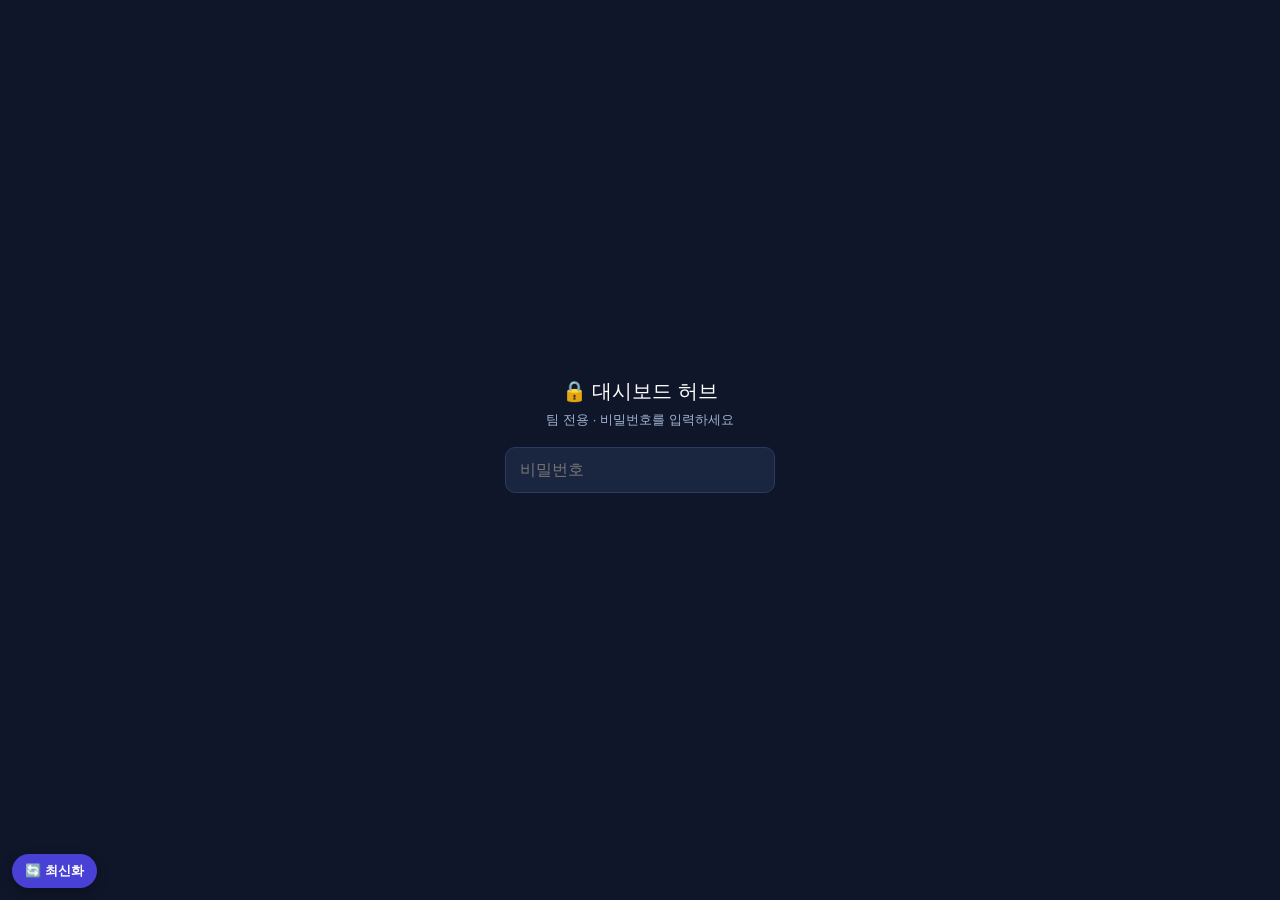
<file: index.html>
<!DOCTYPE html><html lang="ko"><head><meta charset="utf-8"><meta name="viewport" content="width=device-width,initial-scale=1"><title>대시보드 허브</title><!--PWA--><link rel="manifest" href="/dash/pwa/hub/manifest.json"><meta name="theme-color" content="#4f46e5"><meta name="mobile-web-app-capable" content="yes"><meta name="apple-mobile-web-app-capable" content="yes"><meta name="apple-mobile-web-app-status-bar-style" content="black-translucent"><meta name="apple-mobile-web-app-title" content="허브"><link rel="apple-touch-icon" href="/dash/pwa/hub/icon180.png"></head><body style="margin:0;font-family:'Malgun Gothic',sans-serif;background:#0f1629;min-height:100vh">
<div id="pwgate" style="position:fixed;inset:0;background:#0f1629;display:flex;align-items:center;justify-content:center;z-index:99999;flex-direction:column;font-family:'Malgun Gothic',sans-serif">
  <div style="color:#fff;font-size:20px;margin-bottom:6px">🔒 대시보드 허브</div>
  <div style="color:#9fb3d1;font-size:13px;margin-bottom:18px">팀 전용 · 비밀번호를 입력하세요</div>
  <input id="pwin" type="password" autocomplete="off" style="padding:13px 14px;font-size:16px;border-radius:10px;border:1px solid #2a3b5e;width:240px;background:#1a2540;color:#fff;outline:none" placeholder="비밀번호">
  <div id="pwerr" style="color:#f87171;margin-top:12px;height:18px;font-size:13px"></div>
</div>
<script>
(function(){
  var PW="5생활관!";
  var g=document.getElementById('pwgate');
  if(sessionStorage.getItem('cdash_ok')==='1'){g.style.display='none';return;}
  document.body.style.overflow='hidden';
  function ok(){sessionStorage.setItem('cdash_ok','1');g.style.display='none';document.body.style.overflow='';}
  function check(){var v=document.getElementById('pwin').value;if(v===PW){ok();}else{document.getElementById('pwerr').textContent='비밀번호가 틀렸습니다';}}
  var i=document.getElementById('pwin');
  i.addEventListener('keydown',function(e){if(e.key==='Enter')check();});
  setTimeout(function(){i.focus();},100);
})();
</script>

<div style="max-width:560px;margin:0 auto;padding:48px 20px;color:#fff">
  <div style="font-size:24px;font-weight:700;margin-bottom:6px">🗂️ 대시보드</div>
  <div style="color:#9fb3d1;font-size:14px;margin-bottom:28px">팀 전용 · 아래에서 선택하세요</div>
  <a href="consult.html" style="display:block;background:#1a2540;border:1px solid #2a3b5e;border-radius:14px;padding:20px;margin-bottom:14px;text-decoration:none;color:#fff"><div style="font-size:18px;font-weight:600">💼 컨설팅 대시보드</div><div style="color:#9fb3d1;font-size:13px;margin-top:4px">정책자금·보험·세무 CRM</div></a>
  <a href="status.html" style="display:block;background:#1a2540;border:1px solid #2a3b5e;border-radius:14px;padding:20px;margin-bottom:14px;text-decoration:none;color:#fff"><div style="font-size:18px;font-weight:600">📊 T봇 현황판</div><div style="color:#9fb3d1;font-size:13px;margin-top:4px">직원 가동·실측 현황</div></a>
  <a href="dash.html" style="display:block;background:#1a2540;border:1px solid #2a3b5e;border-radius:14px;padding:20px;text-decoration:none;color:#fff"><div style="font-size:18px;font-weight:600">📦 위탁 대시보드 (통합)</div><div style="color:#9fb3d1;font-size:13px;margin-top:4px">키 하나로 사장님/대행자 화면 자동 구분</div></a>
</div><!-- DASH_AUTOFRESH v1 -->
<button id="dashRefreshBtn" title="최신화" onclick="dashForceRefresh()" style="position:fixed;left:12px;bottom:12px;z-index:99999;border:none;background:rgba(79,70,229,.92);color:#fff;border-radius:20px;padding:8px 13px;font-size:13px;font-weight:800;box-shadow:0 4px 12px rgba(0,0,0,.28);cursor:pointer;font-family:'Malgun Gothic',sans-serif">🔄 최신화</button>
<script>window.__DASHVER__="2026-07-15 17:02";</script><div id="dashVerBadge" title="배포 버전 — 이 시각 이후가 최신" style="position:fixed;left:12px;bottom:54px;z-index:99998;background:rgba(17,24,39,.80);color:#c7d2fe;border-radius:13px;padding:4px 10px;font-size:11px;font-weight:700;letter-spacing:.2px;box-shadow:0 3px 9px rgba(0,0,0,.22);font-family:'Malgun Gothic',sans-serif;pointer-events:none">v2026-07-15 17:02</div><script>try{if(window.__SYNC__)document.getElementById("dashVerBadge").textContent="v"+window.__SYNC__;}catch(e){}</script>
<script>
function dashForceRefresh(){
  try{
    if('serviceWorker' in navigator){ navigator.serviceWorker.getRegistrations().then(function(rs){rs.forEach(function(r){r.unregister();});}); }
    if(window.caches && caches.keys){ caches.keys().then(function(ks){ks.forEach(function(k){caches.delete(k);});}); }
  }catch(e){}
  setTimeout(function(){ location.replace(location.pathname+'?_r='+Date.now()); }, 250);
}
(function(){
  try{
    fetch(location.pathname,{method:'HEAD',cache:'no-store'}).then(function(r){
      var tag=r.headers.get('ETag')||r.headers.get('Last-Modified'); if(!tag) return;
      var key='dashver:'+location.pathname, prev=localStorage.getItem(key);
      localStorage.setItem(key,tag);
      if(prev && prev!==tag && location.search.indexOf('_r=')===-1){
        location.replace(location.pathname+'?_r='+Date.now());
      }
    }).catch(function(){});
  }catch(e){}
})();
</script>
</body></html>
</file>
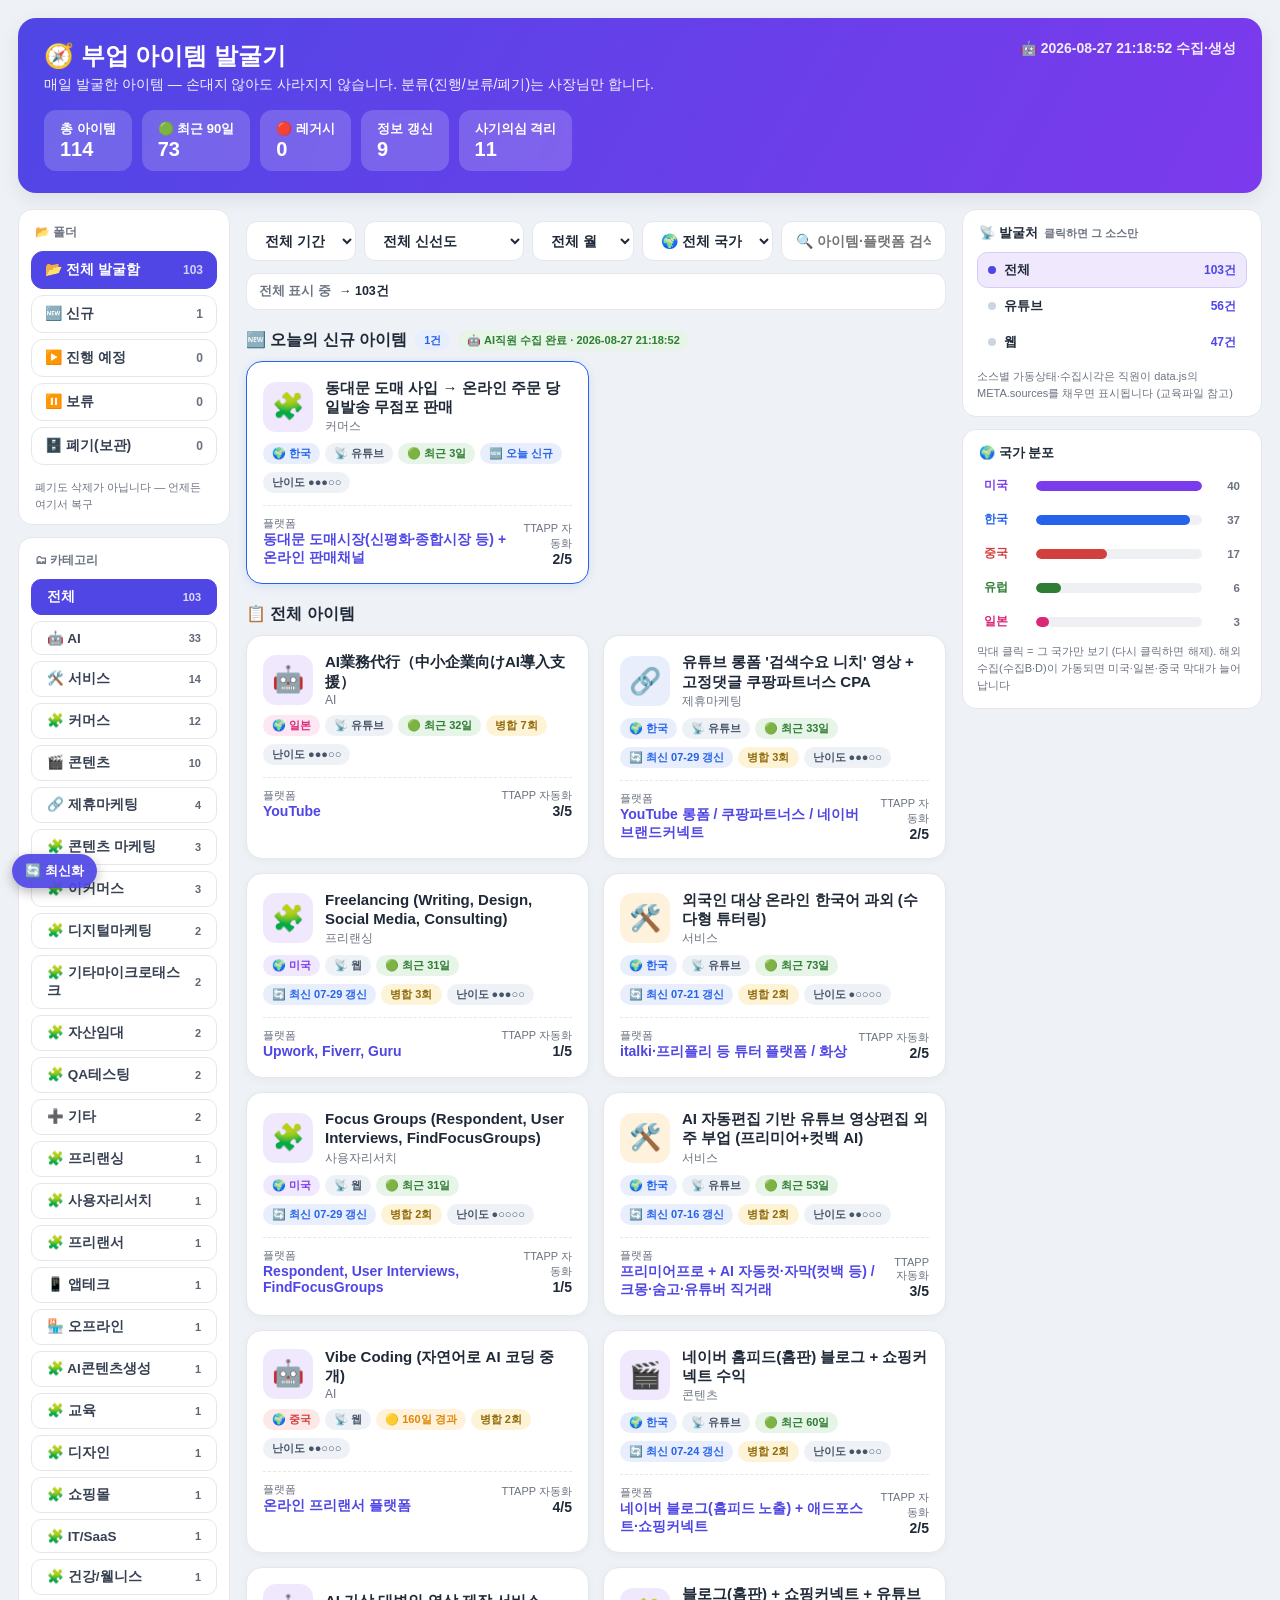
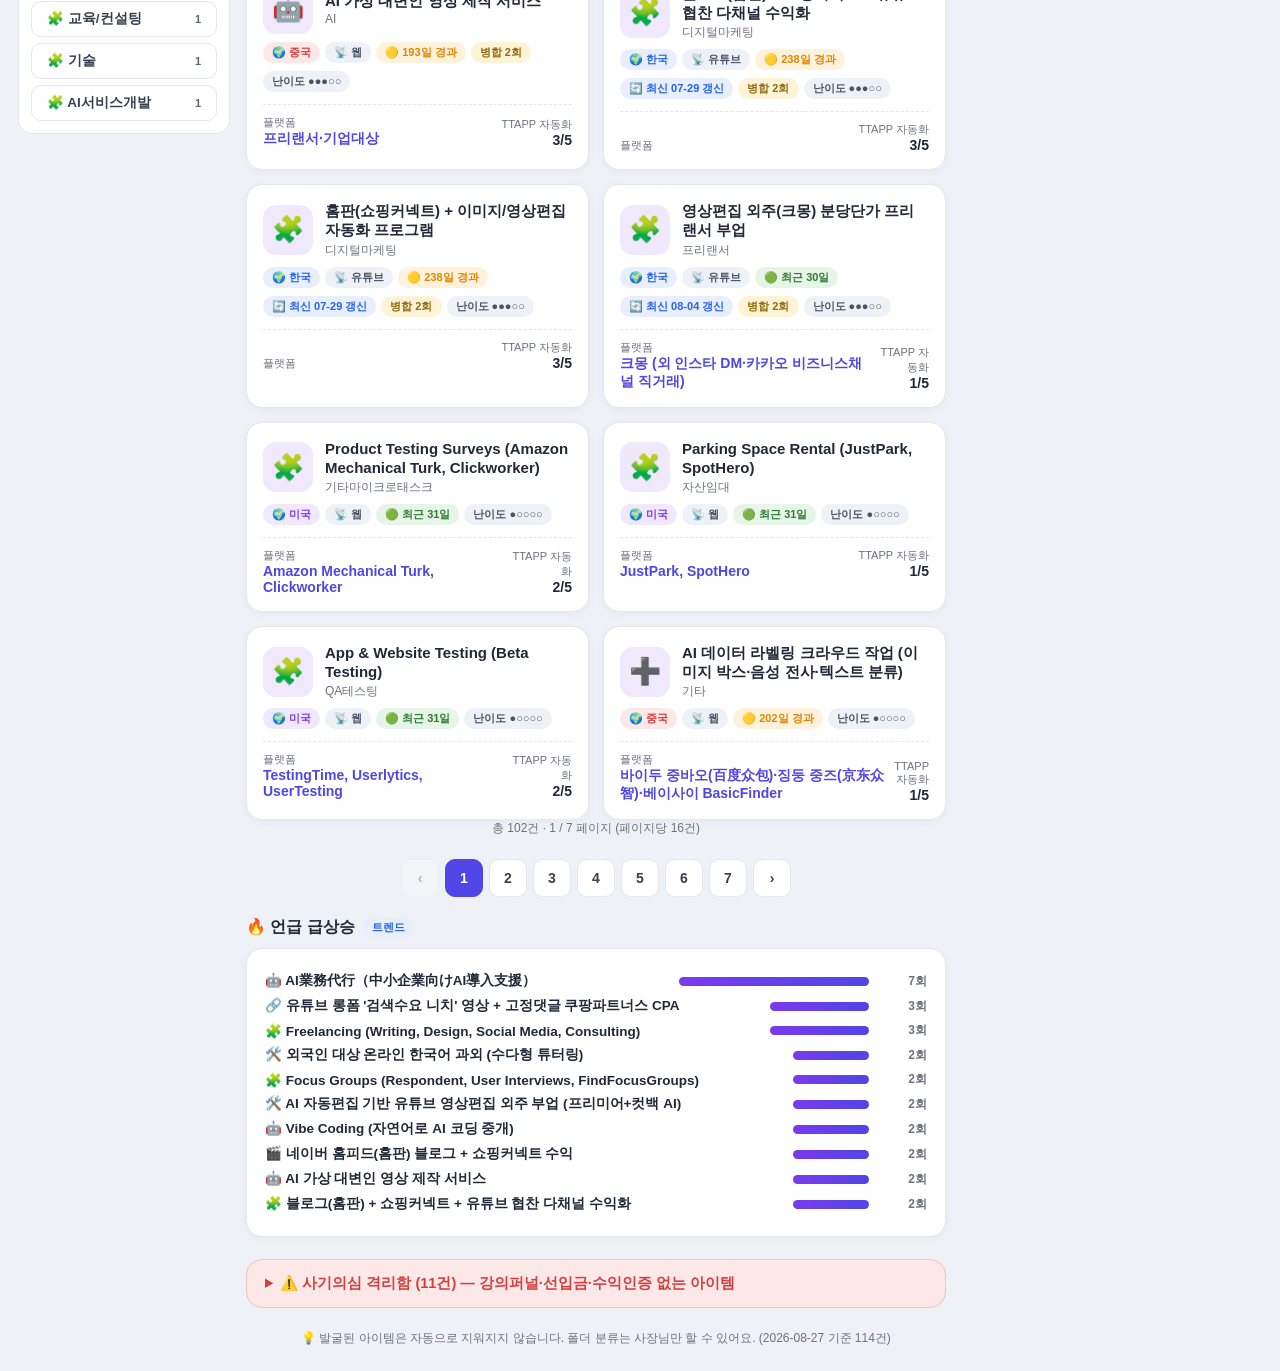
<file: hustle.html>
<!DOCTYPE html>
<html lang="ko">
<head>
<meta charset="UTF-8">
<meta name="viewport" content="width=device-width, initial-scale=1.0">
<title>부업 아이템 발굴기</title><!--PWA--><link rel="manifest" href="/dash/pwa/hustle/manifest.json"><meta name="theme-color" content="#6d5ef0"><meta name="mobile-web-app-capable" content="yes"><meta name="apple-mobile-web-app-capable" content="yes"><meta name="apple-mobile-web-app-status-bar-style" content="black-translucent"><meta name="apple-mobile-web-app-title" content="부업"><link rel="apple-touch-icon" href="/dash/pwa/hustle/icon180.png">
<meta http-equiv="Cache-Control" content="no-cache, no-store, must-revalidate"><meta http-equiv="Pragma" content="no-cache"><meta name="app-build" content="20260827211855">
<script>(function(){var B=(document.querySelector('meta[name=app-build]')||{}).content;function c(){fetch(location.pathname+'?_c='+Date.now(),{cache:'no-store'}).then(function(r){return r.text()}).then(function(t){var m=t.match(/name="app-build" content="([^"]+)"/);if(m&&m[1]&&m[1]!=B){location.replace(location.pathname+'?v='+encodeURIComponent(m[1]))}}).catch(function(){})}setTimeout(c,700);document.addEventListener('visibilitychange',function(){if(!document.hidden)c()})})();</script>
<style>
  :root{
    --bg:#eef1f6; --card:#fff; --ink:#1f2937; --sub:#6b7280; --line:#e5e7eb;
    --green:#2e7d32; --green-bg:#e7f4e8; --orange:#e08600; --orange-bg:#fff2dd;
    --blue:#2563eb; --blue-bg:#e8eefc; --red:#d23f3f; --red-bg:#fde8e8;
    --purple:#7c3aed; --purple-bg:#f0e9fe; --accent:#4f46e5;
  }
  *{box-sizing:border-box;margin:0;padding:0}
  html{overflow-x:hidden}
  body{font-family:'Pretendard','Malgun Gothic',-apple-system,sans-serif;background:var(--bg);color:var(--ink);padding:18px;max-width:1720px;margin:0 auto;overflow-x:hidden}
  /* ── 3단 레이아웃: 좌 필터레일 / 중앙 / 우 발굴처 ── */
  .layout{display:grid;grid-template-columns:212px minmax(0,1fr) 300px;gap:16px;align-items:start;margin-top:16px}
  .rail{position:sticky;top:12px}
  .railsec{background:#fff;border:1px solid var(--line);border-radius:14px;padding:12px;margin-bottom:12px}
  .railsec h4{font-size:12px;color:var(--sub);font-weight:800;margin:2px 4px 10px}
  .vlist{display:flex;flex-direction:column;gap:6px}
  .rail .fold{width:100%;display:flex;justify-content:space-between;align-items:center;padding:9px 13px;margin:0}
  .rail .catchip{width:100%;text-align:left;border-radius:10px;display:flex;justify-content:space-between;align-items:center}
  .rail .foldnote{display:block;margin:8px 4px 0;font-size:11px;line-height:1.5}
  /* 우측 발굴처 패널 */
  .spanel{position:sticky;top:12px}
  .ssec{background:#fff;border:1px solid var(--line);border-radius:14px;padding:14px;margin-bottom:12px}
  .ssec h4{font-size:13px;font-weight:800;margin:0 2px 10px;display:flex;align-items:center;gap:6px}
  .srow{display:flex;align-items:center;gap:8px;padding:8px 10px;border-radius:10px;cursor:pointer;border:1px solid transparent}
  .srow:hover{background:#f7f8fa}
  .srow.on{background:var(--purple-bg);border-color:#d6ccfb}
  .srow .sdot{width:8px;height:8px;border-radius:50%;flex:none}
  .srow .sn{flex:1;font-size:13px;font-weight:700}
  .srow .sc{font-size:12px;font-weight:800;color:var(--accent)}
  .srow .st{font-size:10px;color:var(--sub);width:100%;margin-left:16px;margin-top:-2px}
  .cbarrow{display:flex;align-items:center;gap:8px;margin:7px 0}
  .cbarrow .cl{width:44px;font-size:12px;font-weight:800}
  .cbarrow .ctrack{flex:1;height:10px;background:#eef0f4;border-radius:6px;overflow:hidden}
  .cbarrow .cfill{height:100%;border-radius:6px}
  .cbarrow .cv{width:30px;text-align:right;font-size:11.5px;font-weight:800;color:var(--sub)}
  .snote{font-size:11px;color:var(--sub);line-height:1.55;margin-top:8px}
  /* 잘림방지: 값·안내문 줄바꿈 + flex 넘침 제거 */
  .plat,.vmeta .v,.snote,#foot,.foldnote,.st,.sn,.si{overflow-wrap:anywhere;word-break:break-word;white-space:normal;min-width:0}
  .spanel,#spanel,.ssec,.railsec,.srow,.vcard,.vmeta,.controls{min-width:0;max-width:100%;box-sizing:border-box}
  .vmeta .v.plat{text-align:left}
  .cbarrow{cursor:pointer;border-radius:8px;padding:4px 6px;border:1px solid transparent}
  .cbarrow:hover{background:#f7f8fa}
  .cbarrow.on{background:var(--purple-bg);border-color:#d6ccfb}
  /* 현재 필터 요약줄 */
  .fbar{display:flex;align-items:center;gap:8px;flex-wrap:wrap;background:#fff;border:1px solid var(--line);border-radius:12px;padding:9px 12px;margin-bottom:12px;font-size:12.5px;color:var(--sub);font-weight:700}
  .fbar .fchip{background:var(--purple-bg);color:var(--accent);border-radius:20px;padding:4px 11px;font-weight:800;font-size:12px}
  .fbar .fcnt{color:var(--ink);font-weight:800}
  .fbar .rst{margin-left:auto;border:none;background:#eef0f3;color:var(--sub);border-radius:9px;padding:6px 12px;font-weight:800;cursor:pointer;font-family:inherit;font-size:12px}
  .fbar .rst:hover{background:var(--red-bg);color:var(--red)}
  /* 국가 칩 */
  .cc{display:inline-block;font-size:11px;font-weight:800;padding:3px 9px;border-radius:20px;margin:8px 5px 0 0}
  .hero{background:linear-gradient(120deg,#4f46e5,#7c3aed);color:#fff;border-radius:18px;padding:22px 26px;box-shadow:0 6px 20px rgba(0,0,0,.08)}
  .hero h1{font-size:24px;font-weight:800}
  .hero .date{float:right;font-size:14px;opacity:.9;font-weight:600}
  .hero p{margin-top:4px;font-size:14px;opacity:.92}
  .chips{margin-top:16px;display:flex;gap:10px;flex-wrap:wrap}
  .chip{background:rgba(255,255,255,.18);backdrop-filter:blur(4px);border-radius:12px;padding:10px 16px;font-size:13px;font-weight:600}
  .chip b{font-size:20px;display:block;font-weight:800}
  /* 폴더 탭 */
  .foldbar{display:flex;gap:8px;margin:18px 0 4px;flex-wrap:wrap;align-items:center}
  .fold{border:1.5px solid var(--line);background:#fff;border-radius:12px;padding:10px 16px;font-size:14px;font-weight:800;color:#374151;cursor:pointer;transition:.15s}
  .fold:hover{border-color:var(--accent);color:var(--accent)}
  .fold.on{background:var(--accent);border-color:var(--accent);color:#fff}
  .fold .cnt{margin-left:6px;font-size:12px;opacity:.75}
  .fold.f-go.on{background:var(--green);border-color:var(--green)}
  .fold.f-hold.on{background:var(--orange);border-color:var(--orange)}
  .fold.f-drop.on{background:#6b7280;border-color:#6b7280}
  .foldnote{font-size:12px;color:var(--sub);margin-left:4px}
  .controls{display:flex;gap:8px;margin:12px 0;flex-wrap:wrap}
  .controls select,.search{border:1.5px solid var(--line);border-radius:11px;padding:10px 14px;font-size:14px;outline:none;background:#fff;font-weight:600;color:var(--ink)}
  .search{flex:1;min-width:160px}
  .catbar{display:flex;flex-wrap:wrap;gap:8px;margin-bottom:16px}
  .catchip{border:1.5px solid var(--line);background:#fff;border-radius:999px;padding:8px 15px;font-size:13.5px;font-weight:700;color:#374151;cursor:pointer;transition:.15s}
  .catchip:hover{border-color:var(--accent);color:var(--accent)}
  .catchip.on{background:var(--accent);border-color:var(--accent);color:#fff}
  .catchip .cnt{display:inline-block;margin-left:5px;font-size:11px;font-weight:700;opacity:.8}
  .sect{margin:20px 0 10px;font-size:16px;font-weight:800;display:flex;align-items:center;gap:8px}
  .sect .tag{font-size:11px;font-weight:700;background:var(--blue-bg);color:var(--blue);padding:3px 9px;border-radius:20px}
  .grid{display:grid;grid-template-columns:repeat(auto-fill,minmax(240px,1fr));gap:14px}
  .vcard{background:var(--card);border-radius:16px;padding:16px;cursor:pointer;border:1px solid var(--line);transition:.15s;box-shadow:0 2px 8px rgba(0,0,0,.04);position:relative}
  .vcard:hover{transform:translateY(-3px);box-shadow:0 10px 22px rgba(0,0,0,.10);border-color:var(--accent)}
  .vcard.new{border-color:var(--blue);box-shadow:0 2px 10px rgba(37,99,235,.12)}
  .vcard.dim{opacity:.55}
  .vtop{display:flex;align-items:center;gap:12px}
  .avatar{width:50px;height:50px;border-radius:13px;display:flex;align-items:center;justify-content:center;font-size:26px;background:var(--purple-bg);flex:none}
  .vname{font-weight:800;font-size:15px;line-height:1.28}
  .vcat{font-size:12px;color:var(--sub);margin-top:2px}
  .badge{display:inline-block;font-size:11px;font-weight:700;padding:3px 9px;border-radius:20px;margin:8px 5px 0 0}
  .b-ok{background:var(--green-bg);color:var(--green)} .b-check{background:var(--orange-bg);color:var(--orange)}
  .b-new{background:var(--blue-bg);color:var(--blue)} .b-no{background:var(--red-bg);color:var(--red)}
  .b-diff{background:#eef2f7;color:#475569}
  .b-upd{background:var(--blue-bg);color:var(--blue)}
  .b-merge{background:#fdf3d7;color:#926b0a}
  .b-go{background:var(--green-bg);color:var(--green)} .b-hold{background:var(--orange-bg);color:var(--orange)} .b-drop{background:#eef0f3;color:#6b7280}
  .vmeta{margin-top:12px;display:flex;justify-content:space-between;align-items:flex-end;border-top:1px dashed var(--line);padding-top:10px}
  .vmeta .k{font-size:11px;color:var(--sub)} .vmeta .v{font-weight:800;font-size:14px}
  .plat{color:var(--accent)}
  /* 페이지네이션 */
  .pager{display:flex;gap:6px;justify-content:center;margin:22px 0 8px;flex-wrap:wrap}
  .pg{min-width:38px;height:38px;border:1.5px solid var(--line);background:#fff;border-radius:10px;font-size:14px;font-weight:800;color:#374151;cursor:pointer;padding:0 10px}
  .pg:hover{border-color:var(--accent);color:var(--accent)}
  .pg.on{background:var(--accent);border-color:var(--accent);color:#fff}
  .pg:disabled{opacity:.35;cursor:default}
  .pginfo{font-size:12px;color:var(--sub);text-align:center;margin-bottom:8px}
  /* trend */
  .trend{background:#fff;border:1px solid var(--line);border-radius:16px;padding:16px 18px;box-shadow:0 2px 8px rgba(0,0,0,.04)}
  .trow{display:flex;align-items:center;gap:10px;margin:7px 0}
  .trow .tn{flex:1;font-size:13.5px;font-weight:700}
  .tbar{height:9px;border-radius:6px;background:linear-gradient(90deg,#7c3aed,#4f46e5)}
  .trow .tc{font-size:12px;color:var(--sub);font-weight:700;width:48px;text-align:right}
  /* scam */
  .scam{margin-top:22px;border:1.5px solid #f3c2c2;background:var(--red-bg);border-radius:16px;padding:14px 18px}
  .scam summary{font-weight:800;color:var(--red);cursor:pointer;font-size:14.5px}
  .scam .si{background:#fff;border-radius:10px;padding:10px 13px;margin-top:10px;font-size:13px}
  .scam .si b{color:var(--red)}
  /* modal */
  .overlay{position:fixed;inset:0;background:rgba(17,24,39,.55);display:none;align-items:flex-start;justify-content:center;padding:30px 14px;overflow:auto;z-index:50}
  .overlay.on{display:flex}
  .modal{background:#fff;border-radius:20px;width:100%;max-width:760px;padding:24px;box-shadow:0 20px 60px rgba(0,0,0,.3)}
  .mhead{display:flex;align-items:center;gap:14px;border-bottom:2px solid var(--line);padding-bottom:16px}
  .mhead .avatar{width:60px;height:60px;font-size:32px}
  .mhead h2{font-size:20px;font-weight:800;line-height:1.3}
  .close{margin-left:auto;background:#f3f4f6;border:none;border-radius:10px;width:38px;height:38px;font-size:18px;cursor:pointer;flex:none}
  .msub{font-size:12px;font-weight:800;color:var(--accent);margin:16px 0 8px}
  .drow{display:flex;flex-wrap:wrap;gap:10px;margin:6px 0 4px}
  .di{background:#f7f8fa;border-radius:10px;padding:9px 13px;font-size:13px;font-weight:700}
  .di span{color:var(--sub);font-weight:500;margin-right:6px}
  /* 지표 바 */
  .mbars{margin:6px 0 2px}
  .mbar{display:flex;align-items:center;gap:10px;margin:8px 0}
  .mbar .bl{width:120px;font-size:12.5px;color:var(--sub);font-weight:700}
  .mbar .btrack{flex:1;height:12px;background:#eef0f4;border-radius:7px;overflow:hidden}
  .mbar .bfill{height:100%;border-radius:7px}
  .mbar .bv{width:110px;font-size:12px;font-weight:800;text-align:right}
  /* 출처 */
  .srcs a{display:flex;align-items:center;gap:10px;background:#f7f8fa;border-radius:10px;padding:10px 13px;margin:6px 0;font-size:13px;color:var(--ink);text-decoration:none;font-weight:600}
  .srcs a:hover{background:var(--blue-bg)}
  .srcs .pill{font-size:10.5px;font-weight:800;background:var(--purple-bg);color:var(--purple);border-radius:20px;padding:3px 9px;flex:none}
  .srcs .u{color:var(--blue);font-size:11.5px;word-break:break-all}
  .hist{background:#f7f8fa;border-radius:10px;padding:10px 13px;font-size:12.5px;color:var(--sub);margin-top:4px}
  /* 폴더 버튼 */
  .fbtns{display:flex;gap:10px;margin-top:16px;flex-wrap:wrap;align-items:center}
  .fbtn{border:none;border-radius:11px;padding:12px 20px;font-size:14px;font-weight:800;cursor:pointer;font-family:inherit}
  .fb-go{background:var(--green-bg);color:var(--green)} .fb-hold{background:var(--orange-bg);color:var(--orange)} .fb-drop{background:#eef0f3;color:#6b7280}
  .fbtn.sel{outline:3px solid currentColor}
  .fb-clear{background:none;color:var(--sub);text-decoration:underline;font-size:12px}
  .fnote{font-size:11.5px;color:var(--sub);margin-top:8px}
  .foot{text-align:center;color:var(--sub);font-size:12px;margin:22px 0 6px}
  /* ── 반응형: 태블릿 이하 1단 (레일→가로 칩, 발굴처→하단) ── */
  @media(max-width:1150px){
    .layout{grid-template-columns:minmax(0,1fr);gap:10px}.rail,.spanel{min-width:0;max-width:100%}
    .rail,.spanel{position:static}
    .railsec{margin-bottom:8px;padding:10px}
    .vlist{flex-direction:row;flex-wrap:nowrap;overflow-x:auto;gap:8px;padding-bottom:4px;-webkit-overflow-scrolling:touch}
    .rail .fold,.rail .catchip{width:auto;white-space:nowrap;flex:none}
    .rail .foldnote{display:none}
    .spanel{order:3}
    .ssec{margin-bottom:8px}
  }
  /* ── 폰 세로 (≤760px): 필터 컨트롤 세로 스택 + 넘침 제거 ── */
  @media(max-width:760px){
    body{padding:12px}
    .controls{gap:8px}
    .controls select,.search{width:100%;min-width:0;flex:1 1 100%}
    .fbar{font-size:12px}
    .grid{grid-template-columns:1fr 1fr;gap:10px}
    .trend,.card,.railsec,.ssec{max-width:100%}
    .trow .tn{font-size:12.5px}
    .tbar{max-width:40vw}
  }
  @media(max-width:520px){
    body{padding:10px}
    .hero{padding:16px 18px;border-radius:14px}
    .hero h1{font-size:20px}.hero .date{float:none;display:block;margin-bottom:6px;font-size:12px}
    .chips{gap:6px}.chip{padding:8px 12px;font-size:12px}.chip b{font-size:16px}
    .controls select,.search{padding:10px 11px;font-size:13px}
    .grid{grid-template-columns:1fr;gap:10px}
    .grid>*,.card{min-width:0;max-width:100%}
    .vcard{padding:12px}.vname{font-size:13.5px}.avatar{width:40px;height:40px;font-size:20px;border-radius:10px}
    .badge,.cc{font-size:10px;padding:2px 7px}
    .vmeta .v{font-size:12.5px}
    .pg{min-width:34px;height:34px;font-size:13px}
    .modal{padding:16px;border-radius:16px}
    .mbar .bl{width:86px}.mbar .bv{width:80px}
    .fbtns .fbtn{padding:11px 14px;font-size:13px;flex:1}
    .cc{margin-top:6px}
  }
  @media(max-width:400px){.grid{grid-template-columns:1fr}}
</style>
</head>
<body>
  <div class="hero">
    <span class="date" id="date"></span>
    <h1>🧭 부업 아이템 발굴기</h1>
    <p>매일 발굴한 아이템 — 손대지 않아도 사라지지 않습니다. 분류(진행/보류/폐기)는 사장님만 합니다.</p>
    <div class="chips" id="chips"></div>
  </div>

  <div class="layout">

  <aside class="rail">
    <div class="railsec"><h4>📂 폴더</h4><div class="vlist" id="foldbar"></div></div>
    <div class="railsec"><h4>🗂 카테고리</h4><div class="vlist" id="catbar"></div></div>
  </aside>

  <main style="min-width:0">
  <div class="controls">
    <select id="period" onchange="resetPg()">
      <option value="all">전체 기간</option>
      <option value="today">오늘 신규</option>
      <option value="week">이번 주</option>
      <option value="month">이번 달</option>
    </select>
    <select id="fresh" onchange="resetPg()">
      <option value="all">전체 신선도</option>
      <option value="fresh">🟢 최근 90일</option>
      <option value="stale">🟡 오래됨(90일+)</option>
      <option value="legacy">🔴 레거시(2025)</option>
      <option value="unknown">⚪ 게시일 미확인</option>
    </select>
    <select id="mon" onchange="resetPg()"></select>
    <select id="ccsel" onchange="curCC=this.value;resetPg()"></select>
    <input class="search" id="search" placeholder="🔍 아이템·플랫폼 검색" oninput="resetPg()">
  </div>

  <div class="fbar" id="fbar"></div>
  <div id="newsect"></div>
  <div id="view"></div>
  <div class="pginfo" id="pginfo"></div>
  <div class="pager" id="pager"></div>

  <div class="sect" id="trendhd" style="display:none">🔥 언급 급상승 <span class="tag">트렌드</span></div>
  <div class="trend" id="trend" style="display:none"></div>

  <div id="scamwrap"></div>

  <div class="foot" id="foot"></div>
  </main>

  <aside class="spanel" id="spanel"></aside>

  </div>

  <div class="overlay" id="overlay" onclick="if(event.target===this)closeModal()">
    <div class="modal" id="modal"></div>
  </div>

<script>
// 부업 아이템 발굴기 — 대시보드 데이터 (build_dashboard.py 자동생성, 직접편집 금지)
window.META = {"updated": "2026-08-27", "total": 112, "rejected": 2, "totalRows": 114, "newToday": 2, "byCat": {"서비스": 14, "AI": 31, "앱테크": 1, "커머스": 12, "콘텐츠": 10, "제휴마케팅": 4, "오프라인": 1, "기술": 1, "이커머스": 3, "기타마이크로태스크": 2, "사용자리서치": 1, "자산임대": 2, "QA테스팅": 2, "프리랜싱": 1, "AI콘텐츠생성": 1, "AI서비스개발": 1, "디지털마케팅": 2, "교육": 1, "디자인": 1, "기타": 2, "쇼핑몰": 1, "프리랜서": 1, "IT/SaaS": 1, "건강/웰니스": 1, "콘텐츠 마케팅": 3, "교육/컨설팅": 1}, "builtAt": "2026-08-27 21:18:52"};
window.ITEMS = [
  {"id": "IT0075", "name": "AI業務代行（中小企業向けAI導入支援）", "cat": "AI", "country": "JP", "platform": "YouTube", "model": "プロジェクト単価 / 月額サポート", "cost": "小額（AI基本プラン）", "diff": 3, "ttapp": 3, "mentions": 7, "firstSeen": "20260730", "lastSeen": "20260730", "urls": ["https://www.youtube.com/watch?v=jsFZuWYjqAU"], "scam": false, "score": "", "status": "후보", "desc": "中小企業がAI導入時に困る初期設定や運用をサポート。ChatGPT/Claudeの活用指導が主。既存オンライン秘書より専門性が低いが、AI活用スキルは差別化要因。需要増加中。", "foundAt": "2026-07-30 05:08", "pubDate": "20260726", "ver": 7},
  {"id": "IT0053", "name": "유튜브 롱폼 '검색수요 니치' 영상 + 고정댓글 쿠팡파트너스 CPA", "cat": "제휴마케팅", "country": "KR", "platform": "YouTube 롱폼 / 쿠팡파트너스 / 네이버 브랜드커넥트", "model": "제휴 수수료(CPA/CPS) — 채널 주장: 2024년 4월 라벨프린터 소개영상 1건으로 쿠팡파트너스 약 20만원, 별건 약 2만원. 조회수 수익이 아니라 고정댓글 링크 수익이라 수익창출 조건 미달 채널도 가능하다고 설명. 수치는 채널 정산화면 인증분이며 제3자 검증 없음", "cost": "0원(스마트폰 촬영·OBS 무료) + 영상편집기 필모라 구독(선택)", "diff": 3, "ttapp": 2, "mentions": 3, "firstSeen": "20260726", "lastSeen": "20260729", "urls": ["https://www.youtube.com/watch?v=q2a99o9adhY"], "scam": false, "score": "", "status": "후보", "desc": "①핵심 논리는 '알고리즘 추천'이 아니라 '검색 수요'를 노린다는 것 — 화자는 자기 영상 유입의 70%가 유튜브 검색탭에서 왔다는 애널리틱스 화면을 근거로, 수요는 있는데 제대로 된 콘텐츠가 없는 니치(예: 쿠팡 납품용 바코드/라벨 프린터)를 고르면 영상 퀄리티가 낮아도 검색으로 유입된다고 설명한다. ②수익은 조회수가 아니라 고정댓글 제휴링크에서 나오며, 쿠팡은 클릭 후 구매자가 다른 상품(장롱·서랍장 등)을 사도 수수료가 잡히는 구조라 실제 정산내역이 소개상품과 무관한 품목으로 채워졌다고 화면으로 보여준다. '유료광고 포함'·수수료 지급 문구를 정석대로 붙이라고 명시. ③실행 스텝은 아이템 선정(네이버 브랜드커넥트에서 할인코드 검색 → 타 쇼핑몰 최저가와 비교해 가격우위 확인) → 실사촬영/OBS 화면녹화 → 편집 → GPT로 SEO 설명·썸네일 생성 → 주 1회 발행. 채널이 밝힌 금액은 월 수십만원대 소액·축적형이며 '단기 고수익' 근거는 영상에 없음. 우리 자산 기준으로는 핫딜연합·이브차콜의 니치 소모품을 검색수요형 롱폼으로 푸는 판매 유입경로로 참고 가치가 있음.", "foundAt": "2026-07-26 16:48", "pubDate": "20260725", "ver": 3},
  {"id": "IT0058", "name": "Freelancing (Writing, Design, Social Media, Consulting)", "cat": "프리랜싱", "country": "USA", "platform": "Upwork, Fiverr, Guru", "model": "Project/hourly", "cost": "0", "diff": 3, "ttapp": 1, "mentions": 3, "firstSeen": "20260727", "lastSeen": "20260729", "urls": ["https://www.acorns.com/learn/earning/side-hustles/"], "scam": false, "score": "", "status": "후보", "desc": "저술·디자인·SNS·마케팅·개발·컨설팅 프리랜싱. 2026년 Forbes 최우선 선정, 숙련자는 월 1,000-10,000달러 이상 가능.", "foundAt": "2026-07-27 21:04", "pubDate": "20260727", "ver": 3},
  {"id": "IT0026", "name": "외국인 대상 온라인 한국어 과외 (수다형 튜터링)", "cat": "서비스", "country": "KR", "platform": "italki·프리플리 등 튜터 플랫폼 / 화상", "model": "외국인 학생 한국어 회화 과외 시급", "cost": "0(집에서 화상)", "diff": 1, "ttapp": 2, "mentions": 2, "firstSeen": "20260711", "lastSeen": "20260721", "urls": ["https://www.youtube.com/watch?v=srf2opzNg5E"], "scam": false, "score": "", "status": "후보", "desc": "①외국인에게 한국어를 '가르친다'기보다 한국어로 수다를 떨어주는 회화 과외로, 50분 세션에 $40(약 6만원) 시급을 받는다(70세 튜터도 인기, 누적 1억+ 수익 사례) ②집에서 화상으로 앉아 대화만 하면 되고 재고·이동이 없는 순수 서비스업 ③한류로 한국어 학습 수요가 큰 해외 학생이 타깃—우리 인플루언서·라방 자산으로 튜터 모객·매칭을 붙일 여지가 있다", "foundAt": "2026-07-11 16:00", "pubDate": "20260615", "ver": 2},
  {"id": "IT0055", "name": "Focus Groups (Respondent, User Interviews, FindFocusGroups)", "cat": "사용자리서치", "country": "USA", "platform": "Respondent, User Interviews, FindFocusGroups", "model": "Per-session payment", "cost": "0", "diff": 1, "ttapp": 1, "mentions": 2, "firstSeen": "20260727", "lastSeen": "20260729", "urls": ["https://www.nerdwallet.com/finance/learn/how-to-make-money"], "scam": false, "score": "", "status": "후보", "desc": "제품 테스트 포커스 그룹 1-2시간 참여로 75-200달러 획득. 평균 시급 37-100달러 수준.", "foundAt": "2026-07-27 21:04", "pubDate": "20260727", "ver": 2},
  {"id": "IT0034", "name": "AI 자동편집 기반 유튜브 영상편집 외주 부업 (프리미어+컷백 AI)", "cat": "서비스", "country": "KR", "platform": "프리미어프로 + AI 자동컷·자막(컷백 등) / 크몽·숨고·유튜버 직거래", "model": "편당 외주비 — 채널 제시 사례 월 417만원·3개월 600만원(개인차 큼)", "cost": "월 소액(프리미어 구독 ~2.4만원 + AI툴)", "diff": 2, "ttapp": 3, "mentions": 2, "firstSeen": "20260715", "lastSeen": "20260716", "urls": ["https://www.youtube.com/watch?v=bnVvbVGwIKM"], "scam": false, "score": "", "status": "후보", "desc": "①유튜브 채널 수가 계속 늘어 편집 외주 수요는 폭발하는데 '편집=어렵다'는 인식 때문에 공급이 적은 틈을 노린 대행 부업. AI 자동컷·자막(컷백)이 노가다 구간(무음 컷·자막 타이핑)을 대신해 40~70대도 진입한다는 게 핵심 주장 ②실행: 프리미어 기본기+무료 템플릿(수천 개) 재활용→AI로 1차 컷·자막→마감만 사람이 손봄→크몽·숨고·유튜버 직거래로 편당 수주 ③우리 라방·쇼츠 제작 라인과 직결되고, T봇으로 수주·납품·피드백 루프를 표준화하면 다건 병행 가능. ⚠️[검증필요] 출처가 유튜브 교육업체 대표 인터뷰라 수강생 사례 위주 — 제시 수익(417만·600만)은 채널 주장이며 실측 아님. 출처 유튜브 2026-07-05 [실측 게시일]", "foundAt": "2026-07-15 21:18", "pubDate": "20260705", "ver": 2},
  {"id": "IT0041", "name": "Vibe Coding (자연어로 AI 코딩 중개)", "cat": "AI", "country": "CN", "platform": "온라인 프리랜서 플랫폼", "model": "코드 생성 요청 수수료", "cost": "0(무료 AI모델 활용)", "diff": 2, "ttapp": 4, "mentions": 2, "firstSeen": "20260718", "lastSeen": "20260718", "urls": ["https://www.36kr.com/p/3678966053334919"], "scam": false, "score": "", "status": "후보", "desc": "비프로그래머가 자연어로 요구사항을 설명하면 AI(ChatGPT/Claude)가 코드 작성. 중개자가 완성 코드를 클라이언트에게 판매. 무한 복제 가능·초기 제작 1회만 투자.", "foundAt": "2026-07-18 12:02", "pubDate": "20260320", "ver": 2},
  {"id": "IT0035", "name": "네이버 홈피드(홈판) 블로그 + 쇼핑커넥트 수익", "cat": "콘텐츠", "country": "KR", "platform": "네이버 블로그(홈피드 노출) + 애드포스트·쇼핑커넥트", "model": "홈피드 상위노출로 조회수 확보 → 애드포스트 광고 + 쇼핑커넥트 제휴수수료. 채널 주장: 전국1등 찍은 날 조회 40만·일 80만원, 평상시 일 2~5만원, 하루 1시간 3개월 누적 월 200만원", "cost": "0원 (네이버 블로그 무료, 유료강의·자동툴 불필요)", "diff": 3, "ttapp": 2, "mentions": 2, "firstSeen": "20260716", "lastSeen": "20260724", "urls": ["https://www.youtube.com/watch?v=4b4SYnPwAjU"], "scam": false, "score": "", "status": "후보", "desc": "운영자가 신규 계정을 직접 파서 직장인 관점(퇴근 후 1시간)으로 3개월 테스트한 실측 기록. 홈피드 유입 전국 1등 시 하루 80만원이지만 '패턴 미적용 시 일 2~5만원이 현실'이라고 불리한 수치를 스스로 공개함. 강의를 팔지 않고(멤버십 2천원) 오히려 '홈판 강의 수백만원 듣지 말라'·'자동포스팅 툴 쓰면 저품질 걸린다'고 경고 — 강의팔이 5기준 중 0개 해당.", "foundAt": "2026-07-16 16:08", "pubDate": "20260628", "ver": 2},
  {"id": "IT0040", "name": "AI 가상 대변인 영상 제작 서비스", "cat": "AI", "country": "CN", "platform": "프리랜서·기업대상", "model": "영상 제작비 청구", "cost": "소액(AI 음성/이미지 도구)", "diff": 3, "ttapp": 3, "mentions": 2, "firstSeen": "20260718", "lastSeen": "20260718", "urls": ["https://cloud.tencent.com/developer/article/2662764"], "scam": false, "score": "", "status": "후보", "desc": "중국 중소기업의 마케팅·홍보 영상에 AI 생성 가상인물 출연. 일당 약 800위안(120달러). 각 브랜드마다 반복 수주 가능.", "foundAt": "2026-07-18 12:02", "pubDate": "20260215", "ver": 2},
  {"id": "IT0062", "name": "블로그(홈판) + 쇼핑커넥트 + 유튜브 협찬 다채널 수익화", "cat": "디지털마케팅", "country": "KR", "platform": "", "model": "①홈판 쇼핑커넥트 월 260만원 ②유튜브 광고 월 200만원 ③협찬 월 200만원 = 월 660만원대. 단, 변동성 높음. 초보자는 불가능 수준. 강의팔이 구조 비판. (추정)", "cost": "거의 없음 (블로그/유튜브 무료)", "diff": 3, "ttapp": 3, "mentions": 2, "firstSeen": "20260728", "lastSeen": "20260729", "urls": ["https://www.youtube.com/watch?v=4hwvaAG-1Hs"], "scam": false, "score": "", "status": "후보", "desc": "3년 시드기간으로 구축한 멀티채널 수익 구조. 쇼핑커넥트 글 하나당 400만원, 유튜브 협찬 월 800~1,400달러, 블로그 월 260만원. 채널주인공은 회사 다니며 평일 1~2시간, 주말 3~4시간만 투자. 채널: '3년 걸렸다. 강의판매 대부분 사기' 경고.", "foundAt": "2026-07-28 04:34", "pubDate": "20260101", "ver": 2},
  {"id": "IT0063", "name": "홈판(쇼핑커넥트) + 이미지/영상편집 자동화 프로그램", "cat": "디지털마케팅", "country": "KR", "platform": "", "model": "홈판 콘텐츠 작성으로 쇼핑커넥트 제휴 수익. 제작자 개발 프로그램으로 이미지편집·파일명SEO·MP4→GIF 자동화. 블로그 운영 효율성 극대화.", "cost": "매우낮음 (프로그램 월 2~3천원 또는 댓글무료신청)", "diff": 3, "ttapp": 3, "mentions": 2, "firstSeen": "20260728", "lastSeen": "20260729", "urls": ["https://www.youtube.com/watch?v=qM-IhvBvV7I"], "scam": false, "score": "", "status": "후보", "desc": "블로그 이미지 처리를 자동화. 캡처→리사이징→워터마크→파일명변경→GIF변환을 원클릭으로 처리해 30장을 분 단위로 완료. 메타정보 제거로 중복 회피, SEO 파일명 자동 생성. 채널: 기존 시장 프로그램은 몇백만원 수준.", "foundAt": "2026-07-28 04:34", "pubDate": "20260101", "ver": 2},
  {"id": "IT0084", "name": "영상편집 외주(크몽) 분당단가 프리랜서 부업", "cat": "프리랜서", "country": "KR", "platform": "크몽 (외 인스타 DM·카카오 비즈니스채널 직거래)", "model": "기본 편집비 분당 9,000원 + 추가금(인트로 제작·포인트 자막·모자이크). 플랫폼 수수료는 영상에서 언급 없음 (추정)", "cost": "편집 장비(채널 운영자는 아이맥 M4·맥북프로 M2 사용) 외 별도 비용 언급 없음. 사업자등록 불필요", "diff": 3, "ttapp": 1, "mentions": 2, "firstSeen": "20260803", "lastSeen": "20260804", "urls": ["https://www.youtube.com/watch?v=dKAwvBsRS6k"], "scam": false, "score": "", "status": "후보", "desc": "①근거: 4년차 영상편집자가 크몽 누적 거래 90건·만족도 100%를 유지 중이라며[채널 주장] 문의접수부터 납품까지 실제 진행절차를 공개. 강의·전자책 판매 유도가 전혀 없고 단가·수정정책·세금처리까지 구체 수치로 공개. ②수주 프로세스: 문의가 오면 곧바로 수락하지 않고 자체 주문양식(원본 분량·작업범위·일정)을 먼저 받아 견적 산출. 레퍼런스 영상 링크를 요청하고, 끝까지 '알아서 해주세요'라며 레퍼런스를 안 주는 의뢰는 거절한다(완성 후 전면 수정 요구로 이어지는 유형). ③리스크 관리: 분당 단가 방식이므로 컷편집 후 확정 분량이 나온 뒤 결제창을 올리고, 자막 폰트·디자인은 본격 작업 전 컨펌을 받아 재작업을 차단. 무료 수정은 2회로 제한하고 초과 시 추가금 발생을 사전 고지·서비스 설명란에 명시. ④부업 성립조건: 사업자등록 없이 개인 프리랜서로 가능하며 5월 종합소득세 신고만 하면 된다(세금계산서 요구 기업고객은 포기). 납품 후 리뷰를 요청하면 구매확정이 앞당겨져 정산이 빨라진다. ⑤한계: 시간당 노동집약 구조로 TTAPP 자동화 여지가 사실상 없고, 월수익·가동률 수치는 영상에 없어 수익 규모 판단 불가.", "foundAt": "2026-08-03 21:18", "pubDate": "20260728", "ver": 2},
  {"id": "IT0054", "name": "Product Testing Surveys (Amazon Mechanical Turk, Clickworker)", "cat": "기타마이크로태스크", "country": "USA", "platform": "Amazon Mechanical Turk, Clickworker", "model": "Per-task payment", "cost": "0", "diff": 1, "ttapp": 2, "mentions": 1, "firstSeen": "20260727", "lastSeen": "20260727", "urls": ["https://medium.com/@lurddavis2000/10-side-hustles-that-are-actually-paying-in-2026-one-made-me-600-in-one-month-beba7a563a82"], "scam": false, "score": "", "status": "후보", "desc": "태깅, 음성 전사, 질답 등 마이크로태스크로 월 150-250달러 소득. 2026년 Forbes/Medium 검증.", "foundAt": "2026-07-27 21:04", "pubDate": "20260727", "ver": 1},
  {"id": "IT0056", "name": "Parking Space Rental (JustPark, SpotHero)", "cat": "자산임대", "country": "USA", "platform": "JustPark, SpotHero", "model": "Hourly/daily rental", "cost": "0", "diff": 1, "ttapp": 1, "mentions": 1, "firstSeen": "20260727", "lastSeen": "20260727", "urls": ["https://www.forbes.com/sites/bryanrobinson/2026/03/12/top-15-profitable-and-popular-side-hustles-gaining-momentum-in-2026/"], "scam": false, "score": "", "status": "후보", "desc": "미사용 주차장을 시간/일 단위로 임차인에게 제공. 도시 지역 월 200-500달러 상한.", "foundAt": "2026-07-27 21:04", "pubDate": "20260727", "ver": 1},
  {"id": "IT0057", "name": "App & Website Testing (Beta Testing)", "cat": "QA테스팅", "country": "USA", "platform": "TestingTime, Userlytics, UserTesting", "model": "Per-test payment", "cost": "0", "diff": 1, "ttapp": 2, "mentions": 1, "firstSeen": "20260727", "lastSeen": "20260727", "urls": ["https://theeverygirl.com/best-side-hustles/"], "scam": false, "score": "", "status": "후보", "desc": "소프트웨어 버그 발견·UI 테스트 참여로 테스트당 10-50달러. 월 200-400달러 예상.", "foundAt": "2026-07-27 21:04", "pubDate": "20260727", "ver": 1},
  {"id": "IT0080", "name": "AI 데이터 라벨링 크라우드 작업 (이미지 박스·음성 전사·텍스트 분류)", "cat": "기타", "country": "CN", "platform": "바이두 중바오(百度众包)·징둥 중즈(京东众智)·베이사이 BasicFinder", "model": "시급제 (초보 15~30위안 / 숙련 25~50위안) (추정)", "cost": "0", "diff": 1, "ttapp": 1, "mentions": 1, "firstSeen": "20260731", "lastSeen": "20260731", "urls": ["https://www.sohu.com/a/984359430_100050143"], "scam": false, "score": "", "status": "후보", "desc": "①돈 버는 구조: AI 학습용 데이터를 사람이 다듬는 일감을 받아 시간당으로 번다. 작업은 이미지 속 사물에 박스 치기, 음성을 텍스트로 옮기기, 문장 분류 세 가지가 대표적이고 원문 단가는 초보 시급 15~30위안, 숙련되면 25~50위안이다. ②시작법: 바이두 중바오·징둥 중즈·베이사이(BasicFinder) 같은 정식 크라우드소싱 플랫폼에서 과제를 받는다. 원문이 '진입 난이도 최저(제로 베이스 가능)'로 분류한 항목이다. ③현실·주의: 이 목록에서 단가가 가장 낮고 수익 상한이 시간에 묶인다. 자산이 쌓이지 않는 순수 노동형이라 다른 항목의 연습·용돈벌이 성격으로 봐야 한다. 정식 플랫폼 밖에서 '선입금 후 일감' 요구는 전형적 사기 패턴이므로 원문이 지목한 플랫폼 외 경로는 피해야 한다. ④TTAPP 적용: 사람이 정답을 매기는 일이라 자동화하면 일감의 존재 이유가 사라진다. 적합도 최하.", "foundAt": "2026-07-31 05:08", "pubDate": "20260206", "ver": 1},
  {"id": "IT0100", "name": "마이크로태스크 (Amazon Mechanical Turk, Clickworker)", "cat": "기타마이크로태스크", "country": "US", "platform": "Amazon Mechanical Turk/Clickworker", "model": "태스크당 소액", "cost": "0", "diff": 1, "ttapp": 1, "mentions": 1, "firstSeen": "20260809", "lastSeen": "20260809", "urls": ["https://medium.com/@lurddavis2000/10-side-hustles-that-are-actually-paying-in-2026-one-made-me-600-in-one-month-beba7a563a82"], "scam": false, "score": "", "status": "후보", "desc": "Amazon Mechanical Turk나 Clickworker에서 데이터 라벨링·분류·검수 태스크 수행. 태스크당 저가이지만 꾸준히 하면 누적됨. 자동화 거의 불가(사람 판단 필요).", "foundAt": "2026-08-09 05:03", "pubDate": "20260801", "ver": 2},
  {"id": "IT0101", "name": "웹사이트/앱 테스팅 (UserTesting)", "cat": "QA테스팅", "country": "US", "platform": "UserTesting/Userlytics", "model": "테스트당 고정", "cost": "0", "diff": 1, "ttapp": 1, "mentions": 1, "firstSeen": "20260809", "lastSeen": "20260809", "urls": ["https://medium.com/@lurddavis2000/10-side-hustles-that-are-actually-paying-in-2026-one-made-me-600-in-one-month-beba7a563a82"], "scam": false, "score": "", "status": "후보", "desc": "UserTesting 플랫폼에서 웹사이트/앱 사용성 테스트해 피드백 기록. 테스트당 $10~$60. 사람이 직접 해야 하므로 자동화 불가.", "foundAt": "2026-08-09 05:03", "pubDate": "20260801", "ver": 2},
  {"id": "IT0103", "name": "주차 공간 임대 (JustPark, SpotHero)", "cat": "자산임대", "country": "US", "platform": "JustPark/SpotHero", "model": "시간당 또는 일당", "cost": "0", "diff": 1, "ttapp": 1, "mentions": 1, "firstSeen": "20260809", "lastSeen": "20260809", "urls": ["https://medium.com/@lurddavis2000/10-side-hustles-that-are-actually-paying-in-2026-one-made-me-600-in-one-month-beba7a563a82"], "scam": false, "score": "", "status": "후보", "desc": "여분의 주차 공간을 JustPark나 SpotHero에 등록해 임대. 시간당 또는 일당으로 수익. 자동화 거의 불가(실제 공간 필요).", "foundAt": "2026-08-09 05:03", "pubDate": "20260801", "ver": 2},
  {"id": "IT0118", "name": "AI 모델 피드백 기여", "cat": "서비스", "country": "US", "platform": "Scale AI, Outlier 등", "model": "시간당 급여 ($15~$50+) (추정)", "cost": "0", "diff": 1, "ttapp": 2, "mentions": 1, "firstSeen": "20260817", "lastSeen": "20260817", "urls": ["https://www.youtube.com/watch?v=-W0GuHUaMLE"], "scam": false, "score": "", "status": "후보", "desc": "AI 모델 테스트 및 응답 평가. 콜드콜 불필요, 신청 후 업무 수행. 법률/의료/금융 배경 시 더 높은 급여. 단점: 회사 프로젝트 감소 시 수익 급락.", "foundAt": "2026-08-17 21:11", "pubDate": "20260805", "ver": 1},
  {"id": "IT0008", "name": "템플릿 로고 제작 판매", "cat": "서비스", "country": "KR", "platform": "크몽+네이버블로그(Logopony)", "model": "로고 제작 의뢰 판매", "cost": "구독료(로고폴리)", "diff": 2, "ttapp": 3, "mentions": 1, "firstSeen": "20260703", "lastSeen": "20260703", "urls": ["https://www.youtube.com/watch?v=aA5NLt2S3yo"], "scam": false, "score": "", "status": "후보", "desc": "", "foundAt": "2026-07-03 00:00", "pubDate": "20260318", "ver": 1},
  {"id": "IT0012", "name": "에어드랍 부업 (플랫폼 이벤트 보상 수집)", "cat": "앱테크", "country": "KR", "platform": "코인·앱 에어드랍/이벤트 플랫폼", "model": "기업·앱 이벤트 참여 → 포인트·상품권·현금 보상 수령", "cost": "0 (무료 참여)", "diff": 2, "ttapp": 3, "mentions": 1, "firstSeen": "20260704", "lastSeen": "20260704", "urls": ["https://www.youtube.com/watch?v=rGT7xG8zlr0"], "scam": false, "score": "", "status": "후보", "desc": "①기업·앱이 신규 고객을 끌려고 뿌리는 이벤트 보상(포인트·상품권·현금)을 매일 챙겨 모으는 방식. ②무료로 여러 앱·플랫폼 이벤트에 출석하듯 참여, 하루 30분~1시간, 돈 안 들임. ③새 이벤트·마감일 정보 수집과 알림은 T봇이 자동으로 모아줄 수 있음(참여·본인인증은 직접). 영상은 월 130~160만원 주장하나 개인차 크고 과장 가능성 있음.", "foundAt": "2026-07-04 13:27", "pubDate": "20260601", "ver": 1},
  {"id": "IT0015", "name": "구글 애드센스 블로그(블로그스팟) 수익화", "cat": "콘텐츠", "country": "KR", "platform": "구글 블로그스팟 + 애드센스", "model": "광고 클릭·노출 수익", "cost": "0 (무료)", "diff": 2, "ttapp": 4, "mentions": 1, "firstSeen": "20260706", "lastSeen": "20260706", "urls": ["https://www.youtube.com/watch?v=Evi_codUi0s"], "scam": false, "score": "", "status": "후보", "desc": "1) 구글 무료 블로그에 글을 올리고 애드센스 광고를 붙여 조회수만큼 광고비를 번다. 2) 무료 블로그를 개설해 애드센스 승인을 받고 검색이 잘 되는 주제로 글을 꾸준히 쌓으면 된다. 3) T봇이 키워드 조사·글 초안·발행을 자동화할 수 있으나, 애드센스 정책상 저품질 양산은 승인 취소 위험이 있어 사람 검수가 필요하다.", "foundAt": "2026-07-06 14:12", "pubDate": "20260630", "ver": 1},
  {"id": "IT0017", "name": "AI 상세페이지 제작 GPT 프롬프트 판매·대행", "cat": "AI", "country": "KR", "platform": "GPT/이미지AI + 크몽·스마트스토어", "model": "제작 대행·프롬프트 판매", "cost": "AI 구독료 수준", "diff": 2, "ttapp": 5, "mentions": 1, "firstSeen": "20260706", "lastSeen": "20260706", "urls": ["https://www.youtube.com/watch?v=hzxuj2UCCxs"], "scam": false, "score": "", "status": "후보", "desc": "1) 쇼핑몰 상세페이지·대표이미지를 AI로 빠르게 만들어 셀러에게 대행하거나 프롬프트를 팔아 돈을 번다. 2) 잘 나오는 프롬프트 세트를 만들어 견본을 보여주고 크몽 등에서 건당 수주하면 된다. 3) T봇이 상품정보 입력→상세페이지 문구·이미지 초안 생성을 거의 자동화할 수 있어 자동화 적합도가 매우 높다.", "foundAt": "2026-07-06 14:12", "pubDate": "20260629", "ver": 1},
  {"id": "IT0019", "name": "쇼핑쇼츠 (상품 사진 쇼츠 커머스)", "cat": "콘텐츠", "country": "KR", "platform": "유튜브 쇼핑쇼츠·스마트스토어 연동", "model": "쇼츠 커머스 수수료·판매 마진", "cost": "0~소액", "diff": 2, "ttapp": 3, "mentions": 1, "firstSeen": "20260706", "lastSeen": "20260706", "urls": ["https://www.youtube.com/watch?v=7u8iiVrI-08"], "scam": false, "score": "", "status": "후보", "desc": "1) 상품 사진 몇 장으로 짧은 쇼츠를 만들어 쇼핑쇼츠에 연동, 판매가 일어나면 수수료·마진을 번다. 2) 판매할 상품을 골라 사진·짧은 영상을 만들고 스토어와 연결해 쇼츠로 올리면 된다. 3) T봇이 상품 사진→쇼츠 영상 자동 생성·업로드를 도울 수 있고, 상품 선정·재고는 사람이 정한다. (3년 운영 후기 기반이라 과장은 적은 편)", "foundAt": "2026-07-06 14:12", "pubDate": "20260601", "ver": 1},
  {"id": "IT0022", "name": "Claude 통합 엑셀로 장부·데이터 정리 자동화 서비스", "cat": "AI", "country": "KR", "platform": "Claude / Excel", "model": "사무자동화 대행·템플릿·콘텐츠", "cost": "0~소액(클로드 무료도 일부 가능)", "diff": 2, "ttapp": 4, "mentions": 1, "firstSeen": "20260708", "lastSeen": "20260708", "urls": ["https://www.youtube.com/watch?v=7CQOZ6fNbSs"], "scam": false, "score": "", "status": "후보", "desc": "①엑셀 함수를 전혀 몰라도 클로드가 자료조사부터 엑셀파일 제작까지 한번에 해줘서, 3~4시간 걸리던 가계부·사업장부·데이터정리를 10분에 끝낸다 ②주제만 말하면 표·예산·정보까지 정리된 엑셀을 2분만에 생성(무료 사용자도 다운 가능) ③소상공인 장부·재고표 정리를 T봇이 대행하거나 템플릿으로 반복 판매 가능", "foundAt": "2026-07-08 21:43", "pubDate": "20260623", "ver": 1},
  {"id": "IT0025", "name": "AI 로고·브랜드 디자인 대행 (챗GPT 브랜드기획→시안)", "cat": "AI", "country": "KR", "platform": "ChatGPT / 이미지생성 AI / 크몽·라우드소싱", "model": "소상공인 로고·브랜드 시안 제작 외주", "cost": "0~소액(AI 구독)", "diff": 2, "ttapp": 4, "mentions": 1, "firstSeen": "20260711", "lastSeen": "20260711", "urls": ["https://www.youtube.com/watch?v=MAgrH8oMDzg"], "scam": false, "score": "", "status": "후보", "desc": "①디자이너가 아니어도 챗GPT로 '브랜드 기획'을 먼저 시킨 뒤 그 방향성으로 로고 시안을 AI로 뽑아 소상공인·창업자에게 판매하는 디자인 대행이다 ②클라이언트에게 브랜드 정보만 받아 기획→시안→수정까지 AI로 반복, 어디에 어떻게 파는지(크몽 등)까지 실제 워크플로우 공개 ③T봇으로 브랜드기획 프롬프트·시안 생성을 표준화하면 로고 제작을 반복 서비스로 돌릴 수 있다", "foundAt": "2026-07-11 16:00", "pubDate": "20260511", "ver": 1},
  {"id": "IT0033", "name": "토스 쉐어링크 제휴 부업 (쇼핑쇼츠 트래픽 → 고수수료 제휴링크)", "cat": "제휴마케팅", "country": "KR", "platform": "토스 쉐어링크 + 인스타 릴스·쇼핑쇼츠 (쿠팡파트너스 병행)", "model": "제휴 판매 수수료 — 채널 주장 '타사 대비 3배 수수료·하루 1시간 월 50만원선'", "cost": "0원(무자본, 스마트폰만)", "diff": 2, "ttapp": 4, "mentions": 1, "firstSeen": "20260715", "lastSeen": "20260715", "urls": ["https://www.youtube.com/watch?v=ll6QAVJenyk"], "scam": false, "score": "", "status": "후보", "desc": "①토스가 2026년 밀고 있는 '쉐어링크'(상품 링크 공유 시 수수료 지급) 제휴 프로그램으로, 쿠팡파트너스 대비 수수료가 높다는 점을 노려 생활꿀팁 쇼츠→댓글 자동DM→제휴링크로 트래픽을 태우는 무자본 부업이다 ②실행: 꿀팁형 쇼핑쇼츠 제작→'나도' 댓글 유도→인스타 자동DM으로 링크 발송→토스/쿠팡 링크 이중 수익화. 기존 IT0019(쇼핑쇼츠)와 트래픽 방식은 같으나 정산 플랫폼(토스)이 신규 ③T봇으로 꿀팁 스크립트·쇼츠 대량생성+DM 자동응답을 붙이면 다계정 반복 가능. ⚠️[검증필요] 출처 채널(마브사끼)이 '부업 교육 플랫폼' 운영자라 강의 유입 목적 가능성 있음 — 수수료율·수익 수치는 채널 주장이며 실측 아님. 출처 유튜브 2026-05-15 [실측 게시일]", "foundAt": "2026-07-15 21:18", "pubDate": "20260515", "ver": 1},
  {"id": "IT0037", "name": "펫시팅(강아지 돌봄) 방문·숙박 알바", "cat": "오프라인", "country": "KR", "platform": "펫시팅 중개앱(도그메이트·펫트너 등) 또는 지인·동네 의뢰", "model": "타인의 반려견을 방문 또는 1박 숙박으로 돌봐주고 건당 수령. 채널 주장: 이탈리안 그레이하운드 1박2일 케어로 총 15만원(본인 마라탕·애견카페 자발적 지출 제외 시 실수령 약 8만원)", "cost": "0원 (반려동물 케어 경험만 있으면 시작 가능, 별도 장비·재고 없음)", "diff": 2, "ttapp": 1, "mentions": 1, "firstSeen": "20260717", "lastSeen": "20260717", "urls": ["https://www.youtube.com/watch?v=X7cjxENYmkA"], "scam": false, "score": "", "status": "후보", "desc": "운영자가 남의 강아지를 직접 1박2일 맡아 돌보는 과정을 전 구간 촬영한 체험형 브이로그. 강의·유료클래스·수강생 인증이 전혀 없고(강의팔이 마커 0개) 오히려 '꽤 힘들다'·'실수령은 15만원이 아니라 지출 빼면 8만원'이라고 불리한 수치를 스스로 밝힘. 다만 모집 플랫폼·요율표·정기성은 영상에 나오지 않아 반복 수익 구조는 확인 불가 — 진입 전 중개앱 요율 확인 필요. 수익수치는 1회 체험 기준 채널 주장.", "foundAt": "2026-07-17 19:46", "pubDate": "20260329", "ver": 1},
  {"id": "IT0038", "name": "AI 자동 자막 영상 생성·수익화", "cat": "AI", "country": "CN", "platform": "빌리빌리/샤오홍슈/더우인", "model": "영상 광고수익+스폰서십", "cost": "0~소액(AI도구API)", "diff": 2, "ttapp": 4, "mentions": 1, "firstSeen": "20260718", "lastSeen": "20260718", "urls": ["https://www.youtube.com/watch?v=eNZHITQrE8M"], "scam": false, "score": "", "status": "후보", "desc": "AI로 원본 영상을 다국어 자동 자막+더빙으로 변환해 동영상 플랫폼 배포. 중국 빌리빌리는 조회수 기반 광고 분배. 매월 1500~6000위안 수익 가능.", "foundAt": "2026-07-18 12:02", "pubDate": "20260401", "ver": 1},
  {"id": "IT0039", "name": "AI 지시어 공학(Prompt Engineering) 실무 강사", "cat": "AI", "country": "CN", "platform": "온라인 강좌(커스텀)/프리랜서", "model": "강의 수수료+문의 상담료", "cost": "0(자체지식)", "diff": 2, "ttapp": 2, "mentions": 1, "firstSeen": "20260718", "lastSeen": "20260718", "urls": ["https://zhuanlan.zhihu.com/p/2023325477222270347"], "scam": false, "score": "", "status": "후보", "desc": "ChatGPT/Claude 프롬프트 최적화 교육. 중국 기업들의 AI 도입 수요 증가로 상담료 시간당 100~500위안. 디지털 강좌 수익은 월 3000~20000위안.", "foundAt": "2026-07-18 12:02", "pubDate": "20260301", "ver": 1},
  {"id": "IT0043", "name": "AI 외국어 튜터·발음 교정 자동화", "cat": "AI", "country": "CN", "platform": "온라인 교육앱/프리랜서", "model": "시간당 수강료", "cost": "0~소액", "diff": 2, "ttapp": 3, "mentions": 1, "firstSeen": "20260718", "lastSeen": "20260718", "urls": ["https://www.cnblogs.com/itech/p/19902709"], "scam": false, "score": "", "status": "후보", "desc": "AI 음성인식으로 한국어·영어 발음 교정·피드백 자동화. 중국 사용자 고객층에서 외국어 수요 높음. 월 5000~15000위안.", "foundAt": "2026-07-18 12:02", "pubDate": "20260305", "ver": 1},
  {"id": "IT0044", "name": "AI 콘텐츠 외주 (번역·편집·자막 제작)", "cat": "AI", "country": "CN", "platform": "Fiverr·업워크 유사 현지 플랫폼", "model": "프로젝트 수수료", "cost": "0", "diff": 2, "ttapp": 4, "mentions": 1, "firstSeen": "20260718", "lastSeen": "20260718", "urls": ["https://gitcode.csdn.net/69b90f1f0a2f6a37c598164d.html"], "scam": false, "score": "", "status": "후보", "desc": "AI 도구(ChatGPT·Canva 등)로 외국 기업의 중국 시장 진출 콘텐츠(번역·로컬라이제이션·자막) 대행. 월 5000~30000위안.", "foundAt": "2026-07-18 12:02", "pubDate": "20260122", "ver": 1},
  {"id": "IT0047", "name": "AI 칠하기 책(Coloring Book) 디지털 판매", "cat": "AI", "country": "CN", "platform": "Etsy", "model": "디지털 상품 다운로드 판매 (인쇄본 옵션)", "cost": "0~소액(AI 도구)", "diff": 2, "ttapp": 3, "mentions": 1, "firstSeen": "20260721", "lastSeen": "20260721", "urls": ["https://www.bilibili.com/video/BV1Q8EQ6EEdg/"], "scam": false, "score": "", "status": "후보", "desc": "①AI 그림 생성 도구로 칠하기 책 디자인→Etsy에 업로드·판매 ②초보자도 가능, 영어 불필요 ③최적화된 프롬프트 자동화, 대량 이미지 생성 자동화 가능", "foundAt": "2026-07-21 12:03", "pubDate": "20260610", "ver": 1},
  {"id": "IT0050", "name": "네이버 브랜드커넥트 크리에이터 제휴 (블로그 리뷰글 + AI 원고생성)", "cat": "제휴마케팅", "country": "KR", "platform": "네이버 브랜드커넥트(크리에이터 가입) + 네이버 블로그", "model": "브랜드 캠페인 상품을 고유링크로 홍보 → 판매 발생 시 수수료. 자막 실측 수치: 최소 5%~최대 40%대(쿠팡파트너스 3% 대비 높음), 329만원 상품 8% = 26만원. 채널 주장 6개월 순수익 8천만원·최근 하루 30분에 월 1,400만원", "cost": "0원(네이버 아이디·블로그 무료 / 단, 출연자가 쓰는 AI 원고생성 툴은 유료 여부 미공개 = 근거 없음)", "diff": 2, "ttapp": 4, "mentions": 1, "firstSeen": "20260722", "lastSeen": "20260722", "urls": ["https://www.youtube.com/watch?v=hXAxDc-RZOM"], "scam": false, "score": "", "status": "후보", "desc": "①구조(자막 근거): 네이버가 운영하는 '브랜드커넥트'에 크리에이터로 가입하면 쇼핑몰 사장님(캠페인사)들이 올려둔 상품 목록에서 고유 홍보링크를 발급받아 블로그 리뷰글에 삽입, 구매 발생분의 수수료를 받는 구조. 쿠팡파트너스와 같은 제휴이나 요율이 5~40%로 높다는 점이 차별점 ②실행(자막 실측): 링크 발급→네이버 블로그 글쓰기→AI 원고생성 툴에 상품링크·키워드 입력해 리뷰 초안 자동 생성→상세페이지 이미지 그대로 사용→글 말미에 링크. 상품이 필요하면 톡톡으로 협찬 요청(출연자 주장 '열에 일곱여덟은 수락'). 네이버 아이디 1개당 블로그 1개, 명의당 3개까지 카테고리를 나눠 운영 ③주의: 마지막에 '전자책 무료 배포 + 카카오톡 오픈채팅방 참여' CTA가 있어 후속 유료판매 퍼널 가능성 있음. 수익 인증은 화면 제시뿐이고 광고비·툴 비용은 비공개 — 8천만원·1,400만원은 [채널 주장]이며 실측 아님. 기존 IT0035(홈피드 블로그+쇼핑커넥트)와 매체는 같으나 수익원(브랜드 캠페인 수수료)이 다름", "foundAt": "2026-07-22 11:30", "pubDate": "20260706", "ver": 1},
  {"id": "IT0059", "name": "AI-Generated Content (Blogs, YouTube Scripts, Stock Images)", "cat": "AI콘텐츠생성", "country": "USA", "platform": "Substack, Medium, Adobe Stock, Etsy", "model": "Adsense, affiliate, stock sales", "cost": "0-500", "diff": 2, "ttapp": 4, "mentions": 1, "firstSeen": "20260727", "lastSeen": "20260727", "urls": ["https://www.shopify.com/blog/how-to-make-money-using-ai"], "scam": false, "score": "", "status": "후보", "desc": "AI 도구로 블로그·유튜브·스톡이미지 제작·판매. 6-12개월 성숙 후 월 500-50,000달러 이상, SEO·마케팅 필수.", "foundAt": "2026-07-27 21:04", "pubDate": "20260727", "ver": 1},
  {"id": "IT0065", "name": "캔바(Canva) 유튜브 슬라이드·썸네일 제작 외주 수주", "cat": "서비스", "country": "JP", "platform": "크라우드웍스/랜서즈 등 크라우드소싱", "model": "건당 외주비. 썸네일 1장 1,000~3,000엔, 인스타 피드 1장 수백~1,000엔, 유튜브용 슬라이드(해설영상 자료) 세트는 단가 협상 가능·계속 거래화 (추정)", "cost": "0~소액 (캔바 무료/프로)", "diff": 2, "ttapp": 3, "mentions": 1, "firstSeen": "20260728", "lastSeen": "20260728", "urls": ["https://www.youtube.com/watch?v=st4u9dTq_PA"], "scam": false, "score": "", "status": "후보", "desc": "①돈 버는 법: 캔바로 유튜브 썸네일·SNS 이미지·해설영상용 슬라이드 자료를 만들어 크라우드소싱 사이트에서 건당 외주로 받는다. ②시작: 크라우드웍스·랜서즈 검색창에 '캔바'를 넣어 납품파일이 이미지/캔바 링크인 안건만 골라 응모. 초보는 썸네일 1,000엔부터, 실적 쌓이면 3,000엔대. ③핵심 포인트(영상 주장): 광고수익으로 먹고사는 유튜버보다 '자기 상품·서비스를 파는 사업자'가 발주하면 예산이 커서 단가 협상과 계속 거래가 쉽다고 설명. 슬라이드 자료는 화려한 디자인을 요구하지 않아 초보 진입이 쉬운 편. ④수익 인증 수치는 단가 상장뿐, 개인 월수익 실적 제시는 없음(근거 약함).", "foundAt": "2026-07-28 05:25", "pubDate": "20260329", "ver": 1},
  {"id": "IT0067", "name": "동네 커뮤니티 공동구매 단장(社区团购 团长)", "cat": "커머스", "country": "CN", "platform": "위챗 지역 단톡방 + 공동구매 플랫폼", "model": "상품 판매 수수료 — 원문 제시 월 3,000~8,000위안 [출처 주장, 실측 아님]", "cost": "0원 (재고 매입 없음)", "diff": 2, "ttapp": 2, "mentions": 1, "firstSeen": "20260729", "lastSeen": "20260729", "urls": ["https://www.sohu.com/a/1049383363_121933324"], "scam": false, "score": "", "status": "후보", "desc": "①무엇으로 버나: 아파트·동네 단위 단톡방을 운영하면서 공동구매 상품을 올리고, 팔린 만큼 수수료를 받는다. 재고를 사두지 않으므로 돈이 안 묶인다. ②시작법: 이미 있는 동네 단톡방(또는 직접 개설)에 매주 고정 품목(과일·생필품)을 정해 올리고, 픽업 장소 한 곳을 정해 배포. ③현실: 단가가 낮아 방 인원과 재구매율이 전부다. 원문의 월 3,000~8,000위안은 출처 주장치이며 실측 확인 안 됨. ④TTAPP 적용: 주문 취합·정산표·픽업 안내 메시지는 자동화 가능, 이웃 신뢰 확보는 사람 몫. 한국판은 당근·아파트 카페 기반 공동구매와 같은 구조.", "foundAt": "2026-07-29 05:10", "pubDate": "20260712", "ver": 1},
  {"id": "IT0068", "name": "AI 프롬프트 판매 (ChatGPT/Claude용)", "cat": "AI", "country": "US", "platform": "Gumroad / Fiverr / 자체웹사이트", "model": "디지털상품판매", "cost": "0", "diff": 2, "ttapp": 3, "mentions": 1, "firstSeen": "20260729", "lastSeen": "20260729", "urls": ["https://www.forbes.com/sites/chelseatobin/2025/12/09/6-niche-side-hustles-to-make-money-online-in-2026/"], "scam": false, "score": "", "status": "후보", "desc": "ChatGPT·Claude 용 고품질 프롬프트를 패키지화해 판매. Gumroad에서 디지털상품 반복판매. 월 $200-1000.", "foundAt": "2026-07-29 21:04", "pubDate": "20260101", "ver": 1},
  {"id": "IT0069", "name": "Claude 계약·문서 검토 서비스", "cat": "AI", "country": "US", "platform": "Upwork / 직접영업", "model": "서비스판매", "cost": "0", "diff": 2, "ttapp": 4, "mentions": 1, "firstSeen": "20260729", "lastSeen": "20260729", "urls": ["https://aibusiness.vc/solo/make-money-with-claude-ai"], "scam": false, "score": "", "status": "후보", "desc": "Claude로 200페이지 계약서를 초단위 분석·요약. 변호사·기업 대상 건당 £200-800.", "foundAt": "2026-07-29 21:04", "pubDate": "20260101", "ver": 1},
  {"id": "IT0071", "name": "오디오북 나레이션", "cat": "콘텐츠", "country": "US", "platform": "Audible / ACX / Google Play", "model": "로열티", "cost": "0", "diff": 2, "ttapp": 3, "mentions": 1, "firstSeen": "20260729", "lastSeen": "20260729", "urls": ["https://www.printful.com/blog/online-side-hustles"], "scam": false, "score": "", "status": "후보", "desc": "글로벌 오디오북 시장 2032년까지 $39.1B 성장. 나레이션 Audible에 배포, 판매분 로열티. 타이틀당 $500-5,000.", "foundAt": "2026-07-29 21:04", "pubDate": "20260101", "ver": 1},
  {"id": "IT0072", "name": "디지털 상품 판매 (온라인 코스·템플릿·이북)", "cat": "교육", "country": "US", "platform": "Gumroad / Etsy / 자체웹", "model": "디지털상품판매", "cost": "0", "diff": 2, "ttapp": 4, "mentions": 1, "firstSeen": "20260729", "lastSeen": "20260729", "urls": ["https://www.forbes.com/sites/bryanrobinson/2026/06/13/5-flexible-online-side-careers-to-earn-extra-income-in-2026/"], "scam": false, "score": "", "status": "후보", "desc": "온라인 코스·이북·템플릿 디지털판매. 초기작성 후 수동수익. 월 $1,000-10,000.", "foundAt": "2026-07-29 21:04", "pubDate": "20260101", "ver": 1},
  {"id": "IT0073", "name": "그래픽 디자인 프리랜싱", "cat": "디자인", "country": "US", "platform": "Fiverr / Upwork", "model": "서비스판매", "cost": "0", "diff": 2, "ttapp": 3, "mentions": 1, "firstSeen": "20260729", "lastSeen": "20260729", "urls": ["https://www.eneba.com/hub/play-to-earn/best-online-side-hustles/"], "scam": false, "score": "", "status": "후보", "desc": "로고·SNS템플릿·브랜딩 디자인. Fiverr·Upwork 수주. AI로 시간당 수익 47% 향상. 프로젝트당 $30-500.", "foundAt": "2026-07-29 21:04", "pubDate": "20260101", "ver": 1},
  {"id": "IT0077", "name": "AI 옛사진 복원·컬러화 대행 (老照片修复上色)", "cat": "서비스", "country": "CN", "platform": "더우인·샤오홍슈 노출 → 개인 의뢰 (동네 방문 수거·배송 병행)", "model": "사진 1장당 30~150위안 (훼손 정도에 따라 차등, 대량 의뢰는 할인) (추정)", "cost": "0~소액(AI 복원툴 구독료만)", "diff": 2, "ttapp": 3, "mentions": 1, "firstSeen": "20260731", "lastSeen": "20260731", "urls": ["https://www.sohu.com/a/984359430_100050143"], "scam": false, "score": "", "status": "후보", "desc": "①돈 버는 구조: 흐릿하거나 찢어진 옛날 사진을 AI로 복원·채색해 장당 받는다. 원문 단가는 장당 30~150위안(한화 약 6천~3만원)이고 훼손 정도로 가격을 매기며 여러 장 맡기면 할인해 준다. ②시작법: AI가 기본 복원을 끝내면 사람이 파라미터를 손보고 디테일만 다듬는 구조라 진입 난이도가 낮다고 원문은 적고 있다. 고객은 더우인·샤오홍슈에 '복원 전/후 비교 이미지'를 올려 모으고, 게시물에 '같은 지역이면 방문 수거·배송 가능'을 적어두는 방식이다. ③현실·주의: 원문에 월수익이나 실제 거래 건수는 나오지 않는다(근거 없음). 단가만 제시된 상태이며 수요가 지역 노출량에 좌우된다. 오래된 인물 사진을 다루므로 원본 훼손·개인정보 취급에 주의가 필요하다. ④TTAPP 적용: 전/후 비교 이미지 자동 생성과 SNS 정기 업로드, 문의 접수·견적 안내 응대는 자동화 여지가 있다. 복원 품질 판정과 최종 보정은 사람이 봐야 한다.", "foundAt": "2026-07-31 05:06", "pubDate": "20260206", "ver": 1},
  {"id": "IT0079", "name": "AI 전자상거래 운영 대행 (소상점 상세이미지·문안 외주)", "cat": "서비스", "country": "CN", "platform": "셴위(闲鱼)·타오바오 소상점 / 알리마마 AI·징둥 스마트스토어 AI·Canva", "model": "점포당 월 300~1,000위안 구독형 + 건별(문안 20~50위안 / 메인이미지 50~200위안) (추정)", "cost": "0~소액(AI 이미지·문안 도구 구독)", "diff": 2, "ttapp": 4, "mentions": 1, "firstSeen": "20260731", "lastSeen": "20260731", "urls": ["https://www.sohu.com/a/984359430_100050143"], "scam": false, "score": "", "status": "후보", "desc": "①돈 버는 구조: 혼자 운영하는 온라인 소상점을 대신해 상품 문안·메인이미지·상세페이지를 AI로 만들어 준다. 원문 단가는 문안 1건 20~50위안, 메인이미지 50~200위안이고, 점포와 월 300~1,000위안짜리 고정 계약을 맺는 방식이 함께 제시된다. 점포 3~5곳을 잡으면 월 2,000~5,000위안 수준이고 고객이 늘면 그만큼 늘어난다는 게 원문 서술이다(제3자 검증 없음). ②시작법: 셴위·타오바오의 영세 판매자와 동네 소상공인이 고객군이고, 도구는 알리마마 AI·징둥 스마트스토어 AI 기능·Canva를 든다. ③현실·주의: 핵심 경쟁력은 그림 실력이 아니라 '플랫폼 규칙 이해'다. 검색 키워드에 맞춰 제목·문안을 최적화해 판매자 유입을 늘려줘야 재계약이 된다고 원문은 강조한다. 단건 단가가 낮아 건수를 쌓지 못하면 시간당 수익이 나쁘다. ④TTAPP 적용: 상품정보 입력 → 문안 초안 다건 생성 → 이미지 시안 배치 생성까지 반복 파이프라인으로 묶기 좋다. 월정액 점포는 정기 납품 스케줄링도 자동화 대상이다.", "foundAt": "2026-07-31 05:08", "pubDate": "20260206", "ver": 1},
  {"id": "IT0081", "name": "전기자전거 배달 부업 (배민커넥트 자전거 라이더)", "cat": "기타", "country": "KR", "platform": "배민커넥트 앱 (전기자전거 수단 등록)", "model": "배달 건당 배달료 + 시간대 미션(프로모션) 수당, 영업일 기준 3일 후 정산", "cost": "전기자전거·배달가방·헬멧·핸드폰 거치대 필요(금액은 영상에 없음). 배민스토어 가방·헬멧 저가 구매 가능, 시간제 퍼스널모빌리티 보험료는 배달 수수료에서 차감", "diff": 2, "ttapp": 1, "mentions": 1, "firstSeen": "20260801", "lastSeen": "20260801", "urls": ["https://www.youtube.com/watch?v=Fdz8YEZnljU"], "scam": false, "score": "", "status": "후보", "desc": "①수익: 채널 운영자(2년차 라이더)가 야간 2시간 40분 동안 10건을 배달해 배달수익 29,250원 + 미션 30,000원 = 총 59,250원을 앱 화면으로 공개[영상 내 실측]. 시급 환산 약 2.2만원이나 미션이 없는 날은 절반 수준. ②시작법: 배민커넥트 앱 가입(추천인 ID 입력 시 첫 배달 미션금 추가) → 안전교육 2시간 이수 → 보험 가입 → 내정보에 배달수단 '전기자전거' 등록 → 운행시작. 배차는 초보자면 AI배차 선택. ③현실·주의: 완전 오프라인 노동형이라 시간을 팔아 버는 구조이고, 콜이 없으면 상가 밀집지(앱 좌상단 깃발 → 빨간 육각형)로 이동해야 한다. 주문번호를 입고·적재·출고 3회 확인하지 않으면 오배달 사고가 난다. 초보는 멀티배달(동시 3~4건) 대신 1건씩 처리 권장. ④TTAPP 적용: 자동화 여지가 사실상 없다(현장 이동·수령·전달이 본체). 활용한다면 미션 공지·시간대별 단가 알림 모니터링 정도이며, 우리 인프라와의 결합도는 낮다.", "foundAt": "2026-08-01 16:49", "pubDate": "20260701", "ver": 1},
  {"id": "IT0088", "name": "Etsy 디지털 클립아트 팩 판매 (AI로 20~60장 묶음 대량 생성)", "cat": "커머스", "country": "US", "platform": "Etsy", "model": "디지털 파일 다운로드 판매 (재고 없음 · 팩 단위)", "cost": "소액 (이미지생성 툴 최저플랜 + Etsy 리스팅비)", "diff": 2, "ttapp": 5, "mentions": 1, "firstSeen": "20260805", "lastSeen": "20260805", "urls": ["https://www.youtube.com/watch?v=CLDFUJEzAMk"], "scam": false, "score": "", "status": "후보", "desc": "①손그림풍 클립아트 이미지 20~60장을 한 팩으로 묶어 Etsy에서 다운로드 상품으로 파는 방식. 채널이 근거로 든 사례는 개설 10개월 된 신규 스토어가 누적 14,900건을 판 것으로, 성공 요인을 '한 가지 테마만 파는 게 아니라 여러 니치로 팩을 대량으로 깔아 Etsy 검색 유입을 넓게 먹은 것'이라고 짚는다. ②제작은 먼저 참조 이미지 1장을 고르고, Claude에 그 니치의 클립아트 아이디어 25개를 짜게 한 뒤, Claude Code에 참조 이미지를 물려 '같은 화풍으로 전부 만들라'고 시킨다. Claude가 테스트 이미지 1장을 만들어 참조와 화풍이 맞는지 스스로 비교한 다음 전량 생성한다. ③T봇 결합: 니치 목록·팩 구성·이미지 일괄 생성·리스팅 문안까지 무인화 가능하고, 한 번 만든 팩은 계속 팔리는 자산형이라 우리 구조와 맞는다. ※같은 영상의 '이것 아니면 저것' 이미지 영상으로 유튜브·틱톡 수익 내는 방식은 우리 기각 규칙(페이스리스 콘텐츠 자동화)에 걸려 아이템에서 제외했다.", "foundAt": "2026-08-05 05:13", "pubDate": "20260722", "ver": 1},
  {"id": "IT0089", "name": "AI 클리핑 캠페인 — 남의 롱폼을 잘라 올리고 조회수당 정산받기", "cat": "콘텐츠", "country": "GB", "platform": "클리핑 캠페인 마켓플레이스(Content Rewards) + 틱톡·릴스·쇼츠", "model": "조회수 단가 정산 (예시 캠페인 1,000뷰당 $1 · 애드센스 아님) (추정)", "cost": "월 2만원 내외 (AI 클리핑 툴 · 무료툴로도 가능)", "diff": 2, "ttapp": 4, "mentions": 1, "firstSeen": "20260805", "lastSeen": "20260805", "urls": ["https://www.youtube.com/watch?v=ytAW1_g2IfI"], "scam": false, "score": "", "status": "후보", "desc": "①대형 크리에이터가 자기 팟캐스트·라이브 원본을 잘라 올려달라고 돈을 내는 구조. 내 채널을 키우는 게 아니라 남의 원본으로 조회수를 만들어 캠페인 단가로 정산받는다(영상 예시: 메시 축구 영상 클립, 1,000뷰당 $1, 여러 계정에 하루 여러 번 업로드 가능). ②시작은 클리핑 캠페인 마켓플레이스에서 관심 있는 캠페인을 고르고 → 원본을 내려받아 Opus Clip 같은 AI 툴에 넣으면 하이라이트 구간 선정·컷·자막까지 자동 → 매일 업로드하고 링크를 제출해 정산받는 순서. 채널은 학습기간 3일, AI가 작업의 90%를 처리, 필요한 툴은 2개라고 정리한다. ③T봇 결합: 캠페인 모니터링·클립 일괄 생성·다계정 업로드 스케줄이 그대로 우리 24시간 반복 인프라에 맞는다. ※같은 영상에서 채널 스스로 '진입장벽이 낮아 경쟁이 매우 높다(7가지 중 경쟁 1위)'고 밝힌다. 대부분 1~2주 안에 그만두므로 꾸준함이 유일한 차별점이라는 게 채널 주장이다.", "foundAt": "2026-08-05 05:13", "pubDate": "20260725", "ver": 1},
  {"id": "IT0091", "name": "AI 데이터 라벨링 및 품질평가 (유럽 플랫폼)", "cat": "AI", "country": "DE", "platform": "온라인 플랫폼", "model": "시간당 업무비(5~15€/시간)", "cost": "0", "diff": 2, "ttapp": 1, "mentions": 1, "firstSeen": "20260807", "lastSeen": "20260807", "urls": ["https://www.shopify.com/de/blog/nebenjob-wochenende"], "scam": false, "score": "", "status": "후보", "desc": "독일 기반 AI 트레이닝 플랫폼에서 이미지/텍스트 라벨링, 음성 평가 등을 수행. 자동화 불가(수동 판단 필수).", "foundAt": "2026-08-07 05:01", "pubDate": "20260807", "ver": 1},
  {"id": "IT0093", "name": "음성 나레이션 + AI 더빙 (영어→유럽언어)", "cat": "AI", "country": "DE", "platform": "Fiverr, Upwork", "model": "프로젝트당 100~500€", "cost": "소액(마이크)", "diff": 2, "ttapp": 3, "mentions": 1, "firstSeen": "20260807", "lastSeen": "20260807", "urls": ["https://www.getresponse.com/de/blog/nebeneinkommen-ideen"], "scam": false, "score": "", "status": "후보", "desc": "유튜브 영어 콘텐츠를 독일어/프랑스어로 더빙. Murf.ai 등으로 음성생성 후 자막 조정. 각 언어별 10분 영상 = 150€.", "foundAt": "2026-08-07 05:01", "pubDate": "20260807", "ver": 1},
  {"id": "IT0097", "name": "프롬프트 엔지니어링 (프롬프트 판매)", "cat": "AI", "country": "US", "platform": "Gumroad/PromptBase", "model": "패시브 인컴", "cost": "0", "diff": 2, "ttapp": 3, "mentions": 1, "firstSeen": "20260809", "lastSeen": "20260809", "urls": ["https://murf.ai/blog/how-to-build-ai-side-hustles"], "scam": false, "score": "", "status": "기각", "desc": "[기각 2026-08-09] 절대기각 4종 / ChatGPT용 고급 프롬프트를 작성해 Gumroad나 PromptBase에서 판매. 한번 등록하면 패시브 인컴. T봇이 트렌드 프롬프트 분석 → 자동 생성은 불가하지만 프롬프트 템플릿 배포·판매 추적은 자동화 가능.", "foundAt": "2026-08-09 05:03", "pubDate": "20260801", "ver": 2},
  {"id": "IT0102", "name": "디지털 제품 판매 (Notion 템플릿, Gumroad)", "cat": "커머스", "country": "US", "platform": "Gumroad/Etsy", "model": "패시브 인컴", "cost": "0", "diff": 2, "ttapp": 2, "mentions": 1, "firstSeen": "20260809", "lastSeen": "20260809", "urls": ["https://medium.com/@lurddavis2000/10-side-hustles-that-are-actually-paying-in-2026-one-made-me-600-in-one-month-beba7a563a82"], "scam": false, "score": "", "status": "후보", "desc": "Notion 템플릿 제작 후 Gumroad에서 판매. 한번 만들면 패시브 인컴. T봇이 템플릿 생성·업로드는 자동화 가능하지만 마케팅은 필요.", "foundAt": "2026-08-09 05:03", "pubDate": "20260801", "ver": 2},
  {"id": "IT0104", "name": "UGC (사용자 생성 콘텐츠)", "cat": "콘텐츠", "country": "US", "platform": "TikTok Shop/브랜드 직접 협업", "model": "영상당 브랜드 협업비", "cost": "0", "diff": 2, "ttapp": 1, "mentions": 1, "firstSeen": "20260809", "lastSeen": "20260809", "urls": ["https://medium.com/@lurddavis2000/10-side-hustles-that-are-actually-paying-in-2026-one-made-me-600-in-one-month-beba7a563a82"], "scam": false, "score": "", "status": "후보", "desc": "브랜드를 위해 짧은 UGC 영상 제작해 제출. 승인 시 협업비 수령. 팔로워 불필요하지만 승인률·수익화 기간이 길어 초기 어려움. 자동화 거의 불가.", "foundAt": "2026-08-09 05:03", "pubDate": "20260801", "ver": 2},
  {"id": "IT0122", "name": "쇼핑쇼츠 제작 및 판매 유도(이마트 상품)", "cat": "콘텐츠 마케팅", "country": "KR", "platform": "YouTube 쇼츠 / 쿠팡 파트너스", "model": "유튜브 쇼츠로 이마트 상품 촬영 → 쿠팡 어피에이트(제휴마케팅) 링크 → 클릭 후 구매 시 커미션. 채널 주장: '매출이 전부 순익'(재고리스크 0) — 하지만 쿠팡의 브랜드 등록/제휴 절차 미언급.", "cost": "0원(스마트폰 촬영) + 영상편집(무료/유료)", "diff": 2, "ttapp": 2, "mentions": 1, "firstSeen": "20260820", "lastSeen": "20260820", "urls": ["https://www.youtube.com/watch?v=m3uxY1xxltg"], "scam": false, "score": "", "status": "후보", "desc": "너굴의 쇼츠상점에서 공개한 사례. 이마트 상품을 간단하게 촬영(상품 흔들기, 풀기 등)해 쇼츠로 제작(약 30분 투자). 유튜브 쇼츠 설명글에 쿠팡 어피에이트 링크 삽입. 채널 주장: 청년 사례로 '월 3천만원' 버는 모습 소개. 재고/배송/반품 리스크 없다고 설명. 그러나 ①쿠팡과의 제휴 심사 절차 ②쇼츠 알고리즘 불확실성 ③링크 수익화 조건(구독자/재생수 하한) 미언급. 너굴은 비즈니스 채널로 신뢰도 상대적으로 높음.", "foundAt": "2026-08-20 04:35", "pubDate": "20260817", "ver": 1},
  {"id": "IT0123", "name": "쇼핑쇼츠 제작 및 판매 유도(쿠팡/브랜드 상품)", "cat": "콘텐츠 마케팅", "country": "KR", "platform": "YouTube 쇼츠 / 쿠팡 / 브랜드 마켓플레이스", "model": "유튜브 쇼츠로 올영·쿠팡 등 상품 촬영 → 제휴링크 클릭 → 구매 시 수수료(60~90% 폭 표시되나 출처 불명). 채널 주장: 20대 사장님 사례로 '월 2천만원' — 그러나 수수료율이 불명확해 역산 검증 불가.", "cost": "0원(스마트폰 촬영) + 영상편집", "diff": 2, "ttapp": 2, "mentions": 1, "firstSeen": "20260820", "lastSeen": "20260820", "urls": ["https://www.youtube.com/watch?v=-lqcNjFYLvE"], "scam": false, "score": "", "status": "후보", "desc": "너굴의 쇼츠상점 또 다른 사례. 올영이나 쿠팡에서 상품을 촬영(입출 동작, 줌 등)해 쇼츠로 제작. 자막에서 '쿠팡 말고도 1840개 브랜드와 128만개 상품' 연결 가능하다고 언급(쿠팡/당근의 제휴 네트워크로 추정). 수수료가 '60~90%' 폭으로 표시되나, 실제 정산방식 미언급. 제휴처별로 요구하는 구독자/조회수 하한 미언급. 너굴의 채널 신뢰도 바탕으로 아이템명은 인정하나, 구체 수익 검증 불가.", "foundAt": "2026-08-20 04:35", "pubDate": "20260811", "ver": 1},
  {"id": "IT0013", "name": "중국 무재고 위탁판매 (리셀·소싱)", "cat": "커머스", "country": "KR", "platform": "스마트스토어/쿠팡 + 1688·알리바바 소싱", "model": "저가 소싱-국내 마진 판매", "cost": "10만원 안팎 (사업자·샘플)", "diff": 3, "ttapp": 4, "mentions": 1, "firstSeen": "20260706", "lastSeen": "20260706", "urls": ["https://www.youtube.com/watch?v=ovpIhBM1OzI"], "scam": false, "score": "", "status": "후보", "desc": "1) 중국 도매(1688 등)에서 싸게 떼와 스마트스토어에 마진 붙여 파는 무재고 방식으로 돈을 번다. 2) 사업자등록 후 잘 팔리는 상품을 찾아 소싱처와 연결하고 상세페이지만 올리면 시작된다(재고 없이 주문 오면 발주). 3) T봇이 상품 리서치·키워드·상세페이지 초안·번역을 자동화할 수 있고, 실제 소싱 협상·CS는 사람이 한다.", "foundAt": "2026-07-06 14:12", "pubDate": "20260628", "ver": 1},
  {"id": "IT0014", "name": "쿠팡 로켓그로스 무재고 판매", "cat": "커머스", "country": "KR", "platform": "쿠팡 로켓그로스(윙)", "model": "위탁·소싱 상품 마진", "cost": "상품 매입비 (소량 시작 가능)", "diff": 3, "ttapp": 4, "mentions": 1, "firstSeen": "20260706", "lastSeen": "20260706", "urls": ["https://www.youtube.com/watch?v=t49dK1FCzqY"], "scam": false, "score": "", "status": "후보", "desc": "1) 쿠팡 물류(로켓그로스)에 상품을 맡겨 로켓배송으로 팔아 마진을 남긴다. 2) 팔릴 상품을 소싱해 쿠팡 윙에 등록하고 쿠팡 창고로 입고하면 배송·CS는 쿠팡이 대행한다. 3) T봇이 상품 발굴·등록 문구·경쟁가 모니터링을 자동화하고, 실제 입고·정산 관리는 사람이 한다.", "foundAt": "2026-07-06 14:12", "pubDate": "20260615", "ver": 1},
  {"id": "IT0018", "name": "클로드 + 메타 광고 자동화 (MCP 연결)", "cat": "AI", "country": "KR", "platform": "Claude + Meta(페이스북·인스타) 광고 MCP", "model": "광고 운영대행·자체 광고 최적화", "cost": "AI 구독 + 광고비", "diff": 3, "ttapp": 5, "mentions": 1, "firstSeen": "20260706", "lastSeen": "20260706", "urls": ["https://www.youtube.com/watch?v=RuEL4yZkPBE"], "scam": false, "score": "", "status": "후보", "desc": "1) 클로드에 메타 광고 MCP를 붙여 5년차 퍼포먼스 마케터처럼 광고 세팅·분석을 대신 시켜 광고 대행이나 자체 판매 광고를 최적화해 돈을 번다. 2) 클로드에 메타 광고 계정 MCP를 연결하고 목표·예산을 주면 캠페인 제안·성과 리포트를 받는다. 3) 이 자체가 T봇 자동화 사례로, 광고 분석·리포트는 자동화하되 광고비 집행 승인은 사람이 한다.", "foundAt": "2026-07-06 14:12", "pubDate": "20260705", "ver": 1},
  {"id": "IT0021", "name": "Claude Code + Higgsfield로 고품격 웹사이트 제작·판매", "cat": "AI", "country": "KR", "platform": "Claude Code / Higgsfield MCP", "model": "웹사이트 제작 외주·랜딩페이지 대행", "cost": "소액(클로드+Higgsfield 구독)", "diff": 3, "ttapp": 5, "mentions": 1, "firstSeen": "20260708", "lastSeen": "20260708", "urls": ["https://www.youtube.com/watch?v=aR6v5Od3kTk"], "scam": false, "score": "", "status": "후보", "desc": "①클로드코드+Higgsfield MCP로 단 한두번 프롬프트만에 3D 스크롤 반응형 고품격 웹사이트(브랜드 랜딩페이지)를 만들어 제작대행으로 돈 번다 ②클로드코드 앱 하나에서 Higgsfield로 이미지·영상 생성→웹페이지 적용, 코딩 몰라도 가능 ③T봇에 이미 Higgsfield MCP가 붙어있어 소상공인 랜딩페이지 제작을 자동 견적·생성으로 반복 가능", "foundAt": "2026-07-08 21:43", "pubDate": "20260707", "ver": 1},
  {"id": "IT0023", "name": "쿠팡·스마트스토어 죽은상품 진단·노출점수 최적화", "cat": "커머스", "country": "KR", "platform": "쿠팡/스마트스토어", "model": "셀러 상품 정리 컨설팅·대행", "cost": "0(기존 스토어 운영자)", "diff": 3, "ttapp": 3, "mentions": 1, "firstSeen": "20260708", "lastSeen": "20260708", "urls": ["https://www.youtube.com/watch?v=ZL7q26ZszYM"], "scam": false, "score": "", "status": "후보", "desc": "①3개월 클릭0인 죽은 상품을 방치하면 스마트스토어·쿠팡 AI가 스토어 전체를 후순위로 밀어 옆 멀쩡한 상품까지 죽인다 ②쿠팡 노출점수 80점 미만 상품은 광고 써도 1페이지 불가→살릴상품·버릴상품을 3기준으로 진단해 스토어 건강을 회복 ③상품 상태 진단·정리 규칙을 셀러 대상 컨설팅/대행으로 수익화, T봇으로 상품데이터 점검 반복 가능", "foundAt": "2026-07-08 21:43", "pubDate": "20260707", "ver": 1},
  {"id": "IT0024", "name": "지역 사업자 웹사이트 AEO·SEO 상위노출 대행", "cat": "서비스", "country": "KR", "platform": "구글/네이버 서치·AI검색", "model": "SEO·AEO 최적화 외주", "cost": "소액", "diff": 3, "ttapp": 4, "mentions": 1, "firstSeen": "20260708", "lastSeen": "20260708", "urls": ["https://www.youtube.com/watch?v=osh7RSgOqek"], "scam": false, "score": "", "status": "후보", "desc": "①지역업체 웹사이트를 구글 검색 1위+AI추천(AEO) 1순위로 올려주는 외주로 돈 번다(예: '대전 DJ학원' 검색 1위 실사례) ②서치콘솔·서치어드바이저 등록, 사이트맵·메타태그, 모바일속도, 온/오프사이트 SEO를 다듬는 최적화 작업 ③2026년 AI검색 시대의 신개념 AEO 대행—T봇으로 키워드·메타 점검을 자동화해 소상공인에게 반복 서비스 가능", "foundAt": "2026-07-08 21:43", "pubDate": "20260628", "ver": 1},
  {"id": "IT0027", "name": "AI로 워드프레스 홈페이지 제작 대행 (코딩 불필요)", "cat": "AI", "country": "KR", "platform": "WordPress / AI(코딩 보조)", "model": "중소사업자 홈페이지 제작 건당 외주", "cost": "소액(호스팅·도메인)", "diff": 3, "ttapp": 3, "mentions": 1, "firstSeen": "20260711", "lastSeen": "20260711", "urls": ["https://www.youtube.com/watch?v=WlvqORTS8fU"], "scam": false, "score": "", "status": "후보", "desc": "①코딩을 전혀 몰라도 AI에게 물어보고 나온 답을 적용하는 방식으로 워드프레스 홈페이지를 제작해 건당 최소 50만원+에 판다(22년부터 지속, 재고 불필요) ②AI 도입 후 제작 속도 2~3배·퀄리티 상승, 초보가 첫 고객 의뢰 받는 법까지 공개 ③T봇으로 섹션·카피·이미지 생성을 표준화하면 소상공인 홈페이지를 반복 수주·제작 가능", "foundAt": "2026-07-11 16:00", "pubDate": "20260413", "ver": 1},
  {"id": "IT0028", "name": "지역 소상공인 AI 자동응답 시스템 구축 대행 (인스타·웹·구글 문의 즉시응답)", "cat": "AI", "country": "US", "platform": "ChatGPT + 자동화툴(Zapier·GoHighLevel) / 지역 소상공인 대상", "model": "셋업비 + 월 구독(리테이너) — 문의 자동응답 대행", "cost": "0~소액(AI·자동화 구독)", "diff": 3, "ttapp": 5, "mentions": 1, "firstSeen": "20260712", "lastSeen": "20260712", "urls": ["https://www.youtube.com/watch?v=2fTGbe6amlc"], "scam": false, "score": "", "status": "후보", "desc": "①식당·미용실·병원 같은 지역 소상공인은 인스타·웹사이트·구글 문의에 응답이 느려 고객을 놓치는데, ChatGPT+자동화로 '즉시 자동응답 시스템'을 만들어 셋업비+월 구독으로 대신 구축해주는 서비스다(우리가 파는 서비스를 필요로 하는 고객=서비스 수요처 방향) ②사업자에게 문의채널만 받아 응답 시나리오를 세팅→테스트→인계, 주 몇 시간 유지보수로 리테이너 확보 ③T봇으로 업종별 응답 시나리오·프롬프트·배포를 표준화하면 여러 소상공인을 반복 수주·운영 가능", "foundAt": "2026-07-12 18:14", "pubDate": "20260508", "ver": 1},
  {"id": "IT0029", "name": "AI 콘텐츠 번들 구독 대행 (소상공인·중소기업 월 콘텐츠 패키지)", "cat": "서비스", "country": "US", "platform": "ChatGPT/Claude + 소셜·이메일·블로그 / 중소사업자 대상", "model": "월 구독 리테이너($1,000~2,000) — 소셜글·뉴스레터·블로그 묶음 대행", "cost": "0~소액(AI 구독)", "diff": 3, "ttapp": 5, "mentions": 1, "firstSeen": "20260713", "lastSeen": "20260713", "urls": ["https://buildwithdew.com/blog/productized-ai-services-7-offers-buyers-want-2026#content-bundles"], "scam": false, "score": "", "status": "후보", "desc": "①소상공인·중소기업이 SNS·이메일·블로그를 꾸준히 못 올려 고민인데, AI로 월 콘텐츠 묶음(소셜글·뉴스레터·블로그)을 만들어 매달 구독료로 대신 채워주는 대행 서비스다(월 $1,000~2,000선, 우리가 파는 서비스를 필요로 하는 고객=서비스 수요처 방향) ②업체에서 브랜드·업종 정보만 받아 AI로 초안 대량 생성→사람이 다듬어 발행, 주 2~3시간이면 유지 ③T봇으로 업종별 콘텐츠 템플릿·발행을 표준화하면 여러 업체를 반복 수주·운영 가능. 출처=서구 프로덕타이즈드 AI 서비스 정리글(2026-06-25)", "foundAt": "2026-07-13 20:26", "pubDate": "20260625", "ver": 1},
  {"id": "IT0031", "name": "DFY 숏폼 UGC 광고영상 패키지 제작 서비스 (브랜드 대상 광고클립 납품)", "cat": "콘텐츠", "country": "US", "platform": "AI 영상·보이스(Higgsfield 등) / 브랜드·이커머스 대상", "model": "건당 납품($2,000~6,000) — 광고용 숏폼 UGC 클립 배치 제작", "cost": "소액(영상 AI 구독)", "diff": 3, "ttapp": 4, "mentions": 1, "firstSeen": "20260713", "lastSeen": "20260713", "urls": ["https://buildwithdew.com/blog/productized-ai-services-7-offers-buyers-want-2026#ugc-video"], "scam": false, "score": "", "status": "후보", "desc": "①브랜드가 광고에 쓸 짧은 영상(UGC 스타일)을 필요로 하는데, AI로 광고용 숏폼 클립을 묶음으로 만들어 건당 납품하는 제작 서비스다(건당 $2,000~6,000선) ②브랜드 제품·컨셉을 받아 AI 영상·보이스로 여러 버전 클립을 뽑아 배치 납품—자기 채널이 아니라 고객 광고소재를 파는 구조(페이스리스 채널과 다름) ③T봇에 붙은 Higgsfield로 영상·보이스 생성을 표준화하면 여러 브랜드를 반복 수주 가능. 출처=서구 프로덕타이즈드 AI 서비스 정리글(2026-06-25)", "foundAt": "2026-07-13 20:26", "pubDate": "20260625", "ver": 1},
  {"id": "IT0036", "name": "인스타 제품리뷰 계정(릴스+카드뉴스) 브랜드 협찬 수익", "cat": "콘텐츠", "country": "KR", "platform": "인스타그램 릴스 + 카드뉴스", "model": "직접 구매·사용한 제품 리뷰 릴스/카드뉴스 발행 → 팔로워 형성 후 브랜드 협찬·광고·커머스 제휴. 채널 주장: 광고수익만 월 1천만원대, 커머스 포함 월 2~3천만원", "cost": "리뷰용 제품 직접 구매비 (금액 비공개 — 확인 불가)", "diff": 3, "ttapp": 2, "mentions": 1, "firstSeen": "20260716", "lastSeen": "20260716", "urls": ["https://www.youtube.com/watch?v=c9Pw-otblMc"], "scam": false, "score": "", "status": "후보", "desc": "18만 팔로워 운영자 인터뷰. 계정·조회수(평균 30만, 최고 800만)를 화면으로 공개하며 릴스 단독이 아니라 카드뉴스를 병행하는 게 핵심이라고 진술. '팔로워 1~2천대 소규모 계정에도 대기업이 직접 협찬 연락을 하므로 지금 진입이 오히려 낫다'는 게 본인 주장이나 이는 검증 불가. 초기비용(제품 구매비)을 밝히지 않아 마진 계산은 불가 — 진입 전 확인 필요.", "foundAt": "2026-07-16 16:08", "pubDate": "20260515", "ver": 1},
  {"id": "IT0042", "name": "구름 동반 서비스(Virtual Companion AI Chatbot)", "cat": "AI", "country": "CN", "platform": "앱/웹기반 구독모델", "model": "월 구독료", "cost": "소액(API호스팅)", "diff": 3, "ttapp": 2, "mentions": 1, "firstSeen": "20260718", "lastSeen": "20260718", "urls": ["https://zhuanlan.zhihu.com/p/1984625039765685071"], "scam": false, "score": "", "status": "후보", "desc": "AI 챗봇으로 외로움·스트레스 해소 대화 상대 역할. 중국 春节(음력 설) 기간 40여 건 수주로 월 2000위안+ 수익. 구독 모델로 확대 가능.", "foundAt": "2026-07-18 12:02", "pubDate": "20260210", "ver": 1},
  {"id": "IT0046", "name": "AI 드랍쉬핑 7일 실측 (Shopify+AutoDS+AI광고영상)", "cat": "이커머스", "country": "GB", "platform": "Shopify / AutoDS / Meta Ads / CreateUGC", "model": "제품 드랍쉬핑 판매마진 — 7일 실측 매출 $402.41·원가$169.85·광고비$150·플랫폼$1 → 순이익 $81.56 (채널 실측치, 규모확대 시 재현성 미검증) (추정)", "cost": "$250 한도(대부분 광고비) + Shopify 체험 $1", "diff": 3, "ttapp": 3, "mentions": 1, "firstSeen": "20260720", "lastSeen": "20260720", "urls": ["https://www.youtube.com/watch?v=rhuYy9LP72M"], "scam": false, "score": "", "status": "후보", "desc": "①영국 채널 Mark Tilbury가 '모든 의사결정을 AI에 맡긴다·예산 $250·대부분 광고비'라는 규칙으로 7일간 AI 드랍쉬핑을 직접 돌린 실험 기록이다(강의 판매 없음, 손익을 원가·광고비까지 공개해 검증표지 충족). ②AI로 니치·브랜드·Shopify 스토어·상품 타이틀 최적화를 만들고 CreateUGC로 AI 아바타 광고영상 여러 버전을 찍어 Meta Ads로 3일 $150 집행 → 강아지 인식표 17개·비누 1개 판매. ③핵심 시사점은 '광고비가 순이익을 거의 다 먹는다'는 것 — 순익 $81.56은 7일 기준이며 인건비 미반영. 우리 자산 중 이브차콜·핫딜연합 재고를 AI 광고소재 자동생성으로 테스트할 때 참고할 소재 제작 파이프라인(AI UGC 영상 다버전 A/B)이 실질 가치이고, 드랍쉬핑 자체는 광고비 의존형이라 권장 아님.", "foundAt": "2026-07-20 12:48", "pubDate": "20260504", "ver": 1},
  {"id": "IT0048", "name": "Midjourney AI 이미지 생성·판매", "cat": "AI", "country": "CN", "platform": "Adobe Stock 등 스톡포토", "model": "AI 생성 이미지 스톡포토 판매", "cost": "소액(Midjourney 구독)", "diff": 3, "ttapp": 4, "mentions": 1, "firstSeen": "20260721", "lastSeen": "20260721", "urls": ["https://www.bilibili.com/video/BV1bm7665EQM/"], "scam": false, "score": "", "status": "후보", "desc": "①Midjourney로 고품질 이미지 생성→Adobe Stock·Shutterstock 등에 판매 ②24개월 검증된 방법, 월 300~1000 달러 수익 ③배치 프롬프트 자동화, 대량 이미지 생성·업로드 자동화 가능", "foundAt": "2026-07-21 12:03", "pubDate": "20260605", "ver": 1},
  {"id": "IT0051", "name": "버티컬 커머스(에이블리·룩핀 등) 의류 셀링 + AI 배경 양산", "cat": "커머스", "country": "KR", "platform": "에이블리·룩핀·4910 등 중소 패션 버티컬 플랫폼(쿠팡·스마트스토어 아님)", "model": "저단가 사입 → 버티컬 플랫폼 다중 입점·무료노출로 판매. 자막 실측 마진: 매입 12,000~13,000원 → 판매가 49,800원, 1벌당 약 2만원 순마진. 채널 주장 하루 출고 400건·일매출 1,000~2,000만원·월매출 3~4억(매출임을 본인이 명시)", "cost": "15만원(출연자 시작 자본, 5~7천원대 저단가 10세트) — 단 재고·사입·출고 인력 필요", "diff": 3, "ttapp": 3, "mentions": 1, "firstSeen": "20260722", "lastSeen": "20260722", "urls": ["https://www.youtube.com/watch?v=28RFIx-L4v4"], "scam": false, "score": "", "status": "후보", "desc": "①핵심(자막 근거): 쿠팡·스마트스토어는 자본력 있는 대형셀러에 밀리므로, 셀러 수가 적고 자체 무료노출 슬롯을 주는 중소 패션 플랫폼(에이블리·룩핀·4910)에 다중 입점해 광고비 0으로 상위노출을 노리는 전략. 출고 지연 제재도 쿠팡보다 느슨해 무재고 그날그날 발주로 시작 가능하다고 설명 ②AI 활용: 야외 자연광에서 한 컷 촬영 후 AI 생성채우기로 배경만 바꿔 상품이미지를 무한 양산 → 노출 슬롯 다수 점유(프롬프트 앞에 'natural background expansion'을 붙이는 것이 핵심이라고 공개) ③신뢰도: 매입가·판매가·개당 마진·출고량을 구체 공개하고 '월 3~4억은 매출'이라고 스스로 구분함(강의팔이 5기준 중 2개만 해당). 다만 수강생을 받고 있다고 언급해 교육 수익이 병존하며, 수치는 [채널 주장]이고 실측 아님. ⚠️사입·재고·출고가 필수라 무재고 선호 기조와는 상충", "foundAt": "2026-07-22 11:30", "pubDate": "20260709", "ver": 1},
  {"id": "IT0052", "name": "주제특화 커뮤니티(네이버 카페+오픈채팅) 운영 → 배너광고 수익", "cat": "콘텐츠", "country": "KR", "platform": "네이버 카페 / 카카오 오픈채팅 / 네이버 블로그", "model": "한 주제(공모주) 정보를 매일 무료 공유해 회원을 모은 뒤 → 광고주가 먼저 제안하는 카페 배너 게재비 + 네이버 카페 자체 광고수익. ★수익 금액은 자막에 미공개 = 금액 근거 없음", "cost": "0원 (카페·오픈채팅 개설 무료, 콘텐츠 시간만 투입)", "diff": 3, "ttapp": 4, "mentions": 1, "firstSeen": "20260725", "lastSeen": "20260725", "urls": ["https://www.youtube.com/watch?v=hgms7U9E1B4"], "scam": false, "score": "", "status": "후보", "desc": "회사·육아 병행 5년간 블로그·유튜브·쿠팡·스마트스토어·쓰레드·커뮤니티 6개를 직접 돌린 뒤 화자가 '온라인 건물주'로 지목한 것이 커뮤니티. 블로그에 공모주 정보를 매일 공유하다 카카오 오픈채팅 약 1,600명, 네이버 카페 2년 만에 약 4,700명이 모였고 이후 광고주 쪽에서 먼저 '배너 한 달에 얼마' 식으로 게재를 제안해 왔으며 네이버가 주는 카페 광고수익도 별도 발생한다고 진술. 다만 배너·광고 수령액은 자막 어디에도 나오지 않아 수익 규모는 근거 없음. 회원이 모이는 데 2년이 걸린 점, 잠을 줄이다 응급실에 반복해 실려갔다는 불리한 사실까지 공개한 후기형 영상(강의·전자책·단톡방 유도 없음).", "foundAt": "2026-07-25 11:28", "pubDate": "20260627", "ver": 1},
  {"id": "IT0060", "name": "Affiliate Marketing (Niche Blogs, Email Newsletters)", "cat": "제휴마케팅", "country": "USA", "platform": "Amazon Associates, Beehiiv, Substack", "model": "Commission per sale", "cost": "100-500", "diff": 3, "ttapp": 2, "mentions": 1, "firstSeen": "20260727", "lastSeen": "20260727", "urls": ["https://rightblogger.com/blog/make-money-ai"], "scam": false, "score": "", "status": "후보", "desc": "니치 블로그·뉴스레터로 아마존/기술제품 제휴마케팅. 4-8주 내 첫 수익, 3-6개월 후 의미있는 수익(월 500-50,000달러+), SEO 필수.", "foundAt": "2026-07-27 21:04", "pubDate": "20260727", "ver": 1},
  {"id": "IT0064", "name": "TikTok Shop 라이브커머스 제휴판매 (남의 브랜드 소개 커미션)", "cat": "커머스", "country": "JP", "platform": "TikTok Shop 라이브", "model": "라이브 방송에서 TikTok Shop에 등록된 타사 상품을 소개하고 팔리면 수 %~수십 % 커미션. 자기 상품이 있으면 그대로 팔 수도 있음. 재고·매입 0", "cost": "0 (스마트폰만)", "diff": 3, "ttapp": 2, "mentions": 1, "firstSeen": "20260728", "lastSeen": "20260728", "urls": ["https://www.youtube.com/watch?v=Pfo7DFpwMis"], "scam": false, "score": "", "status": "후보", "desc": "①돈 버는 법: 틱톡샵에 이미 올라온 남의 브랜드 상품을 라이브로 써보며 소개하고, 팔린 만큼 수수료를 받는다. 내 상품이 없어도 되고 매입·재고가 없다. ②시작: 틱톡 계정으로 라이브 켜고 틱톡샵 제휴상품 골라 실사용 후기 방송. 팔로워 수보다 '실제 써본 솔직한 반응'이 구매로 이어진다고 함. ③근거: 영상에서 진행자가 지인 주부(부업 미경험)에게 시켜본 결과 2개월에 매출 30만엔(≒280만원)이라고 밝힘 — 다만 이익이 아니라 매출 기준이며 누구나 같지 않다고 본인이 명시. ④일본은 틱톡샵이 막 도입된 초기라 경쟁자가 적다는 점이 근거로 제시됨. 한국 적용 시 사장님 라방 인프라와 겹치는 부분이 있음.", "foundAt": "2026-07-28 05:25", "pubDate": "20260531", "ver": 1},
  {"id": "IT0070", "name": "Claude 기반 콘텐츠 작성 에이전시", "cat": "AI", "country": "US", "platform": "Upwork / 직접고객", "model": "서비스판매", "cost": "소액", "diff": 3, "ttapp": 5, "mentions": 1, "firstSeen": "20260729", "lastSeen": "20260729", "urls": ["https://artificialcorner.com/p/money-with-claude"], "scam": false, "score": "", "status": "후보", "desc": "Claude 백엔드로 기업 화이트페이퍼·보고서·블로그 작성 대행. 고객관리+품질보증. 월 $3,000-8,000.", "foundAt": "2026-07-29 21:04", "pubDate": "20260101", "ver": 1},
  {"id": "IT0074", "name": "AI 전략 컨설팅 (기업용 도입)", "cat": "AI", "country": "US", "platform": "직접고객 / Agency", "model": "컨설팅료", "cost": "0", "diff": 3, "ttapp": 5, "mentions": 1, "firstSeen": "20260729", "lastSeen": "20260729", "urls": ["https://www.sabrina.dev/p/12-ways-to-make-money-with-claude"], "scam": false, "score": "", "status": "후보", "desc": "기업 AI 도입전략·자동화컨설팅·팀교육. 1:1코칭·워크숍. 프로젝트당 $5,000-20,000.", "foundAt": "2026-07-29 21:04", "pubDate": "20260101", "ver": 1},
  {"id": "IT0076", "name": "크몽 영상편집 외주 (프리랜서 개인 신분·분당 단가 방식)", "cat": "서비스", "country": "KR", "platform": "크몽 / 숨고 / 인스타DM·카톡채널 직거래", "model": "건별 편집 외주비 (기본 편집비 분당 9,000원 + 인트로·포인트자막·모자이크 추가금) (추정)", "cost": "0~소액(보유 PC·편집프로그램으로 시작)", "diff": 3, "ttapp": 2, "mentions": 1, "firstSeen": "20260731", "lastSeen": "20260731", "urls": ["https://www.youtube.com/watch?v=dKAwvBsRS6k"], "scam": false, "score": "", "status": "후보", "desc": "①돈 버는 구조: 크몽에 편집 서비스를 등록해 의뢰를 받고 건별로 정산한다. 채널 주장 기준 4년간 크몽 거래 90건·만족도 100%, 기본 편집비는 영상 분당 9,000원이고 인트로 제작·포인트자막·모자이크는 추가금으로 따로 받는다(단가·건수는 이 채널 본인 주장이며 제3자 검증 근거 없음). ②시작법: 포트폴리오는 화려한 디자인 대신 '내가 편집한 영상 파일+링크'만 정리해 올려도 되고, 사업자 등록은 필수가 아니다(5월 종합소득세 때 외주수익만 신고하면 개인 신분으로 가능. 대신 세금계산서를 원하는 기업 고객은 못 받는다). ③현실·주의(이 영상의 실제 핵심): 문의가 오면 바로 수락하지 말고 주문 양식(원본 분량·작업 범위·일정)을 먼저 받는다. 참고 레퍼런스를 안 주는 의뢰는 거절 대상 — 다 만든 뒤 '왜 이렇게 나왔냐'로 뒤집히는 유형이다. 자막 폰트·디자인은 본작업 전에 컨펌받고, 무료 수정은 2회로 못 박고 추가금 조건을 서비스 설명란에 미리 적어둔다. 납품 후 리뷰를 요청하면 구매확정이 빨라져 출금도 빨라진다. ④TTAPP 적용: 편집 작업과 클라이언트 소통은 사람이 해야 해서 자동화 여지가 낮다. 붙일 수 있는 건 주문양식·견적안내·수정요청 접수 같은 반복 응대 템플릿화와 납품용 드라이브 폴더 생성·파일 넘버링 안내 정도다.", "foundAt": "2026-07-31 04:40", "pubDate": "20260728", "ver": 1},
  {"id": "IT0082", "name": "네이버 검색의도(C랭크) 전환 대응 블로그 부업 재정비", "cat": "콘텐츠", "country": "KR", "platform": "네이버 블로그 (통합검색·인기글)", "model": "영상 내 수익 언급 없음 — 상위노출 로직 분석 전용(애드포스트·체험단 등 수익 수치 근거 없음)", "cost": "없음(기존 블로그 운영 전제). 별도 비용 언급 없음", "diff": 3, "ttapp": 3, "mentions": 1, "firstSeen": "20260802", "lastSeen": "20260802", "urls": ["https://www.youtube.com/watch?v=wVs9moX4YTo"], "scam": false, "score": "", "status": "후보", "desc": "①근거: 채널 운영자가 카테고리별 키워드 400개를 네이버에 검색해 1페이지 노출글 2,600여 건을 직접 수집·집계했다고 밝힘[채널 주장·자체 크롤링]. 통합검색 상위노출 글의 72%가 '발행 1~4주' 구간에 몰려 있고 발행 며칠 내 신규글은 6%에 불과했다고 제시. ②해석: 글이 개별로 올라오는 게 아니라 비슷한 시점 발행분을 그룹으로 묶어 검증한 뒤 통째로 교체하는 구조라 발행일이 한 구간에 집중된다는 것이 채널의 결론. 즉 통합검색에는 1~4주의 검증 대기기간이 사실상 존재한다. ③변화: 기존 '블로그 지수 높은 순' 줄세우기가 사라지고 키워드 검색의도(싱글 인텐션) 적합도 순으로 재배치되면서, SEO 공식(키워드 반복·글자수·사진 수)에 맞춘 고지수 블로그가 대거 이탈하고 레벨 0 블로그가 인기글에 올라오는 현상이 발생. 네이버가 AI 브리핑 공지에서 C랭크(일관된 주제·깊이)를 다시 언급한 점을 근거로 제시. ④부업 관점: 즉시 수익이 아니라 '블로그 부업의 진입조건 변화' 정보다. 신규 진입자에겐 지수 격차가 무의미해져 유리해졌지만 노출까지 최소 1~4주 대기를 감수해야 하므로 단기 수익 기대는 금물. 수익 수치 근거가 전혀 없으므로 수익성 판단은 불가.", "foundAt": "2026-08-02 21:15", "pubDate": "20260624", "ver": 1},
  {"id": "IT0083", "name": "쿠팡 로켓그로스 비용면제 프로모션 활용 위탁판매", "cat": "쇼핑몰", "country": "KR", "platform": "쿠팡 로켓그로스 (도매매 등 도매처 소싱)", "model": "도매 소싱가와 쿠팡 판매가 차액 마진. 쿠팡 판매수수료 약 12% 및 광고비 20~30% 별도 차감", "cost": "상품 소싱비(예시 상품 개당 3,000원 수준) + 광고비. 프로모션 기간 중 입출고비·보관비·반품비·배송비 면제", "diff": 3, "ttapp": 2, "mentions": 1, "firstSeen": "20260802", "lastSeen": "20260802", "urls": ["https://www.youtube.com/watch?v=a5Uq0agvlSI"], "scam": false, "score": "", "status": "후보", "desc": "①핵심: 쿠팡이 로켓그로스(판매자가 쿠팡 물류센터에 입고하면 쿠팡이 배송·반품을 처리)의 비용 면제 프로모션을 신규 셀러 90일, 기존 셀러의 신규 소싱상품 45일로 적용 중이라고 채널이 소개. 면제 항목은 입출고비·보관비·반품비·배송비·반품회수비·반품재입고비. ②수치: 3,000원에 소싱해 14,000원에 파는 예시로, 통상 입출고배송비 3,000원과 수수료 12%를 빼면 건당 약 5,700원이 남지만 프로모션 적용 시 8,500원으로 늘어난다고 계산[채널 주장]. 월매출 1,000만원 기준 순익 400만원→600만원, 광고비 20%를 빼면 실질 200만원→400만원이라고 제시. ③주의: 프로모션은 원래 2~3월 종료 예정이었다가 월 단위로 연장돼 7월까지 이어진 것으로 종료 시점이 불확실하다는 점을 채널 본인이 인정. 마진 계산에 광고비가 빠져 있어 실제 순익은 절반 수준으로 봐야 한다. ④퍼널: 영상 말미에 본인 유료강의(50만원 미만) 판매 유도가 있음. 다만 '하루 1시간으로 월 100만원'류를 직접 부정하고 최소 3시간 투입·광고비 20~30% 필요를 명시하는 등 불리한 수치도 공개해 강의퍼널 전량 기각 기준에는 미달. ⑤TTAPP 적용: 도매처 신규상품 모니터링과 옵션 조합(미판매 조합 탐색) 자동화 여지가 있으나 소싱·입고는 오프라인 작업이 남는다.", "foundAt": "2026-08-02 21:15", "pubDate": "20260706", "ver": 1},
  {"id": "IT0085", "name": "Upwork 저경쟁 직무명 우회 수주 → AI로 실무대행 리테이너 (다국어 복제로 단가 인상)", "cat": "서비스", "country": "US", "platform": "Upwork", "model": "월 고정 리테이너 (첫 계약 월 $3,000 → 언어 확장 후 월 $5,500 · 출연자 주장)", "cost": "0원 (ChatGPT 구독 월 $20 수준만)", "diff": 3, "ttapp": 4, "mentions": 1, "firstSeen": "20260805", "lastSeen": "20260805", "urls": ["https://www.youtube.com/watch?v=lG5U30gKCaY"], "scam": false, "score": "", "status": "후보", "desc": "①경험 없는 분야(SEO)를 AI로 대신 수행해주고 월 고정비를 받는 방식. 출연자는 9개월 전 무경력·무포트폴리오로 시작해 7번째 지원에서 월 $3,000 계약을 땄다고 말한다(본인 주장). ②핵심 전술 세 가지가 자막에 그대로 나온다 — (a)'AI 자동화'로 검색하면 경쟁이 극심하니 일부러 원래 직무명('SEO')으로만 지원해 경쟁을 피한다 (b)제안서 대신 Loom 화면녹화 영상으로 'ChatGPT에게 짜게 한 n8n 워크플로 그림'을 보여주며 만들기 전에 먼저 제안한다 (c)같은 산출물을 스페인어·한국어로 복제해 '2개국이면 원래 $6,000인데 $5,500에 해준다'고 제안해 단가를 올린다(본인 표현으로는 복붙 수준의 추가작업). ③T봇 결합: 클라이언트별 자료를 넣은 Claude 프로젝트 관리, 제안서·주간 리포트 자동 생성, 다국어 복제 산출물 생성이 그대로 우리 인프라에 얹힌다. ※영상 속 '월 $50,000'에는 본인 정규직 급여·유튜브 애드센스·스폰서·유료 커뮤니티가 섞여 있어 대행수익만의 수치가 아니다.", "foundAt": "2026-08-05 05:13", "pubDate": "20260802", "ver": 1},
  {"id": "IT0087", "name": "아마존 KDP 저경쟁 니치 아동 질문도감 자가출판 (Claude Code로 130문항+삽화 일괄생성)", "cat": "커머스", "country": "US", "platform": "Amazon KDP (주문형 인쇄)", "model": "책 1부당 로열티 (KDP 계산기 기준 부당 $13.33 · 채널 추정)", "cost": "월 5만원 내외 (Claude 구독 + 이미지생성 툴 최저플랜)", "diff": 3, "ttapp": 5, "mentions": 1, "firstSeen": "20260805", "lastSeen": "20260805", "urls": ["https://www.youtube.com/watch?v=GssuJLNThk0"], "scam": false, "score": "", "status": "후보", "desc": "①아이들이 자주 묻는 질문에 답하는 그림 도감을 만들어 아마존 KDP에 올리면, 주문이 들어올 때마다 아마존이 인쇄·배송하고 마진을 로열티로 준다. 재고·배송이 없다. ②채널이 실제로 처음부터 끝까지 만들어 보인다 — (a)Claude에 '6~12세가 요즘 좋아하는 주제'를 조사시켜 니치 후보를 뽑고 (b)아마존에서 '말(horse) 테마 질문도감'처럼 조합해 검색해 경쟁서가 하나도 없는 빈칸을 찾는다(경쟁 0이면 검색 상단을 그냥 먹는다는 논리) (c)Claude에 '말 테마 왜? 질문 130개'를 뽑게 하고 (d)Claude Code + 외부 이미지생성 툴 연동으로 페이지 삽화를 일괄 생성, Canva에서 인쇄용 PDF로 묶는다. ③T봇 결합도가 이번 라운드 최고 — 니치 탐색·질문 생성·이미지 배치·리스팅 문안까지 전 공정이 우리가 이미 쓰는 Claude Code 파이프라인 그대로다. ※'월 $84K~$151K'는 판매순위(BSR)를 판매량으로 환산한 채널의 추정치이지 실제 정산액이 아니다. 영상에는 툴 제휴링크가 걸려 있다.", "foundAt": "2026-08-05 05:13", "pubDate": "20260729", "ver": 1},
  {"id": "IT0090", "name": "AI 만화드라마(AI漫剧) 제작 외주 수주 — 선정·각본·분경·영상·더빙 AI 일괄 제작", "cat": "서비스", "country": "CN", "platform": "빌리빌리·더우인(제작 수주) / 제작툴 즉몽(即梦)·豆包·剪映", "model": "편당 제작 외주비(接单) + 플랫폼 조회수 분성계획", "cost": "AI 영상·더빙툴 구독료 월 3~10만원대", "diff": 3, "ttapp": 4, "mentions": 1, "firstSeen": "20260806", "lastSeen": "20260806", "urls": ["https://www.bilibili.com/video/BV1BoM76iEih/"], "scam": false, "score": "", "status": "후보", "desc": "중국에서 2026년 급성장한 '만화체 단편드라마(漫剧)'를 AI로 제작해 납품하는 외주 부업. 구독 339만 채널 GenJi가 2026-07-09 공개한 90분 전과정 무료 공개강좌(조회 88.2만)에서 선정(选题)→각본→분경(스토리보드)→영상생성→더빙→편집→변현까지 파이프라인이 통째로 공개됐고, 별개 튜토리얼(2026-01-14, 즉몽·豆包·剪映·Sora 조합)은 '7일 학습 후 바로 수주(接单)'를 전제로 제작돼 제작 인력 수요가 실재함을 보여준다. 수익 경로는 ①제작사·MCN 대상 편당 외주 ②플랫폼 조회수 분성 두 갈래. T봇 결합: 각본·분경 텍스트 생성과 컷 프롬프트 양산은 배치 자동화가 잘 맞고, 영상 렌더링만 GPU 직렬 처리(ffmpeg 규칙 준수)하면 1인 다편 병행이 가능하다. ※같은 검색에서 나온 '첫달 +2.9만위안/+2.4만위안' 류 영상은 전형적 강의퍼널이라 수익 주장은 채택하지 않았고, 본 아이템은 툴체인·수주구조만 근거로 삼았다. 조회수 분성만 노리는 무인채널 운영 방식은 페이스리스 기각규칙에 따라 제외.", "foundAt": "2026-08-06 05:09", "pubDate": "20260709", "ver": 1},
  {"id": "IT0092", "name": "프리랜스 번역 + AI 도구 활용", "cat": "AI", "country": "FR", "platform": "Malt, Upwork", "model": "프로젝트당 50~300€", "cost": "0", "diff": 3, "ttapp": 2, "mentions": 1, "firstSeen": "20260807", "lastSeen": "20260807", "urls": ["https://lesmakers.fr/complement-de-revenu-en-ligne/"], "scam": false, "score": "", "status": "후보", "desc": "프랑스권 기업/블로거의 영문 콘텐츠 번역. ChatGPT로 1차 초안 → 수정하여 납품. 월 2000€ 가능.", "foundAt": "2026-08-07 05:01", "pubDate": "20260807", "ver": 1},
  {"id": "IT0096", "name": "AI 음성 더빙 및 영상 현지화 (AI Voice Dubbing & Localization)", "cat": "AI", "country": "US", "platform": "Fiverr/Upwork 프리랜서", "model": "프로젝트당 freelance", "cost": "0", "diff": 3, "ttapp": 2, "mentions": 1, "firstSeen": "20260809", "lastSeen": "20260809", "urls": ["https://murf.ai/blog/how-to-build-ai-side-hustles"], "scam": false, "score": "", "status": "후보", "desc": "음성배우·오디오북 나레이션·영상 더빙으로 프로젝트당 $50~$500 수익. Murf 같은 AI 음성 도구로 시작 가능. T봇이 영상 자동 업로드·수익 추적은 어렵지만 초기 포트폴리오 구축은 자동화 가능.", "foundAt": "2026-08-09 05:03", "pubDate": "20260801", "ver": 1},
  {"id": "IT0098", "name": "AI 기반 SEO 서비스", "cat": "AI", "country": "US", "platform": "자체 웹사이트/Fiverr/Upwork", "model": "월 구독 또는 프로젝트", "cost": "0~소액(도구)", "diff": 3, "ttapp": 3, "mentions": 1, "firstSeen": "20260809", "lastSeen": "20260809", "urls": ["https://coursiv.io/blog/ai-side-hustles-2026"], "scam": false, "score": "", "status": "후보", "desc": "Ahrefs·SEMrush 같은 AI 도구로 고객 웹사이트 SEO 최적화. 월 $500~$3000 수익. T봇이 키워드 리서치·리포트 자동 생성 가능하지만 실제 클라이언트 응대는 필요.", "foundAt": "2026-08-09 05:03", "pubDate": "20260801", "ver": 1},
  {"id": "IT0099", "name": "AI 기반 콜드 아웃리치 캠페인", "cat": "AI", "country": "US", "platform": "Hunter.io/RocketReach 등", "model": "서비스 기반", "cost": "0~소액", "diff": 3, "ttapp": 4, "mentions": 1, "firstSeen": "20260809", "lastSeen": "20260809", "urls": ["https://coursiv.io/blog/ai-side-hustles-2026"], "scam": false, "score": "", "status": "기각", "desc": "[기각 2026-08-09] 마케팅대행 결 — 부업 아이템 부적합 / AI 도구로 이메일 리스트 확보 후 자동화된 아웃리치 캠페인 실행. 월 $1000~$3000. T봇이 리드 생성·자동화 이메일 시퀀싱 거의 전부 담당 가능.", "foundAt": "2026-08-09 05:03", "pubDate": "20260801", "ver": 2},
  {"id": "IT0105", "name": "리테일 반품·매장반품 리퀴데이션 재판매 (Costco/유통사 반품 경매낙찰→라이브옥션 재판매)", "cat": "커머스", "country": "US", "platform": "B-Stock(경매) → Whatnot(라이브옥션)/eBay", "model": "Costco 등 대형유통사 반품·재고를 B-Stock 경매 플랫폼에서 정가의 5~15%대로 낙찰받아, Whatnot 라이브 경매방송이나 eBay에서 소비자가로 재판매. 카테고리별 마진 편차 큼(가전은 파손위험 커 숙련 필요, 식품·완구·잡화는 진입 쉬움)", "cost": "낙찰 입찰금 수백~수천달러(카테고리 선택으로 조절 가능, $200부터 실사례 언급)", "diff": 3, "ttapp": 2, "mentions": 1, "firstSeen": "20260813", "lastSeen": "20260813", "urls": ["https://www.youtube.com/watch?v=kEV86fy-Rvc"], "scam": false, "score": "", "status": "후보", "desc": "The Koerner Office 채널, 실제 리퀴데이션 셀러(Shannon)와 동행 촬영. B-Stock에서 Costco 반품 팔레트를 경매로 낙찰(예: $200에 $3,400 상당 가제보)받아 Whatnot 라이브 방송으로 재판매하는 구조를 실물 화면으로 시연. 사장님 임박덤핑·핫딜연합 재고소싱 경험과 결이 같은 '재고형 리세일' 모델 — 국내는 라이브커머스 플랫폼(그립·네이버쇼핑라이브)으로 대체 가능. 채널 주장 수익(억대)은 인터뷰이 자기 발언이며 검증되지 않음.", "foundAt": "2026-08-13 11:35", "pubDate": "20260812", "ver": 1},
  {"id": "IT0106", "name": "유품정리 대행업(에스테이트 세일) — 부동산 리스팅 커미션 연계형", "cat": "서비스", "country": "US", "platform": "오프라인(현장 판매), 부동산 라이선스 연계", "model": "이사·상속·다운사이징 가정의 유품·가재도구를 통째로 매입/위탁판매(에스테이트 세일)해 판매수수료(25~35%대) 수취. 여기서 확보한 고객 신뢰를 발판으로 그 집을 직접 중개(부동산 리스팅) 커미션 6%까지 얹는 수직계열화 구조. 실적 주장: 건당 $6,000~$15,000/주말", "cost": "거의 0(테이프·가격라벨건·테이블만, 창업 1주 내 가능하다고 주장)", "diff": 3, "ttapp": 1, "mentions": 1, "firstSeen": "20260813", "lastSeen": "20260813", "urls": ["https://www.youtube.com/watch?v=E9baszgY3J8"], "scam": false, "score": "", "status": "후보", "desc": "The Koerner Office 채널, 실제 창업자(Braden, 버지니아비치) 인터뷰. '유품정리업'을 미끼로 시작해 그 집 매도 시 부동산 중개수수료까지 얹는 구조를 자막에서 명시적으로 설명. 단 미국은 부동산 리스팅에 중개 라이선스가 필요해 국내 이식 시 라이선스 규제 검토 필요(국내는 유품정리+중고물품 위탁판매까지만 적용 가능, 부동산 커미션 연계는 공인중개사 자격 필요). 수익 수치는 인터뷰이 자기 발언이며 검증되지 않음.", "foundAt": "2026-08-13 11:35", "pubDate": "20260809", "ver": 1},
  {"id": "IT0107", "name": "위탁제조 화이트라벨 영양제 + 쿠팡셀러 (원료몰 소량발주→제조사 창고위탁→오픈마켓 판매)", "cat": "커머스", "country": "KR", "platform": "원료위탁제조 사이트('백통' 등 OEM 소량발주 플랫폼) + 쿠팡", "model": "대기업 홈쇼핑이 이미 광고해 수요가 검증된 원료(글루타치온 등 영양성분)를 위탁제조 사이트에서 100통 단위로 소량 발주해 자체 브랜드 제품으로 제작. 제조사가 창고보관·포장·택배출고까지 대행해 판매자는 발주만 관여. 홈쇼핑 편성표를 모니터링해 인기 원료를 파악하고 쿠팡 상단노출로 판매. 원가는 통당 3,500~4,000원, 100통 발주 시 부가세 포함 약 36만원(예시 25만2,900원 언급도 있어 수치 일관성 낮음) (추정)", "cost": "100통 최소발주 기준 약 25만~36만원대(부가세 포함)", "diff": 3, "ttapp": 2, "mentions": 1, "firstSeen": "20260815", "lastSeen": "20260815", "urls": ["https://www.youtube.com/watch?v=PbQ6aqzH6co"], "scam": false, "score": "", "status": "후보", "desc": "'부업 뉴스' 채널의 게스트 인터뷰 형식. 화이트라벨 위탁제조(OEM 소량발주)+홈쇼핑 트렌드 모니터링+쿠팡 판매라는 메커니즘 자체는 구체적이고 재현 가능하나, 매출 1억/순수익 4천만원/부동산 매입 등 수치는 게스트 자기 발언이며 [채널 주장, 검증 안 됨]. '이 자료만 보고 실행만 하면 성과 난다'는 문구가 반복돼 강의·컨설팅 퍼널로 이어질 가능성 높음 — 강의팔이 신호(딸깍 강조) 부분 일치. 국내에서 바로 시도 가능한 위탁제조 구조 자체는 참고 가치 있으나 광고비·마진 세부내역 비공개로 순수익 수치 신뢰도 낮음.", "foundAt": "2026-08-15 16:53", "pubDate": "20260814", "ver": 1},
  {"id": "IT0108", "name": "SaaS 리셀링 (소프트웨어 복제 리셀)", "cat": "IT/SaaS", "country": "US", "platform": "온라인", "model": "소프트웨어 리셀링", "cost": "", "diff": 3, "ttapp": 3, "mentions": 1, "firstSeen": "20260816", "lastSeen": "20260816", "urls": ["https://www.youtube.com/watch?v=VOo3M3ZHUoA"], "scam": false, "score": "", "status": "후보", "desc": "공개된 소프트웨어 레더보드에서 같은 코드를 판매하는 수백 개 회사를 발견. 동일한 소프트웨어를 다른 로고, 이름, 웹사이트, 가격으로 리셀링하는 비즈니스 모델로 월 $200K 수익 창출(채널 주장). 진입 장벽이 낮고 시장 수요가 입증됨.", "foundAt": "2026-08-16 21:12", "pubDate": "20260814", "ver": 1},
  {"id": "IT0109", "name": "AI 드롭셔핑 스토어", "cat": "이커머스", "country": "US", "platform": "이커머스", "model": "드롭셔핑 (AI 활용)", "cost": "", "diff": 3, "ttapp": 3, "mentions": 1, "firstSeen": "20260816", "lastSeen": "20260816", "urls": ["https://www.youtube.com/watch?v=hKFv6qqFjTk"], "scam": false, "score": "", "status": "후보", "desc": "AI를 활용한 드롭셔핑 스토어로 1년 미만에 185,000건 판매 달성(채널 주장). 유니크한 가젯(예: 오일 스트레이너)을 판매하는 모델. Claude Code와 같은 AI 도구를 활용해 상품 선정, 마케팅, 운영 자동화 가능.", "foundAt": "2026-08-16 21:12", "pubDate": "20260813", "ver": 1},
  {"id": "IT0110", "name": "펩타이드 제품 관련 비즈니스", "cat": "건강/웰니스", "country": "US", "platform": "온라인", "model": "펩타이드 제품 판매/마케팅", "cost": "", "diff": 3, "ttapp": 3, "mentions": 1, "firstSeen": "20260816", "lastSeen": "20260816", "urls": ["https://www.youtube.com/watch?v=yn1t-dIfF_s"], "scam": false, "score": "", "status": "후보", "desc": "펩타이드 제품을 비즈니스에 도입한 후 온라인 수익이 5배 증가(채널 주장). 현재 피트니스·건강 커뮤니티에서 펩타이드에 대한 관심이 높아지고 있음. 비즈니스 성과 개선과 경쟁력 강화를 위한 제품/서비스로 기능.", "foundAt": "2026-08-16 21:12", "pubDate": "20260812", "ver": 1},
  {"id": "IT0111", "name": "Costco 반품 상품 재판매", "cat": "이커머스", "country": "US", "platform": "온라인 마켓플레이스", "model": "중고/반품 상품 온라인 재판매", "cost": "", "diff": 3, "ttapp": 3, "mentions": 1, "firstSeen": "20260816", "lastSeen": "20260816", "urls": ["https://www.youtube.com/watch?v=kEV86fy-Rvc"], "scam": false, "score": "", "status": "후보", "desc": "Costco 반품/리턴 상품을 저가 구입 후 온라인 판매. 예: $3,400 파빌리온을 $200에 판매. 마진율이 매우 높고 공급처 안정적. 10일간 $10K 수익 달성 가능한 스케일 확인됨(채널 주장).", "foundAt": "2026-08-16 21:12", "pubDate": "20260812", "ver": 1},
  {"id": "IT0112", "name": "AI 음악 페이스리스 유튜브 채널", "cat": "콘텐츠 마케팅", "country": "US", "platform": "유튜브", "model": "유튜브 광고 수익 (페이스리스 채널)", "cost": "", "diff": 3, "ttapp": 3, "mentions": 1, "firstSeen": "20260816", "lastSeen": "20260816", "urls": ["https://www.youtube.com/watch?v=GxcFXsqYnIQ"], "scam": false, "score": "", "status": "후보", "desc": "AI 도구로 테마별 배경 음악 영상을 제작해 유튜브 업로드. 2개월 만에 27,000 구독자 달성한 채널 발견(채널 주장). 얼굴 노출 없어 운영 부담 낮음. AI 음악 생성과 자동화로 대량 콘텐츠 제작 가능.", "foundAt": "2026-08-16 21:12", "pubDate": "20260806", "ver": 1},
  {"id": "IT0113", "name": "50대 이상 타겟 AI 부업 교육/가이드", "cat": "교육/컨설팅", "country": "US", "platform": "온라인 강의", "model": "교육 콘텐츠 판매/강의", "cost": "", "diff": 3, "ttapp": 3, "mentions": 1, "firstSeen": "20260816", "lastSeen": "20260816", "urls": ["https://www.youtube.com/watch?v=-W0GuHUaMLE"], "scam": false, "score": "", "status": "후보", "desc": "50대 이상 고령층 AI 부업 기회 교육. Bankrate 조사: 고령층 부업 참여 22% vs Gen Z 34%. 낮은 이유는 기술 부족 아닌 기회 인식 부족. 고령층 경제활동 확대 추세 활용한 니치 시장.", "foundAt": "2026-08-16 21:12", "pubDate": "20260805", "ver": 1},
  {"id": "IT0125", "name": "동대문 도매 사입 → 온라인 주문 당일발송 무점포 판매", "cat": "커머스", "country": "KR", "platform": "동대문 도매시장(신평화·종합시장 등) + 온라인 판매채널", "model": "주문이 들어온 만큼만 동대문에서 사입해 그날 발송하는 선주문·후사입 구조. 자막 인용 — '퇴근을 하고 동대문에 가요. 그날 동안 들어온 주문들을 사서 집에가 가지고 편의점 택배로 그날 바로 보냈고요', '16만 원 가지고 시작해서'. 매출·마진 수치는 영상에 없음(자산 상위 2% 언급뿐).", "cost": "16만원(출연자 실제 시작금액 발언)", "diff": 3, "ttapp": 2, "mentions": 1, "firstSeen": "20260827", "lastSeen": "20260827", "urls": ["https://www.youtube.com/watch?v=2LQRpnlq8hg"], "scam": false, "score": "", "status": "후보", "desc": "① 무엇으로 버나: 재고를 미리 쌓지 않고 들어온 주문분만 새벽·야간 동대문에서 사입해 편의점 택배로 당일 발송. 의류·모자·양말 등으로 시작. ② 어떻게 시작: 소액(16만원)으로 품목 1~2개 테스트 → 주문 발생 시 사입 → 당일 발송. 출연자는 '그릇은 깨지면 안 되니 포장 비용·시간 대비 단가가 너무 낮아' 철수했다고 밝혀, 품목 선정이 손익을 가른다는 실측 교훈이 있음. ③ 주의: 2017년 본인 경험담 회고 영상이라 현재 시세·경쟁도는 미검증. 영상 중반 세탁 서비스 광고가 붙어 있으나 부업 아이템과 무관. 강의·전자책 판매 퍼널은 없음.", "foundAt": "2026-08-27 21:18", "pubDate": "20260824", "ver": 1},
  {"id": "IT0010", "name": "AI 인플루언서 운영·화장품 협찬", "cat": "AI", "country": "KR", "platform": "인스타그램/틱톡(Higgsfield MCP)", "model": "협찬·광고·UGC 제작", "cost": "구독료(Higgsfield)", "diff": 4, "ttapp": 3, "mentions": 1, "firstSeen": "20260703", "lastSeen": "20260703", "urls": ["https://www.youtube.com/watch?v=oiZJO1_P_bk"], "scam": false, "score": "", "status": "후보", "desc": "", "foundAt": "2026-07-03 00:00", "pubDate": "20260628", "ver": 1},
  {"id": "IT0030", "name": "프랙셔널 AI 재무분석·예측 대시보드 리테이너 (창업자·소상공인 대상)", "cat": "AI", "country": "US", "platform": "Claude/AI + 스프레드시트·대시보드 / 창업자·CFO 대상", "model": "월 리테이너($500~3,000) — 매출·비용 대시보드+간단 예측 리포트", "cost": "0~소액(AI·대시보드툴)", "diff": 4, "ttapp": 4, "mentions": 1, "firstSeen": "20260713", "lastSeen": "20260713", "urls": ["https://buildwithdew.com/blog/productized-ai-services-7-offers-buyers-want-2026#financial-analysis"], "scam": false, "score": "", "status": "후보", "desc": "①창업자·소규모 사업주는 재무 대시보드·매출예측을 봐줄 사람이 없어서, AI로 매출·비용 대시보드와 간단 예측을 만들어 매달 봐주는 '프랙셔널(파트타임) 재무분석' 리테이너로 돈 번다(월 $500~3,000선) ②업체 매출·지출 자료를 받아 AI로 정리·시각화→월간 리포트 제공, 회계사만큼 무겁지 않게 가볍게 붙는다 ③T봇으로 자료 취합·표·차트·리포트 초안을 자동화하면 여러 사업장을 반복 관리 가능. 출처=서구 프로덕타이즈드 AI 서비스 정리글(2026-06-25)", "foundAt": "2026-07-13 20:26", "pubDate": "20260625", "ver": 1},
  {"id": "IT0045", "name": "웹·앱 개발 프리랜서 (AI 보조 개발)", "cat": "기술", "country": "CN", "platform": "프리랜서 플랫폼", "model": "프로젝트 기반 수수료", "cost": "0(기술력)", "diff": 4, "ttapp": 2, "mentions": 1, "firstSeen": "20260718", "lastSeen": "20260718", "urls": ["https://www.wenxuecity.com/news/2026/05/25/126659566.html"], "scam": false, "score": "", "status": "후보", "desc": "ChatGPT/Claude 보조로 웹·앱 개발 작업 간소화. 국제 플랫폼 시간당 15~200달러. 중국 현지 프리랜서는 5000~30000위안/프로젝트.", "foundAt": "2026-07-18 12:02", "pubDate": "20260420", "ver": 1},
  {"id": "IT0049", "name": "AI 단편 드라마 콘텐츠 제작·수익화", "cat": "AI", "country": "CN", "platform": "빌리빌리·더우인·샤오홍슈", "model": "AI 생성 영상 콘텐츠 광고·유료 시청", "cost": "0~소액(AI 도구)", "diff": 4, "ttapp": 3, "mentions": 1, "firstSeen": "20260721", "lastSeen": "20260721", "urls": ["https://www.bilibili.com/video/BV1ToGC6TEjH/"], "scam": false, "score": "", "status": "후보", "desc": "①텍스트→AI 영상 생성(Jade Moon·Double Exposure·JeniMax 등)으로 짧은 드라마 제작 ②빌리빌리·더우인 등에서 광고 및 유료 콘텐츠로 수익 ③스크립트 생성·영상 편집·자막 자동화 가능", "foundAt": "2026-07-21 12:03", "pubDate": "20260527", "ver": 1},
  {"id": "IT0061", "name": "ChatBot & AI Service Development", "cat": "AI서비스개발", "country": "USA", "platform": "Custom ChatGPT API, Zapier, Make", "model": "SaaS subscriptions, custom builds", "cost": "0-1000", "diff": 4, "ttapp": 4, "mentions": 1, "firstSeen": "20260727", "lastSeen": "20260727", "urls": ["https://crypto.news/how-to-use-ai-to-make-money-in-2026-12-proven-methods-beginner-to-expert/"], "scam": false, "score": "", "status": "후보", "desc": "ChatGPT API·GPT-4 기반 자동화 봇·컨설팅 서비스 판매. 개발자는 월 3,000-10,000달러 이상 가능, 2026년 성장 시장.", "foundAt": "2026-07-27 21:04", "pubDate": "20260727", "ver": 1},
  {"id": "IT0066", "name": "위챗 视频号 团购 POI 입점대행 (오프라인 매장 로컬생활 세팅 서비스)", "cat": "서비스", "country": "CN", "platform": "微信 视频号(위챗 채널스) 团购·POI / 위챗 미니프로그램", "model": "식당·숙박·헬스 등 오프라인 매장에서 받는 대행 서비스비 (매장이 직접 하기 어려운 자격심사·플랫폼 대응을 대신함). 원문에 수수료율·단가는 미기재", "cost": "원문 미기재", "diff": 4, "ttapp": 3, "mentions": 1, "firstSeen": "20260729", "lastSeen": "20260729", "urls": ["https://www.sohu.com/a/1045304287_122589016"], "scam": false, "score": "", "status": "후보", "desc": "①무엇으로 버나: 위챗이 2026년 밀고 있는 '视频号 团购(지역 공동구매)'에 동네 매장을 대신 입점시켜 주고 받는 대행비. 지도상 매장위치(POI) 등록 → 시스템 연동 → 공동구매 상품(세트메뉴·이용권) 구성까지 전 과정을 맡아준다. ②시작법: 특정 도시 한 업종(예: 고깃집)만 잡아 매장 5~10곳을 먼저 입점시켜 사례를 만든 뒤 같은 업종으로 확장. ③주의: 플랫폼 정책이 자주 바뀌고 접수건은 48시간 내 처리해야 해서 난이도가 낮지 않다. ④TTAPP 적용: 매장 리스트 수집·연락처 정리·제안서 자동작성까지는 자동화 가능, 입점 심사대응은 사람이 해야 함. 한국판으로 옮기면 '네이버 플레이스+배달앱 세팅 대행'과 같은 구조.", "foundAt": "2026-07-29 05:10", "pubDate": "20260703", "ver": 1},
  {"id": "IT0094", "name": "커스텀 GPT 봇 판매 (OpenAI Marketplace)", "cat": "AI", "country": "DE", "platform": "OpenAI GPT Store", "model": "구독료 쉐어 (월 5~100€/봇) (추정)", "cost": "0", "diff": 4, "ttapp": 4, "mentions": 1, "firstSeen": "20260807", "lastSeen": "20260807", "urls": ["https://ai.plainenglish.io/10-ai-side-hustles-that-are-actually-making-people-money-in-2026-23c78d0a71ac"], "scam": false, "score": "", "status": "후보", "desc": "특정 산업/직무용 커스텀 GPT 설계(독일 중소기업용 회계봇 등). 판매 후 수익 자동화.", "foundAt": "2026-08-07 05:01", "pubDate": "20260807", "ver": 1},
  {"id": "IT0009", "name": "AI 바이브코딩 SaaS 구축(AI 동화책)", "cat": "AI", "country": "KR", "platform": "웹(Next.js/Vercel/Supabase/Polar)", "model": "SaaS 결제·실물책 인쇄판매(북프린트 API)", "cost": "API·인프라 소액", "diff": 5, "ttapp": 3, "mentions": 1, "firstSeen": "20260703", "lastSeen": "20260703", "urls": ["https://www.youtube.com/watch?v=Fh8U67i1yT8"], "scam": false, "score": "", "status": "후보", "desc": "", "foundAt": "2026-07-03 00:00", "pubDate": "20260618", "ver": 1},
  {"id": "IT0004", "name": "에어드랍/예치 4% 이벤트 부업", "cat": "기타", "country": "KR", "platform": "코인거래소·증권/2금융 플랫폼", "model": "예치금 에어드랍·이벤트 보상", "cost": "예치금 필요", "diff": 2, "ttapp": 3, "mentions": 3, "firstSeen": "20260703", "lastSeen": "20260703", "urls": ["https://www.youtube.com/watch?v=h84diPa9dPo", "https://www.youtube.com/watch?v=utzymBW9kZE", "https://www.youtube.com/watch?v=APHOELg7iks"], "scam": true, "score": "", "status": "후보", "desc": "", "foundAt": "2026-07-03 00:00", "pubDate": "20260201", "ver": 1},
  {"id": "IT0016", "name": "AI 음악 플레이리스트 유튜브 채널 (Suno 생성)", "cat": "콘텐츠", "country": "KR", "platform": "유튜브 + Suno(AI 음악)", "model": "유튜브 광고·음원 스트리밍", "cost": "Suno 구독 월 1~3만원대", "diff": 2, "ttapp": 4, "mentions": 1, "firstSeen": "20260706", "lastSeen": "20260706", "urls": ["https://www.youtube.com/watch?v=P9DcfcaGgc4"], "scam": true, "score": "", "status": "후보", "desc": "1) AI로 만든 배경음악을 모아 플레이리스트 영상으로 올려 유튜브 광고·스트리밍 수익을 노린다. 2) Suno 같은 AI로 곡을 만들고 썸네일·롱폼 영상으로 엮어 채널에 업로드하면 시작된다. 3) T봇이 곡 생성·영상 합성·업로드를 자동화할 수 있다. 단 영상에서 '350만원 무료강의' 식 강의 유입 냄새가 강해 수익 주장은 과장 가능성(개인차)이 크다.", "foundAt": "2026-07-06 14:12", "pubDate": "20260701", "ver": 1},
  {"id": "IT0020", "name": "인스타 릴스 달러 정산 콘텐츠 (해외 보너스)", "cat": "콘텐츠", "country": "KR", "platform": "인스타그램 릴스(해외 보너스 프로그램)", "model": "조회수당 달러 정산·보너스", "cost": "0 (무료)", "diff": 2, "ttapp": 3, "mentions": 1, "firstSeen": "20260706", "lastSeen": "20260706", "urls": ["https://www.youtube.com/watch?v=ay7Hnz-nk3Y"], "scam": true, "score": "", "status": "후보", "desc": "1) 인스타 릴스를 올려 조회수 기준으로 달러 보너스를 정산받는 방식으로 돈을 번다. 2) 릴스 계정을 키워 보너스 프로그램에 들어가 짧은 영상을 반복 업로드하면 된다. 3) T봇이 영상 소재 발굴·자막·업로드를 자동화할 수 있다. 다만 '만당 1달러·월 2400만원' 식 수치는 강의 유입성 과장 가능성이 커 참고만 한다.", "foundAt": "2026-07-06 14:12", "pubDate": "20260703", "ver": 1},
  {"id": "IT0032", "name": "라쿠텐룸(楽天ROOM) 소셜커머스 제휴 큐레이션 부업", "cat": "커머스", "country": "JP", "platform": "楽天ROOM(라쿠텐 소셜쇼핑) / 스마트폰", "model": "제휴 수수료 — 큐레이션 상품 링크 판매 발생분", "cost": "0(스마트폰)", "diff": 2, "ttapp": 3, "mentions": 1, "firstSeen": "20260713", "lastSeen": "20260713", "urls": ["https://www.youtube.com/watch?v=aLMO7isibLw"], "scam": true, "score": "", "status": "후보", "desc": "①일본 라쿠텐의 소셜쇼핑 '楽天ROOM'에 마음에 드는 상품을 큐레이션해 올리고, 그 링크로 팔리면 제휴 수수료를 받는 스마트폰 부업이다(재고·배송 없음) ②계정을 키워 상품을 골라 소개글과 함께 반복 게시하면 되고 초기비용이 없다 ③T봇이 상품 리서치·소개문구 초안을 도울 수 있다. ⚠️영상 출처가 '월 38만엔·공식LINE 등록' 식 강의퍼널이라 수익 주장은 과장 가능성 커 아이템 개념만 참고(사기의심 Y). 출처=유튜브 일본 부업채널(2026-07-07)", "foundAt": "2026-07-13 20:26", "pubDate": "20260707", "ver": 1},
  {"id": "IT0086", "name": "아마존 인플루언서 프로그램 — 상품 리뷰영상 상세페이지 노출 커미션", "cat": "콘텐츠", "country": "US", "platform": "Amazon (Influencer Program)", "model": "리뷰영상 시청 후 구매 발생 시 판매 커미션 (재고·광고비 없음)", "cost": "0원 (스마트폰만 · 이미 가진 물건부터 촬영)", "diff": 2, "ttapp": 2, "mentions": 1, "firstSeen": "20260805", "lastSeen": "20260805", "urls": ["https://www.youtube.com/watch?v=nVgFbclwmSA"], "scam": true, "score": "", "status": "후보", "desc": "①내 폰으로 상품 리뷰 영상을 찍어 아마존 상품 상세페이지에 올리고, 그 영상을 본 사람이 구매하면 커미션을 받는 구조. 재고 매입·수수료·광고비가 없다는 점이 자막에서 반복 강조된다. ②시작법은 이미 가지고 있는 물건부터 찍는 것(출연자는 '95%가 자기가 이미 쓰는 제품을 리뷰한다'고 말함). 얼굴을 안 내도 되고 손만 나오는 POV로 찍거나, ChatGPT에 대본을 시키고 CapCut 보이스오버로 대체 가능. 궤도에 오르면 브랜드가 제품을 무상 발송해준다. ③T봇 결합은 제한적 — 촬영은 사람이 해야 하고, 대본 생성·제품 선정 리서치·브랜드 아웃리치 메일만 자동화 여지가 있다. ※주의: 영상에 나오는 월 $25,000~$40,000은 전부 출연자가 전하는 제3자 사례이며, 출연자 본인이 이 시장의 자동화 툴을 파는 사람이다(툴 판매 퍼널). 또 미국 아마존 계정·미국 배송 상품 기준이라 국내에서 그대로 하긴 어렵다.", "foundAt": "2026-08-05 05:13", "pubDate": "20260731", "ver": 1},
  {"id": "IT0119", "name": "당근마켓 중고 물품 판매", "cat": "온라인 판매", "country": "KR", "platform": "당근마켓", "model": "중고 물품 판매 마진. [주의] 돈터치는 출연자 수익인증 인터뷰 채널로 고액 종잣돈/사입 소재 + 전자책 미끼 퍼널 운영. 채널 주장 수익 수치 채택 불가(검증 불가).", "cost": "판매 상품 구입비(변동적)", "diff": 2, "ttapp": 1, "mentions": 1, "firstSeen": "20260820", "lastSeen": "20260820", "urls": ["https://www.youtube.com/watch?v=VHgAesBZjcY"], "scam": true, "score": "", "status": "후보", "desc": "당근마켓 플랫폼에서 중고 물품을 판매. 69세 주부 사례 인터뷰. 구매자가 채팅으로 먼저 연락하고 가격 확인 후 송금. 아이템명은 인정하나, 출연자 수익인증 채널 특성상 수익주장은 신뢰도 낮음. 당근마켓은 구매자가 지역 기반으로 자동 매칭되고 직거래 단계에서 수수료/안전장치 불명확. 무일푼 스타트 가능하나 상품 수급 악순환 위험.", "foundAt": "2026-08-20 04:35", "pubDate": "20260819", "ver": 1},
  {"id": "IT0078", "name": "AI 디지털휴먼 24시간 무인 라이브 (数字人直播 → 기업위챗 유입)", "cat": "AI", "country": "CN", "platform": "더우인·샤오홍슈 라이브 + 기업위챗(企业微信) / 툴: 덩덩AI(登登AI)·구이지즈넝(硅基智能)", "model": "무인 라이브로 유입 → 기업위챗 상담 전환 (판매·상담 성사분에서 수익)", "cost": "월 수백 위안(디지털휴먼 툴 구독) — 원문 표기 그대로, 정확 금액 미공개", "diff": 3, "ttapp": 4, "mentions": 1, "firstSeen": "20260731", "lastSeen": "20260731", "urls": ["https://www.163.com/dy/article/KN0P45DI0521X330.html"], "scam": true, "score": "", "status": "후보", "desc": "①돈 버는 구조: 사람 대신 AI 디지털휴먼이 24시간 라이브를 돌려 노출을 만들고, 시청자를 기업위챗으로 넘겨 상담·판매로 전환한다. 원문 표현은 '한 번 만든 판매 멘트를 무한 재생한다'는 것이다. ②시작법: 로컬 설치형 디지털휴먼 툴(덩덩AI·硅基智能)을 고르고 → 고객 불편(통증점) 중심으로 대본을 쓰고 → AI 숏폼을 만들어 더우인·샤오홍슈에 뿌린 뒤 기업위챗 추가를 유도하는 3단계다. ③현실·주의: ★수익 수치가 원문에 전혀 없다(근거 없음). '자면서 번다'는 표현만 있고 실제 매출·전환율·건수 제시가 없어 사기의심 Y로 분류했다 — 아이템 구조만 참고하고 수익 주장은 채택하지 않는다. 비용도 '월 수백 위안'이라고만 적혀 정확 금액이 없다. 무인 라이브는 플랫폼별 규제·계정 제재 위험이 상시 있다. ④TTAPP 적용: 대본 생성·숏폼 배치 제작·업로드 스케줄·유입 응대 템플릿까지 자동화 여지가 크다. 다만 국내 적용 시 디지털휴먼 라이브에 대한 플랫폼 정책 확인이 선행돼야 한다.", "foundAt": "2026-07-31 05:06", "pubDate": "20260302", "ver": 1},
  {"id": "IT0095", "name": "건강기능식품 소량 OEM 자체브랜드 → 쿠팡 판매", "cat": "커머스", "country": "KR", "platform": "쿠팡 / 건기식 OEM 제조사 온라인 발주몰", "model": "자체브랜드 제조 후 판매마진 (영상 내 예시: 원료+용기 약 36만원/100통 → 통당 22,000원대 판매, 마진율 50%대 주장)", "cost": "약 30~40만원 (글루타치온 원료 252,900원 + 용기 13만원, 자막 실측 화면 근거)", "diff": 3, "ttapp": 2, "mentions": 1, "firstSeen": "20260808", "lastSeen": "20260808", "urls": ["https://www.youtube.com/watch?v=az3wWrIe0Pw"], "scam": true, "score": "", "status": "후보", "desc": "홈쇼핑에서 대기업이 밀고 있는 건기식 품목을 역추적해 같은 원료로 소량(100통) OEM 발주하고 자기 브랜드를 붙여 쿠팡에 파는 방식. 소싱 판단은 쿠팡 상품페이지의 '한 달 구매 수'로 실제 판매량을 확인한 뒤 진입하는 식이라고 설명하며, 재고는 위탁 물류사에 맡겨 발주만 넣는다고 함. 단점: 출연자의 '월 순수익 4천만원'은 채널 주장이며 검증 불가이고, 마진계산기·도매 사이트·전자책을 고정댓글 단톡방 유입 미끼로 배포하는 퍼널 구조 — 수익 수치는 배제하고 제조·소싱 경로만 참고할 것. 건기식은 영업신고·품목 표시 규제가 있어 서류 부담이 실제로 존재.", "foundAt": "2026-08-08 04:36", "pubDate": "20260805", "ver": 1},
  {"id": "IT0120", "name": "당근마켓 중고 도서 대량 판매", "cat": "온라인 판매", "country": "KR", "platform": "당근마켓", "model": "도서 사입 → 당근마켓 판매 마진. [주의] 돈터치 출연자 인터뷰 채널 — 채널 주장 '월 순수익 2200만원' 수치 채택 불가. 자막에 '저만의 비밀 노하우'라 언급하나 구체 공개 없음.", "cost": "도서 사입비(변동적, 고액 가능)", "diff": 3, "ttapp": 1, "mentions": 1, "firstSeen": "20260820", "lastSeen": "20260820", "urls": ["https://www.youtube.com/watch?v=Bg2IvyWfC2M"], "scam": true, "score": "", "status": "후보", "desc": "출연자가 당근마켓에서 중고 도서를 판매. 인터뷰에 따르면 7월 23일 하루에 60권 판매, 동일 날짜에 '하루 200만원 이상 순수익' 주장. 그러나 돈터치의 비즈니스 모델(출연자 수익인증 인터뷰)이 전자책 판매·단톡방 충원 등 부수 수익에 의존하므로 영상 내 수익주장만으로는 검증 불가. 도서 마진율 미공개, 사입처 미공개. 사기의심 등급 상향.", "foundAt": "2026-08-20 04:35", "pubDate": "20260814", "ver": 1},
  {"id": "IT0124", "name": "당근마켓 신품 생활리빙 도매소싱 판매 (중고 아님·전국 택배)", "cat": "커머스", "country": "KR", "platform": "당근마켓 (택배거래) + 도매 소싱처", "model": "프라이팬·냄비·캐리어·선풍기 등 생활리빙 신품을 도매로 떼와 당근마켓에 개인 판매글로 올리고 택배로 발송. 자막 인용 — '여기가 도매가이고 두 번째는 판매가. 저는 3,300만 원 주고 사서 5,500만 원까지 팔았다. 그래서 순수익이 2,232만 원'(1개월), '저는 평균적으로 한 40% 정도'. ※전부 채널 출연자 주장이며 계좌캡처 외 3자 검증 없음.", "cost": "도매 사입금 필요(출연자는 월 3,300만원 규모 사입) — 무재고 주장이나 실제로는 도매 선매입형", "diff": 3, "ttapp": 2, "mentions": 1, "firstSeen": "20260827", "lastSeen": "20260827", "urls": ["https://www.youtube.com/watch?v=zES58JlIg6I"], "scam": true, "score": "", "status": "후보", "desc": "① 무엇으로 버나: 당근을 중고장터가 아니라 신품 판매채널로 쓰는 방식. 도매가와 당근 판매가의 차이(출연자 주장 마진 40%)가 수익. ② 어떻게 시작: 리빙 소모품 도매처 확보 → 당근에 개인 판매글 등록 → 구매자와 택배거래. ③ 주의: 출연자가 '동네 인증'을 집에서 전국으로 우회하는 '비공개 방식'이 있다고 말할 뿐 공개하지 않음 — 이는 당근 정책 위반 소지가 있고, 노하우 비공개는 유료 퍼널로 이어지는 전형적 구조라 사기의심 Y. 기존 IT0119~IT0121(당근 '중고' 판매)과는 신품·도매소싱이라는 점에서 다름. TTAPP 자동화는 상품등록·문의응대 정도만 가능.", "foundAt": "2026-08-27 21:18", "pubDate": "20260823", "ver": 1},
  {"id": "IT0121", "name": "해외 구매자 상대 상품 판매(당근마켓)", "cat": "국제 판매", "country": "KR", "platform": "당근마켓(추정)", "model": "한국 상품 → 해외 구매자(외국인) 판매. [주의] 출연자 수익인증 인터뷰 채널 — 65세 엄마 '월 2000달러' 주장 채택 불가. 같은 인터뷰에서 출연자(M)는 '72억 현금 보유, 하루 3000만원 수익' 주장하나 명백한 부동산/고액거래 결과로 판단되며, 영상 핵심 메시지와 무관.", "cost": "상품 구입비 + 해외 배송비", "diff": 4, "ttapp": 1, "mentions": 1, "firstSeen": "20260820", "lastSeen": "20260820", "urls": ["https://www.youtube.com/watch?v=leEwryYF_UQ"], "scam": true, "score": "", "status": "후보", "desc": "당근마켓을 통해 해외 구매자(외국인)에게 한국 상품 판매. 인터뷰 구성이 불명확하고, 수익주장 간 연관성 부족. 자막 언급 '전세계는 다 하는데 한국인만 안 한다'는 표현도 근거 없음. 배송, 환율, 분쟁해결 등 국제거래 리스크 미언급. 돈터치의 비즈니스 모델 특성상 신뢰도 최저.", "foundAt": "2026-08-20 04:35", "pubDate": "20260811", "ver": 1},
];

</script>
<script>
  var ITEMS = window.ITEMS||[], META = window.META||{updated:"",total:0};
  var CATMETA = {
    "위탁판매":["📦","--green"], "위탁판매/드롭십":["📦","--green"],
    "사입":["🛒","--green"], "사입/도소매":["🛒","--green"],
    "구매대행":["✈️","--blue"], "구매대행/해외직구":["✈️","--blue"],
    "제휴마케팅":["🔗","--blue"], "콘텐츠":["🎬","--purple"], "콘텐츠수익":["🎬","--purple"],
    "디지털상품":["💾","--purple"], "AI":["🤖","--accent"], "AI서비스":["🤖","--accent"],
    "서비스":["🛠️","--orange"], "프리랜스":["🛠️","--orange"],
    "오프라인":["🏪","--orange"], "앱테크":["📱","--blue"], "기타":["➕","--sub"]
  };
  var curCat="전체", curFold="전체", curSrc="전체", curCC="전체", PG=1, PAGE=16;
  /* JS 에러가 나면 조용히 죽지 말고 화면에 표시 */
  window.onerror=function(msg,src,line){ var b=document.createElement('div');
    b.style.cssText='position:fixed;top:0;left:0;right:0;background:#d23f3f;color:#fff;padding:8px 14px;font-size:12px;z-index:99;font-weight:700';
    b.textContent='⚠️ 화면 오류: '+msg+' (줄 '+line+') — 이 메시지를 T봇에게 보여주세요'; document.body.appendChild(b); };
  /* 국가 표시 */
  var CCMAP={KR:["한국","#2563eb","#e8eefc"],US:["미국","#7c3aed","#f0e9fe"],USA:["미국","#7c3aed","#f0e9fe"],
             JP:["일본","#db2777","#fce7f3"],CN:["중국","#d23f3f","#fde8e8"],EU:["유럽","#2e7d32","#e7f4e8"],
             DE:["유럽","#2e7d32","#e7f4e8"],FR:["유럽","#2e7d32","#e7f4e8"],GB:["유럽","#2e7d32","#e7f4e8"]};
  function ccOf(i){ return CCMAP[(i.country||"").toUpperCase()]||["글로벌","#475569","#eef2f7"]; }
  function ccChip(i){ var c=ccOf(i); return '<span class="cc" style="background:'+c[2]+';color:'+c[1]+'">🌍 '+c[0]+'</span>'; }
  function srcOf(i){ return srcPill((i.urls&&i.urls[0])||""); }
  var FOLDS={"진행":["진행 예정","b-go","fb-go","f-go"],"보류":["보류","b-hold","fb-hold","f-hold"],"폐기":["폐기(보관)","b-drop","fb-drop","f-drop"]};

  /* 폴더 저장: localStorage + data.js의 folder 필드 병합 (LS 우선) */
  function loadF(){ try{return JSON.parse(localStorage.getItem('hustle_folders')||'{}')}catch(e){return{}} }
  function saveF(m){ try{localStorage.setItem('hustle_folders',JSON.stringify(m))}catch(e){} }
  function folderOf(i){ var m=loadF(); return m[i.id]||i.folder||""; }
  function setFolder(id,f){ var m=loadF(); if(f)m[id]=f; else delete m[id]; saveF(m); openItem(id); buildFoldbar(); render(); }

  function meta(c){ return CATMETA[c]||["🧩","--sub"]; }
  function ymd(s){ return s? s.slice(0,4)+"-"+s.slice(4,6)+"-"+s.slice(6,8):""; }
  function daysAgo(s){ if(!s)return 9999; var d=new Date(+s.slice(0,4),+s.slice(4,6)-1,+s.slice(6,8)); return Math.floor((new Date(META.updated+"T00:00:00")-d)/864e5); }
  /* 신선도: 콘텐츠 게시일 기준 (오래된 부업정보 = 실행가치 낮음) */
  function freshOf(i){
    var p=i.pubDate||"";
    if(!p) return {k:"unknown",lab:"⚪ 게시일 미확인",c:"#6b7280",bg:"#eef0f3"};
    if(p<"20260101") return {k:"legacy",lab:"🔴 레거시 "+p.slice(0,4),c:"var(--red)",bg:"var(--red-bg)"};
    var d=daysAgo(p);
    if(d<=90) return {k:"fresh",lab:"🟢 최근 "+d+"일",c:"var(--green)",bg:"var(--green-bg)"};
    return {k:"stale",lab:"🟡 "+d+"일 경과",c:"var(--orange)",bg:"var(--orange-bg)"};
  }
  function isUpd(i){ return i.lastSeen && i.firstSeen && i.lastSeen!==i.firstSeen; }
  function diffTxt(d){ return "난이도 "+"●".repeat(d)+"○".repeat(5-d); }
  function shorten(s,n){ return s.length>n? s.slice(0,n)+"…":s; }

  function setHeader(){
    var d=new Date(META.updated+"T00:00:00"), wd=["일","월","화","수","목","금","토"][d.getDay()];
    document.getElementById('date').textContent = META.builtAt? "🤖 "+META.builtAt+" 수집·생성" : META.updated+" ("+wd+") 기준";
    var scam=ITEMS.filter(function(i){return i.scam;}).length;
    var upd=ITEMS.filter(function(i){return !i.scam&&isUpd(i);}).length;
    var live=ITEMS.filter(function(i){return !i.scam;});
    var freshN=live.filter(function(i){return freshOf(i).k==='fresh';}).length;
    var legN=live.filter(function(i){return freshOf(i).k==='legacy';}).length;
    document.getElementById('chips').innerHTML=
      '<div class="chip">총 아이템<b>'+ITEMS.length+'</b></div>'+
      '<div class="chip">🟢 최근 90일<b>'+freshN+'</b></div>'+
      '<div class="chip">🔴 레거시<b>'+legN+'</b></div>'+
      '<div class="chip">정보 갱신<b>'+upd+'</b></div>'+
      '<div class="chip">사기의심 격리<b>'+scam+'</b></div>';
    var months=[]; ITEMS.forEach(function(i){var m=i.firstSeen.slice(0,6); if(months.indexOf(m)<0)months.push(m);});
    months.sort().reverse();
    document.getElementById('mon').innerHTML='<option value="all">전체 월</option>'+
      months.map(function(m){return '<option value="'+m+'">'+m.slice(0,4)+'-'+m.slice(4,6)+'</option>';}).join('');
    var ccs=[]; ITEMS.forEach(function(i){ if(i.scam)return; var c=ccOf(i)[0]; if(ccs.indexOf(c)<0)ccs.push(c); });
    var _cs=document.getElementById('ccsel');
    if(_cs){ _cs.innerHTML='<option value="전체">🌍 전체 국가</option>'+ccs.map(function(c){return '<option value="'+c+'">'+c+'</option>';}).join(''); _cs.value=curCC; }
  }

  function buildFoldbar(){
    var live=ITEMS.filter(function(i){return !i.scam;});
    var today=META.updated.replace(/-/g,"");
    var cnt={"전체":live.length,"신규":live.filter(function(i){return i.firstSeen===today;}).length,"진행":0,"보류":0,"폐기":0};
    live.forEach(function(i){var f=folderOf(i); if(cnt[f]!==undefined)cnt[f]++;});
    var defs=[["전체","📂 전체 발굴함",""],["신규","🆕 신규",""],["진행","▶️ 진행 예정","f-go"],["보류","⏸️ 보류","f-hold"],["폐기","🗄️ 폐기(보관)","f-drop"]];
    document.getElementById('foldbar').innerHTML=defs.map(function(x){
      return '<button class="fold '+x[2]+(curFold===x[0]?' on':'')+'" onclick="pickFold(\''+x[0]+'\')">'+x[1]+'<span class="cnt">'+cnt[x[0]]+'</span></button>';
    }).join('')+'<span class="foldnote">폐기도 삭제가 아닙니다 — 언제든 여기서 복구</span>';
  }
  function pickFold(f){ curFold=f; PG=1; buildFoldbar(); render(); }
  function pickCat(c){ curCat=c; PG=1; buildCatbar(); render(); }
  function resetPg(){ PG=1; render(); }

  function buildCatbar(){
    var live=ITEMS.filter(function(i){return !i.scam;});
    var cnt={}; live.forEach(function(i){cnt[i.cat]=(cnt[i.cat]||0)+1;});
    var cats=Object.keys(cnt).sort(function(a,b){return cnt[b]-cnt[a];});
    var html='<button class="catchip'+(curCat==="전체"?" on":"")+'" onclick="pickCat(\'전체\')">전체 <span class="cnt">'+live.length+'</span></button>';
    html+=cats.map(function(c){
      return '<button class="catchip'+(curCat===c?" on":"")+'" onclick="pickCat(\''+c+'\')">'+meta(c)[0]+' '+c+' <span class="cnt">'+cnt[c]+'</span></button>';
    }).join('');
    document.getElementById('catbar').innerHTML=html;
  }

  function filtered(){
    var q=(document.getElementById('search').value||"").toLowerCase();
    var per=document.getElementById('period').value, mon=document.getElementById('mon').value;
    var frF=document.getElementById('fresh').value;
    var today=META.updated.replace(/-/g,"");
    return ITEMS.filter(function(i){
      if(i.scam) return false;
      if(curSrc!=="전체" && srcOf(i)!==curSrc) return false;
      if(curCC!=="전체" && ccOf(i)[0]!==curCC) return false;
      if(frF!=="all" && freshOf(i).k!==frF) return false;
      var f=folderOf(i);
      if(curFold==="신규"){ if(i.firstSeen!==today) return false; }
      else if(curFold!=="전체"){ if(f!==curFold) return false; }
      if(curCat!=="전체" && i.cat!==curCat) return false;
      if(mon!=="all" && i.firstSeen.slice(0,6)!==mon) return false;
      if(per==="today" && i.firstSeen!==today) return false;
      if(per==="week" && daysAgo(i.lastSeen)>7) return false;
      if(per==="month" && i.lastSeen.slice(0,6)!==today.slice(0,6)) return false;
      if(q && (i.name+i.platform+i.cat+i.model).toLowerCase().indexOf(q)<0) return false;
      return true;
    });
  }

  function cardHtml(i){
    var isNew=i.firstSeen===META.updated.replace(/-/g,"");
    var m=meta(i.cat), f=folderOf(i), fr=freshOf(i);
    var fb=f&&FOLDS[f]? '<span class="badge '+FOLDS[f][1]+'">'+FOLDS[f][0]+'</span>':'';
    return '<div class="vcard'+(isNew?' new':'')+(f==="폐기"?' dim':'')+(fr.k==="legacy"?' dim':'')+'" onclick="openItem(\''+i.id+'\')">'+
      '<div class="vtop"><div class="avatar" style="background:var('+m[1]+'-bg,#f0e9fe)">'+m[0]+'</div>'+
      '<div><div class="vname">'+i.name+'</div><div class="vcat">'+i.cat+'</div></div></div>'+
      ccChip(i)+'<span class="badge b-diff">📡 '+srcOf(i)+'</span>'+
      '<span class="badge" style="background:'+fr.bg+';color:'+fr.c+'">'+fr.lab+'</span>'+
      (isNew?'<span class="badge b-new">🆕 오늘 신규</span>':'')+
      (isUpd(i)?'<span class="badge b-upd">🔄 최신 '+ymd(i.lastSeen).slice(5)+' 갱신</span>':'')+
      (i.mentions>1?'<span class="badge b-merge">병합 '+i.mentions+'회</span>':'')+
      fb+
      '<span class="badge b-diff">'+diffTxt(i.diff)+'</span>'+
      '<div class="vmeta"><div><div class="k">플랫폼</div><div class="v plat">'+i.platform+'</div></div>'+
      '<div style="text-align:right"><div class="k">TTAPP 자동화</div><div class="v">'+i.ttapp+'/5</div></div></div></div>';
  }

  function render(){
    var list=filtered();
    var ns=document.getElementById('newsect');
    var today=META.updated.replace(/-/g,"");
    var news=list.filter(function(i){return i.firstSeen===today;});
    var showNewSect = news.length && curFold==="전체" && document.getElementById('period').value==='all' && PG===1;
    var rest = showNewSect? list.filter(function(i){return i.firstSeen!==today;}) : list;

    /* 페이지네이션 */
    var totalPg=Math.max(1,Math.ceil(rest.length/PAGE));
    if(PG>totalPg)PG=totalPg;
    var pageItems=rest.slice((PG-1)*PAGE, PG*PAGE);

    if(showNewSect){
      var bt = META.builtAt? '<span class="tag" style="background:var(--green-bg);color:var(--green)">🤖 AI직원 수집 완료 · '+META.builtAt+'</span>'
                           : '<span class="tag" style="background:#eef0f3;color:#6b7280">생성시각 미기록 — 다음 수집부터 표시</span>';
      ns.innerHTML='<div class="sect">🆕 오늘의 신규 아이템 <span class="tag">'+news.length+'건</span>'+bt+'</div>'+
        '<div class="grid">'+news.map(cardHtml).join('')+'</div>';
      document.getElementById('view').innerHTML= pageItems.length? '<div class="sect">📋 전체 아이템</div><div class="grid">'+pageItems.map(cardHtml).join('')+'</div>':'';
    } else {
      ns.innerHTML='';
      document.getElementById('view').innerHTML= pageItems.length? '<div class="grid">'+pageItems.map(cardHtml).join('')+'</div>':'<div class="foot">조건에 맞는 아이템이 없습니다.</div>';
    }
    renderFbar(list.length);
    renderPager(totalPg, rest.length);
    renderTrend();
    renderScam();
    document.getElementById('foot').textContent='💡 발굴된 아이템은 자동으로 지워지지 않습니다. 폴더 분류는 사장님만 할 수 있어요. ('+META.updated+' 기준 '+ITEMS.length+'건)';
  }

  function renderPager(total, n){
    var pg=document.getElementById('pager'), info=document.getElementById('pginfo');
    if(total<=1){ pg.innerHTML=''; info.textContent=''; return; }
    info.textContent='총 '+n+'건 · '+PG+' / '+total+' 페이지 (페이지당 '+PAGE+'건)';
    var h='<button class="pg" '+(PG===1?'disabled':'')+' onclick="goPg('+(PG-1)+')">‹</button>';
    var st=Math.max(1,PG-3), en=Math.min(total,st+6); st=Math.max(1,en-6);
    if(st>1)h+='<button class="pg" onclick="goPg(1)">1</button>'+(st>2?'<button class="pg" disabled>…</button>':'');
    for(var p=st;p<=en;p++)h+='<button class="pg'+(p===PG?' on':'')+'" onclick="goPg('+p+')">'+p+'</button>';
    if(en<total)h+=(en<total-1?'<button class="pg" disabled>…</button>':'')+'<button class="pg" onclick="goPg('+total+')">'+total+'</button>';
    h+='<button class="pg" '+(PG===total?'disabled':'')+' onclick="goPg('+(PG+1)+')">›</button>';
    pg.innerHTML=h;
  }
  function goPg(p){ PG=p; render(); document.getElementById('catbar').scrollIntoView({behavior:'smooth'}); }

  function renderTrend(){
    var t=ITEMS.filter(function(i){return !i.scam && i.mentions>1;}).sort(function(a,b){return b.mentions-a.mentions;}).slice(0,10);
    if(!t.length){ document.getElementById('trendhd').style.display='none'; document.getElementById('trend').style.display='none'; return; }
    document.getElementById('trendhd').style.display='flex'; document.getElementById('trend').style.display='block';
    var mx=t[0].mentions;
    document.getElementById('trend').innerHTML=t.map(function(i){
      return '<div class="trow"><div class="tn">'+meta(i.cat)[0]+' '+i.name+'</div>'+
        '<div class="tbar" style="width:'+Math.round(i.mentions/mx*160+30)+'px"></div>'+
        '<div class="tc">'+i.mentions+'회</div></div>';
    }).join('');
  }
  function renderScam(){
    var s=ITEMS.filter(function(i){return i.scam;});
    if(!s.length){ document.getElementById('scamwrap').innerHTML=''; return; }
    document.getElementById('scamwrap').innerHTML='<details class="scam"><summary>⚠️ 사기의심 격리함 ('+s.length+'건) — 강의퍼널·선입금·수익인증 없는 아이템</summary>'+
      s.map(function(i){return '<div class="si"><b>'+i.name+'</b> · '+i.cat+' · '+i.platform+'<br>'+i.model+'</div>';}).join('')+'</details>';
  }

  function srcPill(u){
    if(u.indexOf('youtube')>=0||u.indexOf('youtu.be')>=0)return '유튜브';
    if(u.indexOf('reddit')>=0)return 'Reddit';
    if(u.indexOf('news.ycombinator')>=0)return 'HN';
    if(u.indexOf('kmong')>=0)return '크몽';
    if(u.indexOf('fiverr')>=0)return 'Fiverr';
    if(u.indexOf('coconala')>=0)return 'ココナラ';
    if(u.indexOf('naver')>=0)return '네이버';
    return '웹';
  }
  function bar(label,ratio,color,val){
    return '<div class="mbar"><div class="bl">'+label+'</div><div class="btrack"><div class="bfill" style="width:'+Math.round(ratio*100)+'%;background:'+color+'"></div></div><div class="bv" style="color:'+color+'">'+val+'</div></div>';
  }

  function openItem(id){
    var i=ITEMS.filter(function(x){return x.id===id;})[0]; if(!i)return;
    var m=meta(i.cat), f=folderOf(i);
    var c='<div class="mhead"><div class="avatar" style="background:var('+m[1]+'-bg,#f0e9fe)">'+m[0]+'</div>'+
      '<div><h2>'+i.name+'</h2><span class="badge b-diff">'+i.cat+' · '+i.country+'</span>'+
      '<span class="badge" style="background:'+freshOf(i).bg+';color:'+freshOf(i).c+'">'+freshOf(i).lab+'</span>'+
      (isUpd(i)?'<span class="badge b-upd">🔄 최신 '+ymd(i.lastSeen)+' 갱신</span>':'')+
      (i.mentions>1?'<span class="badge b-merge">병합 '+i.mentions+'회</span>':'')+
      (i.scam?'<span class="badge b-no">⚠️ 사기의심</span>':'')+'</div>'+
      '<button class="close" onclick="closeModal()">✕</button></div>';
    /* 한눈 요약 — 최소 3줄 설명 */
    var ez0=6-i.diff;
    var ezTxt=ez0>=4?'진입장벽이 낮아 초보도 바로 시작할 수 있습니다':ez0>=3?'난이도는 보통 — 초반 세팅만 넘기면 운영은 어렵지 않습니다':'난이도가 있는 편이라 초반에 배울 것이 좀 있습니다';
    var atTxt=i.ttapp>=4?'TTAPP 자동화 적합도가 '+i.ttapp+'/5로 높아, T봇 직원이 대부분의 작업을 자동 처리하고 사람은 검수만 하면 됩니다.':i.ttapp>=3?'TTAPP 자동화 적합도는 '+i.ttapp+'/5 — 반복 작업 일부를 T봇에게 맡길 수 있습니다.':'자동화 적합도가 '+i.ttapp+'/5로 낮아 사람 손이 많이 가는 아이템입니다.';
    var trTxt=i.mentions>=5?'국내외 소스에서 '+i.mentions+'회 반복 발견된, 관심이 붙고 있는 아이템입니다.':i.mentions>1?'지금까지 '+i.mentions+'회 발견됐습니다.':'이번에 처음 포착된 신규 아이템입니다.';
    var desc = i.desc ? i.desc :
       '이 부업은 <b>'+i.platform+'</b>에서 <b>'+i.model+'</b> 방식으로 수익을 만듭니다.<br>'+
       '초기비용 <b>'+i.cost+'</b>으로 시작하며, '+ezTxt+'.<br>'+
       atTxt+' '+trTxt;
    c+='<div class="msub">💡 이게 뭔가요?</div>'+
       '<div style="font-size:14px;font-weight:600;line-height:1.75">'+desc+'</div>';
    /* 지표 시각화 */
    var ez=6-i.diff;
    c+='<div class="msub">📊 지표</div><div class="mbars">'+
      bar('쉬움 (난이도 역순)', ez/5, ez>=4?'var(--green)':ez>=3?'var(--orange)':'var(--red)', ez>=4?'쉬움':ez>=3?'보통':'어려움')+
      bar('TTAPP 자동화', i.ttapp/5, i.ttapp>=4?'var(--accent)':'var(--orange)', i.ttapp+'/5'+(i.ttapp>=4?' 자동화 강함':''))+
      bar('트렌드 (병합횟수)', Math.min(1,i.mentions/10), i.mentions>=5?'var(--purple)':'#94a3b8', i.mentions+'회 발견')+
      '</div>';
    /* 핵심 정보 */
    c+='<div class="msub">🗂 핵심 정보</div><div class="drow">'+
      '<div class="di"><span>초기비용</span>'+i.cost+'</div>'+
      '<div class="di"><span>난이도</span>'+i.diff+'/5</div>'+
      '<div class="di"><span>콘텐츠 게시일</span>'+(i.pubDate?ymd(i.pubDate)+' ('+freshOf(i).lab+')':'미확인')+'</div>'+
      '<div class="di"><span>최초 발견</span>'+ymd(i.firstSeen)+(i.foundAt?' '+i.foundAt:'')+'</div>'+
      '<div class="di"><span>최근 확인</span>'+ymd(i.lastSeen)+'</div>'+
      (i.score?'<div class="di"><span>점수</span>'+i.score+'</div>':'')+'</div>';
    /* 이력 */
    c+='<div class="hist">📜 이력: '+ymd(i.firstSeen)+' 최초 발견'+(isUpd(i)? ' → '+ymd(i.lastSeen)+' 재발견·정보 갱신 (총 '+i.mentions+'회) — 중복은 버리지 않고 최신·최상 정보로 갱신됩니다':' · 이후 재발견시 자동으로 최신 정보로 갱신')+'</div>';
    /* 출처 */
    c+='<div class="msub">📎 출처 (클릭하면 원본)</div><div class="srcs">'+
      i.urls.map(function(u){return '<a href="'+u+'" target="_blank"><span class="pill">'+srcPill(u)+'</span><span class="u">'+u+'</span></a>';}).join('')+'</div>';
    /* 폴더 지정 */
    c+='<div class="msub">📂 이 아이템을 어디로? <span style="font-weight:500;color:var(--sub)">(지정 전까지 발굴함에 계속 보관 — 자동 삭제 없음)</span></div>'+
      '<div class="fbtns">'+
      Object.keys(FOLDS).map(function(k){var d=FOLDS[k];
        return '<button class="fbtn '+d[2]+(f===k?' sel':'')+'" onclick="setFolder(\''+i.id+'\',\''+(f===k?'':k)+'\')">'+d[0]+(f===k?' ✓':'')+'</button>';
      }).join('')+
      (f?'<button class="fbtn fb-clear" onclick="setFolder(\''+i.id+'\',\'\')">분류 해제</button>':'')+
      '</div>'+
      '<div class="fnote">같은 버튼을 다시 누르면 해제됩니다. 분류는 이 컴퓨터에 저장돼요.</div>';
    document.getElementById('modal').innerHTML=c;
    document.getElementById('overlay').classList.add('on');
  }
  /* ── 현재 필터 요약줄: 무엇이든 클릭하면 여기가 즉시 바뀜 ── */
  function renderFbar(n){
    var chips=[];
    if(curFold!=="전체") chips.push("📂 "+curFold);
    if(curCat!=="전체") chips.push("🗂 "+curCat);
    if(curSrc!=="전체") chips.push("📡 "+curSrc);
    if(curCC!=="전체") chips.push("🌍 "+curCC);
    var frS=document.getElementById('fresh'); if(frS&&frS.value!=="all") chips.push("🕐 "+frS.options[frS.selectedIndex].text);
    var q=(document.getElementById('search').value||"").trim(); if(q) chips.push("🔍 "+q);
    var h= chips.length? '현재 필터: '+chips.map(function(c){return '<span class="fchip">'+c+'</span>';}).join('')
                       : '전체 표시 중';
    h+=' <span class="fcnt">→ '+n+'건</span>';
    if(chips.length) h+='<button class="rst" onclick="resetAll()">✕ 필터 초기화</button>';
    document.getElementById('fbar').innerHTML=h;
  }
  function resetAll(){
    curCat="전체"; curFold="전체"; curSrc="전체"; curCC="전체"; PG=1;
    document.getElementById('search').value=""; document.getElementById('period').value="all";
    document.getElementById('fresh').value="all"; document.getElementById('mon').value="all";
    buildFoldbar(); buildCatbar(); renderSources(); render();
  }
  /* ── 우측: 발굴처 현황 패널 ── */
  function pickSrc(s){ curSrc=s; PG=1; renderSources(); render(); }
  function pickCC(k){ curCC=(curCC===k?"전체":k); PG=1; renderSources(); render(); }
  function renderSources(){
    var live=ITEMS.filter(function(i){return !i.scam;});
    var cnt={}; live.forEach(function(i){ var s=srcOf(i); cnt[s]=(cnt[s]||0)+1; });
    var names=Object.keys(cnt).sort(function(a,b){return cnt[b]-cnt[a];});
    var SM=META.sources||{}; /* 직원이 넣으면 {유튜브:{status:"정상",last:"07-04 09:50",today:5}, ...} */
    var h='<div class="ssec"><h4>📡 발굴처 <span style="font-weight:600;font-size:11px;color:var(--sub)">클릭하면 그 소스만</span></h4>';
    h+='<div class="srow'+(curSrc==="전체"?' on':'')+'" onclick="pickSrc(\'전체\')"><span class="sdot" style="background:#4f46e5"></span><span class="sn">전체</span><span class="sc">'+live.length+'건</span></div>';
    names.forEach(function(s){
      var m=SM[s]||{};
      var dc = m.status==="정상"?"#16a34a": m.status==="차단"?"#dc2626": m.status?"#e08600":"#cbd5e1";
      h+='<div class="srow'+(curSrc===s?' on':'')+'" onclick="pickSrc(\''+s+'\')">'+
         '<span class="sdot" style="background:'+dc+'"></span><span class="sn">'+s+'</span><span class="sc">'+cnt[s]+'건</span>'+
         (m.last||m.status?'<span class="st">'+(m.status||'')+(m.today!=null?' · 오늘 '+m.today+'건':'')+(m.last?' · '+m.last:'')+'</span>':'')+
         '</div>';
    });
    if(!Object.keys(SM).length) h+='<div class="snote">소스별 가동상태·수집시각은 직원이 data.js의 META.sources를 채우면 표시됩니다 (교육파일 참고)</div>';
    h+='</div>';
    /* 국가 분포 */
    var cc={}; live.forEach(function(i){ var c=ccOf(i)[0]; cc[c]=(cc[c]||0)+1; });
    var ks=Object.keys(cc).sort(function(a,b){return cc[b]-cc[a];});
    var mx=Math.max.apply(null,ks.map(function(k){return cc[k];}).concat([1]));
    h+='<div class="ssec"><h4>🌍 국가 분포</h4>';
    ks.forEach(function(k){
      var col={한국:"#2563eb",미국:"#7c3aed",일본:"#db2777",중국:"#d23f3f",유럽:"#2e7d32"}[k]||"#475569";
      h+='<div class="cbarrow'+(curCC===k?' on':'')+'" onclick="pickCC(\''+k+'\')"><span class="cl" style="color:'+col+'">'+k+'</span>'+
         '<span class="ctrack"><span class="cfill" style="display:block;width:'+Math.round(cc[k]/mx*100)+'%;background:'+col+'"></span></span>'+
         '<span class="cv">'+cc[k]+'</span></div>';
    });
    h+='<div class="snote">막대 클릭 = 그 국가만 보기 (다시 클릭하면 해제). 해외 수집(수집B·D)이 가동되면 미국·일본·중국 막대가 늘어납니다</div></div>';
    document.getElementById('spanel').innerHTML=h;
  }
  function closeModal(){document.getElementById('overlay').classList.remove('on');}
  document.addEventListener('keydown',function(e){if(e.key==='Escape')closeModal();});
  setHeader(); buildFoldbar(); buildCatbar(); renderSources(); render();
</script>
<!-- DASH_AUTOFRESH v1 -->
<button id="dashRefreshBtn" title="최신화" onclick="dashForceRefresh()" style="position:fixed;left:12px;bottom:12px;z-index:99999;border:none;background:rgba(79,70,229,.92);color:#fff;border-radius:20px;padding:8px 13px;font-size:13px;font-weight:800;box-shadow:0 4px 12px rgba(0,0,0,.28);cursor:pointer;font-family:'Malgun Gothic',sans-serif">🔄 최신화</button>
<script>
function dashForceRefresh(){
  try{
    if('serviceWorker' in navigator){ navigator.serviceWorker.getRegistrations().then(function(rs){rs.forEach(function(r){r.unregister();});}); }
    if(window.caches && caches.keys){ caches.keys().then(function(ks){ks.forEach(function(k){caches.delete(k);});}); }
  }catch(e){}
  setTimeout(function(){ location.replace(location.pathname+'?_r='+Date.now()); }, 250);
}
(function(){
  try{
    fetch(location.pathname,{method:'HEAD',cache:'no-store'}).then(function(r){
      var tag=r.headers.get('ETag')||r.headers.get('Last-Modified'); if(!tag) return;
      var key='dashver:'+location.pathname, prev=localStorage.getItem(key);
      localStorage.setItem(key,tag);
      if(prev && prev!==tag && location.search.indexOf('_r=')===-1){
        location.replace(location.pathname+'?_r='+Date.now());
      }
    }).catch(function(){});
  }catch(e){}
})();
</script>
</body>
</html>
</file>
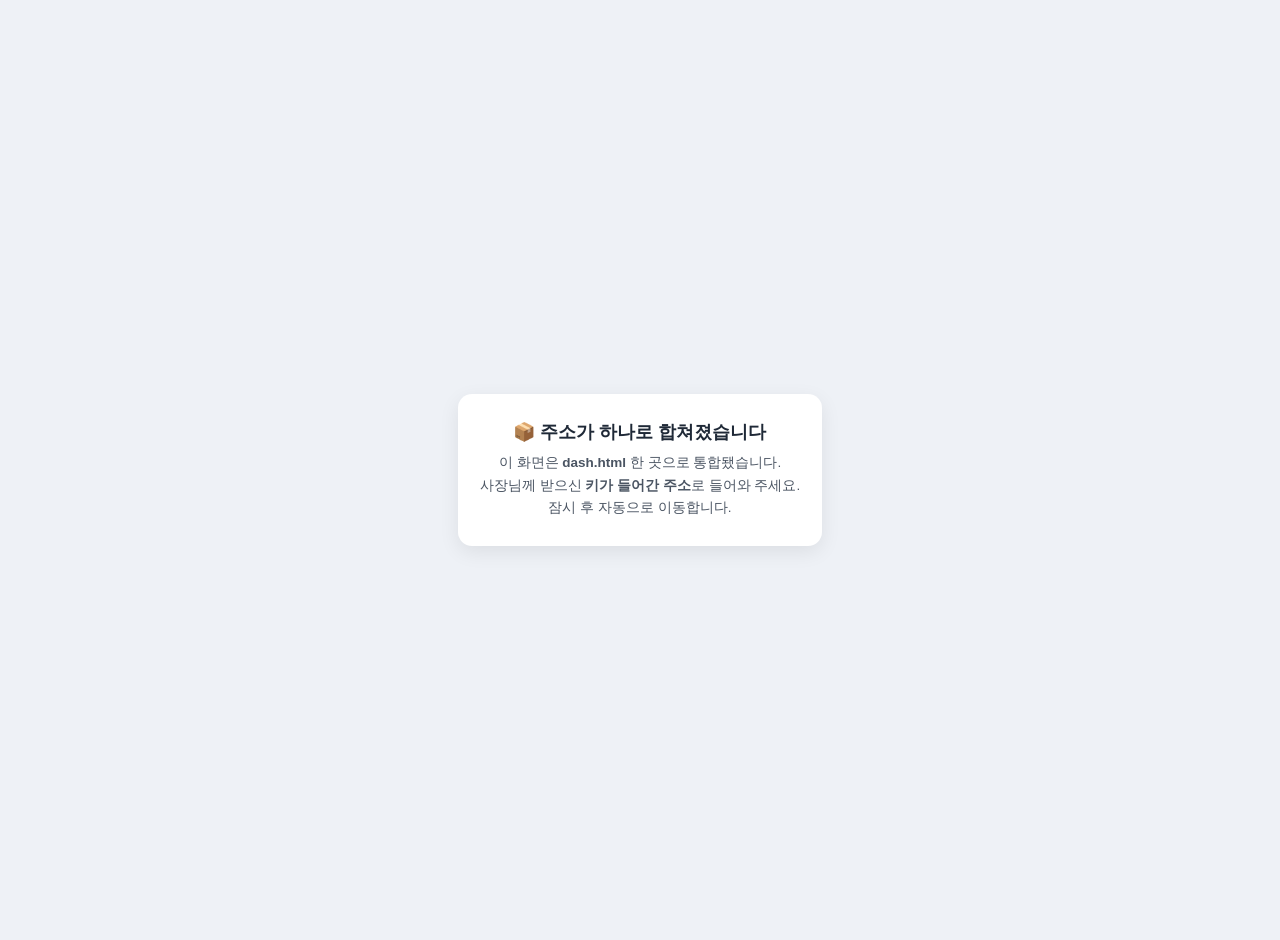
<file: reg.html>
﻿<!DOCTYPE html>
<html lang="ko">
<head>
<meta charset="UTF-8">
<meta name="viewport" content="width=device-width, initial-scale=1.0">
<title>주소가 바뀌었습니다</title>
<style>body{font-family:'Malgun Gothic',sans-serif;background:#eef1f6;color:#1f2937;display:flex;
 align-items:center;justify-content:center;height:100vh;margin:0;text-align:center;padding:20px}
 .b{background:#fff;border-radius:14px;padding:26px 22px;max-width:420px;box-shadow:0 6px 20px rgba(0,0,0,.08)}
 .b h1{font-size:18px;margin:0 0 8px}.b p{font-size:13.5px;line-height:1.7;color:#4b5563;margin:0}</style>
</head>
<body>
<div class="b">
  <h1>📦 주소가 하나로 합쳐졌습니다</h1>
  <p>이 화면은 <b>dash.html</b> 한 곳으로 통합됐습니다.<br>
     사장님께 받으신 <b>키가 들어간 주소</b>로 들어와 주세요.<br>잠시 후 자동으로 이동합니다.</p>
</div>
<script>
setTimeout(function(){ location.replace('dash.html' + (location.search || '')); }, 1200);
</script>
</body>
</html>
</file>
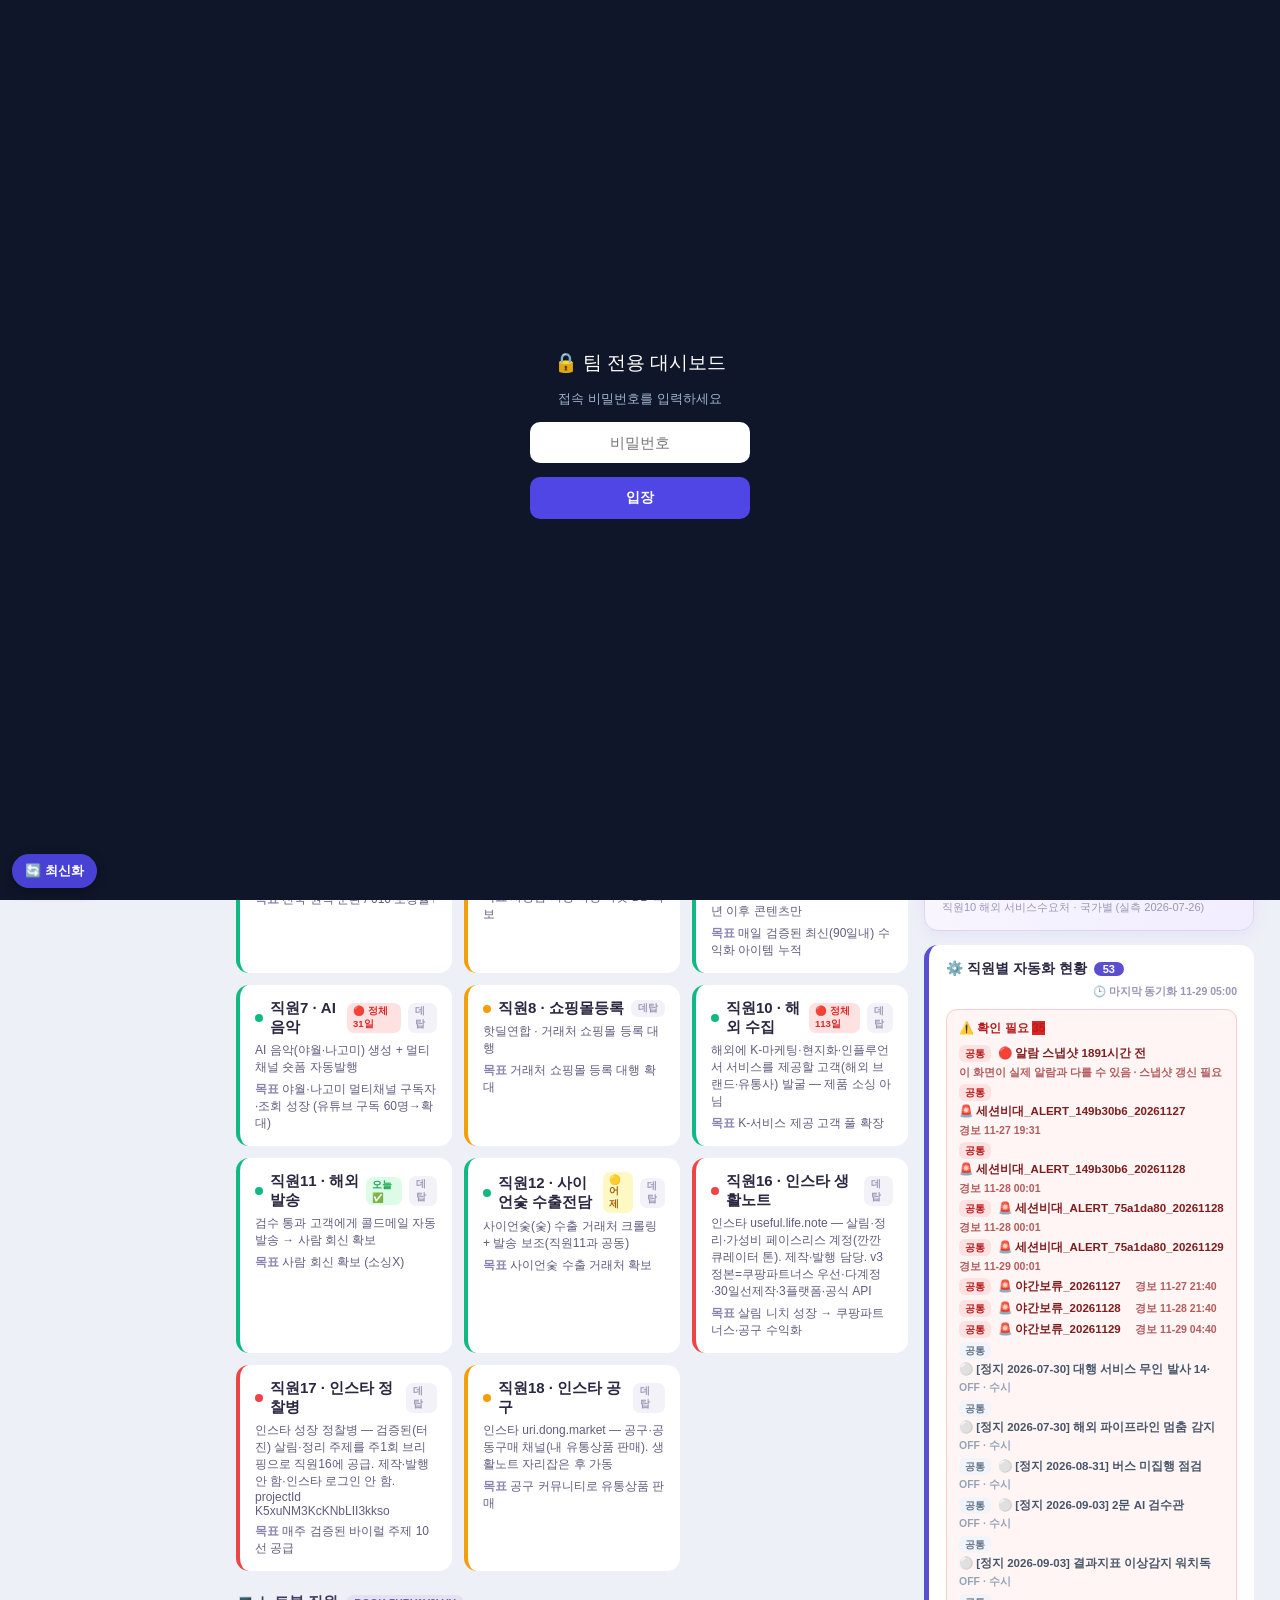
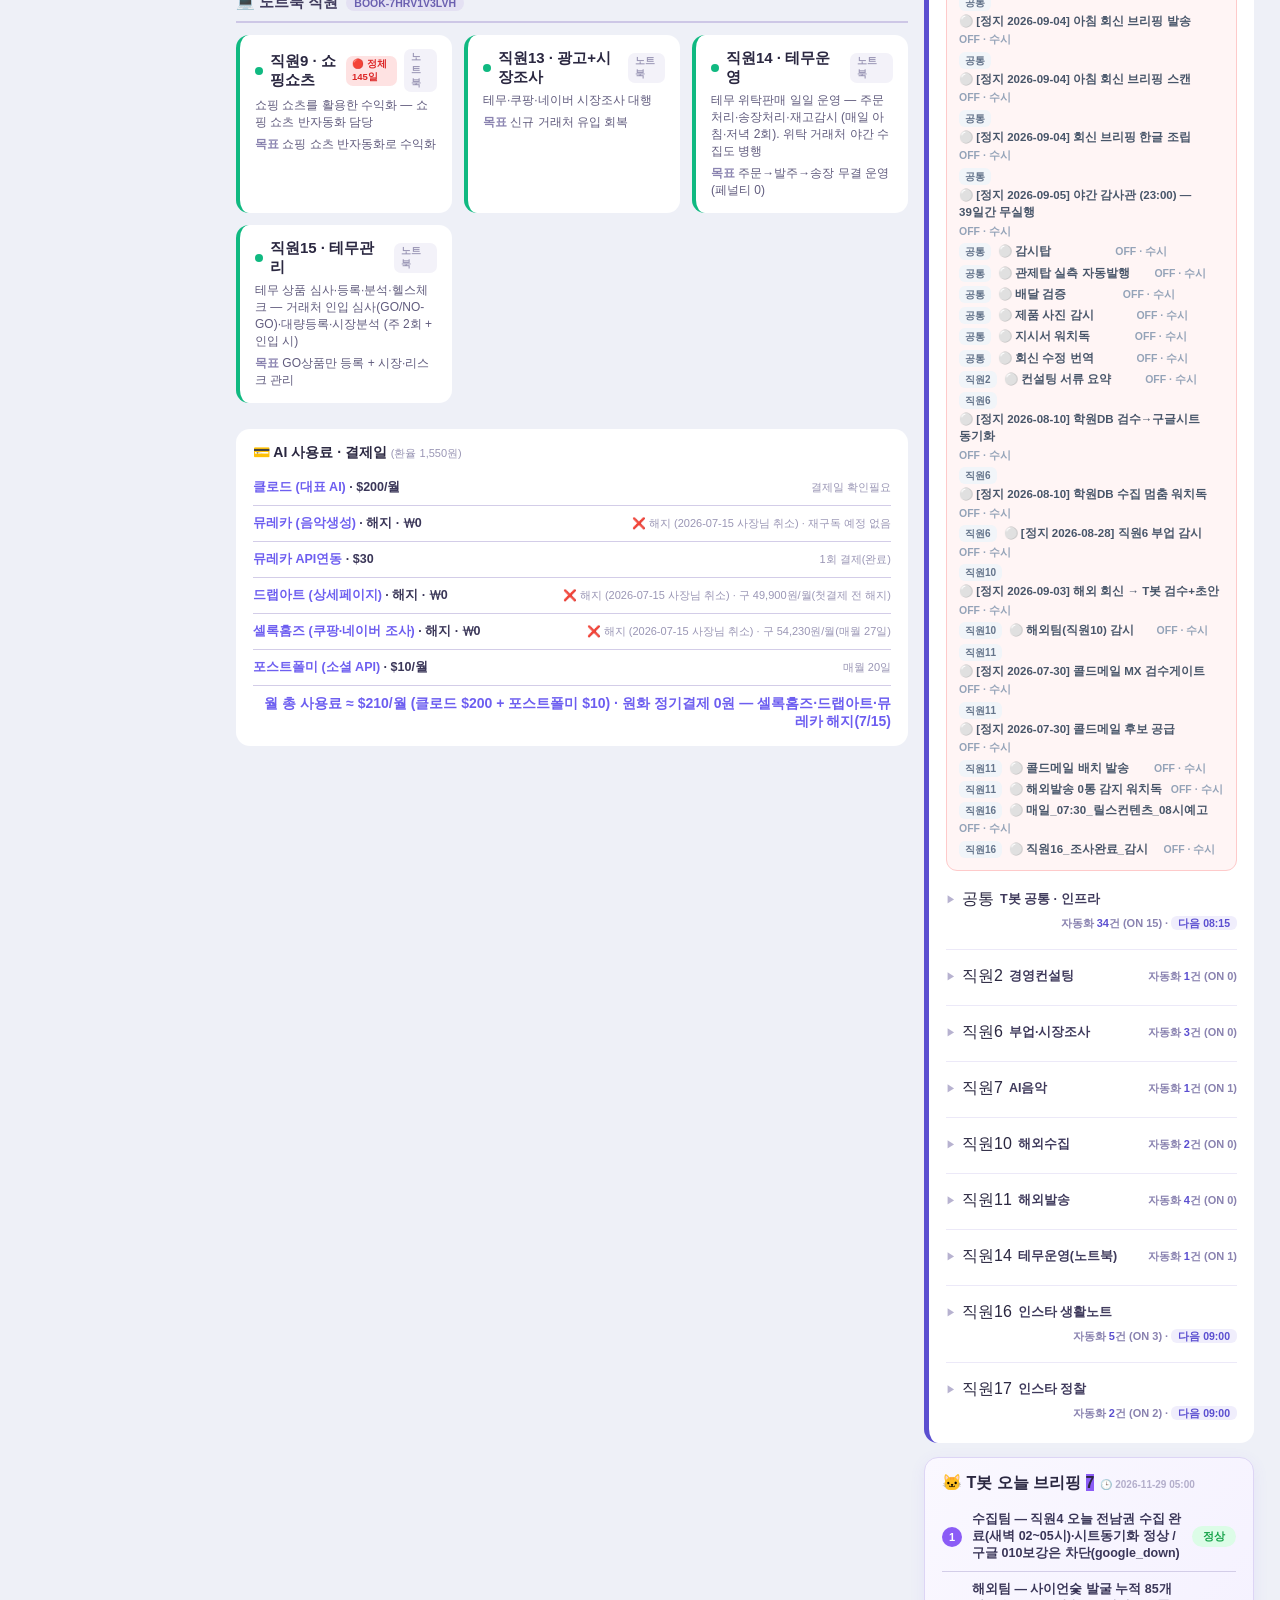
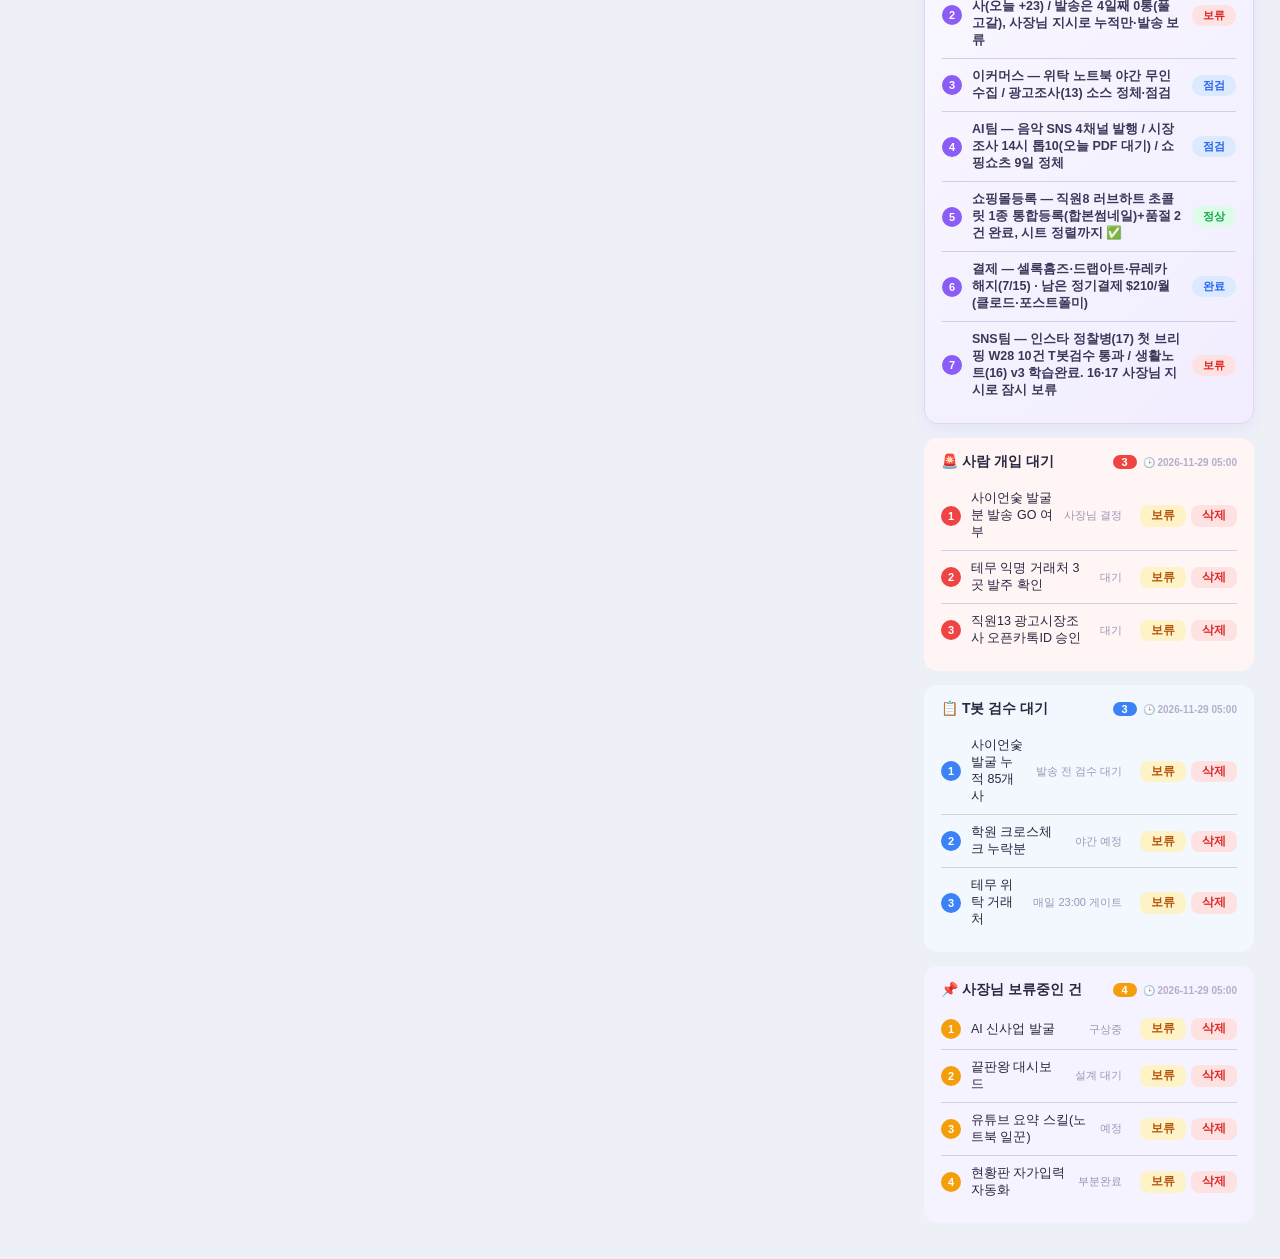
<file: status.html>
<!DOCTYPE html><html lang="ko"><head><meta charset="utf-8"><meta name="viewport" content="width=device-width,initial-scale=1">
<title>T봇 현황판</title>
<link rel="manifest" href="manifest.json">
<meta name="theme-color" content="#0d1124">
<meta name="mobile-web-app-capable" content="yes">
<meta name="apple-mobile-web-app-capable" content="yes">
<meta name="apple-mobile-web-app-status-bar-style" content="black-translucent">
<meta name="apple-mobile-web-app-title" content="T봇 현황판">
<link rel="apple-touch-icon" href="icon180.png">
<meta http-equiv="Cache-Control" content="no-cache, no-store, must-revalidate"><meta http-equiv="Pragma" content="no-cache"><meta name="app-build" content="20261129050008">
<script>(function(){var B=(document.querySelector('meta[name=app-build]')||{}).content;function c(){fetch(location.pathname+'?_c='+Date.now(),{cache:'no-store'}).then(function(r){return r.text()}).then(function(t){var m=t.match(/name="app-build" content="([^"]+)"/);if(m&&m[1]&&m[1]!=B){location.replace(location.pathname+'?v='+encodeURIComponent(m[1]))}}).catch(function(){})}setTimeout(c,700);document.addEventListener('visibilitychange',function(){if(!document.hidden)c()})})();</script>
<link rel="icon" type="image/png" sizes="192x192" href="icon192.png">
<link rel="icon" type="image/png" sizes="512x512" href="icon512.png">
<style>
:root{--p1:#6d5ef0;--p2:#22b8c4;--mut:#9a96b5;--ink:#2a2740}
*{margin:0;padding:0;box-sizing:border-box;font-family:'Malgun Gothic','맑은 고딕',sans-serif}
body{background:#eef0f7;color:var(--ink)}
.wrap{display:flex;min-height:100vh}
.side{width:210px;background:#221c46;color:#c7c5e8;padding:16px 12px;position:sticky;top:0;height:100vh;flex:none}
.lg{font-size:17px;font-weight:800;color:#fff;padding:8px 10px 16px}
.nav button{width:100%;text-align:left;border:none;background:transparent;color:#c7c5e8;font-size:13px;font-weight:600;padding:11px 12px;border-radius:11px;cursor:pointer;display:flex;justify-content:space-between;align-items:center;margin-bottom:3px}
.nav button.on{background:#3a3170;color:#fff}.nav .ct{background:#4a3f86;border-radius:9px;font-size:11px;padding:1px 8px}
.ft{position:absolute;bottom:14px;font-size:10.5px;color:#6f6a9c;padding:0 10px}
.main{flex:1;padding:22px 26px}
.hd{display:flex;justify-content:space-between;align-items:flex-end;margin-bottom:16px;gap:12px}
.hd h1{font-size:23px;font-weight:800}.hd .s{font-size:12.5px;color:var(--mut);margin-top:3px}
.hdr{display:flex;align-items:center;gap:10px}
.stt{font-size:12px;background:#fff;border-radius:20px;padding:6px 13px;font-weight:700;color:#544f6c}
.sendall{background:linear-gradient(120deg,var(--p1),var(--p2));color:#fff;border:none;border-radius:20px;padding:9px 16px;font-weight:800;font-size:13px;cursor:pointer;font-family:inherit}
.kpis{display:grid;grid-template-columns:repeat(5,1fr);gap:12px;margin-bottom:16px}
.kpi{background:#fff;border-radius:13px;padding:14px;text-align:center}.kpi .n{font-size:22px;font-weight:800;color:var(--p1)}.kpi .l{font-size:11px;color:var(--mut);margin-top:3px}
.r2{display:grid;grid-template-columns:1fr 1fr;gap:14px;margin-bottom:14px}
.autop{background:#fff;border-radius:14px;padding:15px 17px;margin-bottom:14px;border-left:5px solid #5b4fd0}
.autop h3{font-size:14px;font-weight:800;display:flex;align-items:center;gap:7px;flex-wrap:wrap}
.autop h3 .cc{font-size:11px;font-weight:800;color:#fff;background:#5b4fd0;border-radius:20px;padding:1px 9px}
.autop .stamp{font-size:10.5px;color:#9a96b5;font-weight:600;margin-left:auto}
.autop .eg{margin-top:11px;padding-top:9px;border-top:1.5px solid #ece9f8}
.autop .eg:first-of-type{border-top:none;padding-top:0}
.autop .eh{font-size:12.5px;font-weight:800;color:#3f3a5c;margin-bottom:5px;display:flex;gap:6px;align-items:center}
.autop .eh .nb{background:#f0eefc;color:#5b4fd0;border-radius:7px;padding:1px 7px;font-size:10.5px}
.autop .row{display:flex;gap:8px;align-items:flex-start;font-size:11.8px;color:#4c4862;line-height:1.55;padding:2.5px 0}
.autop .row .cy{color:#8a83b0;font-weight:700;flex:none;min-width:96px}
.autop .row .tk{flex:1;word-break:keep-all;text-align:left;background:none;padding:0;min-width:0;border-radius:0}
.autop .row .st{flex:none;font-size:9.5px;font-weight:800;border-radius:6px;padding:1px 6px}
.autop .row .st.on{background:#dcfce7;color:#16a34a}
.autop .row .st.off{background:#f1f5f9;color:#94a3b8}
.autop .none{font-size:11.5px;color:#b6b2c9;padding:2px 0}
/* ⏸ 중지됨 블록 — 회색. 경보가 아니라 '알고 멈춘 것' 이다 */
.autop .pausebx{background:#f6f7f9;border:1px solid #e2e5ea;border-radius:11px;padding:9px 11px;margin:8px 0 10px}
.autop .pausebx h4{font-size:11.5px;font-weight:800;color:#6b7280;margin-bottom:5px;display:flex;align-items:center;gap:6px}
.autop .pausebx .cc{background:#9ca3af;color:#fff;border-radius:7px;padding:1px 6px;font-size:10px}
.autop .wrow.pz{color:#6b7280}
.autop .wrow.pz .wt{color:#4b5563}
/* ★2026-07-27 ■4 — 폰(세로)에서 글자가 옆으로 밀리던 것 수정.
   한 줄에 욱여넣지 말고 전폭으로 떨어뜨린다. 긴 한글 사유도 화면 밖으로 못 나가게 강제 줄바꿈. */
@media(max-width:780px){
 .autop{padding:13px 14px}
 .autop .row{flex-wrap:wrap;gap:4px 8px}
 .autop .row .cy{min-width:0;font-size:11px;order:1}
 .autop .row .st{order:2}
 .autop .row .tk{flex:1 1 100%;order:3;word-break:keep-all;overflow-wrap:break-word}
 .autop .wrow{flex-wrap:wrap;gap:3px 7px}
 .autop .wrow .wno{order:1;flex:none}
 .autop .wrow .wt{order:2;flex:1 1 auto;min-width:0;overflow-wrap:break-word}
 .autop .wrow .wd{order:3;flex:1 1 100%;font-size:10.5px;line-height:1.5;overflow-wrap:break-word;word-break:keep-all}
 .autop details summary{flex-wrap:wrap;gap:4px 6px}
 .autop details summary .sname{min-width:0;overflow-wrap:break-word}
 .autop details summary .smeta{flex:1 1 100%;order:9;font-size:10.5px}
 .autop,.autop *{max-width:100%;min-width:0}
}
/* ── 접이식(무자바스크립트 details/summary) ── */
.autop details.eg>summary{list-style:none;cursor:pointer;padding:7px 0;display:flex;gap:6px;align-items:center;flex-wrap:wrap}
.autop details.eg>summary::-webkit-details-marker{display:none}
.autop details.eg>summary .chev{color:#b7b2d0;font-size:10px;flex:none;transition:transform .15s}
.autop details.eg[open]>summary .chev{transform:rotate(90deg)}
.autop .sname{font-size:12.5px;font-weight:800;color:#3f3a5c}
.autop .smeta{font-size:11px;color:#8a83b0;font-weight:700;margin-left:auto;white-space:nowrap}
.autop .smeta b{color:#5b4fd0}
.autop .nxt{background:#f0eefc;color:#5b4fd0;border-radius:6px;padding:1px 7px;font-size:10.5px;font-weight:800}
.autop details.eg>div.body{padding:3px 0 8px 16px;border-left:2px solid #f0eefc;margin-left:5px}
/* ── 오늘의 검증 현황 (2026-07-26) — 접이식. 요약만 보이고 탭하면 상세 ── */
.vfy{background:#fff;border-radius:14px;padding:15px 17px;margin-bottom:14px;border-left:5px solid #0d9488}
.vfy h3{font-size:14px;font-weight:800;display:flex;align-items:center;gap:7px;flex-wrap:wrap}
.vfy h3 .cc{font-size:11px;font-weight:800;color:#fff;background:#0d9488;border-radius:20px;padding:1px 9px}
.vfy h3 .stamp{font-size:10.5px;color:#9a96b5;font-weight:600;margin-left:auto}
.vfy .sumline{margin:9px 0 4px;background:#f0fdfa;border:1.5px solid #99f6e4;border-radius:11px;
  padding:10px 12px;font-size:13px;font-weight:800;color:#0f766e;line-height:1.5;word-break:keep-all}
.vfy .sumline .flt{color:#b45309}
.vfy .flow4{display:flex;gap:6px;margin:8px 0 2px}
.vfy .fq{flex:1;background:#f8fafc;border-radius:9px;padding:7px 4px;text-align:center;min-width:0}
.vfy .fq b{display:block;font-size:17px;font-weight:800;color:#0f766e;line-height:1.2}
.vfy .fq span{font-size:10px;color:#64748b;font-weight:700}
.vfy .fq.bad b{color:#dc2626}
.vfy details.vs{margin-top:9px;padding-top:8px;border-top:1.5px solid #eef2f2}
.vfy details.vs:first-of-type{border-top:none}
.vfy details.vs>summary{list-style:none;cursor:pointer;padding:6px 0;display:flex;gap:7px;align-items:center;flex-wrap:wrap}
.vfy details.vs>summary::-webkit-details-marker{display:none}
.vfy details.vs>summary .chev{color:#94a3b8;font-size:10px;flex:none;transition:transform .15s}
.vfy details.vs[open]>summary .chev{transform:rotate(90deg)}
.vfy .vt{font-size:12.5px;font-weight:800;color:#334155}
.vfy .vh{font-size:11.3px;color:#64748b;font-weight:700;margin-left:auto;text-align:right;word-break:keep-all}
.vfy .vh.ok{color:#0f766e}
.vfy .vh.bad{color:#dc2626}
.vfy .vbody{padding:3px 0 6px 14px;border-left:2px solid #eef2f2;margin-left:5px}
/* ★2026-07-27 수리 — 파일명이 한 글자씩 세로로 떨어지던 진짜 원인.
   이 줄에는 시각·판정·이름·사유 4칸이 들어가는데, 사유(.rs)는 '다음 줄 전체'를 쓰라고
   flex-basis:100% 로 만들어 놓고 정작 **줄바꿈 허용(flex-wrap)을 안 걸어놨다.**
   그래서 사유가 한 줄을 통째로 차지하고 이름칸(.lb)이 **폭 0px 으로 짜부라져**
   글자가 세로로 한 자씩 흘러내렸다(실측: .lb clientWidth=0). 글꼴·줄바꿈 규칙 문제가 아니었다. */
.vfy .vr{display:flex;flex-wrap:wrap;gap:2px 7px;align-items:baseline;font-size:11.6px;line-height:1.55;padding:3px 0;color:#475569}
.vfy .vr .tm{flex:none;color:#94a3b8;font-weight:700;font-variant-numeric:tabular-nums}
.vfy .vr .bd{flex:none;font-size:9.5px;font-weight:800;border-radius:6px;padding:1px 6px}
.vfy .vr .bd.p{background:#ccfbf1;color:#0f766e}
.vfy .vr .bd.f{background:#fee2e2;color:#dc2626}
.vfy .vr .bd.n{background:#f1f5f9;color:#64748b}
.vfy .vr .lb{flex:1 1 auto;min-width:0;word-break:keep-all;overflow-wrap:break-word}
/* 파일명은 한글 문장과 다르게 다룬다 — 줄바꿈시키지 않고 한 줄 말줄임(…).
   전체 이름은 마우스 올리면(툴팁)·탭하면 보인다. 지시서 ■2 요구. */
.vfy .vr .lb i{font-style:normal;color:#94a3b8;font-size:10.5px;
 display:inline-block;max-width:100%;vertical-align:bottom;
 white-space:nowrap;overflow:hidden;text-overflow:ellipsis}
.vfy .vr .rs{flex:1 1 100%;color:#b45309;font-size:11px;padding-left:2px;
 word-break:keep-all;overflow-wrap:break-word}
.vfy .vnone{font-size:11.5px;color:#94a3b8;padding:3px 0}
/* 긴 사유 문장이 오른쪽으로 삐져나가지 않게 (폰 세로 390px 실측 후 교정) */
.vfy,.vfy .vbody{overflow:hidden}
/* ★2026-07-27 수리 — 여기 있던 "overflow-wrap: anywhere" 가 세로 낙하를 '보이게' 만든 증폭기였다.
   그 값은 글자 사이 어디서든 끊으므로, 칸이 좁아지는 순간 한글이 한 자씩 떨어진다.
   근본 원인(.vr 줄바꿈 누락)은 위에서 고쳤고, 여기서는 규칙을 '단어 단위'로 되돌린다.
   break-word 는 정말 안 들어갈 때만 최후수단으로 끊으므로 넘침도 막고 낙하도 안 만든다. */
.vfy .vr .lb,.vfy .vr .rs,.vfy .vh,.vfy .sumline{overflow-wrap:break-word;word-break:keep-all;min-width:0}
@media(max-width:780px){
 .vfy{padding:13px 13px}
 .vfy .sumline{font-size:12.3px}
 .vfy h3 .stamp{flex:1 1 100%;margin-left:0;text-align:left;margin-top:2px}
 .vfy .flow4{flex-wrap:wrap}.vfy .fq{flex:1 1 44%}
 .vfy details.vs>summary{gap:5px}
 .vfy .vh{flex:1 1 100%;margin-left:0;text-align:left;font-size:11px}
 .vfy .vbody{padding-left:8px}
 .vfy .vr{flex-wrap:wrap;gap:5px}
 .vfy .vr .lb{flex:1 1 100%}
}
/* ⚠️ 확인 필요 — 문제 없으면 이 블록은 아예 그려지지 않는다 */
.autop .warnbx{background:#fff5f5;border:1.5px solid #fecaca;border-radius:11px;padding:10px 12px;margin:10px 0 4px}
.autop .warnbx h4{font-size:12px;font-weight:800;color:#b91c1c;margin-bottom:6px}
/* ★2026-07-27 수리 — PC 에서 가로 스크롤이 생기던 진짜 원인이 이 줄이었다.
   사유칸(.wd)이 flex:none 이라 줄지도 접히지도 못해, 긴 중지 사유 한 줄이
   패널 밖으로 문서를 통째로 밀어냈다(실측: 문서폭 2205 > 화면 1920, 범인 .wd 폭 532px).
   폰 화면에는 이미 줄바꿈 규칙이 있었는데 PC 에만 없었다 — 좁은 쪽만 보고 고친 흔적. */
.autop .wrow{display:flex;flex-wrap:wrap;gap:2px 7px;align-items:baseline;font-size:11.5px;color:#7f1d1d;padding:2px 0;line-height:1.5}
.autop .wrow .wno{flex:none;font-size:10px;font-weight:800;background:#fee2e2;color:#b91c1c;border-radius:6px;padding:1px 6px}
.autop .wrow .wt{flex:1 1 auto;min-width:0;word-break:keep-all;overflow-wrap:break-word;font-weight:700}
.autop .wrow .wd{flex:1 1 auto;min-width:0;font-size:10.5px;color:#b45c5c;font-weight:700;
 word-break:keep-all;overflow-wrap:break-word}
.autop .wrow.off .wno{background:#f1f5f9;color:#64748b}.autop .wrow.off{color:#475569}.autop .wrow.off .wd{color:#94a3b8}
@media(max-width:780px){
 .autop .smeta{margin-left:0;flex:1 1 100%;white-space:normal;padding-left:26px}
 .autop details.eg>div.body{padding-left:10px}
 .autop .wrow{flex-wrap:wrap}.autop .wrow .wt{flex:1 1 auto}.autop .wrow .wd{flex:1 1 100%;padding-left:34px}
 /* 폰: 업무명 먼저, 그 아래 주기·ON/OFF (왼쪽 정렬) */
 .autop .row{flex-wrap:wrap;padding:5px 0;border-top:1px dashed #f1eefb}
 .autop .row:first-child{border-top:none}
 .autop .row .tk{order:1;flex:1 1 100%;font-weight:700;color:#3f3a5c}
 .autop .row .cy{order:2;flex:none}
 .autop .row .st{order:3;flex:none}
}
/* ── 받은 메일 (해외팀 우측 세로 패널) — 2026-08-16 #EL 사장님 지시 ──
   ★폰에서 본문을 밀어내지 않게: 1100px 아래에서는 오른칸을 없애고 아래로 떨어뜨린다.
   ★min-width:0 이 없으면 flex 자식이 안 줄어들어 **가로 스크롤**이 난다(검수봇 ②번 항목).
   ★말줄임은 '한 줄 nowrap+ellipsis' 만 쓴다. -webkit-line-clamp 는 스크롤 잔량을 남겨
     검수봇이 「내용 잘림」으로 잡는다(ui_gate:82). 여러 줄은 서버에서 잘라 보낸다. */
.tvsplit{display:flex;gap:16px;align-items:flex-start}
.tvsplit>.tvmain{flex:1 1 auto;min-width:0}
.mbx{flex:0 0 330px;width:330px;min-width:0;position:sticky;top:14px;max-height:calc(100vh - 30px);
 display:flex;flex-direction:column;background:#fff;border-radius:14px;border-left:5px solid #0e9f6e;
 overflow:hidden;box-shadow:0 2px 10px rgba(34,28,70,.05)}
.mbx .mbxh{padding:13px 15px 10px;border-bottom:1px solid #f2f0fa;flex:none}
.mbx .mbxh h3{font-size:14px;font-weight:800;color:#2f2b45;display:flex;align-items:center;gap:7px;flex-wrap:wrap}
.mbx .mbxh h3 .cc{font-size:11px;font-weight:800;color:#fff;background:#0e9f6e;border-radius:20px;padding:1px 9px}
.mbx .mbxh h3 .cc.todo{background:#dc2626}
.mbx .mbxh .stamp{font-size:10.5px;color:#9a96b5;font-weight:600;margin-top:4px;line-height:1.5;
 word-break:keep-all;overflow-wrap:break-word}
.mbx .fail{background:#fee2e2;color:#b91c1c;font-size:11.5px;font-weight:800;padding:9px 15px;line-height:1.55;
 word-break:keep-all;overflow-wrap:break-word;flex:none}
.mbx .lst{overflow-y:auto;min-height:0;padding:10px 11px 13px;display:flex;flex-direction:column;gap:9px}
.mbx button.mc{display:block;width:100%;text-align:left;font-family:inherit;color:inherit;cursor:pointer;
 background:#f8f8fd;border:1px solid #f0eefb;border-radius:11px;padding:10px 11px}
.mbx button.mc:hover{background:#f1eefc;border-color:#d9d3f6}
.mbx .r1{display:flex;align-items:center;gap:5px;flex-wrap:wrap;margin-bottom:4px}
.mbx .dt{font-size:10.5px;font-weight:800;color:#4b40c4;flex:none}
.mbx .ln{font-size:9px;font-weight:800;color:#fff;border-radius:20px;padding:1px 7px;flex:none}
.mbx .stg{font-size:9px;font-weight:800;border-radius:20px;padding:1px 7px;margin-left:auto;flex:none}
.mbx .stg.todo{background:#fee2e2;color:#b91c1c}
.mbx .stg.done{background:#dcfce7;color:#15803d}
.mbx .stg.closed{background:#f1f5f9;color:#64748b}
.mbx .co{font-size:12.5px;font-weight:800;color:#2f2b45;line-height:1.4;overflow-wrap:anywhere}
.mbx .sj{font-size:11.5px;font-weight:700;color:#4b40c4;margin-top:3px;line-height:1.5;
 word-break:keep-all;overflow-wrap:anywhere}
.mbx .ko{font-size:11.5px;color:#3f3a5c;margin-top:6px;line-height:1.6;word-break:keep-all;overflow-wrap:anywhere}
.mbx .og{font-size:10px;color:#a5a1bb;margin-top:6px;white-space:nowrap;overflow:hidden;text-overflow:ellipsis}
.mbx .hold{display:inline-block;margin-top:5px;font-size:9.5px;font-weight:800;color:#b45309;
 background:#fef3c7;border-radius:6px;padding:1px 7px}
.mbx .go{font-size:10.5px;font-weight:800;color:#0e9f6e;margin-top:7px}
.mbx .more{font-size:11px;color:#8a83b0;font-weight:700;text-align:center;padding:7px 4px}
.mbx .empty{font-size:12px;color:#8a83b0;padding:16px 15px;line-height:1.7;
 word-break:keep-all;overflow-wrap:break-word}
@media(max-width:1100px){
 .tvsplit{display:block}
 .mbx{width:auto;max-width:100%;position:static;max-height:none;margin-bottom:16px}
 .mbx .lst{max-height:60vh}
}
/* ── 팀 성과 ── */
.perfw{background:#fff;border-radius:14px;padding:15px 17px;margin-bottom:16px;border-left:5px solid #38bdf8}
.perfw h3{font-size:14px;font-weight:800;display:flex;align-items:center;gap:7px;flex-wrap:wrap;color:#2f2b45}
.perfw h3 .cc{font-size:11px;font-weight:800;color:#fff;background:#38bdf8;border-radius:20px;padding:1px 9px}
.perfw .stamp{font-size:10.5px;color:#9a96b5;font-weight:600;margin-left:auto}
.perfw .p4{display:grid;grid-template-columns:repeat(4,1fr);gap:9px;margin-top:12px}
.perfw .pc{background:#f8f8fd;border-radius:11px;padding:10px 8px;text-align:center}
.perfw .pc .l{font-size:11px;color:#8a83b0;font-weight:700}
.perfw .pc .v{font-size:23px;font-weight:800;color:#4b40c4;line-height:1.25}
.perfw .pc .s{font-size:9.5px;color:#a5a1bb;font-weight:600}
.perfw .dl{font-weight:800}.perfw .dl.up{color:#16a34a}.perfw .dl.dn{color:#dc2626}
/* ★2026-08-16 #EC ① 누가 모았나 3칸 */
.perfw .org{display:grid;grid-template-columns:repeat(3,1fr);gap:9px}
.perfw .ocd{background:#f8f8fd;border-radius:11px;padding:10px 9px;min-width:0}
.perfw .ocd .oh{font-size:11px;font-weight:800;color:#6b62a6}
.perfw .ocd .on{font-size:22px;font-weight:800;color:#4b40c4;line-height:1.2}
.perfw .ocd .on .ou{font-size:11px;font-weight:700;color:#8a83b0;margin-left:2px}
.perfw .ocd .orw{font-size:9.5px;color:#a5a1bb;font-weight:600;margin-bottom:6px;overflow-wrap:break-word}
.perfw .ob{display:flex;align-items:center;gap:5px;margin:2px 0}
.perfw .ob .ok2{font-size:9.5px;color:#8a83b0;font-weight:700;width:46px;flex:none}
.perfw .ob .otr{flex:1;height:6px;background:#eceaf6;border-radius:4px;overflow:hidden;min-width:0}
.perfw .ob .ofl{display:block;height:100%;background:#8b7ff0;border-radius:4px}
.perfw .ob .ofl.lo{background:#f59e0b}
.perfw .ob .ov{font-size:9.5px;font-weight:800;color:#4b40c4;width:30px;text-align:right;flex:none}
.perfw .ot{margin-top:6px;display:flex;flex-wrap:wrap;gap:3px}
.perfw .ot .oc{font-size:9px;font-weight:700;color:#5c5490;background:#eceaf6;border-radius:20px;padding:1px 6px}
.perfw .ot .oc.bad{background:#fee2e2;color:#dc2626}
.perfw .phd{display:flex;align-items:center;gap:9px;margin:15px 0 6px;font-size:12px;color:#3f3a5c;flex-wrap:wrap}
.perfw .phd .lg{font-size:10.5px;color:#8a83b0;font-weight:700;display:flex;align-items:center;gap:4px;margin-left:auto}
.perfw .phd .lg i{width:8px;height:8px;border-radius:2px;display:inline-block;margin-left:6px}
.perfw .barwrap{overflow-x:auto}
/* 높이를 고정하면 균등 축소가 다시 깨진다 — 세로는 viewBox 비율에 맡긴다.
   다만 PC 처럼 칸이 넓으면 그대로 두었을 때 차트가 600px 높이로 부풀어 화면을 잡아먹는다.
   그래서 폭 상한만 두고 가운데 정렬한다(라벨 겹침 방지는 '크기 축소'로 통일 — 회전 안 씀). */
.perfw .bars{width:100%;min-width:290px;max-width:520px;height:auto;display:block;margin:0 auto}
.perfw .fnl{background:#f8f8fd;border-radius:11px;padding:9px 11px}
.perfw .fr{display:flex;align-items:center;gap:8px;font-size:11.5px;padding:3.5px 0}
.perfw .fr .fk{flex:none;width:56px;font-weight:800;color:#5a5477}
.perfw .fr .fb{flex:1;height:9px;background:#eceaf6;border-radius:5px;overflow:hidden}
.perfw .fr .fb span{display:block;height:100%;background:linear-gradient(90deg,#8b7ff0,#38bdf8);border-radius:5px}
.perfw .fr .fn{flex:none;width:46px;text-align:right;font-weight:800;color:#3f3a5c}
.perfw .fr .fp{flex:none;width:46px;text-align:right;font-size:10.5px;color:#8a83b0;font-weight:700}
.perfw .pwk{margin-top:11px;font-size:12px;color:#4c4862;font-weight:700;display:flex;gap:8px;flex-wrap:wrap;align-items:baseline}
.perfw .pwk b{color:#4b40c4}.perfw .pwk .vs{font-size:10.5px;color:#a5a1bb;font-weight:600}
.perfw .pnote{margin-top:8px;font-size:11px;line-height:1.55;color:#92400e;background:#fffbeb;border:1px solid #fde68a;border-radius:9px;padding:7px 9px;word-break:keep-all}
.perfw .psrc{margin-top:9px;font-size:10px;color:#a5a1bb;line-height:1.5;word-break:keep-all}
/* ★2026-07-27 ■3 — 퍼널 불변식이 깨졌을 때 숫자 대신 나가는 블록 */
.perfw .pblock{background:#fef2f2;border:1.5px solid #fecaca;border-radius:13px;padding:14px 16px;margin-top:12px}
.perfw .pbh{font-size:14px;font-weight:800;color:#b91c1c;margin-bottom:7px}
.perfw .pbr{font-size:13px;font-weight:700;color:#7f1d1d;margin-bottom:6px;overflow-wrap:break-word}
.perfw .pbd{font-size:12px;color:#6b5b5b;line-height:1.6;margin-bottom:8px}
.perfw .nocmp{color:#8a83b0;font-size:10.5px}
/* ★2026-07-27 ■2 — 국가별 발굴 · 일별 발송 · 회신 3종 */
.perfw .ctry{background:#f8f8fd;border-radius:11px;padding:9px 11px}
.perfw .cr{display:flex;align-items:center;gap:8px;font-size:11.5px;padding:3px 0}
.perfw .cr .ck{flex:none;width:72px;font-weight:800;color:#5a5477;overflow:hidden;text-overflow:ellipsis;white-space:nowrap}
.perfw .cr .cb{flex:1;height:9px;background:#eceaf6;border-radius:5px;overflow:hidden;min-width:0}
.perfw .cr .cb span{display:block;height:100%;background:linear-gradient(90deg,#0ea5e9,#22d3ee);border-radius:5px}
.perfw .cr .cn{flex:none;width:40px;text-align:right;font-weight:800;color:#3f3a5c}
.perfw .cr .ce{flex:none;font-size:9px;color:#a5a1bb;font-weight:700}
.perfw .d14{display:flex;gap:3px;align-items:flex-end;height:62px;margin-top:4px;overflow-x:auto}
.perfw .d14 .dc{flex:1;min-width:17px;display:flex;flex-direction:column;justify-content:flex-end;align-items:center;gap:3px}
.perfw .d14 .db{width:100%;background:#38bdf8;border-radius:3px 3px 0 0;min-height:2px}
.perfw .d14 .dv{font-size:8.5px;font-weight:800;color:#3f3a5c}
.perfw .d14 .dl2{font-size:8px;color:#a5a1bb;font-weight:700;white-space:nowrap}
.perfw .r3{display:grid;grid-template-columns:repeat(4,1fr);gap:7px;margin-top:6px}
.perfw .r3 .rc{background:#f8f8fd;border-radius:10px;padding:8px 6px;text-align:center}
.perfw .r3 .rc .v{font-size:18px;font-weight:800;color:#4b40c4}
.perfw .r3 .rc .l{font-size:10px;color:#8a83b0;font-weight:700}
.perfw .r3 .rc.bad .v{color:#dc2626}
@media(max-width:780px){.perfw .p4{grid-template-columns:repeat(2,1fr)}.perfw .org{grid-template-columns:1fr}.perfw .ocd{display:grid;grid-template-columns:auto 1fr;gap:2px 10px;align-items:center}.perfw .ocd .oh,.perfw .ocd .orw,.perfw .ot{grid-column:1/-1}.perfw .ob{grid-column:1/-1}.perfw .pc .v{font-size:20px}.perfw .fr .fk{width:48px}.perfw .pc .s{overflow-wrap:break-word}.perfw .r3{grid-template-columns:repeat(2,1fr)}.perfw .cr .ck{width:60px}}
/* ── SNS성장팀 패널 (2026-07-27 ■3) ── */
.snsp{background:#fff;border-radius:14px;padding:15px 17px;margin-bottom:16px;border-left:5px solid #ec4899}
.snsp h3{font-size:14px;font-weight:800;display:flex;align-items:center;gap:7px;flex-wrap:wrap;color:#2f2b45}
.snsp .stamp{font-size:10.5px;color:#9a96b5;font-weight:600;margin-left:auto}
.snsp .go{display:flex;gap:7px;flex-wrap:wrap;margin-top:11px}
.snsp .go a,.snsp .go span{font-size:11.5px;font-weight:800;border-radius:20px;padding:6px 12px;text-decoration:none;display:inline-block}
.snsp .go a{background:#ec4899;color:#fff}
.snsp .go span{background:#f3f0fa;color:#9a96b5;border:1px dashed #d6d1e8}
.snsp .cards{display:grid;grid-template-columns:repeat(2,1fr);gap:9px;margin-top:12px}
.snsp .cc2{background:#f8f8fd;border-radius:11px;padding:10px 11px;min-width:0}
.snsp .cc2 .t{font-size:12px;font-weight:800;color:#3f3a5c;display:flex;align-items:center;gap:5px}
.snsp .cc2 .m{font-size:10.5px;color:#8a83b0;font-weight:700;margin-top:4px}
.snsp .cc2 .d{font-size:10.5px;color:#4c4862;margin-top:5px;line-height:1.5;overflow-wrap:break-word}
.snsp .cc2 .ok{color:#16a34a;font-weight:800}
.snsp .cc2 .no{color:#dc2626;font-weight:800}
.snsp .bl{margin-top:12px}
.snsp .br{display:flex;align-items:center;gap:8px;font-size:11.5px;padding:4px 0;flex-wrap:wrap}
.snsp .br .bn{font-weight:800;color:#3f3a5c;overflow-wrap:break-word}
.snsp .br .bt{font-size:10px;color:#a5a1bb;font-weight:700}
.snsp .br.stale{opacity:.45}
.snsp .br .tag{font-size:9.5px;font-weight:800;border-radius:20px;padding:1px 7px;background:#eceaf6;color:#8a83b0}
.snsp .nurl{margin-top:10px;font-size:11px;line-height:1.55;color:#92400e;background:#fffbeb;border:1px solid #fde68a;border-radius:9px;padding:7px 9px;word-break:keep-all}
.snsp .src{margin-top:9px;font-size:10px;color:#a5a1bb;line-height:1.5;word-break:keep-all}
@media(max-width:780px){.snsp .cards{grid-template-columns:1fr}.snsp,.snsp *{min-width:0;max-width:100%}}
/* ── 시스템 맵 (아키텍처) ── */
.arch{background:#fff;border-radius:14px;padding:15px 17px;margin-bottom:14px;border-left:5px solid #0f766e}
.arch h3{font-size:14px;font-weight:800;display:flex;align-items:center;gap:7px;flex-wrap:wrap;color:#2f2b45}
.arch h3 .cc{font-size:11px;font-weight:800;color:#fff;background:#0f766e;border-radius:20px;padding:1px 9px}
.arch .stamp{font-size:10.5px;color:#9a96b5;font-weight:600;margin-left:auto}
.arch h4{font-size:12.5px;font-weight:800;color:#3f3a5c;margin:15px 0 7px}
.arch .a4{display:grid;grid-template-columns:repeat(4,1fr);gap:9px;margin-top:12px}
.arch .ac{background:#f4faf9;border-radius:11px;padding:10px 8px;text-align:center}
.arch .ac .v{font-size:22px;font-weight:800;color:#0f766e;line-height:1.25}
.arch .ac .l{font-size:11px;color:#5f8b86;font-weight:700}
.arch .ac.bad .v{color:#dc2626}.arch .ac.bad{background:#fff5f5}
.arch .flow{display:flex;flex-wrap:wrap;gap:6px;align-items:center;margin-top:4px}
.arch .fx{background:#f0fdfa;border:1.5px solid #99f6e4;border-radius:10px;padding:7px 10px;flex:1 1 150px;min-width:0}
.arch .fx b{display:block;font-size:12px;color:#0f766e;font-weight:800}
.arch .fx span{font-size:10.5px;color:#5f8b86;line-height:1.45;display:block;word-break:keep-all}
.arch .fx i{font-size:10px;color:#94a3b8;font-style:normal;display:block;margin-top:2px}
.arch .arw{color:#5eead4;font-weight:800;flex:none}
.arch table{width:100%;border-collapse:collapse;font-size:11.5px}
.arch th{text-align:left;font-size:10.5px;color:#8a83b0;font-weight:700;padding:4px 6px;border-bottom:1.5px solid #eceaf6}
.arch td{padding:4px 6px;border-bottom:1px solid #f5f4fb;color:#4c4862;word-break:break-all}
.arch td code{font-size:10.5px;color:#0f766e;background:#f0fdfa;padding:1px 4px;border-radius:4px}
.arch .tw{overflow-x:auto}
.arch .rule{background:#f8f8fd;border-radius:11px;padding:10px 12px;font-size:11.5px;color:#4c4862;line-height:1.75}
.arch .rule b{color:#0f766e}
.arch .note{margin-top:9px;font-size:10.5px;color:#a5a1bb;line-height:1.55;word-break:keep-all}
@media(max-width:780px){.arch .a4{grid-template-columns:repeat(2,1fr)}.arch .fx{flex:1 1 100%}.arch .arw{display:none}}
.pn{background:#fff;border-radius:14px;padding:15px 17px}.pn h3{font-size:14px;font-weight:800;margin-bottom:10px}
.pa{background:#fff5f5}.pb{background:#f3f8ff}.pc{background:#f5f3ff}
/* ★2026-07-27 검수봇이 잡아낸 3번째 같은 병 — 옆칸이 nowrap 인데 줄바꿈 허용이 없다.
   .w(날짜)는 절대 안 줄어드는데 .it 에 flex-wrap 이 없어, 폰에서 제목칸이 13px 로
   짜부라지고 링크 글자가 세로로 흘러내렸다(실측: '드랩아트' 폭 13px·11줄).
   제목칸에 최소 폭을 주고 줄바꿈을 허용한다 — 안 들어가면 날짜가 아랫줄로 내려간다. */
.it{display:flex;flex-wrap:wrap;justify-content:space-between;align-items:center;font-size:12.5px;padding:9px 0;border-bottom:1.5px solid #d3cde8;cursor:pointer;gap:4px 10px}.it:last-child{border:none}
.it:hover{background:#faf9ff;border-radius:7px;padding-left:6px;padding-right:6px}
.it .w{color:var(--mut);font-size:11px;white-space:nowrap}
.it .ttl{flex:1 1 auto;min-width:11em}   /* 이 밑으로는 못 줄어든다 = 세로 낙하 원천 차단 */
.bf{background:#fff;border-radius:14px;padding:15px 17px;margin-bottom:14px}.bf h3{font-size:14px;font-weight:800;margin-bottom:8px}.bf li{font-size:12.5px;color:#4c4862;line-height:1.6;margin-left:16px}
.tsec{font-size:15px;font-weight:800;color:#3f3a5c;margin:22px 0 12px;display:flex;align-items:center;gap:8px;padding-bottom:9px;border-bottom:2.5px solid #cdc7e6}.tsec .ct{font-size:10.5px;background:#e4e1f3;color:#6a5fb0;border-radius:8px;padding:2px 8px}
.gr{display:grid;grid-template-columns:repeat(3,1fr);gap:12px}
.cd{background:#fff;border-radius:13px;padding:14px 15px;cursor:pointer;border-left:4px solid var(--p1);transition:.12s}
.cd:hover{transform:translateY(-2px);box-shadow:0 6px 18px rgba(80,70,160,.13)}
.cd.on{border-left-color:#10b981}.cd.warn{border-left-color:#f59e0b}.cd.off{border-left-color:#ef4444}.cd.pause{border-left-color:#cbd5e1;opacity:.72}
.cd .em{display:flex;align-items:center;gap:7px;font-size:15px;font-weight:800}.cd .dot{width:8px;height:8px;border-radius:50%;background:#10b981;flex:none}.warn .dot{background:#f59e0b}.off .dot{background:#ef4444}.pause .dot{background:#cbd5e1}
.cd .mtag{margin-left:auto;font-size:9.5px;color:#9a96b5;background:#f3f2f9;border-radius:7px;padding:2px 7px;font-weight:700}
.cd .wtag{font-size:9.5px;font-weight:800;border-radius:7px;padding:2px 6px}.cd .wtag.ok{background:#dcfce7;color:#16a34a}.cd .wtag.no{background:#fef3c7;color:#b08900}
.cd .ln{font-size:12px;color:#615c7e;margin-top:5px}.cd .ln b{color:#8a83b0}
.thead{display:flex;align-items:center;gap:16px;background:linear-gradient(120deg,var(--p1),var(--p2));color:#fff;border-radius:18px;padding:26px 32px;margin-bottom:20px;box-shadow:0 8px 22px rgba(90,80,180,.22)}.thead .te{font-size:42px}.thead h2{font-size:27px;font-weight:800}
.ov{display:none;position:fixed;inset:0;background:rgba(35,30,60,.5);z-index:9;align-items:center;justify-content:center;padding:14px}.ov.show{display:flex}
.md{background:#fff;border-radius:18px;max-width:560px;width:100%;max-height:90vh;overflow:auto}
.mh{background:linear-gradient(120deg,var(--p1),var(--p2));color:#fff;padding:15px 19px;position:sticky;top:0;z-index:1}.mh h3{font-size:17px;font-weight:800}.mh .role{opacity:.92;font-size:12px;margin-top:2px}.mh .bdg{display:inline-block;margin-top:8px;background:rgba(255,255,255,.22);padding:3px 11px;border-radius:20px;font-size:11px;font-weight:700}
.x{position:absolute;top:14px;right:16px;color:#fff;font-size:22px;border:none;background:none;cursor:pointer}
.mb{padding:15px 19px}
.fb{margin-bottom:14px}
.fb .h{font-size:12px;font-weight:800;color:var(--p1);margin-bottom:6px;display:flex;gap:5px;align-items:center;justify-content:space-between}
.fb .h .eb{font-size:11px;color:#8a83b0;background:#f0eefc;border:none;border-radius:8px;padding:3px 9px;cursor:pointer;font-family:inherit;font-weight:700}
.id{font-size:13px;color:#3a3658;line-height:1.5}
.tags{display:flex;flex-wrap:wrap;gap:6px}.tag{background:#f0eefc;color:#5b4fd0;font-size:11.5px;font-weight:700;padding:4px 10px;border-radius:14px}
.today{list-style:none}.today li{font-size:12.5px;color:#3a3658;padding:7px 0;border-bottom:1.5px solid #ddd7ef;display:flex;gap:11px}.today li:last-child{border:none}.today li b{color:var(--p1);min-width:46px}
.res{background:#faf9ff;border-radius:10px;padding:11px 13px;font-size:12.5px;color:#3a3658;line-height:1.8}.res b{color:var(--p1);font-weight:800}
.goal{background:#f0fbf7;border:1px solid #cdeede;border-radius:10px;padding:11px 13px}.goal .g{font-size:13.5px;font-weight:800;color:#0c9b6e}.goal .s{font-size:12px;color:#3a3658;margin-top:5px;line-height:1.55}
.kpi .sub{font-size:10px;color:var(--mut);margin-top:2px}
.kdonut{position:relative;width:62px;height:62px;border-radius:50%;display:flex;align-items:center;justify-content:center;margin:0 auto 5px}
.cbar{display:flex;align-items:center;gap:8px;margin:6px 0;font-size:12.5px}
.cbar .cl{width:64px;font-weight:700;color:#4a4668;flex:none}
.cbar .ctrk{flex:1;height:11px;background:#eceaf6;border-radius:6px;overflow:hidden}
.cbar .cfl{display:block;height:100%;border-radius:6px;background:linear-gradient(90deg,#6e5ef0,#22b8c4)}
.cbar .cv{width:34px;text-align:right;font-weight:800;color:#5b4fd0;flex:none}.kdonut::before{content:'';position:absolute;width:44px;height:44px;border-radius:50%;background:#fff}.kdonut b{position:relative;font-size:14px;font-weight:800;color:var(--p1)}
.cd.c24h{border-left-color:#10b981}.cd.cdemand{border-left-color:#f59e0b}.cd.cstop{border-left-color:#ef4444}
.cd.c24h .dot{background:#10b981}.cd.cdemand .dot{background:#f59e0b}.cd.cstop .dot{background:#ef4444}
.pn h3 .cc{font-size:11px;font-weight:800;color:#fff;border-radius:20px;padding:1px 9px;margin-left:auto}
.pa h3 .cc{background:#ef4444}.pb h3 .cc{background:#3b82f6}.bf h3 .cc{background:#8b5cf6}.pc h3 .cc{background:#f59e0b}
.pn h3{display:flex;align-items:center}
.it .n2{width:20px;height:20px;border-radius:50%;color:#fff;font-size:11px;font-weight:800;display:flex;align-items:center;justify-content:center;flex:none}
.pa .it .n2{background:#ef4444}.pb .it .n2{background:#3b82f6}.pc .it .n2{background:#f59e0b}
.tgoal{display:grid;grid-template-columns:1fr 1fr;gap:18px;margin-bottom:24px}.tgoal .box{border-radius:16px;padding:24px 28px;min-height:128px;display:flex;flex-direction:column;justify-content:center}.tgoal .g{background:#f0fbf7;border:1.5px solid #bce7d4}.tgoal .s{background:#f5f3ff;border:1.5px solid #d6ccfb}.tgoal .box h4{font-size:15px;font-weight:800;margin-bottom:11px}.tgoal .g h4{color:#0c9b6e}.tgoal .s h4{color:#6d5ef0}.tgoal .box p{font-size:16.5px;color:#33304e;line-height:1.65;font-weight:600}
.tvgr{grid-template-columns:repeat(2,1fr);gap:16px}.tvgr .cd{padding:20px 23px;border-left-width:6px}.tvgr .cd .em{font-size:18px}.tvgr .cd .ln{font-size:13.5px;margin-top:8px}
.tspace{margin-top:26px}
.ef{display:none;background:#f7f6fe;border:1px solid #e3e0f3;border-radius:10px;padding:12px;margin-bottom:14px}
.ef.show{display:block}
.ef label{font-size:11px;font-weight:700;color:#6a5fb0;display:block;margin:7px 0 3px}
.ef input,.ef textarea{width:100%;border:1px solid #d8d4ee;border-radius:8px;padding:7px 9px;font-size:12.5px;font-family:inherit;color:#2a2740}
.ef textarea{min-height:48px;resize:vertical}
.ef .sv{margin-top:9px;background:var(--p1);color:#fff;border:none;border-radius:8px;padding:8px 14px;font-weight:800;cursor:pointer;font-family:inherit;font-size:12.5px}
.memo{background:#fffaf0;border:1px solid #f3e6c8;border-radius:10px;padding:12px;margin-top:6px}
.memo .h{font-size:12px;font-weight:800;color:#b5790f;margin-bottom:6px}
.memo textarea{width:100%;border:1px solid #ecd9b0;border-radius:8px;padding:8px;font-size:12.5px;font-family:inherit;min-height:54px;resize:vertical}
.memo .row{display:flex;gap:8px;align-items:center;margin-top:8px}
.memo select,.memo input{border:1px solid #ecd9b0;border-radius:8px;padding:6px 8px;font-size:12px;font-family:inherit}
.memo .mb2{margin-left:auto;background:#b5790f;color:#fff;border:none;border-radius:8px;padding:7px 14px;font-weight:800;cursor:pointer;font-family:inherit;font-size:12.5px}
/* 브리핑 히어로 */
.bf.hero{background:linear-gradient(135deg,#faf8ff,#f1edff);border:1.5px solid #ddd5f5;box-shadow:0 4px 16px rgba(110,94,240,.08)}
.bf.hero h3{font-size:16px}
.bf .it .n2{background:#8b5cf6}
.bf .it .ttl{color:#3a3658;font-weight:600}
.bw{font-size:11px;font-weight:800;border-radius:20px;padding:3px 11px;white-space:nowrap}
.bw.ok{background:#dcfce7;color:#16a34a}.bw.warn{background:#fee2e2;color:#dc2626}.bw.info{background:#dbeafe;color:#2563eb}
/* 6번 모니터 뷰 */
.monh{background:linear-gradient(120deg,#7c3aed,#22b8c4);color:#fff;border-radius:18px;padding:26px 32px;margin-bottom:18px;box-shadow:0 8px 22px rgba(124,58,237,.25)}
.monh h2{font-size:25px;font-weight:800}.monh .s{font-size:13.5px;opacity:.92;margin-top:6px}
.monm{display:grid;grid-template-columns:repeat(4,1fr);gap:14px;margin-bottom:16px}
.monm .b{background:#fff;border-radius:15px;padding:20px 14px;text-align:center}
.monm .b .v{font-size:28px;font-weight:800;color:#7c3aed}.monm .b .l{font-size:12.5px;color:#544f6c;margin-top:5px;font-weight:700}.monm .b .sub{font-size:10.5px;color:#a8a3c4;margin-top:3px}
.mweek{display:flex;gap:9px;flex-wrap:wrap}
.mweek .d{flex:1;min-width:58px;text-align:center;border-radius:12px;padding:13px 4px;font-weight:800;font-size:13px}
.mweek .d.ok{background:#dcfce7;color:#16a34a}.mweek .d.no{background:#fee2e2;color:#dc2626}
.mweek .d small{display:block;font-size:19px;margin-top:4px}
.msrc{display:grid;grid-template-columns:repeat(2,1fr);gap:11px}
.msrc .s{display:flex;justify-content:space-between;align-items:center;background:#faf9ff;border-radius:12px;padding:13px 16px;font-size:14px;font-weight:700;color:#3a3658}
.msrc .s .tag{font-size:11.5px;font-weight:800;border-radius:20px;padding:3px 12px}
.msrc .s .tag.ok{background:#dcfce7;color:#16a34a}.msrc .s .tag.no{background:#fee2e2;color:#dc2626}
.mdiag{background:#fff7ed;border:1.5px solid #fed7aa;border-radius:13px;padding:16px 18px;font-size:13.5px;color:#9a3412;line-height:1.65}
/* 직원6 수집아이템 뷰 (B안 다크 애널리틱스) */
.iv6{background:#0f1320;border-radius:18px;padding:20px 22px;margin:-4px -4px 0;color:#e7e9f5}
.iv6 .ih{display:flex;justify-content:space-between;align-items:flex-start;gap:14px;flex-wrap:wrap;margin-bottom:16px}
.iv6 .ih h2{font-size:21px;font-weight:800;color:#fff}.iv6 .ih .s{font-size:12.5px;color:#8e93b5;margin-top:5px;line-height:1.5}
.iv6 .back{background:#252b45;color:#c7cbe8;border:none;border-radius:10px;padding:8px 14px;font-size:12px;font-weight:700;cursor:pointer;font-family:inherit}
.iv6 .chips{display:flex;gap:9px;flex-wrap:wrap;margin-bottom:16px}
.iv6 .chip{background:#1a2036;border:1px solid #2a3150;border-radius:12px;padding:11px 15px;text-align:center;flex:1;min-width:96px}
.iv6 .chip .v{font-size:22px;font-weight:800}.iv6 .chip .l{font-size:10.5px;color:#8e93b5;margin-top:3px}
.iv6 .chip.raw .v{color:#f87171}.iv6 .chip.mer .v{color:#fbbf24}.iv6 .chip.kep .v{color:#34d399}.iv6 .chip.src .v{color:#22d3ee}
.iv6 .srcline{font-size:11.5px;color:#8e93b5;margin-bottom:16px;line-height:1.7}
.iv6 .srcline b{color:#a5b4fc}.iv6 .srcline .no{color:#f87171}
.iv6 .item{background:#1a2036;border:1px solid #2a3150;border-radius:13px;margin-bottom:10px;overflow:hidden;transition:.12s}
.iv6 .item.op{border-color:#4f46e5;box-shadow:0 6px 20px rgba(79,70,229,.22)}
.iv6 .row{display:flex;align-items:center;gap:13px;padding:14px 16px;cursor:pointer}
.iv6 .row:hover{background:#1f273f}
.iv6 .rk{width:26px;height:26px;border-radius:8px;background:#2a3150;color:#a5b4fc;font-size:12px;font-weight:800;display:flex;align-items:center;justify-content:center;flex:none}
.iv6 .item:nth-child(-n+4) .rk{background:#4f46e5;color:#fff}
.iv6 .nm{flex:1;min-width:0}.iv6 .nm .t{font-size:14px;font-weight:700;color:#f0f1fb}.iv6 .nm .meta{font-size:11px;color:#8e93b5;margin-top:3px;display:flex;gap:8px;flex-wrap:wrap;align-items:center}
.iv6 .pill{font-size:10px;font-weight:800;border-radius:20px;padding:2px 9px}
.iv6 .p-ih{background:#1e3a2f;color:#4ade80}.iv6 .p-ph{background:#3a2a1e;color:#fb923c}.iv6 .p-web{background:#2a2540;color:#c4b5fd}.iv6 .p-rd{background:#3a1e1e;color:#f87171}.iv6 .p-yt{background:#3a1e1e;color:#f87171}
.iv6 .mg{font-size:10px;font-weight:800;color:#fbbf24;background:#332912;border-radius:20px;padding:2px 9px;white-space:nowrap}
.iv6 .rev{font-size:13px;font-weight:800;color:#34d399;white-space:nowrap;text-align:right}
.iv6 .rev small{display:block;font-size:9.5px;color:#8e93b5;font-weight:600}
.iv6 .dchev{color:#7079a3;font-size:13px;flex:none}
.iv6 .det{display:none;padding:2px 16px 16px;border-top:1px solid #2a3150}
.iv6 .item.op .det{display:block}
.iv6 .dgrid{display:grid;grid-template-columns:repeat(3,1fr);gap:10px;margin:14px 0}
.iv6 .dc{background:#0f1320;border:1px solid #232a44;border-radius:11px;padding:12px}
.iv6 .dc .dl{font-size:10px;color:#8e93b5;font-weight:700;margin-bottom:5px}.iv6 .dc .dv{font-size:13px;font-weight:700;color:#e7e9f5;line-height:1.4}
.iv6 .dc.diff .dv{color:#fbbf24}.iv6 .dc.trust .dv{color:#34d399}.iv6 .dc.trust.warn .dv{color:#f87171}
.iv6 .steps{background:#0f1320;border:1px solid #232a44;border-radius:11px;padding:13px 15px;margin-bottom:11px}
.iv6 .steps .dl{font-size:11px;color:#a5b4fc;font-weight:800;margin-bottom:9px}
.iv6 .stp{display:flex;gap:10px;font-size:12.5px;color:#d4d7ec;line-height:1.5;padding:5px 0;align-items:flex-start}
.iv6 .stp .sn{width:18px;height:18px;border-radius:50%;background:#4f46e5;color:#fff;font-size:10px;font-weight:800;display:flex;align-items:center;justify-content:center;flex:none;margin-top:1px}
.iv6 .note6{font-size:12px;color:#b9bdd9;background:#15192b;border-left:3px solid #4f46e5;border-radius:6px;padding:9px 12px;line-height:1.55}
.iv6 .src6{font-size:11px;color:#8e93b5;margin-top:9px}.iv6 .src6 a{color:#22d3ee;text-decoration:none}
@media(max-width:780px){.iv6 .dgrid{grid-template-columns:1fr}.iv6 .row{flex-wrap:wrap}.iv6 .rev{text-align:left}}
/* ── 개편: 액션밴드(펄스) + 우측 패널 + 팀뷰 확장 ── */
.act{background:#2b2352;border-radius:14px;padding:13px 17px;margin-bottom:14px;color:#fff}
.act .ah{font-size:13.5px;font-weight:800;margin-bottom:9px;display:flex;align-items:center;gap:8px}
.act .pulse{width:9px;height:9px;border-radius:50%;background:#f87171;animation:pu 1.3s infinite}
@keyframes pu{0%,100%{opacity:1}50%{opacity:.25}}
  .it{align-items:center}
  .it .ttl{flex:1;min-width:0;overflow-wrap:break-word}
  .ibtns{display:inline-flex;gap:5px;margin-left:8px;flex:none}
  .ibx{border:none;border-radius:8px;padding:5px 11px;font-size:11.5px;font-weight:800;cursor:pointer;line-height:1}
  .ibx.hold{background:#fef3c7;color:#b45309}
  .ibx.del{background:#fee2e2;color:#dc2626}
  .ibx:active{transform:scale(.93)}
.act .chips{display:flex;gap:8px;flex-wrap:wrap}
.act .ac{border:none;border-radius:11px;padding:8px 13px;font-size:12.5px;font-weight:800;cursor:pointer;font-family:inherit}
.act .ac.red{background:#fee2e2;color:#dc2626;animation:pu 1.3s infinite}
.act .ac.yel{background:#fef3c7;color:#b45309}.act .ac.blu{background:#dbeafe;color:#2563eb}.act .ac.grn{background:#dcfce7;color:#16a34a;cursor:default;animation:none}
.ovgrid{display:grid;grid-template-columns:1fr 330px;gap:16px;align-items:start}
.ovside .pn,.ovside .bf{margin-bottom:14px}
.tkpis{display:flex;gap:10px;flex-wrap:wrap;margin-bottom:16px}
.tk{background:#fff;border-radius:12px;padding:12px 18px;text-align:center;flex:1;min-width:110px}
.tk .v{font-size:20px;font-weight:800;color:var(--p1)}.tk.warn .v{color:#dc2626}.tk .l{font-size:11px;color:var(--mut);margin-top:2px}
.flow{background:#fff;border-radius:14px;padding:14px 17px;margin-bottom:16px;display:flex;align-items:center;gap:10px;flex-wrap:wrap}
.flow .fn{background:#f5f3ff;border-radius:10px;padding:9px 14px;font-size:12.5px;font-weight:800;color:#3f3a5c;display:flex;gap:7px;align-items:center;cursor:pointer}
.flow .fn .dot2{width:7px;height:7px;border-radius:50%}
.flow .fn.bad{background:#fee2e2;color:#dc2626;animation:pu 1.3s infinite}
.flow .ar{color:#b6b0d6;font-weight:800}
@media(max-width:1100px){.ovgrid{grid-template-columns:1fr}}
@media(max-width:780px){.side{position:fixed;bottom:0;top:auto;left:0;right:0;width:100%;height:auto;flex-direction:row;padding:8px;z-index:8;overflow-x:auto}.lg,.ft{display:none}.nav{display:flex;gap:6px}.nav button{width:auto;white-space:nowrap;margin:0;padding:8px 12px}.nav .ct{display:none}
/* ★2026-07-27 ■4 — 폰에서 페이지가 통째로 55px 넘쳐 글자가 밀리던 원인.
   .main 은 flex 아이템이라 min-width:auto 라서, 안에 있는 넓은 자식(막대 SVG·긴 문자열)의
   최소폭이 그대로 페이지 폭을 밀어냈다. min-width:0 으로 끊고, 넓은 것은 자기 안에서 스크롤시킨다. */
.main{padding-bottom:70px;min-width:0;max-width:100vw}
.wrap{min-width:0}
.barwrap{overflow-x:auto;-webkit-overflow-scrolling:touch}
/* 그리드/플렉스 아이템의 기본 min-width:auto 가 '가장 긴 자식' 만큼 칸을 벌린다.
   전부 0 으로 끊어야 폰에서 페이지가 옆으로 밀리지 않는다. */
.ovgrid>*,.ovgrid>*>*,.gr>*,.r2>*{min-width:0}
.act,.act *{min-width:0;overflow-wrap:break-word}
.act .chips{flex-wrap:wrap}
.kpis{grid-template-columns:repeat(3,1fr)}.r2{grid-template-columns:1fr}.gr{grid-template-columns:1fr}.tvgr{grid-template-columns:1fr}.tgoal{grid-template-columns:1fr}.monm{grid-template-columns:repeat(2,1fr)}.msrc{grid-template-columns:1fr}}
/* 상단 최신화 바 + 동기화 시각 */
.topbar{position:sticky;top:0;z-index:7;display:flex;align-items:center;gap:10px;background:#fff;border:1px solid #e3def7;border-radius:13px;padding:10px 15px;margin-bottom:14px;box-shadow:0 2px 12px rgba(80,70,160,.07)}
.topbar .sy{font-size:12.5px;color:#6a6685;font-weight:700;display:flex;align-items:center;gap:6px}.topbar .sy b{color:#2a2745}
.topbar .rf{margin-left:auto;background:linear-gradient(120deg,var(--p1),var(--p2));color:#fff;border:none;border-radius:11px;padding:9px 17px;font-weight:800;font-size:13px;cursor:pointer;font-family:inherit;white-space:nowrap}
.topbar .rf:disabled{opacity:.6;cursor:default}
.topbar .rmsg{font-size:11.5px;color:#8a83b0}
.sc{font-size:10px;color:#b3aecb;font-weight:600;margin-left:6px;white-space:nowrap}
@media(max-width:780px){.topbar{flex-wrap:wrap}.topbar .rmsg{width:100%;margin-top:2px}}
</style>
<script>window.__D__={
 "kpis": [
  {
   "n": "3,383",
   "l": "학원DB 신규"
  },
  {
   "n": "37",
   "l": "해외 발굴"
  },
  {
   "n": "282",
   "l": "컨설팅 학습"
  },
  {
   "n": "18",
   "l": "위탁 신규"
  },
  {
   "n": "152",
   "l": "010 보강"
  }
 ],
 "brief": [
  {
   "t": "수집팀 — 직원4 오늘 전남권 수집 완료(새벽 02~05시)·시트동기화 정상 / 구글 010보강은 차단(google_down)",
   "w": "정상",
   "lv": "ok"
  },
  {
   "t": "해외팀 — 사이언숯 발굴 누적 85개사(오늘 +23) / 발송은 4일째 0통(풀 고갈), 사장님 지시로 누적만·발송 보류",
   "w": "보류",
   "lv": "warn"
  },
  {
   "t": "이커머스 — 위탁 노트북 야간 무인수집 / 광고조사(13) 소스 정체·점검",
   "w": "점검",
   "lv": "info"
  },
  {
   "t": "AI팀 — 음악 SNS 4채널 발행 / 시장조사 14시 톱10(오늘 PDF 대기) / 쇼핑쇼츠 9일 정체",
   "w": "점검",
   "lv": "info"
  },
  {
   "t": "쇼핑몰등록 — 직원8 러브하트 초콜릿 1종 통합등록(합본썸네일)+품절 2건 완료, 시트 정렬까지 ✅",
   "w": "정상",
   "lv": "ok"
  },
  {
   "t": "결제 — 셀록홈즈·드랩아트·뮤레카 해지(7/15) · 남은 정기결제 $210/월(클로드·포스트폴미)",
   "w": "완료",
   "lv": "info"
  },
  {
   "t": "SNS팀 — 인스타 정찰병(17) 첫 브리핑 W28 10건 T봇검수 통과 / 생활노트(16) v3 학습완료. 16·17 사장님 지시로 잠시 보류",
   "w": "보류",
   "lv": "warn"
  }
 ],
 "mon6": {
  "title": "🔍 6번 · AI시장조사 모니터",
  "sub": "매일 14:00 cron · '돌다 안 돌다' 직원 — 가동 누락 추적 전용",
  "lastRun": "오늘 6/27 ✅",
  "todayOk": true,
  "todayPdf": "✅ 생성됨 (20260627)",
  "rate": "30%",
  "metrics": [
   {
    "l": "10일 가동률",
    "v": "30%",
    "sub": "3/10일 가동"
   },
   {
    "l": "이번주 가동",
    "v": "2/6",
    "sub": "6/22 ~ 오늘"
   },
   {
    "l": "최장 누락",
    "v": "5일",
    "sub": "6/20 ~ 6/24"
   },
   {
    "l": "마지막 가동",
    "v": "오늘",
    "sub": "6/27 14시"
   }
  ],
  "week": [
   {
    "d": "6/18",
    "ok": false
   },
   {
    "d": "6/19",
    "ok": true
   },
   {
    "d": "6/20",
    "ok": false
   },
   {
    "d": "6/21",
    "ok": false
   },
   {
    "d": "6/22",
    "ok": false
   },
   {
    "d": "6/23",
    "ok": false
   },
   {
    "d": "6/24",
    "ok": false
   },
   {
    "d": "6/25",
    "ok": true
   },
   {
    "d": "6/26",
    "ok": false
   },
   {
    "d": "6/27",
    "ok": true
   }
  ],
  "sources": [
   {
    "n": "유튜브",
    "s": "정상",
    "ok": true
   },
   {
    "n": "Reddit",
    "s": "IP차단",
    "ok": false
   },
   {
    "n": "Product Hunt",
    "s": "정상",
    "ok": true
   },
   {
    "n": "네이버",
    "s": "정상",
    "ok": true
   }
  ],
  "diag": "최근 10일 중 7일 미가동 — cron(14시) 발화 실패 또는 세션 의존 의심. Reddit은 IP차단 상태(주거 프록시 도입=사장님 결정 대기). 누락일 자동 알림(워치독) 연결 권장. PDF 저장: Desktop\\AI부업_수익화."
 },
 "interv": [
  {
   "t": "사이언숯 발굴분 발송 GO 여부",
   "w": "사장님 결정",
   "why": "사이언숯 누적 85개사 발굴됨(Score5 2·Score4 11 즉시발송급 포함). 사장님 지시로 '발송 보류·누적만' 중. 외부 콜드메일이라 발송은 사장님 GO가 필요 — 'T봇 검수해서 발송 걸어' 한마디면 진행."
  },
  {
   "t": "테무 익명 거래처 3곳 발주 확인",
   "w": "대기",
   "why": "신원 불명확한 거래처 3곳 정체 확인 단계. 사장님이 직접 전화/발주로 진위 확인 후 진행."
  },
  {
   "t": "직원13 광고시장조사 오픈카톡ID 승인",
   "w": "대기",
   "why": "테무 거래처 발굴이 중복만 나와 정체. 오픈카톡ID를 새 소스로 추가할지 승인 필요."
  }
 ],
 "review": [
  {
   "t": "사이언숯 발굴 누적 85개사",
   "w": "발송 전 검수 대기",
   "why": "발송 GO 시 T봇이 중복·폐업·이메일 유효·앵글 적합성 검수 후 통과분만 발송풀 이관(직원직결 금지·T봇 중간검수 룰)."
  },
  {
   "t": "학원 크로스체크 누락분",
   "w": "야간 예정",
   "why": "네이버 크로스체크로 발견된 카카오 누락 학원 — 신뢰도 검수 후 본 DB 반영."
  },
  {
   "t": "테무 위탁 거래처",
   "w": "매일 23:00 게이트",
   "why": "야간 수집분 — 게이트 통과분만 시트 적재."
  }
 ],
 "pending": [
  {
   "t": "AI 신사업 발굴",
   "w": "구상중",
   "why": "사장님 구상 중인 신규 AI 사업. 상세 공유 시 착수."
  },
  {
   "t": "끝판왕 대시보드",
   "w": "설계 대기",
   "why": "사업 완전체 대시보드 — 구상 정리되면 본격 설계."
  },
  {
   "t": "유튜브 요약 스킬(노트북 일꾼)",
   "w": "예정",
   "why": "링크만 주면 자막추출→요약. 노트북 일꾼에 학습."
  },
  {
   "t": "현황판 자가입력 자동화",
   "w": "부분완료",
   "why": "데탑 직원 실측 자가입력+자동발행(23:30) 가동 완료. 남은 건 노트북 3명(13·14·15) 구글시트 연동."
  }
 ],
 "billing": [
  {
   "n": "클로드 (대표 AI)",
   "u": "https://claude.ai/new",
   "c": "$200/월",
   "d": "결제일 확인필요"
  },
  {
   "n": "뮤레카 (음악생성)",
   "u": "https://www.mureka.ai/ko/create",
   "c": "해지 · ₩0",
   "d": "❌ 해지 (2026-07-15 사장님 취소) · 재구독 예정 없음"
  },
  {
   "n": "뮤레카 API연동",
   "u": "https://platform.mureka.ai/",
   "c": "$30",
   "d": "1회 결제(완료)"
  },
  {
   "n": "드랩아트 (상세페이지)",
   "u": "https://draph.art/",
   "c": "해지 · ₩0",
   "d": "❌ 해지 (2026-07-15 사장님 취소) · 구 49,900원/월(첫결제 전 해지)"
  },
  {
   "n": "셀록홈즈 (쿠팡·네이버 조사)",
   "u": "https://sellochomes.co.kr/",
   "c": "해지 · ₩0",
   "d": "❌ 해지 (2026-07-15 사장님 취소) · 구 54,230원/월(매월 27일)"
  },
  {
   "n": "포스트폴미 (소셜 API)",
   "u": "https://www.postforme.dev/",
   "c": "$10/월",
   "d": "매월 20일"
  }
 ],
 "billtotal": "$210/월 (클로드 $200 + 포스트폴미 $10) · 원화 정기결제 0원 — 셀록홈즈·드랩아트·뮤레카 해지(7/15)",
 "employees": [
  {
   "no": 1,
   "tm": "etc",
   "m": "데탑",
   "n": "동기화",
   "st": "warn",
   "bg": "🛠 준비중",
   "ago": "셋업 예정",
   "identity": "관제탑 실시간 동기화 전담 — 시트→대시보드 자동 갱신·재배포. T봇 두뇌 안 거침 · 사장님과 채팅 없음",
   "ch": [
    "OS 자동",
    "무인"
   ],
   "today": [
    {
     "t": "상시",
     "task": "(셋업 후) 자가입력 모아 발행"
    }
   ],
   "res": [
    "셋업 예정 — 가동되면 무인 동기화"
   ],
   "goal": "대시보드 항상 최신 자동 유지",
   "strat": [
    "자가입력 → 발행 → T봇 부담 0"
   ],
   "cad": "demand"
  },
  {
   "no": 2,
   "tm": "etc",
   "m": "데탑",
   "n": "경영컨설팅",
   "st": "on",
   "bg": "🟢 가동중",
   "ago": "3시간 전",
   "identity": "정책자금·대출·정부지원금 컨설팅 지식베이스 구축",
   "ch": [
    "유튜브 학습",
    "팩트체크"
   ],
   "today": [
    {
     "t": "13:00",
     "task": "부자사장연구소 유튜브 10편 학습+팩트체크"
    },
    {
     "t": "14:30",
     "task": "지식베이스/플레이북 갱신"
    }
   ],
   "res": [
    "학습 누적 <b>282</b>/416편",
    "검증 지식 플레이북 반영"
   ],
   "goal": "416편 완주 → 고객유형별 자금 매핑",
   "strat": [
    "영상 주장 공식출처 교차검증",
    "고객서류→기관·한도 즉시 매핑"
   ],
   "cad": "demand",
   "auto": {
    "asof": "11-29 05:00",
    "ago": "143일 전",
    "ok": false,
    "date": "2026-07-08 20:43",
    "stale_days": 144,
    "state": "정체"
   }
  },
  {
   "no": 3,
   "tm": "kr",
   "m": "데탑",
   "n": "국내발송",
   "st": "warn",
   "bg": "🛠 준비중",
   "ago": "발송기 미구축",
   "identity": "사이언숯 부착형 압축숯 국내 콜드메일 — 발신 ages6918@gmail.com. 자금·렌탈 라인에서 재배치(2026-08-16 사장님 확정)",
   "ch": [
    "-"
   ],
   "today": [
    {
     "t": "대기",
     "task": "발송기 설계안 총리 승인 대기 — 승인 전 발송 금지"
    }
   ],
   "res": [
    "발송 0통 (도구 없음) · 검수 통과 23곳 · 후보명단 50곳 중 검수통과 8곳"
   ],
   "goal": "국내 락커룸·신발장 대량 수요처 발굴 → 검수 통과분만 발송",
   "strat": [
    "상한·간격은 사장님 확정값(08~17시·30통·18분±3분·1일차 10통)",
    "수신거부 즉시 영구제외"
   ],
   "cad": "demand"
  },
  {
   "no": 4,
   "tm": "collect",
   "m": "데탑",
   "n": "DB수집",
   "st": "on",
   "bg": "🟢 가동중",
   "ago": "5분 전",
   "identity": "전국 DB 수집 — 네이버·카카오·구글에서 010 휴대폰만 추출",
   "link": "https://docs.google.com/spreadsheets/d/1ujdl2EwnwUJrQhmWBzfCMrO2zHT1BGlO0tXf7N5nMvE",
   "ch": [
    "네이버",
    "카카오",
    "구글",
    "010만"
   ],
   "today": [
    {
     "t": "02:00",
     "task": "경북동부 권역 수집 시작"
    },
    {
     "t": "09:48",
     "task": "구글시트 1,093행 동기화"
    }
   ],
   "res": [
    "오늘 신규 <b>3,383</b>건",
    "발굴율 <b>+88%</b>",
    "010 보강 <b>152</b>"
   ],
   "goal": "전국 권역 순환 / 010 보강율↑",
   "strat": [
    "네이버·카카오·구글 010 크로스체크",
    "보강대기 010 채우기"
   ],
   "cad": "24h",
   "auto": {
    "asof": "11-29 05:00",
    "ago": "126일 전",
    "ok": false,
    "date": "2026-07-25 05:20",
    "stale_days": 127,
    "state": "정체"
   }
  },
  {
   "no": 5,
   "tm": "collect",
   "m": "데탑",
   "n": "특정 수집",
   "st": "pause",
   "bg": "⏸ 예비 대기",
   "ago": "대기",
   "identity": "사장님 지시로 특정 타겟만 수집하는 별도 수집가 — DB수집(4번)의 예비·동시가동용",
   "ch": [
    "사장님 지정 타겟",
    "010만"
   ],
   "today": [
    {
     "t": "-",
     "task": "지시 시 가동 (평시 대기)"
    }
   ],
   "res": [
    "예비 수집가 — 4번과 동시 가동 시 투입"
   ],
   "goal": "사장님 지정 특정 타겟 DB 확보",
   "strat": [
    "4번과 병렬 동시 수집 가능"
   ],
   "cad": "demand"
  },
  {
   "no": 6,
   "tm": "ai",
   "m": "데탑",
   "n": "AI시장조사",
   "st": "on",
   "bg": "🟢 가동중",
   "ago": "6시간 전",
   "identity": "부업·AI수익화 아이템 발굴 정제엔진 — 국내외 소스 수집→중복병합→게시일 신선도 대시보드. 2026년 이후 콘텐츠만",
   "ch": [
    "Indie Hackers",
    "Product Hunt",
    "Hacker News",
    "해외 AI 커뮤니티(Claude·OpenAI 포럼)",
    "Reddit(차단·프록시필요)",
    "유튜브(영어권)",
    "다국어 WebSearch(영·일·중·스)"
   ],
   "today": [
    {
     "t": "14:00",
     "task": "AI수익화 톱10 발굴 + PDF"
    }
   ],
   "res": [
    "일일 톱픽 누적",
    "🟢최근90일/🔴레거시 신선도 대시보드 완성",
    "기존 11건 게시일 감사 완료(레거시 7건)"
   ],
   "goal": "매일 검증된 최신(90일내) 수익화 아이템 누적",
   "strat": [
    "게시일 2026-01-01 이후만·확인불가 제외(추정금지)",
    "게시일→신선도(🟢🟡🔴) 대시보드 자동표시",
    "해외 커뮤니티·인디 소스 우선·수익인증만",
    "중복 자동 병합·삭제 금지"
   ],
   "cad": "24h",
   "auto": {
    "asof": "11-29 05:00",
    "ago": "92일 전",
    "ok": false,
    "date": "2026-08-28 21:19",
    "stale_days": 93,
    "state": "정체"
   }
  },
  {
   "no": 7,
   "tm": "ai",
   "m": "데탑",
   "n": "AI음악",
   "st": "on",
   "bg": "🟢 가동중",
   "ago": "4시간 전",
   "identity": "AI 음악(야월·나고미) 생성 + 멀티채널 숏폼 자동발행",
   "ch": [
    "유튜브",
    "유튜브 쇼츠",
    "쓰레드",
    "X",
    "인스타",
    "페이스북",
    "틱톡"
   ],
   "links": [
    {
     "l": "야월 유튜브",
     "u": "https://www.youtube.com/@yawol_music"
    },
    {
     "l": "야월 쇼츠",
     "u": "https://www.youtube.com/@yawol_music/shorts"
    },
    {
     "l": "야월 인스타",
     "u": "https://www.instagram.com/yawol_music"
    },
    {
     "l": "야월 쓰레드",
     "u": "https://www.threads.net/@yawol_music"
    },
    {
     "l": "야월 X",
     "u": "https://x.com/yawol_music"
    },
    {
     "l": "야월 페이스북",
     "u": "https://www.facebook.com/1223831704135378"
    },
    {
     "l": "야월 틱톡",
     "u": "https://www.tiktok.com/@uoooy210"
    },
    {
     "l": "나고미 유튜브",
     "u": "https://www.youtube.com/@nagomi_yado"
    },
    {
     "l": "나고미 쇼츠",
     "u": "https://www.youtube.com/@nagomi_yado/shorts"
    }
   ],
   "today": [
    {
     "t": "01:00",
     "task": "6개 채널 숏폼 발행"
    },
    {
     "t": "03:00",
     "task": "신곡 생성+썸네일"
    }
   ],
   "res": [
    "유튜브 구독자 <b>112명</b> (야월 102·나고미 10)",
    "야월: 발행 쇼츠 <b>270</b>·일반 <b>28</b> / 누적 <b>137,671</b> 조회",
    "나고미: 발행 쇼츠 <b>49</b>·일반 <b>18</b> / 누적 <b>4,825</b> 조회"
   ],
   "goal": "야월·나고미 멀티채널 구독자·조회 성장 (유튜브 구독 60명→확대)",
   "strat": [
    "야월: 7개 채널 동시 발행 / 나고미: 유튜브 단일 집중",
    "AI 플리채널 인기 콘텐츠 검색 → 마케팅 반영"
   ],
   "cad": "24h",
   "auto": {
    "asof": "11-29 05:00",
    "ago": "30일 전",
    "ok": false,
    "date": "2026-10-29 11:06",
    "stale_days": 31,
    "state": "정체"
   }
  },
  {
   "no": 8,
   "tm": "etc",
   "m": "데탑",
   "n": "쇼핑몰등록",
   "st": "on",
   "bg": "🟢 가동중",
   "ago": "5시간 전",
   "identity": "핫딜연합 · 거래처 쇼핑몰 등록 대행",
   "ch": [
    "카페24",
    "메이크샵",
    "기타"
   ],
   "links": [
    {
     "l": "핫딜연합샵",
     "u": "https://hotdealshop.kr/"
    },
    {
     "l": "펫엔글라이더",
     "u": "http://www.petnglider.com/"
    }
   ],
   "today": [
    {
     "t": "-",
     "task": "(자가입력 예정)"
    }
   ],
   "res": [
    "핫딜연합 등록 상품 <b>34</b>건",
    "펫엔글라이더 수정 <b>2</b>회"
   ],
   "goal": "거래처 쇼핑몰 등록 대행 확대",
   "strat": [
    "카페24·메이크샵 멀티플랫폼 등록"
   ],
   "cad": "demand",
   "auto": {
    "asof": "11-29 05:00",
    "ago": "126일 전",
    "ok": false,
    "date": "2026-07-25 12:00",
    "stale_days": 127,
    "state": "정체"
   },
   "detail": {
    "문제": [
     "🔴 캔바 브랜드템플릿 0개 — 사장님이 캔바에서 썸네일용·상세페이지용 템플릿 각 1개를 브랜드템플릿으로 저장 (5분)"
    ],
    "개선제안": [
     "⚠️ 위 차단이 풀리기 전엔 지시해도 반쪽만 나옵니다"
    ],
    "_갱신": "07-19 19:33"
   }
  },
  {
   "no": 9,
   "tm": "ai",
   "m": "노트북",
   "n": "쇼핑쇼츠",
   "st": "on",
   "bg": "🟢 가동중",
   "ago": "7시간 전",
   "identity": "쇼핑 쇼츠를 활용한 수익화 — 쇼핑 쇼츠 반자동화 담당",
   "ch": [
    "쇼핑쇼츠",
    "릴스",
    "틱톡",
    "기타"
   ],
   "today": [
    {
     "t": "-",
     "task": "(자가입력 예정)"
    }
   ],
   "res": [
    "쇼츠 수익화 모델 구축 중"
   ],
   "goal": "쇼핑 쇼츠 반자동화로 수익화",
   "strat": [
    "쇼츠 제작 반자동화",
    "릴스·틱톡 멀티 확산"
   ],
   "cad": "24h",
   "auto": {
    "asof": "11-29 05:00",
    "ago": "144일 전",
    "ok": false,
    "date": "2026-07-07 13:05",
    "stale_days": 145,
    "state": "정체"
   }
  },
  {
   "no": 10,
   "tm": "overseas",
   "m": "데탑",
   "n": "해외 수집",
   "st": "warn",
   "bg": "🟡 검수대기",
   "ago": "2시간 전",
   "identity": "해외에 K-마케팅·현지화·인플루언서 서비스를 제공할 고객(해외 브랜드·유통사) 발굴 — 제품 소싱 아님",
   "ch": [
    "9개국",
    "LinkedIn",
    "디렉토리"
   ],
   "today": [
    {
     "t": "08:14",
     "task": "신시장 고객 37건 발굴"
    }
   ],
   "res": [
    "오늘 발굴 <b>37</b>건",
    "누적 풀 <b>1,093</b>",
    "→ T봇 검수 대기"
   ],
   "goal": "K-서비스 제공 고객 풀 확장",
   "strat": [
    "중소 브랜드·유통사 타겟",
    "마케팅·현지화 앵글(소싱 금지)"
   ],
   "cad": "24h",
   "auto": {
    "asof": "11-29 05:00",
    "ago": "112일 전",
    "ok": false,
    "date": "2026-08-08 11:24",
    "stale_days": 113,
    "state": "정체"
   }
  },
  {
   "no": 11,
   "tm": "overseas",
   "m": "데탑",
   "n": "해외 발송",
   "st": "on",
   "bg": "🟢 가동중",
   "ago": "1시간 전",
   "identity": "검수 통과 고객에게 콜드메일 자동 발송 → 사람 회신 확보",
   "ch": [
    "sciensourcing 메일",
    "cron 10·15시"
   ],
   "today": [
    {
     "t": "10:00",
     "task": "cron 콜드메일 발송"
    }
   ],
   "res": [
    "3일 발송 <b>33</b>통",
    "사람 회신 <b>1</b>건"
   ],
   "goal": "사람 회신 확보 (소싱X)",
   "strat": [
    "마케팅·현지화·인플루언서 앵글"
   ],
   "cad": "24h",
   "auto": {
    "asof": "11-29 05:00",
    "ago": "8분 전",
    "ok": true,
    "date": "2026-11-29 04:51",
    "stale_days": 0,
    "state": "가동"
   }
  },
  {
   "no": 12,
   "tm": "overseas",
   "m": "데탑",
   "n": "사이언숯 수출전담",
   "st": "on",
   "bg": "🟢 가동중",
   "ago": "신규 편성",
   "identity": "사이언숯(숯) 수출 거래처 크롤링 + 발송 보조(직원11과 공동)",
   "ch": [
    "수출 거래처 크롤링",
    "발송 공동"
   ],
   "today": [
    {
     "t": "-",
     "task": "(편성 직후 — 거래처 발굴 착수)"
    }
   ],
   "res": [
    "신규 편성 — 자가입력 예정"
   ],
   "goal": "사이언숯 수출 거래처 확보",
   "strat": [
    "수출 거래처 크롤링",
    "발송은 직원11과 공동"
   ],
   "cad": "24h",
   "auto": {
    "asof": "11-29 05:00",
    "ago": "20시간 전",
    "ok": false,
    "date": "2026-11-28 08:21",
    "stale_days": 1,
    "state": "저조"
   },
   "detail": {
    "역할": "사이언숯 탈취제 해외 바이어 수집 + 콜드메일 발송",
    "지표": {
     "마스터 총행": 940,
     "이메일 유효": "932  (99%)",
     "MX 통과": 735,
     "발송 완료": "10통",
     "발송 대기": "0통",
     "출처": "마스터 CSV 실측 재계산 — 자기보고 숫자 아님"
    },
    "소스상태": {
     "수집": "🟢 정상 (마지막 산출 2026-09-03)"
    },
    "최근수집": [
     "scien_pending_diyshow.csv · 109행 · 09-02 21:33",
     "scien_pending_20260902.csv · 8행 · 09-02 22:05",
     "scien_pending_20260903.csv · 10행 · 09-03 07:34"
    ],
    "개선제안": [
     "📬 누적 10통 발송 — 반송률을 확인할 시점입니다 (반송 5% 넘으면 계정 위험)",
     "🔍 검수 제안: 발송한 주소 중 3건을 골라 도메인 접속·MX를 다시 확인해보세요",
     "📈 워밍업 1주차 기준(하루 10통)에 도달 — 반송 0이면 다음 주 20통으로 올릴 수 있습니다"
    ],
    "_갱신": "11-28 08:40"
   }
  },
  {
   "no": 13,
   "tm": "ecom",
   "m": "노트북",
   "n": "광고+시장조사",
   "st": "warn",
   "bg": "🟡 점검",
   "ago": "어제",
   "identity": "테무·쿠팡·네이버 시장조사 대행",
   "ch": [
    "쿠팡",
    "네이버",
    "테무",
    "알리"
   ],
   "today": [
    {
     "t": "-",
     "task": "오픈카톡ID 소스 추가 검토"
    }
   ],
   "res": [
    "발굴 정체 — 소스 다변화 필요"
   ],
   "goal": "신규 거래처 유입 회복",
   "strat": [
    "오픈카톡ID 등 소스 다변화"
   ],
   "cad": "24h"
  },
  {
   "no": 14,
   "tm": "temu",
   "m": "노트북",
   "n": "테무운영",
   "st": "on",
   "bg": "🟢 가동중",
   "ago": "신규 편성",
   "identity": "테무 위탁판매 일일 운영 — 주문처리·송장처리·재고감시 (매일 아침·저녁 2회). 위탁 거래처 야간 수집도 병행",
   "ch": [
    "주문처리",
    "송장처리",
    "재고감시",
    "테무 셀러센터",
    "거래처 수집"
   ],
   "today": [
    {
     "t": "09:00",
     "task": "신규 주문 수집→발주서 생성·발송(카톡/메일)"
    },
    {
     "t": "18:00",
     "task": "거래처 회신 파싱→송장 검증→테무 일괄 업로드(기한 감시)"
    }
   ],
   "res": [
    "📚 테무 운영 SOP 학습 착수",
    "위탁 거래처 야간 수집 병행"
   ],
   "goal": "주문→발주→송장 무결 운영 (페널티 0)",
   "strat": [
    "송장 기한(배송일 23:59) 최우선 감시",
    "거래처 ACK 2h 무응답 시 사장 알림",
    "'경쟁력 없음' 라벨 감지→즉시 알림"
   ],
   "cad": "24h",
   "detail": {
    "문제": [
     "🔴 로컬 사진 캔바 반입 불가 — 테무 셀러센터 img.kwcdn.com 주소 활용 또는 사장님이 캔바 앱에서 직접 업로드"
    ],
    "개선제안": [
     "⚠️ 위 차단이 풀리기 전엔 지시해도 반쪽만 나옵니다"
    ],
    "_갱신": "11-28 08:40"
   }
  },
  {
   "no": 15,
   "tm": "temu",
   "m": "노트북",
   "n": "테무관리",
   "st": "on",
   "bg": "🟢 가동중",
   "ago": "신규 편성",
   "identity": "테무 상품 심사·등록·분석·헬스체크 — 거래처 인입 심사(GO/NO-GO)·대량등록·시장분석 (주 2회 + 인입 시)",
   "ch": [
    "심사(GO/NO-GO)",
    "대량등록",
    "시장분석",
    "헬스체크"
   ],
   "today": [
    {
     "t": "인입시",
     "task": "거래처 심사→금지품 필터→마진계산→GO/NO-GO 리포트"
    },
    {
     "t": "주2회",
     "task": "시장 스냅샷·판매속도→대시보드 갱신·헬스체크"
    }
   ],
   "res": [
    "📚 테무 관리 SOP 학습 착수"
   ],
   "goal": "GO상품만 등록 + 시장·리스크 관리",
   "strat": [
    "금지품목 자동 필터(주류·효능·미등록 화장품)",
    "테무 경쟁조사+마진계산 후 GO/NO-GO",
    "대량등록 엑셀(GoodsLevelMode 파싱)"
   ],
   "cad": "24h",
   "detail": {
    "문제": [
     "🔴 로컬 사진 캔바 반입 불가 — 테무 셀러센터 img.kwcdn.com 주소 활용 또는 사장님이 캔바 앱에서 직접 업로드"
    ],
    "개선제안": [
     "⚠️ 위 차단이 풀리기 전엔 지시해도 반쪽만 나옵니다"
    ],
    "_갱신": "11-28 08:40"
   }
  },
  {
   "no": 16,
   "tm": "sns",
   "m": "데탑",
   "n": "인스타 생활노트",
   "st": "pause",
   "bg": "⏸ 보류(사장님)",
   "ago": "보류",
   "identity": "인스타 useful.life.note — 살림·정리·가성비 페이스리스 계정(깐깐 큐레이터 톤). 제작·발행 담당. v3 정본=쿠팡파트너스 우선·다계정·30일선제작·3플랫폼·공식 API",
   "ch": [
    "인스타그램(공식 API)",
    "Threads",
    "X",
    "카드뉴스·릴스"
   ],
   "today": [
    {
     "t": "-",
     "task": "(보류) v3 정본 학습·CLAUDE.md 박제 완료 · 첫 발행은 사장님 승인 대기"
    }
   ],
   "res": [
    "v3 정본 학습·CLAUDE.md 박제 완료",
    "30일 선제작·3플랫폼(IG·Threads·X)·쿠팡파트너스 로드맵",
    "잠시 보류 — 사장님 재개 지시 대기"
   ],
   "goal": "살림 니치 성장 → 쿠팡파트너스·공구 수익화",
   "strat": [
    "정찰병(17) 브리핑→T봇검수분만 제작",
    "공식 API만(Playwright 금지)·페이스게이트 준수",
    "효능/안전 주제 배제·광고표시"
   ],
   "cad": "stop",
   "detail": {
    "지표": {
     "인스타 게시물": 72,
     "릴스 보유": 23,
     "최근 발행": "20260810_ventfan",
     "팔로워": "미수집",
     "조회수": "미수집",
     "출처": "발행폴더 실측 / 팔로워·조회수는 직원17 미가동으로 미수집"
    },
    "문제": [
     "🔴 Post for Me 쓰레드 계정 미연결 — Post for Me에서 쓰레드 채널 연결"
    ],
    "개선제안": [
     "📊 팔로워·조회수가 수집되지 않습니다 — 직원17 가동이 필요합니다",
     "🎬 릴스 없는 게시물이 있습니다 — 릴스가 신규 유입 담당이니 함께 만들도록 지시하세요",
     "⚠️ 위 차단이 풀리기 전엔 지시해도 반쪽만 나옵니다"
    ],
    "_갱신": "11-28 08:40"
   }
  },
  {
   "no": 17,
   "tm": "sns",
   "m": "데탑",
   "n": "인스타 정찰병",
   "st": "pause",
   "bg": "⏸ 보류(사장님)",
   "ago": "보류",
   "identity": "인스타 성장 정찰병 — 검증된(터진) 살림·정리 주제를 주1회 브리핑으로 직원16에 공급. 제작·발행 안 함·인스타 로그인 안 함. projectId K5xuNM3KcKNbLII3kkso",
   "ch": [
    "last30days",
    "네이버 데이터랩",
    "커뮤니티(82쿡·카페)",
    "유튜브 쇼츠",
    "아웃라이어 기법"
   ],
   "today": [
    {
     "t": "-",
     "task": "(보류) 첫 브리핑 W28 10건 T봇검수 통과 · 매주 월09:00 정기화 보류"
    }
   ],
   "res": [
    "첫 브리핑 W28 후보 10건(데이터랩+커뮤니티 2소스 [실측])",
    "T봇 검수 통과 — 제습기 8배 데이터랩 실조회 정확일치",
    "매주 월09:00 예정 → 잠시 보류"
   ],
   "goal": "매주 검증된 바이럴 주제 10선 공급",
   "strat": [
    "아웃라이어(소형계정 터진것 최우선)·2소스 교차검증",
    "주제·구조만 차용·훅 자체작성(복제금지)",
    "T봇 검수 경유만(직원 직결 금지)"
   ],
   "cad": "stop",
   "detail": {
    "역할": "인스타·쓰레드 지표 수집 담당",
    "문제": [
     "🔴 07-19 현재 미가동 + 감시탑 계측 미등록 — 죽어도 아무도 모르는 상태"
    ],
    "개선제안": [
     "🔧 감시탑 jobs.json에 등록해 미가동을 자동 탐지해야 합니다",
     "📊 이 직원이 돌아야 직원16 팔로워·조회수가 채워집니다"
    ],
    "_갱신": "11-28 08:40"
   }
  },
  {
   "no": 18,
   "tm": "sns",
   "m": "데탑",
   "n": "인스타 공구",
   "st": "warn",
   "bg": "🛠 준비중",
   "ago": "계정 개설 예정",
   "identity": "인스타 uri.dong.market — 공구·공동구매 채널(내 유통상품 판매). 생활노트 자리잡은 후 가동",
   "ch": [
    "인스타그램",
    "공동구매",
    "Post for Me"
   ],
   "today": [
    {
     "t": "-",
     "task": "(계정 개설 대기 · 나중 가동)"
    }
   ],
   "res": [
    "프로필 이미지 준비 완료",
    "계정 개설·연결 대기"
   ],
   "goal": "공구 커뮤니티로 유통상품 판매",
   "strat": [
    "입고·공구 오픈 소식 발행",
    "인스타 생활노트 자리잡은 후 본격 가동"
   ],
   "cad": "demand",
   "detail": {
    "지표": {
     "인스타 게시물": 4,
     "릴스 보유": 1,
     "최근 발행": "20260719_shoerack_canva",
     "팔로워": "미수집",
     "조회수": "미수집",
     "출처": "발행폴더 실측 / 팔로워·조회수는 직원17 미가동으로 미수집"
    },
    "커버검사": {
     "검사한커버": [
      "20260714_aircon",
      "20260719_shoerack"
     ],
     "경고": []
    },
    "개선제안": [
     "📊 팔로워·조회수가 수집되지 않습니다 — 직원17 가동이 필요합니다",
     "🎬 릴스 없는 게시물이 있습니다 — 릴스가 신규 유입 담당이니 함께 만들도록 지시하세요",
     "📌 피드 게시물 4개 — 12~15개는 채워야 팔로우 전환이 붙습니다"
    ],
    "_갱신": "07-19 19:22"
   }
  }
 ],
 "teams": {
  "overseas": {
   "goal": "사이언숯 해외 판로 확보 (제품 소싱대행 X)",
   "strat": "수집→T봇 검수→발송 / 마케팅·현지화·인플루언서 앵글"
  },
  "ai": {
   "goal": "AI로 콘텐츠·수익화 모델 구축",
   "strat": "음악·쇼츠·부업발굴 멀티채널 확산"
  },
  "sns": {
   "goal": "살림 니치 인스타 성장 → 쿠팡파트너스·공구 수익 (현재 16·17 보류)",
   "strat": "정찰(17)→T봇 검수→제작·발행(16)→공구(18). 공식 API만·계정분리·시간분산·봇금지·광고표시·효능/안전 배제"
  },
  "collect": {
   "goal": "전국 010 DB 풀 최대 확보",
   "strat": "네이버·카카오·구글 크로스체크 + 예비 병렬 가동"
  },
  "temu": {
   "goal": "테무 위탁판매 운영·관리",
   "strat": "운영(주문·송장·재고 감시) + 관리(심사·등록·분석) 2역 분담 · 페널티 0·송장기한 준수"
  },
  "ecom": {
   "goal": "테무 시장조사 대행 (광고·경쟁 분석)",
   "strat": "쿠팡·네이버·테무·알리 시장조사로 테무팀 지원"
  },
  "etc": {
   "goal": "운영·등록·일정 안정화",
   "strat": "컨설팅·쇼핑몰 등록·스케줄을 안정적으로"
  },
  "kr": {
   "goal": "사이언숯 부착형 압축숯 국내 판로 — 락커룸·신발장·수납 대량 수요처",
   "strat": "제미나이 국내 수집 → T봇 검수 → ages6918 발송 → 회신. 발송기 설계안 승인 대기(아직 0통)"
  }
 },
 "items6": {
  "asof": "2026.06.28",
  "raw": 170,
  "merged": 160,
  "kept": 10,
  "channels": [
   "Indie Hackers",
   "Product Hunt",
   "Hacker News",
   "해외 AI 커뮤니티",
   "유튜브(영어권)",
   "다국어 WebSearch"
  ],
  "blocked": [
   "Reddit (IP차단 — 주거 프록시 도입 시 복구)"
  ],
  "dropped": [
   "네이버 (사장님 지시로 제외)"
  ],
  "items": [
   {
    "r": 1,
    "t": "Etsy AI 디지털 상품 (클립아트·SVG·템플릿)",
    "th": "콘텐츠 자산",
    "src": "RepublicLabs·Etsy",
    "st": "web",
    "mg": 17,
    "start": [
     "Midjourney/DALL-E로 SVG·클립아트·플래너 일러스트 생성",
     "Etsy샵 개설 + SEO 리스팅 50~100개",
     "판매 데이터 보며 카탈로그 300~500개로 확장"
    ],
    "cost": "월 $20~50 (이미지툴) + Etsy 수수료",
    "period": "첫 판매 2~4주",
    "rev": "$500~8,000/월",
    "diff": "하~중",
    "trust": "높음",
    "url": "https://blog.republiclabs.ai/2026/03/how-creators-make-5kmonth-selling-ai.html",
    "note": "무재고·SEO만으로 월 $5K 가능. 한글 플래너/템플릿이 강점."
   },
   {
    "r": 2,
    "t": "Gumroad AI 템플릿 (Notion·프롬프트·전자책)",
    "th": "콘텐츠 자산",
    "src": "Cashflow Labs·Gumroad",
    "st": "web",
    "mg": 16,
    "start": [
     "ChatGPT로 목차+초안 작성",
     "Canva/Notion으로 디자인",
     "Gumroad 등록·판매 (하루 30분 운영)"
    ],
    "cost": "₩0 (ChatGPT·Canva 프리 시작)",
    "period": "첫 판매 1주",
    "rev": "₩10~85만/월",
    "diff": "하",
    "trust": "높음",
    "url": "https://cashflow-labs.com/",
    "note": "초기투자 0. '3일 제작+평생 판매' 가장 현실적. 한국인 맞춤 템플릿 경쟁력."
   },
   {
    "r": 3,
    "t": "ElevenLabs 음성 라이브러리 (보이스 렌탈)",
    "th": "콘텐츠 자산",
    "src": "ElevenLabs·MBW",
    "st": "web",
    "mg": 16,
    "start": [
     "독특한 톤의 커스텀 음성 녹음",
     "ElevenLabs 음성 라이브러리 등록",
     "월간 로열티 수령(경청도 기준)"
    ],
    "cost": "$0 (마이크 보유 가정)",
    "period": "첫 리스너 1개월",
    "rev": "$100~1,000/월/음성",
    "diff": "중",
    "trust": "높음",
    "url": "https://www.musicbusinessworldwide.com/",
    "note": "음성이 자산화. 한국 ASMR/교육용 보이스 기회. 누적 지급 $11M+."
   },
   {
    "r": 4,
    "t": "AI 챗봇·자동화 에이전시 (B2B 서비스)",
    "th": "🏆 고수익 B2B",
    "src": "Indie Hackers·Reddit",
    "st": "ih",
    "mg": 8,
    "start": [
     "Make/Zapier/n8n 익히기 (코딩 불필요)",
     "소상공인 1곳 무료 구축 → 레퍼런스",
     "초기설정비 + 월 관리비 모델로 영업"
    ],
    "cost": "$100~200/월 (SaaS 구독)",
    "period": "첫 클라이언트 1개월",
    "rev": "$2K~3K/월 (부업) · $10K+ (전환)",
    "diff": "중~상",
    "trust": "높음",
    "url": "https://www.indiehackers.com/",
    "note": "가장 '지금 시작 가능'. 기술은 AI·영업만 하면 됨. 한국 중소시장 미포화."
   },
   {
    "r": 5,
    "t": "Suno + DistroKid 음악 자동화",
    "th": "콘텐츠 자산",
    "src": "AI Magicx·MBW",
    "st": "web",
    "mg": 13,
    "start": [
     "Suno/Udio로 배경음악·라이선스곡 생성",
     "DistroKid/CD Baby로 스트리밍 배포",
     "TikTok 트렌드곡 전략으로 노출"
    ],
    "cost": "$20~50/월 (Suno Pro + 배포수수료)",
    "period": "스트리밍 누적 3~6개월",
    "rev": "$100~500/월",
    "diff": "중",
    "trust": "높음",
    "url": "https://www.aimagicx.com/blog/",
    "note": "Suno는 license-compliant(저작권 분쟁 없음). 곡 10~30개 누적."
   },
   {
    "r": 6,
    "t": "Notion 마켓플레이스 템플릿 판매",
    "th": "콘텐츠 자산",
    "src": "Notion·Max Productive",
    "st": "ph",
    "mg": 15,
    "start": [
     "CRM/PM/재정 Notion 템플릿 제작",
     "Notion 마켓플레이스 등록 ($5~50)",
     "리뷰 쌓아 상위 노출"
    ],
    "cost": "$0",
    "period": "첫 판매 2~4주",
    "rev": "$5~50/판매 (누적)",
    "diff": "하",
    "trust": "보통",
    "url": "https://max-productive.ai/ai-tools/notion-ai/",
    "note": "내장 결제·저수수료. 진입장벽 낮으나 차별화 필요."
   },
   {
    "r": 7,
    "t": "Figma 플러그인·디자인 시스템 판매",
    "th": "🛠 툴 판매",
    "src": "Dodo Payments·Figma",
    "st": "ph",
    "mg": 11,
    "start": [
     "반복작업 자동화 플러그인 개발",
     "Figma 마켓 등록 (Freemium)",
     "Pro 구독/크레딧 모델 전환"
    ],
    "cost": "$0",
    "period": "첫 유료 2~4주",
    "rev": "$500~2K/월 (사용자 50~500)",
    "diff": "중~상",
    "trust": "보통",
    "url": "https://dodopayments.com/blogs/sell-figma-plugins",
    "note": "2026 Figma AI 크레딧 유료화로 기회 확대. 한국 웹에이전시 고객 풍부."
   },
   {
    "r": 8,
    "t": "Micro-SaaS AI 래퍼 (틈새 자동화 도구)",
    "th": "🏆 고수익 B2B",
    "src": "Indie Hackers·YC RFS",
    "st": "ih",
    "mg": 14,
    "start": [
     "특정 산업용 AI API 래퍼 기획(재고예측·문서정리 등)",
     "Vercel/Supabase로 배포",
     "$10~50/월 구독 모델 런칭"
    ],
    "cost": "$200~500 (개발+호스팅)",
    "period": "첫 유료가입 2~3개월",
    "rev": "$1K~10K MRR (3~6개월)",
    "diff": "상",
    "trust": "높음",
    "url": "https://rethinklab.co/blog/",
    "note": "Indie Hackers 200+ 사례. 수직 CRM은 $5K~50K MRR도. 개발역량 필요."
   },
   {
    "r": 9,
    "t": "Discord/Slack 커뮤니티 AI 봇",
    "th": "🛠 툴 판매",
    "src": "Indie Hackers",
    "st": "ih",
    "mg": 8,
    "start": [
     "Discord/Slack 자동화 봇·명령어 도구 개발",
     "커뮤니티 서버 주인 대상 판매",
     "구독 리테인션 관리"
    ],
    "cost": "$50~200/월 (봇 호스팅)",
    "period": "초기 채택 1~2개월",
    "rev": "$500~5K/월 (서버 수 비례)",
    "diff": "중",
    "trust": "보통",
    "url": "https://alignify.co/insights/indie-hackers",
    "note": "재미+수익 결합. 사례: 음악봇 300서버×$50=$15K/월. 트렌드 변동 주의."
   },
   {
    "r": 10,
    "t": "AI 이미지 스톡 (Adobe·Shutterstock)",
    "th": "⚠️ 비추천",
    "src": "해외 블로그",
    "st": "web",
    "mg": 7,
    "start": [
     "Midjourney 고품질 이미지 대량 생성",
     "Adobe Stock/Shutterstock 일일 업로드",
     "로열티 누적 (느림)"
    ],
    "cost": "$20~100/월 (Midjourney Pro)",
    "period": "누적효과 6~12개월",
    "rev": "$100~500/월 (감소세)",
    "diff": "하",
    "trust": "주의",
    "url": "#",
    "note": "평가 추세 하락 + AI 자동감지 필터 강화. 장기 비추천 — 참고용만."
   }
  ]
 },
 "_autosync": "2026-11-29 05:00",
 "perf": {
  "overseas_total": 11,
  "by_country": [
   {
    "c": "Upwork Jobs",
    "n": 11
   }
  ],
  "asof": "2026-07-26"
 },
 "_detail_updated": "2026-11-28T08:40:03"
};window.__AUTO__={
 "built": "11-29 05:00",
 "snapshot": "09-11 09:49",
 "total": 53,
 "on_total": 22,
 "groups": [
  {
   "no": 0,
   "name": "T봇 공통 · 인프라",
   "items": [
    {
     "cycle": "1회 2026-08-11",
     "task": "야간작업 보고 → 비서1",
     "on": false,
     "src": "알람",
     "sort": "08:00"
    },
    {
     "cycle": "1회 08:05",
     "task": "T봇 #AF 회신 발송",
     "on": false,
     "src": "알람",
     "sort": "08:05"
    },
    {
     "cycle": "매일 08:15",
     "task": "영업명단 아침검수",
     "on": true,
     "src": "알람",
     "sort": "08:15"
    },
    {
     "cycle": "1회 2026-09-11",
     "task": "인스타 성장 라인 점검",
     "on": true,
     "src": "알람",
     "sort": "08:17"
    },
    {
     "cycle": "1회 2026-08-13",
     "task": "#BG② 인자파서 결함 전수 조사",
     "on": false,
     "src": "알람",
     "sort": "10:00"
    },
    {
     "cycle": "매일 10:40",
     "task": "검수봇 배치 ① 오전",
     "on": true,
     "src": "알람",
     "sort": "10:40"
    },
    {
     "cycle": "매일 11:30",
     "task": "전송 드레인",
     "on": true,
     "src": "알람",
     "sort": "11:30"
    },
    {
     "cycle": "1회 2026-08-09",
     "task": "T봇 버스 깨움확인 — 08-09 15시 지시 5건",
     "on": false,
     "src": "알람",
     "sort": "15:40"
    },
    {
     "cycle": "매일 17:00",
     "task": "전송 드레인",
     "on": true,
     "src": "알람",
     "sort": "17:00"
    },
    {
     "cycle": "매일 17:40",
     "task": "검수봇 배치 ② 오후",
     "on": true,
     "src": "알람",
     "sort": "17:40"
    },
    {
     "cycle": "매일 21:00",
     "task": "마감 통합점검",
     "on": true,
     "src": "알람",
     "sort": "21:00"
    },
    {
     "cycle": "매일 21:10",
     "task": "감시탑 자가복구 드레인",
     "on": true,
     "src": "알람",
     "sort": "21:10"
    },
    {
     "cycle": "수시",
     "task": "T봇 생존 워치독",
     "on": true,
     "src": "자동화",
     "sort": "50:00"
    },
    {
     "cycle": "수시",
     "task": "T봇 일일요약",
     "on": true,
     "src": "자동화",
     "sort": "50:00"
    },
    {
     "cycle": "수시",
     "task": "T봇_구글토큰_예열_0535",
     "on": true,
     "src": "자동화",
     "sort": "50:00"
    },
    {
     "cycle": "수시",
     "task": "[정지 2026-07-30] 대행 서비스 무인 발사 14·",
     "on": false,
     "src": "자동화",
     "sort": "50:00"
    },
    {
     "cycle": "수시",
     "task": "[정지 2026-07-30] 해외 파이프라인 멈춤 감지",
     "on": false,
     "src": "자동화",
     "sort": "50:00"
    },
    {
     "cycle": "수시",
     "task": "[정지 2026-08-31]  버스 미집행 점검",
     "on": false,
     "src": "자동화",
     "sort": "50:00"
    },
    {
     "cycle": "수시",
     "task": "[정지 2026-09-03] 2문 AI 검수관",
     "on": false,
     "src": "자동화",
     "sort": "50:00"
    },
    {
     "cycle": "수시",
     "task": "[정지 2026-09-03] 결과지표 이상감지 워치독",
     "on": false,
     "src": "자동화",
     "sort": "50:00"
    },
    {
     "cycle": "수시",
     "task": "[정지 2026-09-04]  아침 회신 브리핑 발송",
     "on": false,
     "src": "자동화",
     "sort": "50:00"
    },
    {
     "cycle": "수시",
     "task": "[정지 2026-09-04]  아침 회신 브리핑 스캔",
     "on": false,
     "src": "자동화",
     "sort": "50:00"
    },
    {
     "cycle": "수시",
     "task": "[정지 2026-09-04] 회신 브리핑 한글 조립",
     "on": false,
     "src": "자동화",
     "sort": "50:00"
    },
    {
     "cycle": "수시",
     "task": "[정지 2026-09-05] 야간 감사관 (23:00) — 39일간 무실행",
     "on": false,
     "src": "자동화",
     "sort": "50:00"
    },
    {
     "cycle": "수시",
     "task": "감시탑",
     "on": false,
     "src": "자동화",
     "sort": "50:00"
    },
    {
     "cycle": "수시",
     "task": "관제탑 실측 자동발행",
     "on": false,
     "src": "자동화",
     "sort": "50:00"
    },
    {
     "cycle": "수시",
     "task": "발송로그 구글시트 미러",
     "on": true,
     "src": "자동화",
     "sort": "50:00"
    },
    {
     "cycle": "수시",
     "task": "배달 검증",
     "on": false,
     "src": "자동화",
     "sort": "50:00"
    },
    {
     "cycle": "수시",
     "task": "상주 워치독 헬스",
     "on": true,
     "src": "자동화",
     "sort": "50:00"
    },
    {
     "cycle": "수시",
     "task": "전직원 가동 워치독 → ttapp 푸시",
     "on": true,
     "src": "자동화",
     "sort": "50:00"
    },
    {
     "cycle": "수시",
     "task": "제품 사진 감시",
     "on": false,
     "src": "자동화",
     "sort": "50:00"
    },
    {
     "cycle": "수시",
     "task": "지시서 워치독",
     "on": false,
     "src": "자동화",
     "sort": "50:00"
    },
    {
     "cycle": "수시",
     "task": "트렌드 레이더",
     "on": true,
     "src": "자동화",
     "sort": "50:00"
    },
    {
     "cycle": "수시",
     "task": "회신 수정 번역",
     "on": false,
     "src": "자동화",
     "sort": "50:00"
    }
   ],
   "on_count": 15,
   "next": "08:15"
  },
  {
   "no": 1,
   "name": "블로그",
   "items": [],
   "on_count": 0,
   "next": ""
  },
  {
   "no": 2,
   "name": "경영컨설팅",
   "items": [
    {
     "cycle": "수시",
     "task": "컨설팅 서류 요약",
     "on": false,
     "src": "자동화",
     "sort": "50:00"
    }
   ],
   "on_count": 0,
   "next": ""
  },
  {
   "no": 3,
   "name": "자금렌탈",
   "items": [],
   "on_count": 0,
   "next": ""
  },
  {
   "no": 4,
   "name": "학원DB",
   "items": [],
   "on_count": 0,
   "next": ""
  },
  {
   "no": 5,
   "name": "밴더수집",
   "items": [],
   "on_count": 0,
   "next": ""
  },
  {
   "no": 6,
   "name": "부업·시장조사",
   "items": [
    {
     "cycle": "수시",
     "task": "[정지 2026-08-10] 학원DB 검수→구글시트 동기화",
     "on": false,
     "src": "자동화",
     "sort": "50:00"
    },
    {
     "cycle": "수시",
     "task": "[정지 2026-08-10] 학원DB 수집 멈춤 워치독",
     "on": false,
     "src": "자동화",
     "sort": "50:00"
    },
    {
     "cycle": "수시",
     "task": "[정지 2026-08-28] 직원6 부업 감시",
     "on": false,
     "src": "자동화",
     "sort": "50:00"
    }
   ],
   "on_count": 0,
   "next": ""
  },
  {
   "no": 7,
   "name": "AI음악",
   "items": [
    {
     "cycle": "수시",
     "task": "관련영상_부착실패_감시_매일1540",
     "on": true,
     "src": "자동화",
     "sort": "50:00"
    }
   ],
   "on_count": 1,
   "next": ""
  },
  {
   "no": 8,
   "name": "쇼핑몰등록",
   "items": [],
   "on_count": 0,
   "next": ""
  },
  {
   "no": 9,
   "name": "쇼핑쇼츠",
   "items": [],
   "on_count": 0,
   "next": ""
  },
  {
   "no": 10,
   "name": "해외수집",
   "items": [
    {
     "cycle": "수시",
     "task": "[정지 2026-09-03] 해외 회신 → T봇 검수+초안",
     "on": false,
     "src": "자동화",
     "sort": "50:00"
    },
    {
     "cycle": "수시",
     "task": "해외팀(직원10) 감시",
     "on": false,
     "src": "자동화",
     "sort": "50:00"
    }
   ],
   "on_count": 0,
   "next": ""
  },
  {
   "no": 11,
   "name": "해외발송",
   "items": [
    {
     "cycle": "수시",
     "task": "[정지 2026-07-30] 콜드메일 MX 검수게이트",
     "on": false,
     "src": "자동화",
     "sort": "50:00"
    },
    {
     "cycle": "수시",
     "task": "[정지 2026-07-30] 콜드메일 후보 공급",
     "on": false,
     "src": "자동화",
     "sort": "50:00"
    },
    {
     "cycle": "수시",
     "task": "콜드메일 배치 발송",
     "on": false,
     "src": "자동화",
     "sort": "50:00"
    },
    {
     "cycle": "수시",
     "task": "해외발송 0통 감지 워치독",
     "on": false,
     "src": "자동화",
     "sort": "50:00"
    }
   ],
   "on_count": 0,
   "next": ""
  },
  {
   "no": 12,
   "name": "탈취제 수출",
   "items": [],
   "on_count": 0,
   "next": ""
  },
  {
   "no": 13,
   "name": "광고조사(노트북)",
   "items": [],
   "on_count": 0,
   "next": ""
  },
  {
   "no": 14,
   "name": "테무운영(노트북)",
   "items": [
    {
     "cycle": "수시",
     "task": "거래처수집 아침 워치독",
     "on": true,
     "src": "자동화",
     "sort": "50:00"
    }
   ],
   "on_count": 1,
   "next": ""
  },
  {
   "no": 15,
   "name": "테무관리(노트북)",
   "items": [],
   "on_count": 0,
   "next": ""
  },
  {
   "no": 16,
   "name": "인스타 생활노트",
   "items": [
    {
     "cycle": "1회 2026-09-09",
     "task": "직원16·17 인스타 현황 점검",
     "on": true,
     "src": "알람",
     "sort": "08:20"
    },
    {
     "cycle": "매일 09:00",
     "task": "직원16·17 인스타 현황",
     "on": true,
     "src": "알람",
     "sort": "09:00"
    },
    {
     "cycle": "1회 2026-09-03",
     "task": "직원16·17 인스타 현황 — 이상 감지",
     "on": true,
     "src": "알람",
     "sort": "09:00"
    },
    {
     "cycle": "수시",
     "task": "매일_07:30_릴스컨텐츠_08시예고",
     "on": false,
     "src": "자동화",
     "sort": "50:00"
    },
    {
     "cycle": "수시",
     "task": "직원16_조사완료_감시",
     "on": false,
     "src": "자동화",
     "sort": "50:00"
    }
   ],
   "on_count": 3,
   "next": "09:00"
  },
  {
   "no": 17,
   "name": "인스타 정찰",
   "items": [
    {
     "cycle": "주 1회 09:00",
     "task": "인스타 정찰병(직원17) 주간 브리핑 (매주 일 09:00) + 쓰레드트랙 + 미검수 일괄 정성검수 + 니치 반응 실측",
     "on": true,
     "src": "알람",
     "sort": "09:00"
    },
    {
     "cycle": "주 1회 12:00",
     "task": "직원17 정찰 산출 0건 경보",
     "on": true,
     "src": "알람",
     "sort": "12:00"
    }
   ],
   "on_count": 2,
   "next": "09:00"
  },
  {
   "no": 18,
   "name": "동기화",
   "items": [],
   "on_count": 0,
   "next": ""
  }
 ],
 "warn": [
  {
   "lv": "red",
   "who": 0,
   "t": "알람 스냅샷 1891시간 전",
   "d": "이 화면이 실제 알람과 다를 수 있음 · 스냅샷 갱신 필요"
  },
  {
   "lv": "flag",
   "who": 0,
   "t": "세션비대_ALERT_149b30b6_20261127",
   "d": "경보 11-27 19:31"
  },
  {
   "lv": "flag",
   "who": 0,
   "t": "세션비대_ALERT_149b30b6_20261128",
   "d": "경보 11-28 00:01"
  },
  {
   "lv": "flag",
   "who": 0,
   "t": "세션비대_ALERT_75a1da80_20261128",
   "d": "경보 11-28 00:01"
  },
  {
   "lv": "flag",
   "who": 0,
   "t": "세션비대_ALERT_75a1da80_20261129",
   "d": "경보 11-29 00:01"
  },
  {
   "lv": "flag",
   "who": 0,
   "t": "야간보류_20261127",
   "d": "경보 11-27 21:40"
  },
  {
   "lv": "flag",
   "who": 0,
   "t": "야간보류_20261128",
   "d": "경보 11-28 21:40"
  },
  {
   "lv": "flag",
   "who": 0,
   "t": "야간보류_20261129",
   "d": "경보 11-29 04:40"
  },
  {
   "lv": "off",
   "who": 0,
   "t": "[정지 2026-07-30] 대행 서비스 무인 발사 14·",
   "d": "OFF · 수시"
  },
  {
   "lv": "off",
   "who": 0,
   "t": "[정지 2026-07-30] 해외 파이프라인 멈춤 감지",
   "d": "OFF · 수시"
  },
  {
   "lv": "off",
   "who": 0,
   "t": "[정지 2026-08-31]  버스 미집행 점검",
   "d": "OFF · 수시"
  },
  {
   "lv": "off",
   "who": 0,
   "t": "[정지 2026-09-03] 2문 AI 검수관",
   "d": "OFF · 수시"
  },
  {
   "lv": "off",
   "who": 0,
   "t": "[정지 2026-09-03] 결과지표 이상감지 워치독",
   "d": "OFF · 수시"
  },
  {
   "lv": "off",
   "who": 0,
   "t": "[정지 2026-09-04]  아침 회신 브리핑 발송",
   "d": "OFF · 수시"
  },
  {
   "lv": "off",
   "who": 0,
   "t": "[정지 2026-09-04]  아침 회신 브리핑 스캔",
   "d": "OFF · 수시"
  },
  {
   "lv": "off",
   "who": 0,
   "t": "[정지 2026-09-04] 회신 브리핑 한글 조립",
   "d": "OFF · 수시"
  },
  {
   "lv": "off",
   "who": 0,
   "t": "[정지 2026-09-05] 야간 감사관 (23:00) — 39일간 무실행",
   "d": "OFF · 수시"
  },
  {
   "lv": "off",
   "who": 0,
   "t": "감시탑",
   "d": "OFF · 수시"
  },
  {
   "lv": "off",
   "who": 0,
   "t": "관제탑 실측 자동발행",
   "d": "OFF · 수시"
  },
  {
   "lv": "off",
   "who": 0,
   "t": "배달 검증",
   "d": "OFF · 수시"
  },
  {
   "lv": "off",
   "who": 0,
   "t": "제품 사진 감시",
   "d": "OFF · 수시"
  },
  {
   "lv": "off",
   "who": 0,
   "t": "지시서 워치독",
   "d": "OFF · 수시"
  },
  {
   "lv": "off",
   "who": 0,
   "t": "회신 수정 번역",
   "d": "OFF · 수시"
  },
  {
   "lv": "off",
   "who": 2,
   "t": "컨설팅 서류 요약",
   "d": "OFF · 수시"
  },
  {
   "lv": "off",
   "who": 6,
   "t": "[정지 2026-08-10] 학원DB 검수→구글시트 동기화",
   "d": "OFF · 수시"
  },
  {
   "lv": "off",
   "who": 6,
   "t": "[정지 2026-08-10] 학원DB 수집 멈춤 워치독",
   "d": "OFF · 수시"
  },
  {
   "lv": "off",
   "who": 6,
   "t": "[정지 2026-08-28] 직원6 부업 감시",
   "d": "OFF · 수시"
  },
  {
   "lv": "off",
   "who": 10,
   "t": "[정지 2026-09-03] 해외 회신 → T봇 검수+초안",
   "d": "OFF · 수시"
  },
  {
   "lv": "off",
   "who": 10,
   "t": "해외팀(직원10) 감시",
   "d": "OFF · 수시"
  },
  {
   "lv": "off",
   "who": 11,
   "t": "[정지 2026-07-30] 콜드메일 MX 검수게이트",
   "d": "OFF · 수시"
  },
  {
   "lv": "off",
   "who": 11,
   "t": "[정지 2026-07-30] 콜드메일 후보 공급",
   "d": "OFF · 수시"
  },
  {
   "lv": "off",
   "who": 11,
   "t": "콜드메일 배치 발송",
   "d": "OFF · 수시"
  },
  {
   "lv": "off",
   "who": 11,
   "t": "해외발송 0통 감지 워치독",
   "d": "OFF · 수시"
  },
  {
   "lv": "off",
   "who": 16,
   "t": "매일_07:30_릴스컨텐츠_08시예고",
   "d": "OFF · 수시"
  },
  {
   "lv": "off",
   "who": 16,
   "t": "직원16_조사완료_감시",
   "d": "OFF · 수시"
  }
 ]
};window.__PERF__={
 "built": "2026-11-29 05:00",
 "origin": {
  "claude": {
   "label": "클로드",
   "n": 940,
   "rows": 940,
   "fill": {
    "country": 518,
    "evi": 294,
    "src": 277
   },
   "pct": {
    "country": 55,
    "evi": 31,
    "src": 29
   },
   "top": [
    {
     "c": "일본",
     "n": 116
    },
    {
     "c": "독일",
     "n": 62
    },
    {
     "c": "이탈리아",
     "n": 40
    },
    {
     "c": "호주",
     "n": 28
    },
    {
     "c": "영국",
     "n": 26
    }
   ],
   "unknown": 422,
   "file": "사이언숯_바이어_마스터_v4.csv"
  },
  "gemini": {
   "label": "제미나이",
   "n": 929,
   "rows": 1572,
   "fill": {
    "country": 929,
    "evi": 929,
    "src": 929
   },
   "pct": {
    "country": 100,
    "evi": 100,
    "src": 100
   },
   "top": [
    {
     "c": "미국",
     "n": 120
    },
    {
     "c": "영국",
     "n": 86
    },
    {
     "c": "캐나다",
     "n": 55
    },
    {
     "c": "독일",
     "n": 53
    },
    {
     "c": "이탈리아",
     "n": 53
    }
   ],
   "unknown": 0,
   "file": "제미나이수집.csv + 제미나이_반려동물.csv"
  },
  "total": {
   "label": "합계",
   "n": 1840,
   "rows": 2512,
   "fill": {
    "country": 1447,
    "evi": 1223,
    "src": 1206
   },
   "pct": {
    "country": 79,
    "evi": 66,
    "src": 66
   },
   "top": [
    {
     "c": "미국",
     "n": 120
    },
    {
     "c": "일본",
     "n": 116
    },
    {
     "c": "독일",
     "n": 115
    },
    {
     "c": "영국",
     "n": 112
    },
    {
     "c": "이탈리아",
     "n": 93
    }
   ],
   "unknown": 422,
   "overlap": 29,
   "file": "두 파일 합산"
  },
  "note": "큰 수 = 곳(고유 도메인). 행 수는 중복 적재를 포함한 원본 줄 수다 — 제미나이는 1572행에 929곳(중복 41%)이라 행으로 세면 재고가 부풀어 보인다. 정본 = 구글시트 직접 내려받기(매일 06:00 sheet_census). ⚠ 시트 스냅샷 47시간 전 — 화면이 실제와 다를 수 있다(06:00 sheet_census 확인)"
 },
 "country": {
  "top": [
   {
    "c": "일본",
    "n": 125,
    "est": false
   },
   {
    "c": "독일",
    "n": 69,
    "est": true
   },
   {
    "c": "이탈리아",
    "n": 36,
    "est": true
   },
   {
    "c": "호주",
    "n": 35,
    "est": false
   },
   {
    "c": "영국",
    "n": 28,
    "est": false
   },
   {
    "c": "미국",
    "n": 26,
    "est": false
   },
   {
    "c": "대만",
    "n": 20,
    "est": true
   },
   {
    "c": "네덜란드",
    "n": 12,
    "est": true
   },
   {
    "c": "캐나다",
    "n": 11,
    "est": false
   },
   {
    "c": "싱가포르",
    "n": 10,
    "est": false
   },
   {
    "c": "스페인",
    "n": 9,
    "est": true
   },
   {
    "c": "프랑스",
    "n": 9,
    "est": true
   }
  ],
  "unknown": 572,
  "total": 1048,
  "note": "직원10=원본 국가칸 · 직원12=도메인 끝(TLD) 추정(est). .com 등 나라를 알 수 없는 것은 '미상'으로 둔다(미국으로 몰지 않음)."
 },
 "days14": [
  {
   "d": "11-16",
   "n": 0
  },
  {
   "d": "11-17",
   "n": 0
  },
  {
   "d": "11-18",
   "n": 0
  },
  {
   "d": "11-19",
   "n": 0
  },
  {
   "d": "11-20",
   "n": 0
  },
  {
   "d": "11-21",
   "n": 0
  },
  {
   "d": "11-22",
   "n": 0
  },
  {
   "d": "11-23",
   "n": 0
  },
  {
   "d": "11-24",
   "n": 0
  },
  {
   "d": "11-25",
   "n": 0
  },
  {
   "d": "11-26",
   "n": 0
  },
  {
   "d": "11-27",
   "n": 0
  },
  {
   "d": "11-28",
   "n": 0
  },
  {
   "d": "11-29",
   "n": 0
  }
 ],
 "sent_all": 361,
 "reply_class": {
  "built": "2026-11-29 04:51",
  "inbox_total": 364,
  "real": 44,
  "auto": 59,
  "bounce": 180,
  "delay": 76,
  "self": 5,
  "sent_total": 1439,
  "bounce_rate": 9.5,
  "bounce_rate_30d": 0.0,
  "bounce_n_30d": 0,
  "bounce_alarm": false,
  "bounce_addr_n": 150,
  "by_day": {
   "2026-10-13": {
    "auto": 1
   },
   "2026-10-15": {
    "real": 2
   },
   "2026-10-16": {
    "real": 1
   },
   "2026-10-20": {
    "real": 2,
    "bounce": 1
   },
   "2026-10-22": {
    "real": 1
   },
   "2026-10-23": {
    "auto": 2
   },
   "2026-10-25": {
    "real": 1
   },
   "2026-10-27": {
    "real": 1
   },
   "2026-10-28": {
    "auto": 1,
    "real": 1
   },
   "2026-10-29": {
    "real": 2
   },
   "2026-11-07": {
    "bounce": 2
   },
   "2026-11-08": {
    "real": 1
   },
   "2026-11-09": {
    "bounce": 9
   },
   "2026-11-11": {
    "real": 1
   },
   "2026-11-12": {
    "real": 1
   },
   "2026-11-17": {
    "real": 1
   },
   "2026-11-23": {
    "real": 2
   },
   "2026-11-24": {
    "real": 1
   },
   "2026-11-26": {
    "real": 2
   },
   "2026-11-27": {
    "real": 2
   },
   "2026-11-28": {
    "real": 4
   }
  },
  "ledger": "C:\\Users\\User\\ttapp-tbot\\_state\\reply_ledger.csv",
  "note": "분류 기준: 반송=mailer-daemon·delivery status / 자동응답=out of office·automated 등 정형문구 / 진짜=둘 다 아님. 대장에 근거 문자열을 남긴다."
 },
 "team": "해외팀 (직원10 수집 · 직원11 발송 · 직원12 사이언숯)",
 "month": "2026-11",
 "prev_month": "2026-10",
 "cur": {
  "collect": 0,
  "pass": 0,
  "sent": 0,
  "reply": 0
 },
 "prev": {
  "collect": 0,
  "pass": 0,
  "sent": 0,
  "reply": 0
 },
 "cmp_ok": {
  "collect": false,
  "pass": false,
  "sent": false,
  "reply": false
 },
 "blocked": null,
 "weeks": [
  {
   "l": "10-05",
   "collect": 0,
   "sent": 0,
   "reply": 0
  },
  {
   "l": "10-12",
   "collect": 0,
   "sent": 0,
   "reply": 0
  },
  {
   "l": "10-19",
   "collect": 0,
   "sent": 0,
   "reply": 0
  },
  {
   "l": "10-26",
   "collect": 0,
   "sent": 0,
   "reply": 0
  },
  {
   "l": "11-02",
   "collect": 0,
   "sent": 0,
   "reply": 0
  },
  {
   "l": "11-09",
   "collect": 0,
   "sent": 0,
   "reply": 0
  },
  {
   "l": "11-16",
   "collect": 0,
   "sent": 0,
   "reply": 0
  },
  {
   "l": "11-23",
   "collect": 0,
   "sent": 0,
   "reply": 0
  }
 ],
 "funnel": [
  {
   "k": "수집",
   "n": 0,
   "r": null
  },
  {
   "k": "검수통과",
   "n": 0,
   "r": null
  },
  {
   "k": "발송",
   "n": 0,
   "r": null
  },
  {
   "k": "회신",
   "n": 0,
   "r": null
  }
 ],
 "wk": {
  "this": {
   "l": "11-23",
   "collect": 0,
   "sent": 0,
   "reply": 0
  },
  "last": {
   "l": "11-16",
   "collect": 0,
   "sent": 0,
   "reply": 0
  }
 },
 "notes": [],
 "since": {
  "collect": "2026-07-02",
  "pass": "2026-07-01",
  "sent": "2026-07-13",
  "reply": "2026-06-10"
 },
 "src": [
  "직원10 service_leads_*.csv",
  "직원12 scien_pending_*.csv",
  "직원10 _service_master.csv",
  "직원12 마스터_v4.csv",
  "_발송로그_사이언.csv",
  "한국대행사업_MVP\\_발송로그.csv",
  "_회신감시.log"
 ]
};window.__ARCH__={
 "built": "2026-11-22 07:10",
 "scripts_total": 1681,
 "scripts_live": 486,
 "debt": {
  "token": 16,
  "token_high": 0,
  "alarm_rule": 0,
  "hardcode": 381,
  "dead_script": 1195,
  "dead_alarm": 4,
  "dup_canon": 2
 },
 "callers": [
  [
   "스크립트",
   1412
  ],
  [
   "스케줄러",
   34
  ],
  [
   "시작프로그램",
   7
  ]
 ],
 "roots": [
  {
   "root": "C:\\Users\\User\\ttapp-tbot",
   "n": 275
  },
  {
   "root": "C:\\Users\\User\\Desktop\\AI음악_월하_직원14",
   "n": 52
  },
  {
   "root": "C:\\Users\\User\\Desktop\\_AI_작업장",
   "n": 51
  },
  {
   "root": "C:\\sns_runtime",
   "n": 47
  },
  {
   "root": "C:\\Users\\User\\Desktop\\해외_탈취제수출조사",
   "n": 28
  },
  {
   "root": "C:\\Users\\User\\Desktop\\바이어발굴_직원12",
   "n": 8
  },
  {
   "root": "C:\\Users\\User\\Desktop\\부업아이템_발굴",
   "n": 8
  },
  {
   "root": "C:\\Users\\User\\Desktop\\한국대행사업_MVP",
   "n": 7
  },
  {
   "root": "C:\\TTAPP",
   "n": 6
  },
  {
   "root": "C:\\Users\\User\\Desktop\\AI시장조사_직원11",
   "n": 3
  }
 ],
 "flow": [
  {
   "k": "수집",
   "who": "직원10 · 직원12 · 직원6",
   "out": "outbox CSV"
  },
  {
   "k": "T봇 검수",
   "who": "게이트 스크립트 + 표본검수",
   "out": "마스터 CSV"
  },
  {
   "k": "발송·배달",
   "who": "직원11(메일) · 직원16(콘텐츠)",
   "out": "발송로그 · 발행이력대장"
  },
  {
   "k": "감시",
   "who": "감시탑 · 산출0건 경보 · 자가복구",
   "out": "health.json · 푸시"
  },
  {
   "k": "발행",
   "who": "관제탑 30분 발행",
   "out": "status.html"
  }
 ],
 "gates": [
  {
   "n": "텔레그램 관문",
   "f": "scripts\\tg_send.py",
   "d": "용도 content·reply_alert 만 허용"
  },
  {
   "n": "경로 레지스트리",
   "f": "_state\\paths.json",
   "d": "절대경로 하드코딩 대체"
  },
  {
   "n": "콘텐츠 산출 경보",
   "f": "scripts\\content_output_check.py",
   "d": "파일 실존으로만 판정"
  },
  {
   "n": "정찰 산출 경보",
   "f": "scripts\\scout_output_check.py",
   "d": "발화기록 무시"
  },
  {
   "n": "주제큐 판정",
   "f": "scripts\\topic_queue_check.py",
   "d": "3건 미만 보충 · 10건 상한"
  },
  {
   "n": "지시서 상주감시",
   "f": "scripts\\instruction_daemon.py",
   "d": "이벤트 감지 → 승인문구 시 자동실행"
  },
  {
   "n": "부채 감사",
   "f": "scripts\\arch_debt_watch.py",
   "d": "주1회 · 위반 증가 시만 보고"
  }
 ],
 "top": {
  "token": [
   {
    "f": "…\\한국대행사업_MVP\\auto_send_gated.py",
    "live": true,
    "n": 1
   },
   {
    "f": "…\\한국대행사업_MVP\\reply_monitor.py",
    "live": true,
    "n": 1
   },
   {
    "f": "…\\해외_탈취제수출조사\\scien_daily_send.py",
    "live": true,
    "n": 1
   },
   {
    "f": "…\\AI시장조사_직원11\\_send_telegram.py",
    "live": false,
    "n": 1
   },
   {
    "f": "…\\AI음악_월하_직원14\\fb_tools.py",
    "live": false,
    "n": 1
   },
   {
    "f": "…\\AI음악_월하_직원14\\insta_tools.py",
    "live": false,
    "n": 1
   },
   {
    "f": "…\\_AI_작업장\\01_직원폴더\\이메일추출_직원9\\1_install_setup.bat",
    "live": false,
    "n": 1
   },
   {
    "f": "…\\한국대행사업_MVP\\push_check.py",
    "live": false,
    "n": 1
   },
   {
    "f": "…\\한국대행사업_MVP\\reply_monitor_bak_20260902_1148.py",
    "live": false,
    "n": 1
   },
   {
    "f": "…\\한국대행사업_MVP\\send_approved_0617.py",
    "live": false,
    "n": 1
   },
   {
    "f": "…\\한국대행사업_MVP\\send_approved_batch.py",
    "live": false,
    "n": 1
   },
   {
    "f": "…\\한국대행사업_MVP\\send_approved_direct.py",
    "live": false,
    "n": 1
   }
  ],
  "alarm_rule": [],
  "hardcode": [
   {
    "f": "…\\ttapp-tbot\\scripts\\arch_audit.py",
    "dates": [
     "20260726"
    ],
    "paths": 14
   },
   {
    "f": "…\\ttapp-tbot\\scripts\\reboot_restore.bat",
    "dates": [],
    "paths": 13
   },
   {
    "f": "…\\ttapp-tbot\\scripts\\reboot_restore_chrome.py",
    "dates": [],
    "paths": 12
   },
   {
    "f": "…\\ttapp-tbot\\관제탑\\publish_github.py",
    "dates": [],
    "paths": 12
   },
   {
    "f": "…\\ttapp-tbot\\scripts\\overseas_perf_rollup.py",
    "dates": [],
    "paths": 9
   },
   {
    "f": "…\\ttapp-tbot\\scripts\\stub_audit.py",
    "dates": [],
    "paths": 9
   },
   {
    "f": "…\\AI음악_월하_직원14\\channel_doctor.py",
    "dates": [
     "20260726"
    ],
    "paths": 9
   },
   {
    "f": "…\\AI음악_월하_직원14\\nagomi_shorts.py",
    "dates": [],
    "paths": 9
   },
   {
    "f": "…\\ttapp-tbot\\scripts\\report_sink_census.py",
    "dates": [
     "20260810"
    ],
    "paths": 8
   },
   {
    "f": "…\\AI음악_월하_직원14\\make_nagomi_plli4.py",
    "dates": [],
    "paths": 8
   },
   {
    "f": "…\\AI음악_월하_직원14\\make_short_auto.py",
    "dates": [
     "20260726"
    ],
    "paths": 7
   },
   {
    "f": "…\\ttapp-tbot\\scripts\\scien_campaign.py",
    "dates": [
     "20260810",
     "20260816"
    ],
    "paths": 6
   }
  ],
  "dup_canon": [
   {
    "file": "gate_log.csv",
    "paths": [
     "C:\\Users\\User\\ttapp-tbot\\lines\\dduk_agency\\gate_log.csv",
     "C:\\Users\\User\\ttapp-tbot\\lines\\dduk_kr_new\\gate_log.csv",
     "C:\\Users\\User\\ttapp-tbot\\lines\\dduk_overseas\\gate_log.csv"
    ],
    "n": 3
   },
   {
    "file": "send_log.csv",
    "paths": [
     "C:\\Users\\User\\ttapp-tbot\\lines\\_reply\\send_log.csv",
     "C:\\Users\\User\\ttapp-tbot\\lines\\dduk_agency\\send_log.csv",
     "C:\\Users\\User\\ttapp-tbot\\lines\\dduk_kr_new\\send_log.csv",
     "C:\\Users\\User\\ttapp-tbot\\lines\\dduk_overseas\\send_log.csv",
     "C:\\Users\\User\\ttapp-tbot\\lines\\en\\send_log.csv",
     "C:\\Users\\User\\ttapp-tbot\\lines\\eu\\send_log.csv"
    ],
    "n": 7
   }
  ]
 }
};window.__VERIFY__={
 "built": "11-29 05:00",
 "date": "2026-11-29",
 "summary": "제작 0 → 게이트 통과 0 → 발송 0, 걸러진 것 0건",
 "counts": {
  "made": 0,
  "passed": 0,
  "sent": 0,
  "filtered": 0
 },
 "sections": [
  {
   "key": "content",
   "icon": "🎬",
   "title": "콘텐츠 게이트",
   "head": "오늘 제작 0건",
   "made": 0,
   "ok": 0,
   "bad": 0,
   "rows": []
  },
  {
   "key": "review",
   "icon": "🔍",
   "title": "검수봇 배치",
   "head": "오늘 결과 파일 없음 (배치 10:40 / 17:40)",
   "rows": [],
   "ok": 0,
   "bad": 0,
   "made": 0
  },
  {
   "key": "gateway",
   "icon": "📮",
   "title": "발송 관문",
   "head": "발송 0건 (없음) / 거부 0건",
   "made": 0,
   "ok": 0,
   "bad": 0,
   "rows": []
  },
  {
   "key": "alert",
   "icon": "🚨",
   "title": "산출 경보",
   "head": "경보 2건 발화",
   "made": 2,
   "ok": 0,
   "bad": 2,
   "rows": [
    {
     "t": "00:01",
     "label": "플래그",
     "sub": "",
     "verdict": "발화",
     "reason": "세션비대_ALERT_75a1da80_20261129"
    },
    {
     "t": "04:40",
     "label": "플래그",
     "sub": "",
     "verdict": "발화",
     "reason": "야간보류_20261129"
    }
   ]
  }
 ]
};window.__SNS__={
 "built": "2026-11-29 05:00",
 "channels": [
  {
   "key": "econ_threads",
   "label": "경제지원단 쓰레드",
   "emoji": "🧵",
   "brand": "경제지원단",
   "platform": "threads",
   "url": null,
   "url_src": "미확인 — 사장님 확인 필요",
   "followers": null,
   "followers_at": null,
   "today_reel": 0,
   "today_thread": 0,
   "delivered": []
  },
  {
   "key": "life_threads",
   "label": "생활노트 쓰레드",
   "emoji": "🧵",
   "brand": "생활노트",
   "platform": "threads",
   "url": "https://www.threads.net/@seungyeon.leee",
   "url_src": "실측 2026-08-11 threads_accounts.json(계정=seungyeon.leee·토큰 live) + 비서실장2 CDP 실측 2026-08-16. 08-16 21:23 실발행 post 17937566559345304 로 존재 확인",
   "followers": null,
   "followers_at": null,
   "today_reel": 0,
   "today_thread": 0,
   "delivered": []
  },
  {
   "key": "econ_insta",
   "label": "경제지원단 인스타",
   "emoji": "📸",
   "brand": "경제지원단",
   "platform": "instagram",
   "url": null,
   "url_src": "미확인 — 사장님 확인 필요",
   "followers": null,
   "followers_at": null,
   "today_reel": 0,
   "today_thread": 0,
   "delivered": []
  },
  {
   "key": "life_insta",
   "label": "생활노트 인스타",
   "emoji": "📸",
   "brand": "생활노트",
   "platform": "instagram",
   "url": "https://www.instagram.com/seungyeon.leee",
   "url_src": "★2026-08-17 정정 — 종전 'useful.life.note' 는 존재하지 않는 계정이었다(비서실장2 CDP 실측 08-16). 실제 핸들 seungyeon.leee(게시물17·팔로워51) = 스레드와 동일. 근거 2벌: threads_accounts.json(08-11 T봇 실측) · 쇼핑쇼츠\\01_사업정의.md. ※T봇 자체 HTTP 재확인은 불가(비로그인은 존재/부존재 모두 200 shell 반환) — 로그인 CDP 실측에 의존",
   "followers": null,
   "followers_at": null,
   "today_reel": 0,
   "today_thread": 0,
   "delivered": []
  }
 ],
 "need_url": [
  "경제지원단 쓰레드",
  "경제지원단 인스타"
 ],
 "briefs": [
  {
   "f": "정찰브리핑_20260809.md",
   "at": "2026-08-09 15:10",
   "age_h": 2677.8,
   "stale": true
  },
  {
   "f": "쓰레드_벤치마킹_20260724.md",
   "at": "2026-07-24 17:18",
   "age_h": 3059.7,
   "stale": true
  },
  {
   "f": "brief_20260806.md",
   "at": "2026-08-06 12:06",
   "age_h": 2752.9,
   "stale": true
  },
  {
   "f": "brief_20260804.md",
   "at": "2026-08-04 12:06",
   "age_h": 2800.9,
   "stale": true
  }
 ],
 "note": "배달 성립 기준 = 관문 대장(tg_send_log.csv)의 mid. 파일만 있고 mid 가 없으면 '제작됨 · 폰 미도착'이다. 팔로워는 자동 측정 수단이 없어 사장님 입력값만 쓴다."
};window.__MAILBOX__={
 "built": "2026-11-29 05:00",
 "ok": true,
 "last_ok": "2026-11-29 05:00",
 "error": "",
 "cards": [
  {
   "uid": "364",
   "when": "2026-11-28 21:50",
   "d": "11/28",
   "hm": "21:50",
   "co": "Atelier Rebul",
   "addr": "newsletter@atelierrebul.be",
   "subj": "🚨 Bijna uitverkocht: shop je favorieten",
   "subj_ko": "🚨 거의 매진되었습니다. 즐겨찾는 상품을 쇼핑하세요.",
   "ko": "[20% 코팅을 만난 매장](https://atelierrebul.be/)\n[모든 제품 쇼핑하기](https://atelierrebul.be/collections/all-products)\n[홈](https://atelierrebul.be/collections/home)\n[배드앤바디](https://atelierrebul.be/collections/bath-body)\n[퍼퓸](https://atelierrebul.be/collections/beauty)\n[게셴켄](https://atelierrebul.be/pages/gift-page/)\n[아틀리에 르불](https://atelierrebul.be/)\n[모든 제품을 쇼핑하세요.",
   "ko_ok": true,
   "ko_why": "",
   "orig": "[Shop met 20% korting](https://atelierrebul.be/) [Shop alle producten](https://atelierrebul.be/collections/all-products) [Home](https://atelierrebul.b",
   "line": "unknown",
   "line_l": "라인 미상",
   "line_c": "#94a3b8",
   "line_why": "발송대장에 이 주소로 보낸 기록 없음",
   "st": "⚠ 미처리",
   "stk": "todo",
   "url": "https://mail.google.com/mail/u/sciensourcing@gmail.com/#search/rfc822msgid:OWPb5E7WRcGw5eIG0cyVsg%40geopod-ismtpd-115",
   "url_t": "msgid"
  },
  {
   "uid": "363",
   "when": "2026-11-28 16:47",
   "d": "11/28",
   "hm": "16:47",
   "co": "Atelier Rebul",
   "addr": "newsletter@atelierrebul.be",
   "subj": "🚨 Bijna uitverkocht: shop je favorieten",
   "subj_ko": "🚨 거의 매진되었습니다. 즐겨찾는 상품을 쇼핑하세요.",
   "ko": "[20% 코팅을 만난 매장](https://atelierrebul.be/)\n[모든 제품 쇼핑하기](https://atelierrebul.be/collections/all-products)\n[홈](https://atelierrebul.be/collections/home)\n[배드앤바디](https://atelierrebul.be/collections/bath-body)\n[퍼퓸](https://atelierrebul.be/collections/beauty)\n[게셴켄](https://atelierrebul.be/pages/gift-page/)\n[아틀리에 르불](https://atelierrebul.be/)\n[모든 제품을 쇼핑하세요.",
   "ko_ok": true,
   "ko_why": "",
   "orig": "[Shop met 20% korting](https://atelierrebul.be/) [Shop alle producten](https://atelierrebul.be/collections/all-products) [Home](https://atelierrebul.b",
   "line": "unknown",
   "line_l": "라인 미상",
   "line_c": "#94a3b8",
   "line_why": "발송대장에 이 주소로 보낸 기록 없음",
   "st": "⚠ 미처리",
   "stk": "todo",
   "url": "https://mail.google.com/mail/u/sciensourcing@gmail.com/#search/rfc822msgid:Jgjlicr-QViYhRTFLlaE7g%40geopod-ismtpd-59",
   "url_t": "msgid"
  },
  {
   "uid": "362",
   "when": "2026-11-28 04:37",
   "d": "11/28",
   "hm": "04:37",
   "co": "Atelier Rebul",
   "addr": "newsletter@atelierrebul.be",
   "subj": "🚨 Final call: laatste uren dubbel voordeel",
   "subj_ko": "🚨 최종 결정: 지난 몇 시간 동안 두 배의 이점",
   "ko": "20% 할인 및 로열티 포인트 2배 ‌ ‌ ‌ ‌ ‌ ‌ ‌ ‌ ‌ ‌ ‌ ‌ ‌ ‌ ‌ ‌ ‌ ‌ ‌ ‌ ‌ ‌ ‌ ‌ ‌ ‌ ‌ 안녕하세요, 시간이 왔습니다. 블랙 프라이데이의 마지막 시간이 공식적으로 시작되었습니다. 이것을 20% 할인된 가격으로 주문하라는 마지막 알림으로 확인하세요.",
   "ko_ok": true,
   "ko_why": "",
   "orig": "20% korting én dubbele loyaliteitspunten‌ ‌ ‌ ‌ ‌ ‌ ‌ ‌ ‌ ‌ ‌ ‌ ‌ ‌ ‌ ‌ ‌ ‌ ‌ ‌ ‌ ‌ ‌ ‌ ‌ ‌ ‌ ‌ ‌ ‌ ‌ ‌ ‌ ‌ ‌ ‌ ‌ ‌ ‌ ‌ ‌ ‌ ‌ ‌ ‌ ‌ ‌ ‌ ‌ ‌ ‌ ‌ ‌ ‌ ‌ ",
   "line": "unknown",
   "line_l": "라인 미상",
   "line_c": "#94a3b8",
   "line_why": "발송대장에 이 주소로 보낸 기록 없음",
   "st": "⚠ 미처리",
   "stk": "todo",
   "url": "https://mail.google.com/mail/u/sciensourcing@gmail.com/#search/rfc822msgid:Yfu7UrIyQCakq2EBpBX1RA%40geopod-ismtpd-26",
   "url_t": "msgid"
  },
  {
   "uid": "361",
   "when": "2026-11-28 02:32",
   "d": "11/28",
   "hm": "02:32",
   "co": "Atelier Rebul",
   "addr": "newsletter@atelierrebul.be",
   "subj": "⏰ Je dubbele voordeel eindigt vanavond",
   "subj_ko": "⏰ 오늘 밤 이중 혜택이 종료됩니다",
   "ko": "20% 할인 및 로열티 포인트 2배 ‌ ‌ ‌ ‌ ‌ ‌ ‌ ‌ ‌ ‌ ‌ ‌ ‌ ‌ ‌ ‌ ‌ ‌ ‌ ‌ ‌ ‌ ‌ ‌ ‌ ‌ ‌ 안녕하세요, 두 배의 로열티 포인트를 적립할 수 있는 마지막 시간이 시작되었습니다. 다음 번 쇼핑을 위해 더 빨리 절약하려면 지금 주문하세요.",
   "ko_ok": true,
   "ko_why": "",
   "orig": "20% korting én dubbele loyaliteitspunten‌ ‌ ‌ ‌ ‌ ‌ ‌ ‌ ‌ ‌ ‌ ‌ ‌ ‌ ‌ ‌ ‌ ‌ ‌ ‌ ‌ ‌ ‌ ‌ ‌ ‌ ‌ ‌ ‌ ‌ ‌ ‌ ‌ ‌ ‌ ‌ ‌ ‌ ‌ ‌ ‌ ‌ ‌ ‌ ‌ ‌ ‌ ‌ ‌ ‌ ‌ ‌ ‌ ‌ ‌ ",
   "line": "unknown",
   "line_l": "라인 미상",
   "line_c": "#94a3b8",
   "line_why": "발송대장에 이 주소로 보낸 기록 없음",
   "st": "⚠ 미처리",
   "stk": "todo",
   "url": "https://mail.google.com/mail/u/sciensourcing@gmail.com/#search/rfc822msgid:6FUcC5eQSuqRo_79-d4YQQ%40geopod-ismtpd-212",
   "url_t": "msgid"
  },
  {
   "uid": "360",
   "when": "2026-11-27 20:22",
   "d": "11/27",
   "hm": "20:22",
   "co": "Atelier Rebul",
   "addr": "newsletter@atelierrebul.be",
   "subj": "💥 Dubbele loyaliteitspunten bovenop 20% korting",
   "subj_ko": "🔥 20% 할인에 로열티 포인트 두 배",
   "ko": "오늘 추가 혜택을 잊지 마세요. 추가 블랙 프라이데이 혜택을 받게 됩니다: 20% 할인 외에 주문할 때마다 로열티 포인트가 두 배로 늘어납니다. 😀​[여기](http://www.",
   "ko_ok": true,
   "ko_why": "",
   "orig": "Vergeet je extra voordeel vandaag niet‌ ‌ ‌ ‌ ‌ ‌ ‌ ‌ ‌ ‌ ‌ ‌ ‌ ‌ ‌ ‌ ‌ ‌ ‌ ‌ ‌ ‌ ‌ ‌ ‌ ‌ ‌ ‌ ‌ ‌ ‌ ‌ ‌ ‌ ‌ ‌ ‌ ‌ ‌ ‌ ‌ ‌ ‌ ‌ ‌ ‌ ‌ ‌ ‌ ‌ ‌ ‌ ‌ ‌ ‌ ‌ ",
   "line": "unknown",
   "line_l": "라인 미상",
   "line_c": "#94a3b8",
   "line_why": "발송대장에 이 주소로 보낸 기록 없음",
   "st": "⚠ 미처리",
   "stk": "todo",
   "url": "https://mail.google.com/mail/u/sciensourcing@gmail.com/#search/rfc822msgid:B1xTzgoUS3q51nP3uiItRw%40geopod-ismtpd-22",
   "url_t": "msgid"
  },
  {
   "uid": "359",
   "when": "2026-11-27 15:38",
   "d": "11/27",
   "hm": "15:38",
   "co": "Atelier Rebul",
   "addr": "newsletter@atelierrebul.be",
   "subj": "Een EXTRA Black Friday-deal, alleen vandaag 🖤",
   "subj_ko": "오늘만 추가 블랙 프라이데이 특가 🖤",
   "ko": "[20% 할인된 가격으로 쇼핑하세요](https://atelierrebul.be/)\n[쇼핑하고 포인트 2배 적립](https://atelierebul.be/)\n[모든 제품 쇼핑하기](https://atelierrebul.be/collections/all-products)\n[홈](https://atelierebul.be/collections/home)\n[배드앤바디](https://atelierrebul.be/collections/bath-body)\n[향수](https://atelierrebul.be/collections/beauty)\n[게셴켄](https://atelierebul.be/pages/gift-page/)\n[그리고",
   "ko_ok": true,
   "ko_why": "",
   "orig": "[Shop met 20% korting](https://atelierrebul.be/) [Shop en verdien dubbele punten](https://atelierrebul.be/) [Shop alle producten](https://atelierrebul",
   "line": "unknown",
   "line_l": "라인 미상",
   "line_c": "#94a3b8",
   "line_why": "발송대장에 이 주소로 보낸 기록 없음",
   "st": "⚠ 미처리",
   "stk": "todo",
   "url": "https://mail.google.com/mail/u/sciensourcing@gmail.com/#search/rfc822msgid:vy54HDPQQc61Bn3Z95flJg%40geopod-ismtpd-151",
   "url_t": "msgid"
  },
  {
   "uid": "358",
   "when": "2026-11-26 17:31",
   "d": "11/26",
   "hm": "17:31",
   "co": "Atelier Rebul",
   "addr": "newsletter@atelierrebul.be",
   "subj": "20% korting op alles voor gezellige avonden 🕯️",
   "subj_ko": "즐거운 저녁 시간을 위해 전 품목 20% 할인 🕯️",
   "ko": "[지금 홈 컬렉션 전체를 쇼핑하세요](https://atelierrebul.be/collections/home)\n[Geurstokjes](https://atelierrebul.be/collections/fragrance-sticks)\n[Geurkaarsen](https://atelierrebul.be/collections/scented-candles)\n[홈 향수](https://atelierrebul.be/collections/home-perfume)\n[모든 가정용품을 20% 할인된 가격으로 쇼핑하세요](https://atelierrebul.be/collections/home)\n[전상품 쇼핑하기](https://ateli",
   "ko_ok": true,
   "ko_why": "",
   "orig": "[Shop nu de volledige home collectie](https://atelierrebul.be/collections/home) [Geurstokjes](https://atelierrebul.be/collections/fragrance-sticks) [G",
   "line": "unknown",
   "line_l": "라인 미상",
   "line_c": "#94a3b8",
   "line_why": "발송대장에 이 주소로 보낸 기록 없음",
   "st": "⚠ 미처리",
   "stk": "todo",
   "url": "https://mail.google.com/mail/u/sciensourcing@gmail.com/#search/rfc822msgid:h6J7HC8PSDeRPybzflHfuA%40geopod-ismtpd-37",
   "url_t": "msgid"
  },
  {
   "uid": "357",
   "when": "2026-11-26 02:32",
   "d": "11/26",
   "hm": "02:32",
   "co": "Atelier Rebul",
   "addr": "newsletter@atelierrebul.be",
   "subj": "Heb je nog iets op het oog? 👀",
   "subj_ko": "다른 생각이 있으신가요? 🙌",
   "ko": "너무 오래 기다리지 마세요. 재고가 빠르게 줄어들고 있습니다! ‌ ‌ ‌ ‌ ‌ ‌ ‌ ‌ ‌ ‌ ‌ ‌ ‌ ‌ ‌ ‌ ‌ ‌",
   "ko_ok": true,
   "ko_why": "",
   "orig": "Wacht niet te lang, onze voorraad slinkt snel!‌ ‌ ‌ ‌ ‌ ‌ ‌ ‌ ‌ ‌ ‌ ‌ ‌ ‌ ‌ ‌ ‌ ‌ ‌ ‌ ‌ ‌ ‌ ‌ ‌ ‌ ‌ ‌ ‌ ‌ ‌ ‌ ‌ ‌ ‌ ‌ ‌ ‌ ‌ ‌ ‌ ‌ ‌ ‌ ‌ ‌ ‌ ‌ ‌ ‌ ‌ ‌ ",
   "line": "unknown",
   "line_l": "라인 미상",
   "line_c": "#94a3b8",
   "line_why": "발송대장에 이 주소로 보낸 기록 없음",
   "st": "⚠ 미처리",
   "stk": "todo",
   "url": "https://mail.google.com/mail/u/sciensourcing@gmail.com/#search/rfc822msgid:k7UZ6DA-Rg6PAHaXiXLWhA%40geopod-ismtpd-135",
   "url_t": "msgid"
  },
  {
   "uid": "356",
   "when": "2026-11-24 06:43",
   "d": "11/24",
   "hm": "06:43",
   "co": "Atelier Rebul",
   "addr": "newsletter@atelierrebul.be",
   "subj": "Onze deals vliegen de deur uit 🥵",
   "subj_ko": "우리의 거래가 곧 시작됩니다 🥵",
   "ko": "이제 즐겨찾는 항목에서 20%를 획득하세요. ‌ ‌ ‌ ‌ ‌ ‌ ‌ ‌ ‌ ‌ ‌ ‌ ‌ ‌ ‌ ‌ ‌ ‌ ‌ ‌ ‌ ‌ ‌ ‌ ‌ ‌ ‌ 안녕하세요, 블랙 프라이데이 세일이 빠르게 진행되고 있습니다! 😰 많은 베스트셀러가 이미 판매되었으며 많은 충성도 높은 고객이 감히 다른 컬렉션과 향수를 시험해 보는 것을 확인했습니다.",
   "ko_ok": true,
   "ko_why": "",
   "orig": "Scoor nu 20% op je favorieten‌ ‌ ‌ ‌ ‌ ‌ ‌ ‌ ‌ ‌ ‌ ‌ ‌ ‌ ‌ ‌ ‌ ‌ ‌ ‌ ‌ ‌ ‌ ‌ ‌ ‌ ‌ ‌ ‌ ‌ ‌ ‌ ‌ ‌ ‌ ‌ ‌ ‌ ‌ ‌ ‌ ‌ ‌ ‌ ‌ ‌ ‌ ‌ ‌ ‌ ‌ ‌ ‌ ‌ ‌ ‌ ‌ ‌ ‌ ‌ ‌",
   "line": "unknown",
   "line_l": "라인 미상",
   "line_c": "#94a3b8",
   "line_why": "발송대장에 이 주소로 보낸 기록 없음",
   "st": "⚠ 미처리",
   "stk": "todo",
   "url": "https://mail.google.com/mail/u/sciensourcing@gmail.com/#search/rfc822msgid:qyb6HVZTReais3g-NnqIRg%40geopod-ismtpd-61",
   "url_t": "msgid"
  },
  {
   "uid": "355",
   "when": "2026-11-23 20:28",
   "d": "11/23",
   "hm": "20:28",
   "co": "Atelier Rebul",
   "addr": "newsletter@atelierrebul.be",
   "subj": "Start gemist? 🚨 Black Friday: 20% korting",
   "subj_ko": "시작을 놓쳤나요? 🚨 블랙 프라이데이: 20% 할인",
   "ko": "블랙프라이데이를 활용해보세요 판매‌ ‌ ‌ ‌ ‌ ‌ ‌ ‌ ‌ ‌ ‌ ‌ ‌ ‌ ‌ ‌ ‌ ‌ ‌ ‌ ‌ ‌ ‌ ‌ ‌ ‌ ‌ ‌ ‌ ‌ ‌ ‌ ‌ ‌ ‌ 안녕하세요. 오늘 아침 블랙프라이데이 세일이 시작되었습니다! 🔥 오늘 아침에 이미 이메일을 보냈는데, 다른 이메일 중에서 분실되었을 수도 있습니다.",
   "ko_ok": true,
   "ko_why": "",
   "orig": "Sla je slag in onze Black Friday sale‌ ‌ ‌ ‌ ‌ ‌ ‌ ‌ ‌ ‌ ‌ ‌ ‌ ‌ ‌ ‌ ‌ ‌ ‌ ‌ ‌ ‌ ‌ ‌ ‌ ‌ ‌ ‌ ‌ ‌ ‌ ‌ ‌ ‌ ‌ ‌ ‌ ‌ ‌ ‌ ‌ ‌ ‌ ‌ ‌ ‌ ‌ ‌ ‌ ‌ ‌ ‌ ‌ ‌ ‌ ‌ ‌",
   "line": "unknown",
   "line_l": "라인 미상",
   "line_c": "#94a3b8",
   "line_why": "발송대장에 이 주소로 보낸 기록 없음",
   "st": "⚠ 미처리",
   "stk": "todo",
   "url": "https://mail.google.com/mail/u/sciensourcing@gmail.com/#search/rfc822msgid:0_NgeG0kQMqMYW1zk4dBdQ%40geopod-ismtpd-134",
   "url_t": "msgid"
  },
  {
   "uid": "354",
   "when": "2026-11-23 15:34",
   "d": "11/23",
   "hm": "15:34",
   "co": "Atelier Rebul",
   "addr": "newsletter@atelierrebul.be",
   "subj": "20% KORTING - Onze grootste sale is LIVE! 🎉",
   "subj_ko": "20% 할인 - 가장 큰 할인은 실시간입니다! 🎉",
   "ko": "[뉴안20%코팅쇼핑](https://atelierrebul.be/)\n[모든 제품 쇼핑하기](https://atelierrebul.be/collections/all-products)\n[홈](https://atelierrebul.be/collections/home)\n[배드&바디](https://atelierrebul.be/collections/bath-body)\n[퍼퓸](https://atelierrebul.be/collections/beauty)\n[게셴켄](https://atelierrebul.be/pages/gift-page/)\n[아틀리에 르불](https://atelierrebul.be/)\n[모든 제품을 쇼핑하세요.",
   "ko_ok": true,
   "ko_why": "",
   "orig": "[Shop nu aan 20% korting](https://atelierrebul.be/) [Shop alle producten](https://atelierrebul.be/collections/all-products) [Home](https://atelierrebu",
   "line": "unknown",
   "line_l": "라인 미상",
   "line_c": "#94a3b8",
   "line_why": "발송대장에 이 주소로 보낸 기록 없음",
   "st": "⚠ 미처리",
   "stk": "todo",
   "url": "https://mail.google.com/mail/u/sciensourcing@gmail.com/#search/rfc822msgid:-6NRluaJSFOVu9UQ4sC8Gg%40geopod-ismtpd-82",
   "url_t": "msgid"
  },
  {
   "uid": "353",
   "when": "2026-11-17 03:08",
   "d": "11/17",
   "hm": "03:08",
   "co": "Kiokii and...",
   "addr": "hello@kiokii.com",
   "subj": "We Never Do This: 10% Off Sitewide 💗",
   "subj_ko": "우리는 절대 이런 일을 하지 않습니다: 사이트 전체 10% 할인 💗",
   "ko": "[키오키와 ...](https://kiokii.com)\n[당신이 기다려온 세일 사이트 전체 10% 할인 - 블랙 프라이데이 세일에 대한 조기 액세스가 지금 시작됩니다. 사이트 전체에서 10% 할인을 즐겨보세요! 10% 할인으로 쇼핑하세요](https://kiokii.com/collections/sitewide-10-off)\n안녕하세요.\n안녕하세요.\n[Kiokii 사이트 전체 세일이 시작되었습니다. 놓치고 싶지 않은 세일입니다! 즐겨찾는 제품을 재입고하고, 새로운 필수 아이템을 발견하고, 마지막으로 위시리스트를 구매하세요.",
   "ko_ok": true,
   "ko_why": "",
   "orig": "[kiokii and ...](https://kiokii.com) [THE SALE YOU'VE WAITED FOR 10% OFF Sitewide - Early access to our Black Friday sale STARTS NOW. Enjoy 10% off si",
   "line": "charcoal",
   "line_l": "숯·탈취",
   "line_c": "#0e9f6e",
   "line_why": "발송대장 1건 전부 charcoal (최초 2026-07-29 10:01)",
   "st": "⚠ 미처리",
   "stk": "todo",
   "url": "https://mail.google.com/mail/u/sciensourcing@gmail.com/#search/rfc822msgid:01M7JQG1ZVAEJ70Q8HWBREVF2V%40klaviyomail.com",
   "url_t": "msgid"
  },
  {
   "uid": "352",
   "when": "2026-11-12 02:07",
   "d": "11/12",
   "hm": "02:07",
   "co": "Atelier Rebul",
   "addr": "newsletter@atelierrebul.be",
   "subj": "🚨 Nog een paar uur: 11% korting",
   "subj_ko": "🚨 몇 시간만 더 있으면 11% 할인",
   "ko": "오후 11시 59분까지 싱글을 즐겨보세요 할인 ‌ ‌ ‌ ‌  ‌ ‌ ‌‌ ‌ ‌ ‌ ‌ ‌ ‌ ‌ ‌ ‌ 안녕하세요. 오늘 아침에 보내드린 이메일을 놓치셨을 수도 있지만, 오늘은 Atelier Rebul에서만 11% 할인 혜택을 받으실 수 있습니다. 광군제 프로모션",
   "ko_ok": true,
   "ko_why": "",
   "orig": "Profiteer nog tot 23.59 uur van onze Singles Day-korting‌ ‌ ‌ ‌ ‌ ‌ ‌ ‌ ‌ ‌ ‌ ‌ ‌ ‌ ‌ ‌ ‌ ‌ ‌ ‌ ‌ ‌ ‌ ‌ ‌ ‌ ‌ ‌ ‌ ‌ ‌ ‌ ‌ ‌ ‌ ‌ ‌ ‌ ‌ ‌ ‌ ‌ ‌ ‌ ‌ ‌ ‌ ",
   "line": "unknown",
   "line_l": "라인 미상",
   "line_c": "#94a3b8",
   "line_why": "발송대장에 이 주소로 보낸 기록 없음",
   "st": "⚠ 미처리",
   "stk": "todo",
   "url": "https://mail.google.com/mail/u/sciensourcing@gmail.com/#search/rfc822msgid:dW6twVt1SK-9EVOnCiqvMw%40geopod-ismtpd-90",
   "url_t": "msgid"
  },
  {
   "uid": "351",
   "when": "2026-11-11 15:34",
   "d": "11/11",
   "hm": "15:34",
   "co": "Atelier Rebul",
   "addr": "newsletter@atelierrebul.be",
   "subj": "🩷 11% KORTING voor Singles' Day",
   "subj_ko": "🩷 광군제 11% 할인",
   "ko": "[아틀리에 르불](https://atelierrebul.be/)\n[전상품 11% 할인으로 쇼핑하세요](https://atelierrebul.be/collections/all-products)\n[신제품](https://atelierrebul.be/collections/nieuwe-producten)\n[베스트셀러](https://atelierrebul.be/collections/besteller)\n[향수 퀴즈](https://atelierrebul.be/tools/perfect-product-finder/atelier-rebul-geurquiz-nl?instore=true#/)\n[선물찾기](https://atelie",
   "ko_ok": true,
   "ko_why": "",
   "orig": "[Atelier Rebul](https://atelierrebul.be/) [Shop alle producten met 11% korting](https://atelierrebul.be/collections/all-products) [Nieuwe producten](h",
   "line": "unknown",
   "line_l": "라인 미상",
   "line_c": "#94a3b8",
   "line_why": "발송대장에 이 주소로 보낸 기록 없음",
   "st": "⚠ 미처리",
   "stk": "todo",
   "url": "https://mail.google.com/mail/u/sciensourcing@gmail.com/#search/rfc822msgid:qpkzK_w-QPqMetO9dIAO0A%40geopod-ismtpd-54",
   "url_t": "msgid"
  },
  {
   "uid": "341",
   "when": "2026-11-08 21:03",
   "d": "11/08",
   "hm": "21:03",
   "co": "Globalproxyana",
   "addr": "globalproxyana@gmail.com",
   "subj": "Re: Referral Partnership Proposal – France & Belgium",
   "subj_ko": "답변: 추천 파트너십 제안 – 프랑스 및 벨기에",
   "ko": "안녕하세요 영태님\n예, 가격을 받았고 귀하의 글을 읽었습니다.\n운영. 이러한 정보와 귀하의 의견에 진심으로 감사드립니다.\n협업 제안.\n나는 현재 이 활동을 설정하는 중입니다.\n정확한 목표: 고객의 요청에 따라 프로세스를 최대한 자동화합니다.\n프로젝트가 귀하에게 전송될 때까지 내 웹사이트의 고객\n팀",
   "ko_ok": true,
   "ko_why": "",
   "orig": "Bonjour Youngtae, Oui, j’ai bien reçu les tarifs et pris connaissance de votre fonctionnement. Merci beaucoup pour ces informations et pour votre prop",
   "line": "unknown",
   "line_l": "라인 미상",
   "line_c": "#94a3b8",
   "line_why": "발송대장에 이 주소로 보낸 기록 없음",
   "st": "⚠ 미처리",
   "stk": "todo",
   "url": "https://mail.google.com/mail/u/sciensourcing@gmail.com/#search/rfc822msgid:CAHb99YOHz2MOcUKFFYQF7D6Dv7oN_4FDqArJaubvH2_U0UQ5Lw%40mail.gmail.com",
   "url_t": "msgid"
  },
  {
   "uid": "338",
   "when": "2026-10-29 18:29",
   "d": "10/29",
   "hm": "18:29",
   "co": "Info Xs2Jobs",
   "addr": "info@xs2jobs.nl",
   "subj": "RE: Charcoal deodorizer range from Korea - private label available",
   "subj_ko": "RE: 한국산 숯탈취제 제품군 - 자체 상표 사용 가능",
   "ko": "구독 취소\n보낸 사람: 이영태(Scien) <sciensourcing@gmail.com>\n게시일: 2026년 10월 29일 목요일 오전 10:15\n위치: Info Xs2Jobs <info@Xs2Jobs.nl>\n제목: 한국산 숯탈취제 - 자사 상표 사용 가능\nsciensourcing@gmail.com<mailto:sciensourcing@gmail.com>으로부터 이메일을 받는 경우는 거의 없습니다. 이것이 중요한 이유를 알아보세요<https://aka.ms/LearnAboutSenderIdentification>\n안녕하세요, 제발 그리고",
   "ko_ok": true,
   "ko_why": "",
   "orig": "unsubscribe Van: Youngtae Lee (Scien) <sciensourcing@gmail.com> Verzonden: donderdag 29 oktober 2026 10:15 Aan: Info Xs2Jobs <info@Xs2Jobs.nl> Onderwe",
   "line": "unknown",
   "line_l": "라인 미상",
   "line_c": "#94a3b8",
   "line_why": "발송대장에 이 주소로 보낸 기록 없음",
   "st": "⚠ 미처리",
   "stk": "todo",
   "url": "https://mail.google.com/mail/u/sciensourcing@gmail.com/#search/rfc822msgid:VI0PR03MB11456FB160CA21280DD3B3E20F46E2%40VI0PR03MB11456.eurprd03.prod.outlook.com",
   "url_t": "msgid"
  },
  {
   "uid": "337",
   "when": "2026-10-29 16:44",
   "d": "10/29",
   "hm": "16:44",
   "co": "Globalproxyana",
   "addr": "globalproxyana@gmail.com",
   "subj": "Re: Referral Partnership Proposal – France & Belgium",
   "subj_ko": "답변: 추천 파트너십 제안 – 프랑스 및 벨기에",
   "ko": "안녕하세요\n제안해 주셔서 감사합니다. 파트너십 개발에 관심이 있습니다.\n프랑스, 벨기에 시장에는 딱컷과 함께합니다.\n나는 내 브랜드, 화이트 라벨로 귀하의 서비스를 제공하고 싶습니다.\n기초.\n이미 많은 영상제작 및 AI 영상 서비스가 제공되고 있기 때문에\n이 시장에서 가장 경쟁력 있는 파트너 요금을 제공해 주실 수 있나요?\n지속 가능한 재판매 마진을 허용합니까?\n기음",
   "ko_ok": true,
   "ko_why": "",
   "orig": "Hello Thank you for your proposal. I’m interested in developing a partnership with Ddakcut for the French and Belgian markets. I would prefer to offer",
   "line": "unknown",
   "line_l": "라인 미상",
   "line_c": "#94a3b8",
   "line_why": "발송대장에 이 주소로 보낸 기록 없음",
   "st": "⚠ 미처리",
   "stk": "todo",
   "url": "https://mail.google.com/mail/u/sciensourcing@gmail.com/#search/rfc822msgid:CAHb99YPRjyX%3DJSEDOiP86rcSZW1bLtsKz5RJj5fKw-QmSk%3DY5Q%40mail.gmail.com",
   "url_t": "msgid"
  },
  {
   "uid": "336",
   "when": "2026-10-28 17:04",
   "d": "10/28",
   "hm": "17:04",
   "co": "Globalproxyana",
   "addr": "globalproxyana@gmail.com",
   "subj": "Re: Referral Partnership Proposal – France & Belgium",
   "subj_ko": "답변: 추천 파트너십 제안 – 프랑스 및 벨기에",
   "ko": "안녕하세요\n귀하의 답변과 서비스 소개에 감사드립니다.\n나는 다음과 잠재적인 상업적 파트너십을 모색하게 되어 기쁩니다.\n딱컷, 특히 AI 영상제작 서비스 관련해서요.\n제 목표는 프랑스와 벨기에의 기업에 귀하의 서비스를 홍보하는 것입니다.\nSEO와 내 전문 플랫폼 Grossistes의 전용 페이지를 통해\n벨기에.\n나는 적격한 B2B 파일을 생성하는 것을 목표로 삼고 싶습니다.",
   "ko_ok": true,
   "ko_why": "",
   "orig": "Hello Thank you for your reply and for introducing your services. I would be delighted to explore a potential commercial partnership with Ddakcut, par",
   "line": "unknown",
   "line_l": "라인 미상",
   "line_c": "#94a3b8",
   "line_why": "발송대장에 이 주소로 보낸 기록 없음",
   "st": "⚠ 미처리",
   "stk": "todo",
   "url": "https://mail.google.com/mail/u/sciensourcing@gmail.com/#search/rfc822msgid:CAHb99YNVMnsnQOhxYZenVF_XW4YtBWiurY2JcXa1kNVveFUu%3DQ%40mail.gmail.com",
   "url_t": "msgid"
  },
  {
   "uid": "334",
   "when": "2026-10-27 16:40",
   "d": "10/27",
   "hm": "16:40",
   "co": "senbokuhome.co.jp",
   "addr": "info@senbokuhome.co.jp",
   "subj": "【泉北ホーム株式会社】ホームページからお問い合わせください",
   "subj_ko": "【이즈미키타 홈 주식회사】홈페이지에서 문의해 주세요",
   "ko": "━━━━━━━━━━━━━━━━━━━━━━━━━━━━━━━━━━━━━\n이 메일은 센호쿠 홈 주식회사로부터 자동 송신으로 전달하고 있습니다.\n━━━━━━━━━━━━━━━━━━━━━━━━━━━━━━━━━━━━━\n대단히 죄송합니다만, 이 주소에 송신되어도, 내용의 확인 및 대답을 할 수 없기 때문에, 대응하기 어렵습니다.\n미리 양해 바랍니다.\n문의는 아래 URL에서 부탁드립니다.\n▼문의 양식▼\nhttps://www.senbokuhome.co.jp/contact/form/inquiry/\n급한 경우는 대단히 수고스럽지만, 0120-36-6668(본사 메인 쇼룸)까지 연락을 부탁드리겠습니다.\n※10:00 ~ 18:00/연중무휴(연말연시 제외)\n━━━━━━━━━━━━━━━━━━━━━━━━━━━━━━━━━━━━━━\n센호쿠 ",
   "ko_ok": true,
   "ko_why": "",
   "orig": "━━━━━━━━━━━━━━━━━━━━━━━━━━━━━━━━━━━ このメールは泉北ホーム株式会社より自動送信でお届けしております。 ━━━━━━━━━━━━━━━━━━━━━━━━━━━━━━━━━━━ 大変恐れ入りますが、このアドレスに送信されても、内容の確認およびご返答ができませんので、ご",
   "line": "unknown",
   "line_l": "라인 미상",
   "line_c": "#94a3b8",
   "line_why": "발송대장에 이 주소로 보낸 기록 없음",
   "st": "⚠ 미처리",
   "stk": "todo",
   "url": "https://mail.google.com/mail/u/sciensourcing@gmail.com/#search/rfc822msgid:20261027074014.46869.qmail%40dc22.etius.jp",
   "url_t": "msgid"
  },
  {
   "uid": "333",
   "when": "2026-10-25 09:02",
   "d": "10/25",
   "hm": "09:02",
   "co": "Hommey",
   "addr": "hello@gethommey.com",
   "subj": "Your $50 Offer Expires Today",
   "subj_ko": "귀하의 $50 제안이 오늘 만료됩니다",
   "ko": "[Hommey](https://gethommey.com.au/)\n[mailtimers.com]\nhttps://gethommey.com.au/collections/robes\n하나의 가운, 전 세계 수천 명의 고객, 그리고 오늘 내릴 수 있는 가장 쉬운 결정입니다. 오늘은 생일 세일의 마지막 날입니다. 50달러 할인*을 이용하시면 더욱 쉽게 예매하실 수 있습니다.\n하나의 가운, 전 세계 수천 명의 고객, 그리고 오늘 내릴 수 있는 가장 쉬운 결정입니다. 우리 생일의 마지막 날이에요",
   "ko_ok": true,
   "ko_why": "",
   "orig": "[Hommey](https://gethommey.com.au/) [mailtimers.com] https://gethommey.com.au/collections/robes One robe, thousands of customers worldwide, and the ea",
   "line": "unknown",
   "line_l": "라인 미상",
   "line_c": "#94a3b8",
   "line_why": "발송대장에 이 주소로 보낸 기록 없음",
   "st": "⚠ 미처리",
   "stk": "todo",
   "url": "https://mail.google.com/mail/u/sciensourcing@gmail.com/#search/rfc822msgid:8Y6ggDddQKu9zV2vgBJ62A%40geopod-ismtpd-97",
   "url_t": "msgid"
  },
  {
   "uid": "330",
   "when": "2026-10-22 22:40",
   "d": "10/22",
   "hm": "22:40",
   "co": "Globalproxyana",
   "addr": "globalproxyana@gmail.com",
   "subj": "Re: Korea-made charcoal deodorizers for home storage ranges",
   "subj_ko": "Re: 가정용 수납장용 국산 숯탈취제",
   "ko": "안녕하세요 이씨님\n우리는 온라인 구매 플랫폼이 아닙니다. 우리는 중개 플랫폼입니다\n고객과 공급업체를 연결합니다.\n앞서 말씀드린 대로 *사업 추천을 제안하고 싶습니다.\n파트너십*.\n그것이 어떻게 작동하는지 설명하기 위해 원리는 매우 간단합니다. 우리는 정기적으로 일합니다.\n귀하의 제품과 같은 제품을 대량으로 구매하려는 고객에게 적합합니다.\n제가 제안하는 것은 파트너십입니다.",
   "ko_ok": true,
   "ko_why": "",
   "orig": "Hello sir Lee We are not an online purchasing platform; we are an intermediary platform connecting customers with suppliers. As I mentioned previously",
   "line": "unknown",
   "line_l": "라인 미상",
   "line_c": "#94a3b8",
   "line_why": "발송대장에 이 주소로 보낸 기록 없음",
   "st": "⚠ 미처리",
   "stk": "todo",
   "url": "https://mail.google.com/mail/u/sciensourcing@gmail.com/#search/rfc822msgid:CAHb99YN9rAP6ov3OyMjv58J-GNEgHaUX8V1_2%3Divk%3DH1SHandA%40mail.gmail.com",
   "url_t": "msgid"
  },
  {
   "uid": "329",
   "when": "2026-10-20 20:19",
   "d": "10/20",
   "hm": "20:19",
   "co": "Quince Care",
   "addr": "care@onequince.com",
   "subj": "Re: Charcoal & zeolite deodorizers from Korea - making them since 1999",
   "subj_ko": "Re: 한국산 숯 및 제올라이트 탈취제 - 1999년부터 생산",
   "ko": "안녕하세요 영태님\n귀하의 메시지를 놓쳐서 죄송합니다. 영업시간은 오전 8시~오후 8시(동부 표준시)입니다. 팀 구성원 중 한 명이 24시간 이내에 답변을 드릴 것입니다. 아직 수행하지 않으셨다면 지원 방법에 대한 세부 정보를 알려주십시오(가능한 경우 주문 번호 포함).\n가장 자주 묻는 질문에 대한 답변은 다음 링크를 참조하세요.\n* 주문현황 ( https://www.quince.com/contact-us?",
   "ko_ok": true,
   "ko_why": "",
   "orig": "Hello Youngtae, We’re sorry we missed your message. Our business hours are 8a- 8p ET. One of our team members will respond within 24 hours . If you ha",
   "line": "unknown",
   "line_l": "라인 미상",
   "line_c": "#94a3b8",
   "line_why": "발송대장에 이 주소로 보낸 기록 없음",
   "st": "⚠ 미처리",
   "stk": "todo",
   "url": "https://mail.google.com/mail/u/sciensourcing@gmail.com/#search/rfc822msgid:WeM43_AfRBqRbMpozk7rMQ%40onequince.com",
   "url_t": "msgid"
  },
  {
   "uid": "327",
   "when": "2026-10-20 18:35",
   "d": "10/20",
   "hm": "18:35",
   "co": "KAYAK",
   "addr": "trip@notify.kayak.com",
   "subj": "Confirmation reçue via Trips",
   "subj_ko": "Trips를 통해 받은 확인",
   "ko": "",
   "ko_ok": false,
   "ko_why": "번역 보류 — 원문 없음",
   "orig": "",
   "line": "unknown",
   "line_l": "라인 미상",
   "line_c": "#94a3b8",
   "line_why": "발송대장에 이 주소로 보낸 기록 없음",
   "st": "⚠ 미처리",
   "stk": "todo",
   "url": "https://mail.google.com/mail/u/sciensourcing@gmail.com/#search/rfc822msgid:m6p7PRGLRvSVfU6LO2T3Lw%40geopod-ismtpd-98",
   "url_t": "msgid"
  },
  {
   "uid": "326",
   "when": "2026-10-16 17:55",
   "d": "10/16",
   "hm": "17:55",
   "co": "KAYAK",
   "addr": "trip@notify.kayak.com",
   "subj": "Buchungsbestätigung über Trips erhalten",
   "subj_ko": "Trips를 통해 예약 확인 받기",
   "ko": "",
   "ko_ok": false,
   "ko_why": "번역 보류 — 원문 없음",
   "orig": "",
   "line": "unknown",
   "line_l": "라인 미상",
   "line_c": "#94a3b8",
   "line_why": "발송대장에 이 주소로 보낸 기록 없음",
   "st": "⚠ 미처리",
   "stk": "todo",
   "url": "https://mail.google.com/mail/u/sciensourcing@gmail.com/#search/rfc822msgid:Cd-ECd4-Sfijmxk658Np3Q%40geopod-ismtpd-64",
   "url_t": "msgid"
  },
  {
   "uid": "325",
   "when": "2026-10-15 21:15",
   "d": "10/15",
   "hm": "21:15",
   "co": "Safety4you",
   "addr": "klantenservice@safety4you.eu",
   "subj": "Re: Korea-made charcoal deodorizers for home storage ranges",
   "subj_ko": "Re: 가정용 수납장용 국산 숯탈취제",
   "ko": "친애하는 고객,\n귀하의 메시지에 진심으로 감사드립니다. 우리는 가능한 한 빨리 연락을 드리는 것을 목표로 하고 있습니다\n대답.\n바쁜 주식 시장으로 인해 현재 답변 시간이 약간 길어질 수 있습니다. 우리\n이메일로 질문을 보내주시면 답변을 받아보실 수 있습니다.\n잠깐. 현재 전화로는 제한된 범위에서만 지원이 가능합니다.\n귀하의 메시지에 최대한 신속하게 답변해 드릴 수 있도록 최선을 다하겠습니다.\n감사합니다",
   "ko_ok": true,
   "ko_why": "",
   "orig": "Geachte klant, Hartelijk dank voor uw bericht. Wij streven ernaar u zo snel mogelijk te beantwoorden. Vanwege de beursdrukte kan onze reactietijd mome",
   "line": "unknown",
   "line_l": "라인 미상",
   "line_c": "#94a3b8",
   "line_why": "발송대장에 이 주소로 보낸 기록 없음",
   "st": "⚠ 미처리",
   "stk": "todo",
   "url": "https://mail.google.com/mail/u/sciensourcing@gmail.com/#search/rfc822msgid:1792066545128-07469b5a-58d6b104-b5e8bfd4%40safety4you.eu",
   "url_t": "msgid"
  },
  {
   "uid": "324",
   "when": "2026-10-15 17:46",
   "d": "10/15",
   "hm": "17:46",
   "co": "Globalproxyana",
   "addr": "globalproxyana@gmail.com",
   "subj": "Re: Korea-made charcoal deodorizers for home storage ranges",
   "subj_ko": "Re: 가정용 수납장용 국산 숯탈취제",
   "ko": "친애하는 이씨님,\n이메일을 보내주시고 제품을 소개해 주셔서 감사합니다.\n밀폐된 공간의 냄새 방지 제품에 관심이 있습니다.\n특히 신발장, 사물함, 객실 등이 그렇습니다. 감사하겠습니다\n나에게 다음 정보를 보내주실 수 있다면:\n- 전체 제품 카탈로그 및 가격표.\n- 각 제품의 최소 주문 수량(MOQ)입니다.\n- 제품 사양 및 사용 가능 여부",
   "ko_ok": true,
   "ko_why": "",
   "orig": "Dear Mr. Lee, Thank you for your email and for introducing your products. I am interested in your anti-odor products for enclosed spaces, particularly",
   "line": "unknown",
   "line_l": "라인 미상",
   "line_c": "#94a3b8",
   "line_why": "발송대장에 이 주소로 보낸 기록 없음",
   "st": "⚠ 미처리",
   "stk": "todo",
   "url": "https://mail.google.com/mail/u/sciensourcing@gmail.com/#search/rfc822msgid:CAHb99YP-6krqKDsigya9CJt7n5v%2B%2BGvwmZRwt8EGuw0pCZ3KqA%40mail.gmail.com",
   "url_t": "msgid"
  },
  {
   "uid": "314",
   "when": "2026-09-16 07:01",
   "d": "09/16",
   "hm": "07:01",
   "co": "Kiokii and...",
   "addr": "hello@kiokii.com",
   "subj": "Be the First: Advent Calendar Pre-Orders Are OPEN! 🎁",
   "subj_ko": "가장 먼저: 강림절 달력 사전 주문이 시작되었습니다! 🎁",
   "ko": "[키오키이와 ...](https://kiokii.com/)\n[강림절 달력 선주문 | 단 $199.99에 $525 상당의 뷰티 베스트셀러 31개를 구매하세요. 62% 할인입니다! 또한 사전 주문하는 선착순 250명 중 한 명이 되어 $66.95 상당의 무료 선물 번들을 받으세요. 지금 예약 주문하세요](https://kiokii.com/products/kiokii-advent-calendar-2026)\n안녕하세요.\n안녕하세요.\n[Kiokii Advent Calendar 2026이 공식적으로 사전 주문을 시작했습니다. 24일 포장 풀기",
   "ko_ok": true,
   "ko_why": "",
   "orig": "[kiokii and ...](https://kiokii.com/) [Advent Calendar Pre-Order | Get 31 beauty bestsellers worth $525 for just $199.99, that’s 62% OFF! Plus, be one",
   "line": "charcoal",
   "line_l": "숯·탈취",
   "line_c": "#0e9f6e",
   "line_why": "발송대장 1건 전부 charcoal (최초 2026-07-29 10:01)",
   "st": "⚠ 미처리",
   "stk": "todo",
   "url": "https://mail.google.com/mail/u/sciensourcing@gmail.com/#search/rfc822msgid:01M2KGFD7XM2N89R7296BRXSAB%40klaviyomail.com",
   "url_t": "msgid"
  },
  {
   "uid": "297",
   "when": "2026-09-11 19:25",
   "d": "09/11",
   "hm": "19:25",
   "co": "Nisbets Sales",
   "addr": "sales@nisbets.co.uk",
   "subj": "Response to your request",
   "subj_ko": "귀하의 요청에 대한 응답",
   "ko": "",
   "ko_ok": false,
   "ko_why": "번역 보류 — 원문 없음",
   "orig": "",
   "line": "unknown",
   "line_l": "라인 미상",
   "line_c": "#94a3b8",
   "line_why": "발송대장에 이 주소로 보낸 기록 없음",
   "st": "⚠ 미처리",
   "stk": "todo",
   "url": "https://mail.google.com/mail/u/sciensourcing@gmail.com/#search/rfc822msgid:11f1fa3bd4dd4dd9a5eecade2d77770csales%40nisbets.co.uk",
   "url_t": "msgid"
  },
  {
   "uid": "277",
   "when": "2026-09-04 09:31",
   "d": "09/04",
   "hm": "09:31",
   "co": "James Whitfield (TEST)",
   "addr": "ages6918@gmail.com",
   "subj": "Re: Natural charcoal deodoriser for hotel rooms — IVE CHARCOAL",
   "subj_ko": "Re: 호텔 객실용 천연숯 탈취제 — IVE CHARCOAL",
   "ko": "안녕하세요 이씨님,\nIVE CHARCOAL에 대한 이메일을 보내주셔서 감사합니다. 우리는 영국 내 약 120개 호텔에 객실 편의 시설을 유통하는 Northgate Hotel Supplies Ltd입니다. 12g 숯 탈취제의 카탈로그와 몇 가지 샘플을 보내 주시겠습니까? 또한 자체 라벨 포장을 제공합니까?\n감사합니다.\n제임스 휘트필드\n구매 관리자, Northgate Hotel Supplies Ltd",
   "ko_ok": true,
   "ko_why": "",
   "orig": "Hello Mr. Lee, Thank you for your email about IVE CHARCOAL. We are Northgate Hotel Supplies Ltd, a distributor of guest-room amenities to about 120 ho",
   "line": "unknown",
   "line_l": "라인 미상",
   "line_c": "#94a3b8",
   "line_why": "발송대장에 이 주소로 보낸 기록 없음",
   "st": "⚠ 미처리",
   "stk": "todo",
   "url": "https://mail.google.com/mail/u/sciensourcing@gmail.com/#search/rfc822msgid:178848190883.56116.6725502274273102912%40DESKTOP-MS75689",
   "url_t": "msgid"
  },
  {
   "uid": "272",
   "when": "2026-08-26 13:25",
   "d": "08/26",
   "hm": "13:25",
   "co": "뚝딱컷 B2B 발송",
   "addr": "ages6919@gmail.com",
   "subj": "[RXTEST-A] 20260826 inbound check",
   "subj_ko": "[RXTEST-A] 20260826 인바운드 확인",
   "ko": "인바운드 배송 테스트 A. 20260826. 답변이 필요하지 않습니다.",
   "ko_ok": true,
   "ko_why": "",
   "orig": "Inbound delivery test A. 20260826. Reply not required.",
   "line": "unknown",
   "line_l": "라인 미상",
   "line_c": "#94a3b8",
   "line_why": "발송대장에 이 주소로 보낸 기록 없음",
   "st": "⚠ 미처리",
   "stk": "todo",
   "url": "https://mail.google.com/mail/u/sciensourcing@gmail.com/#search/rfc822msgid:efff668f-3ef0-6d0c-34eb-56f1add33f7b%40gmail.com",
   "url_t": "msgid"
  },
  {
   "uid": "252",
   "when": "2026-08-05 10:24",
   "d": "08/05",
   "hm": "10:24",
   "co": "Storage Organisers",
   "addr": "info@storageorganisers.com.au",
   "subj": "Re: Natural charcoal deodorizer & dehumidifier from Korea - IVE CHARCOAL",
   "subj_ko": "Re: 한국산 천연숯 탈취제 & 제습기 - IVE CHARCOAL",
   "ko": "안녕하세요 영태님\n문의해 주셔서 감사합니다.\n귀하의 제품은 우리에게 매우 적합한 것 같습니다. 먼저 가서 보내주세요\n귀하의 전체 영어 카탈로그.",
   "ko_ok": true,
   "ko_why": "",
   "orig": "Hi Youngtae, Thank you for reaching out. Your products sound like a great fit for us. Please go ahead and send over your full English catalogue.",
   "line": "charcoal",
   "line_l": "숯·탈취",
   "line_c": "#0e9f6e",
   "line_why": "발송대장 5건 전부 charcoal (최초 2026-08-05 10:20)",
   "st": "답장함 08-10",
   "stk": "done",
   "url": "https://mail.google.com/mail/u/sciensourcing@gmail.com/#search/rfc822msgid:CACBhMokLtbo3aFYvqik%2BE7vNchv9XoYQL6Pfn5mXARe5EbOg-g%40mail.gmail.com",
   "url_t": "msgid"
  },
  {
   "uid": "248",
   "when": "2026-08-05 10:00",
   "d": "08/05",
   "hm": "10:00",
   "co": "Rikumo.com",
   "addr": "info@rikumo.com",
   "subj": "We will respond in 2 to 3 business days Re: Natural charcoal deodorizer & dehumidifier from Korea - IVE CHARCOAL",
   "subj_ko": "영업일 기준 2~3일 내로 답변드리겠습니다. Re: 한국산 천연숯 탈취제&제습기 - IVE CHARCOAL",
   "ko": "이메일을 보내주셔서 감사합니다!\n간혹 주문량이 많아 문의하신 내용에 바로 답변을 드리지 못하는 경우가 있습니다.\n즉각적인 답변이 필요한 문의사항은 영업시간 내에 매장으로 전화주시기 바랍니다. 모든 이메일 및 전화 문의는 접수된 순서대로 답변 및 후속 조치를 취하겠습니다. Rikumo 직원은 알에 참석하기 위해 최선을 다하고 있습니다",
   "ko_ok": true,
   "ko_why": "",
   "orig": "Thank you for your email! Due to the occasional number of high orders, it is possible that we may not be able to answer your inquiry immediately. If y",
   "line": "charcoal",
   "line_l": "숯·탈취",
   "line_c": "#0e9f6e",
   "line_why": "발송대장 1건 전부 charcoal (최초 2026-08-05 10:00)",
   "st": "종결",
   "stk": "closed",
   "url": "https://mail.google.com/mail/u/sciensourcing@gmail.com/#search/rfc822msgid:CAMHWTeQA8JDZfnzs8EYJMVwhWj8aNEYxSEu-8e8YoAx9sVdgbA%40mail.gmail.com",
   "url_t": "msgid"
  },
  {
   "uid": "215",
   "when": "2026-07-28 21:35",
   "d": "07/28",
   "hm": "21:35",
   "co": "宇树客服",
   "addr": "sales_global@unitree.cc",
   "subj": "Re: Growing Unitree Robotics Ordination in the Korean market - localization & influencer campaigns",
   "subj_ko": "Re: 한국 시장에서 Unitree Robotics Ordination 성장 - 현지화 및 영향력 행사 캠페인",
   "ko": "안녕하세요, 유니트리 판매 이메일 주소입니다. 조달 문제를 조정합니다. 어떻게 도와드릴까요? 우리 제품 중 어떤 제품에 관심이 있으신가요? 그리고 귀하의 프로젝트는 어느 국가에 위치할 예정입니까? 책임자는 국가마다 다릅니다. 당사 웹사이트는 다음과 같습니다: https://www.unitree.com/.\n한국의 대리점이 되는 것을 말씀하시는 건가요?\n감사합니다,\n유니트리 로보틱스｜글로벌 영업&지원",
   "ko_ok": true,
   "ko_why": "",
   "orig": "Hi, this is Unitree's sales email address. Coordinate procurement matters.How can I help you? Which of our products are you interested in? And in whic",
   "line": "agency",
   "line_l": "K-pop 대행(옛 라인)",
   "line_c": "#8b7ff0",
   "line_why": "발송대장 2건 전부 agency (최초 2026-07-30 10:56)",
   "st": "답장함 07-30",
   "stk": "done",
   "url": "https://mail.google.com/mail/u/sciensourcing@gmail.com/#search/rfc822msgid:0569F04801CBFFA5%2B20260728203541757414177%40unitree.cc",
   "url_t": "msgid"
  },
  {
   "uid": "165",
   "when": "2026-07-16 19:49",
   "d": "07/16",
   "hm": "19:49",
   "co": "TOKKI-SHOP CUSTOMER SUPPORT",
   "addr": "service@tokki-shop.de",
   "subj": "Re: Your Korea-side team for K-pop buying, pre-orders & shipping - TOKKI-SHOP?",
   "subj_ko": "Re: K-pop 구매, 선주문, 배송을 담당하는 한국 측 팀 - TOKKI-SHOP이요?",
   "ko": "친애하는 선생님, 저희에게 연락해 주시고 귀하의 서비스를 소개해주셔서 감사합니다. 귀하의 가격 목록, 웹사이트, 회사 정보 및 추가 세부 사항을 당사 전무이사 Mrs. Blum에게 admin@tokki-shop.de로 직접 보내주십시오.귀하의 메시지는 현재 고객 서비스 팀에 전달되었습니다. 따라서 향후 사업 문의나 협력 제안이 있는 경우 당사에 직접 문의하시기 바랍니다.",
   "ko_ok": true,
   "ko_why": "",
   "orig": "Dear Sir or Madam,Thank you for contacting us and for introducing your services.Please feel free to send your price list, website, company information",
   "line": "agency",
   "line_l": "K-pop 대행(옛 라인)",
   "line_c": "#8b7ff0",
   "line_why": "발송대장 1건 전부 agency (최초 2026-06-13 18:35)",
   "st": "답장함 07-20",
   "stk": "done",
   "url": "https://mail.google.com/mail/u/sciensourcing@gmail.com/#search/rfc822msgid:1784198940495953417.11.1784198940495955225%40UO8ZMHKTRTWK-8150629-UO8ZMHKTRTWK",
   "url_t": "msgid"
  },
  {
   "uid": "154",
   "when": "2026-06-24 22:34",
   "d": "06/24",
   "hm": "22:34",
   "co": "Diego Sala",
   "addr": "admin@siamdevelopment.com",
   "subj": "Re: Growing Siam Trade Development Co. Ltd. in the Korean market -\r\n localization & influencer campaigns",
   "subj_ko": "답변: 한국 시장에서 성장하는 Siam Trade Development Co. Ltd. -\r\n 현지화 및 인플루언서 캠페인",
   "ko": "보낸 사람: 이영태 <sciensourcing@gmail.com>\n보낸 날짜: 2026년 6월 24일 수요일 16:10:24\n받는 사람: 디에고 살라 <admin@siamdevelopment.com>\n제목: 한국 시장에서 성장하는 Siam Trade Development Co. Ltd. - 현지화 및 인플루언서 캠페인\n안녕하세요, Siam Trade Development Co. Ltd. 팀,\n나는 Siam Trade Development Co. Ltd.와 귀사의 제품을 발견했습니다. 한국 시장 자체에서 성장하고 싶다면,",
   "ko_ok": true,
   "ko_why": "",
   "orig": "From: Youngtae Lee <sciensourcing@gmail.com> Sent: Wednesday, 24 June 2026 16:10:24 To: Diego Sala <admin@siamdevelopment.com> Subject: Growing Siam T",
   "line": "agency",
   "line_l": "K-pop 대행(옛 라인)",
   "line_c": "#8b7ff0",
   "line_why": "발송대장 2건 전부 agency (최초 2026-06-24 02:10)",
   "st": "종결",
   "stk": "closed",
   "url": "https://mail.google.com/mail/u/sciensourcing@gmail.com/#search/rfc822msgid:KL1PR0601MB4081498F5949E521955D4D2BBFED2%40KL1PR0601MB4081.apcprd06.prod.outlook.com",
   "url_t": "msgid"
  },
  {
   "uid": "132",
   "when": "2026-06-19 08:46",
   "d": "06/19",
   "hm": "08:46",
   "co": "Ddalgi Store",
   "addr": "info@ddalgistore.com",
   "subj": "Re: Your Korea-side team for K-pop buying, pre-orders & shipping -\r\n Ddalgi Store?",
   "subj_ko": "Re: K-pop 구매, 예약주문, 배송을 담당하는 한국팀 -\r\n 딸기매장?",
   "ko": "안녕하세요 이씨님\n우리는 Stray Kids 상품을 대량 구매하는 데 관심이 있습니다.\n응원봉. Stray Kids 50개 구매 가격을 알고 싶습니다\n나침봉 V2\n우리는 귀하의 답변을 기다리고 있습니다\n*https://ddalgistore.com <https://ddalgistore.com>*\n*IG: ddalgi.kpop*\n엘 엘 3월, 6월 16일 2026 a la(s) 오후 6시 53분, 이영태 <\nsciensourcing@gmail.com> 설명:",
   "ko_ok": true,
   "ko_why": "",
   "orig": "Hi Mr. Lee We are interesed in buying Stray Kids merchandise in bulk, mostly lightsticks. We’d like to know the price of buying 50 units of Stray Kids",
   "line": "agency",
   "line_l": "K-pop 대행(옛 라인)",
   "line_c": "#8b7ff0",
   "line_why": "발송대장 6건 전부 agency (최초 2026-06-16 16:53)",
   "st": "답장함 08-02",
   "stk": "done",
   "url": "https://mail.google.com/mail/u/sciensourcing@gmail.com/#search/rfc822msgid:CAF3wN7vZF4G7bacGPNeSDTH_C81np5wFjT75BR-aOEWzYYG9Nw%40mail.gmail.com",
   "url_t": "msgid"
  },
  {
   "uid": "130",
   "when": "2026-06-18 14:13",
   "d": "06/18",
   "hm": "14:13",
   "co": "Lia Kim",
   "addr": "goldenseakorea@gmail.com",
   "subj": "Re: Your Korea-side team for K-pop buying, pre-orders & shipping - K-Mart?",
   "subj_ko": "Re: K-pop 구매, 선주문, 배송을 담당하는 한국팀 - K-Mart요?",
   "ko": "안녕하세요.\n골든시 한국 법인 대표 김리아입니다.\n인기있는 제품들의 단가 포함 제품 리스트를 받을 수 있을까요?\n감사합니다.\n김리아 드림\n*김리아 대표 이사(Lia Kim) *\nCEO / Goldensea Co., Ltd.\nMobile: +82 10-9473-1896 / Email: goldenseakorea@gmail.com\nA40, 7FL, 11-9, Teheran-ro 77-gil, Gangnam-gu, Seoul, Republic of Korea\n2026년 6월 18일 (목) 오후 1:15, Youngtae Lee <sciensourcing@gmail.com>님이 작성:",
   "ko_ok": true,
   "ko_why": "",
   "orig": "안녕하세요. 골든시 한국 법인 대표 김리아입니다. 인기있는 제품들의 단가 포함 제품 리스트를 받을 수 있을까요? 감사합니다. 김리아 드림 *김리아 대표 이사(Lia Kim) * CEO / Goldensea Co., Ltd. Mobile: +82 10-9473-1896 ",
   "line": "agency",
   "line_l": "K-pop 대행(옛 라인)",
   "line_c": "#8b7ff0",
   "line_why": "발송대장 4건 전부 agency (최초 2026-06-17 21:15)",
   "st": "답장함 07-28",
   "stk": "done",
   "url": "https://mail.google.com/mail/u/sciensourcing@gmail.com/#search/rfc822msgid:CAF-j75pexXquZzKc7qo4vpwDCYfXMWzGQdgb3EA47Up3L6oitw%40mail.gmail.com",
   "url_t": "msgid"
  },
  {
   "uid": "106",
   "when": "2026-06-12 15:50",
   "d": "06/12",
   "hm": "15:50",
   "co": "Customer Service HOK",
   "addr": "support@houseofkpop.com",
   "subj": "Re: Your Korea-side team for K-pop buying, pre-orders & shipping - House of Kpop?",
   "subj_ko": "Re: K-pop 구매, 선주문, 배송을 담당하는 한국 측 팀 - House of Kpop?",
   "ko": "영태에게\n우리가 볼 수 있는 웹사이트가 있는지 알려주세요.",
   "ko_ok": true,
   "ko_why": "",
   "orig": "Dear Youngtae Please advise whether you have any website that we can look at.",
   "line": "agency",
   "line_l": "K-pop 대행(옛 라인)",
   "line_c": "#8b7ff0",
   "line_why": "발송대장 2건 전부 agency (최초 2026-06-11 23:36)",
   "st": "답장함 06-13",
   "stk": "done",
   "url": "https://mail.google.com/mail/u/sciensourcing@gmail.com/#search/rfc822msgid:8A53DE11-36A8-4D5C-8771-CD714067ADAF%40houseofkpop.com",
   "url_t": "msgid"
  },
  {
   "uid": "75",
   "when": "2026-06-11 14:39",
   "d": "06/11",
   "hm": "14:39",
   "co": "gmail.com",
   "addr": "harukidanavietnam@gmail.com",
   "subj": "Re: Free Korean-product import snapshot for Công Ty TNHH Đầu Tư XNK Haruki Dana Việt Nam?",
   "subj_ko": "Re: 다나 하루키 베트남 수출입 투자 회사의 한국 제품 수입 스냅샷을 무료로 제공합니까?",
   "ko": "문의해 주셔서 감사합니다. 예, 2페이지짜리 편지를 받으면 기쁘겠습니다.\n시장 개요.\n검증된 한국 제품에 대한 자세한 정보를 보내주세요.\n공급업체, 가격, 수입 요건. 저도 그렇게 해주시면 감사하겠습니다\n우리 사업과 일치하는 공급업체 추천을 공유할 수 있습니다.\n카테고리.\n귀하의 정보를 기대합니다. 감사합니다.\n2026년 11월 5일 11일 오전 8시 2분 Youngt",
   "ko_ok": true,
   "ko_why": "",
   "orig": "Thank you for reaching out. Yes, I would be happy to receive the 2-page market brief. Please send me more information about the Korean products, verif",
   "line": "agency",
   "line_l": "K-pop 대행(옛 라인)",
   "line_c": "#8b7ff0",
   "line_why": "발송대장 3건 전부 agency (최초 2026-06-10 18:02)",
   "st": "답장함 06-12",
   "stk": "done",
   "url": "https://mail.google.com/mail/u/sciensourcing@gmail.com/#search/rfc822msgid:CAFRhrxBUXrS4O3x%3Dpo7bvkuqiRUhTL5K3VjFCb2-xjQ2WSYxrw%40mail.gmail.com",
   "url_t": "msgid"
  },
  {
   "uid": "56",
   "when": "2026-06-10 15:48",
   "d": "06/10",
   "hm": "15:48",
   "co": "pharmacity.vn",
   "addr": "cskh@pharmacity.vn",
   "subj": "Re: Free Korean-product import snapshot for Công ty CP Dược phẩm Pharmacity?",
   "subj_ko": "Re: Pharmacity Pharmaceutical Joint Stock Company의 무료 한국 제품 수입 스냅샷이 무엇입니까?",
   "ko": "---#####\n친애하는 선생님,\n고객 서비스 팀에서 따뜻한 인사를 드립니다!\n귀중한 정보를 제공해 주셔서 감사합니다. 귀하의 정보를 잘 기재하여 관련 부서로 전달하였습니다.\n필요한 경우 연락을 드릴 것입니다.\n도움이 필요하시면 언제든지 저희에게 연락해 주세요.\n건강을 기원합니다!\n감사합니다.\n고객 서비스 부서\n전화: 18006821\n이메일: cskh@pharmacity.vn\n여: www.",
   "ko_ok": true,
   "ko_why": "",
   "orig": "---##### Dear Ms/ Mr, Warm greetings from the Customer Service team! Thanks for your valuable information. We have well noted your information and it ",
   "line": "agency",
   "line_l": "K-pop 대행(옛 라인)",
   "line_c": "#8b7ff0",
   "line_why": "발송대장 2건 전부 agency (최초 2026-06-09 20:36)",
   "st": "답장함 06-10",
   "stk": "done",
   "url": "https://mail.google.com/mail/u/sciensourcing@gmail.com/#search/rfc822msgid:w9kyo7qm.z6fh6hd3tdtr%40pharmacity.vn",
   "url_t": "msgid"
  }
 ],
 "truncated": 4,
 "hidden": 320,
 "tr_fail": 3,
 "counts": {
  "total": 40,
  "todo": 30,
  "charcoal": 4,
  "agency": 8,
  "unknown": 28
 },
 "src": "_state\\reply_ledger.csv (real) + reply_bodies + reply_line"
};window.__KR__={
 "built": "2026-11-29 05:00",
 "line": "국내 · 부착형 압축숯 1종",
 "acct": "ages6918@gmail.com",
 "notes": [],
 "warn": [
  "판정 입력 불일치 2건 — 근거는 어느 칸엔가 있는데 업종근거로 떨어졌다(칸 매핑 재확인)",
  "근거원문 대조 실패 78건 — 수집원문이 실제 페이지에 없다(입력 품질 · 칸 문제 아님)",
  "발송 후보 명단이 없다 — DG 50곳은 #FU 로 폐기됐고 재파생이 아직 안 됐다 (「후보 0곳」이 아니라 「명단 자체가 없음」이다)"
 ],
 "collect": 871,
 "passed": 50,
 "hold": 465,
 "rejected": 356,
 "judge_gap": 2,
 "judge_mismatch": 78,
 "candidates": null,
 "cand_state": "폐기 — 재판정(#FU 동봉칸 합산) 결과에서 새로 파생 대기",
 "sent": null,
 "sent_state": "미구축 — 국내 발송기가 아직 없다 (설계안 승인 대기)",
 "reply": null,
 "reply_state": "미구축 — 발송이 없으므로 회신 대장도 없다",
 "optout": null
};window.__DDUK__={
 "built": "2026-11-29 05:00",
 "line": "뚝딱컷 B2B · 온라인마케팅·광고대행사",
 "acct": "ages6919@gmail.com",
 "warn": [
  "퍼널 역전 — 발송 가능(49) > 검수 적합(20). 모집단이 다르다"
 ],
 "notes": [],
 "collect": 975,
 "fit": 20,
 "hold": 0,
 "rejected": 5,
 "judge_file": "검수_뚝딱컷_판정_20260817.csv",
 "cand": 49,
 "sendable": 49,
 "sendable_is_upper_bound": true,
 "sendable_note": "후보 명단 행수 (관문 미태움 · 상한). 정본 = dduk_send.py --preview",
 "sent": 0,
 "sent_state": "매일 20~30통 (램프업 폐기 · 2026-08-17 총리)",
 "reply": null,
 "reply_state": "미개통 — 보낸 것이 없으니 회신도 없다"
};window.__LINES__={
 "sync": "2026-11-29 05:00",
 "lines": [
  {
   "id": "jp",
   "label": "일본",
   "team": "overseas",
   "account": "sciensourcing",
   "window": "JST 09-18 · 12~14통",
   "sent_today": 0,
   "bad_today": 0,
   "sent_month": 62,
   "sent_total": 536,
   "bounced_today": 0,
   "replies": 30,
   "remain": 879,
   "hold": 0,
   "collect_last": "2026-11-29 02:08",
   "collect_stale_h": 2.9,
   "task": "JP_Send_20min",
   "task_state": "준비",
   "pause": true,
   "flags": [
    "PAUSE"
   ]
  },
  {
   "id": "en",
   "label": "영어권",
   "team": "overseas",
   "account": "sciensourcing",
   "window": "KST 17-03 · 8~10통",
   "sent_today": 0,
   "bad_today": 0,
   "sent_month": 62,
   "sent_total": 430,
   "bounced_today": 0,
   "replies": 0,
   "remain": 2411,
   "hold": 1390,
   "collect_last": "2026-11-29 02:16",
   "collect_stale_h": 2.7,
   "task": "EN_Send_20min",
   "task_state": "준비",
   "pause": true,
   "flags": [
    "PAUSE"
   ]
  },
  {
   "id": "eu",
   "label": "유럽",
   "team": "overseas",
   "account": "sciensourcing",
   "window": "KST 17-03 · 5~7통",
   "sent_today": 0,
   "bad_today": 0,
   "sent_month": 47,
   "sent_total": 359,
   "bounced_today": 0,
   "replies": 0,
   "remain": 1840,
   "hold": 893,
   "collect_last": "2026-11-29 02:25",
   "collect_stale_h": 2.6,
   "task": "EU_Send_20min",
   "task_state": "준비",
   "pause": true,
   "flags": [
    "PAUSE"
   ]
  },
  {
   "id": "kr",
   "label": "국내",
   "team": "kr",
   "account": "국내계정",
   "window": "09-18 · 25~30통",
   "sent_today": 0,
   "bad_today": 0,
   "sent_month": 0,
   "sent_total": 606,
   "bounced_today": 0,
   "replies": 7,
   "remain": 1619,
   "hold": 1184,
   "collect_last": "2026-10-25 08:24",
   "collect_stale_h": 836.6,
   "task": "KR_Send_20min",
   "task_state": "준비",
   "pause": true,
   "flags": [
    "PAUSE",
    "수집 837시간 정지"
   ]
  },
  {
   "id": "dduk_agency",
   "label": "뚝딱컷 B2B",
   "team": "dduk",
   "account": "ages6919",
   "window": "09-18 · 25~30통",
   "sent_today": 0,
   "bad_today": 0,
   "sent_month": 14,
   "sent_total": 329,
   "bounced_today": 0,
   "replies": 7,
   "remain": 3082,
   "hold": 886,
   "collect_last": "2026-10-25 08:13",
   "collect_stale_h": 836.8,
   "task": "DDUK_Agency_Send_20min",
   "task_state": "준비",
   "pause": false,
   "flags": [
    "수집 837시간 정지"
   ]
  }
 ]
};window.__THREADS__={
 "built": "2026-11-29 05:00",
 "warn": [],
 "notes": [],
 "게이트": {
  "7일통과": 0,
  "7일탈락": 0,
  "탈락사유": []
 },
 "답글": {
  "7일": 0,
  "누적": 91
 },
 "수동": {
  "팔로워": null,
  "좋아요_최근3건": [],
  "측정일": null,
  "낡음": true
 },
 "계정": [
  {
   "이름": "생활노트",
   "핸들": "seungyeon.leee",
   "오늘발행": 0,
   "오늘첫댓": 0,
   "7일발행": 0,
   "마지막발행": "2026-09-26 11:53",
   "경과분": 91746,
   "빠진슬롯": null,
   "큐_쿠파스": 48,
   "큐_잡담": 50,
   "링크총수": 121,
   "링크여유": 111,
   "링크여유목록": [
    "곰팡이 제거 스프레이(구·미사용)",
    "코 피지 클리너",
    "배수구 막힘 세정제",
    "글래드 프레스앤씰 매직랩 일반형, 21.6m, 3개 (pid 9445273260 · 2026-09-22)",
    "쓱싹마녀 욕실 타일줄눈보수제 셀프시공, 1개 (pid 7658158254 · 2026-09-22)",
    "코멧 홈 이염방지 세탁시트 200매, 200개입, 1개 (pid 7755865565 · 2026-09-22)",
    "키레하 5세대 듀얼블레이드 양방향 만능 채칼, 1개, 스틸 실버 (pid 9583956691 · 2026-09-22)",
    "달팽이리빙 퀴진드마망 자동 오픈 계란 한판 보관함 3단 30구, 1개 (pid 7136860724 · 2026-09-22)",
    "달팽이리빙 퀴진드마망 실리콘 씽크대 물막이, 크림화이트, 1개 (pid 6542739738 · 2026-09-22)",
    "플루딕 엠지엠씨디자인 짤순이, 화이트, 1개 (pid 7337472482 · 2026-09-22)",
    "코멧 홈 논슬립 바지걸이, 화이트, 20개 (pid 4564835984 · 2026-09-22)",
    "스너글 초고농축 섬유유연제 오리지널 허거블 코튼 본품, 4L, 1개 (pid 1703093047 · 2026-09-22)",
    "홈플래닛 간편하게 부착하는 모션감지 충전식 LED 스마트 원형 센서등,  (pid 8106661328 · 2026-09-22)",
    "코멧 사선컷팅 테이프 클리너 3단 핸들 + 거치대 + 리필 4개, 1개 (pid 5158825957 · 2026-09-22)",
    "코멧 이동식 틈새 선반, 화이트, 1개 (pid 335811322 · 2026-09-22)",
    "리보아 주방 접이식 규조토 발매트 딱딱한 화장실 욕실 앞 발매트, 연그레 (pid 9289430275 · 2026-09-23)",
    "실리콘 접이식 냄비받침 휴대용 다용도 주방용품 미끄럼방지 받침대, 1개, (pid 9442999637 · 2026-09-23)",
    "스텔로 물결 칼블럭 주방 자석 칼꽂이 업소용 칼걸이 거치대, 1개 (pid 9186613960 · 2026-09-23)",
    "로벨스 국산 전자레인지 찜기 용기 만능 라면 계란찜, 1세트, 크림베이지 (pid 9262108657 · 2026-09-23)",
    "비와이 계란커터 노른자 분리기, 1개, 화이트 (pid 8871547541 · 2026-09-23)",
    "팜이톡 진짜 99.9% 살균 강력한 냉장고 탈취제, 6개, 6ml (pid 7863851576 · 2026-09-23)",
    "클린박사 싱크대 음식물 배수구 거름망, 1세트, 600개 (pid 9684991156 · 2026-09-23)",
    "에어스케이프 끝판왕 하수구트랩, 1개 (pid 7840030377 · 2026-09-23)",
    "클린키친 3세대 올스텐304 물빠짐 수세미 거치대, 1개, 실버 (pid 9684816245 · 2026-09-23)",
    "데일리쁘띠 스텐 행주 걸이 2단, 실버 (pid 6826597099 · 2026-09-23)",
    "엠스스토어 푸드압축팩 진공지퍼백 식품진공펌프 식재료보관 소중대펌프세트,  (pid 7303095150 · 2026-09-23)",
    "락앤락 야채 슬라이서, 그레이, 1개 (pid 1740931491 · 2026-09-23)",
    "가가호호 에어프라이어 종이호일, 90개입, 1개 (pid 1383258946 · 2026-09-23)",
    "에코센스 히트락 올트라이탄 밀폐용기 반찬통 냉장고정리 주부세트 12종,  (pid 9523602327 · 2026-09-23)",
    "어반브릿지 360도 회전 트레이 화이트 25cm 양념통 영양제 냉장고 턴 (pid 9597466230 · 2026-09-23)",
    "홈스타 뿌리는 곰팡이 싹 후로랄향 세정제, 750ml, 3개 (pid 106486626 · 2026-09-23)",
    "코멧 홈 파워수압 필터 샤워기 본품 + 필터 2개입, 1개, 실버 (pid 7178787283 · 2026-09-23)",
    "스크러빙버블스 변기용 젤스탬프 알파 자스민향 핸들 + 리필 1p 세트,  (pid 9307993632 · 2026-09-23)",
    "고니홈 무타공 욕실선반 정리대 걸이형, 1개, 베이지 (pid 9725278749 · 2026-09-23)",
    "방수되는 칫솔 히팅건조 살균기 닥터피엘 올뉴큐빙 4개 (IPX7 인증), (pid 7825961760 · 2026-09-23)",
    "노웻 화이트닝 셀프 타일 줄눈 보수 코팅제, 1개 (pid 9557596268 · 2026-09-23)",
    "회오리배수구 15개 머리카락 화장실 하수구 냄새 차단, 기본 색상 (pid 9688599820 · 2026-09-23)",
    "클위너 물때클리너, 4개, 500ml (pid 9494331882 · 2026-09-23)",
    "두진 이지팝 손쉬운 욕실 세면대 팝업 크롬, 1개 (pid 8921614717 · 2026-09-23)",
    "스카치브라이트 클립형 초극세사 청소포, 3개 (pid 9548088 · 2026-09-23)",
    "슈리팜 선풍기 틈새 청소 먼지 제거 브러쉬, 블루+그레이, 2개 (pid 9734539591 · 2026-09-23)",
    "필모어 활용끝판 일회용 창틀 틈새 청소솔 청소도구, 10개, 민트 (pid 9068940418 · 2026-09-23)",
    "루다온 안팎쓱 자력조절 양면 유리창 청소기 자석 창문청소기 5~27mm, (pid 9392541160 · 2026-09-23)",
    "삼정크린마스터 매직블럭 분할타입 12p, 10개 (pid 9362237012 · 2026-09-23)",
    "딱좋아 산소표백제 고급 과탄산소다100%사용 스푼, 10kg, 1개 (pid 1280474911 · 2026-09-23)",
    "시월다래 구연산수(액상)1000ml, 1L, 1개 (pid 5748974191 · 2026-09-23)",
    "딱좋아 고급베이킹소다 대용량 바스켓 스푼, 10kg, 1개 (pid 8367014062 · 2026-09-23)",
    "씨인크 고리회전형 논슬립 슬림 옷걸이, 블랙, 30개 (pid 6011846065 · 2026-09-23)",
    "3D입체 두꺼운 이불 패딩 진공압축 수납백 공간절약 방습방진 이중지퍼,  (pid 9557317604 · 2026-09-23)",
    "일상포인트 튼튼한 틈새 신발장 신발 정리대, 화이트, 9단 (pid 8784103995 · 2026-09-23)",
    "유용몰 서랍 칸막이 파티션 길이조절, 12개, 화이트 (pid 9247833205 · 2026-09-23)",
    "세로무늬 멀티탭정리함 긴형 전선케이블 정리함 책상 탁상 공유기 선정리함, (pid 9689627938 · 2026-09-23)",
    "비렌토 접착식 마그네틱 케이블 선정리 홀더, 블랙, 8개 (pid 9682162928 · 2026-09-23)",
    "화현 지이 코튼린넨 가정용 다기능 수납 걸이 (기숙사/침실/거실/도어/벽 (pid 9253047803 · 2026-09-23)",
    "가성비가브랜드다 습기타파 습기제거제 대용량 제습제, 280g, 24개 (pid 8874782036 · 2026-09-23)",
    "홈스타 신발을 부탁해 탈취제 본품, 500ml, 1개 (pid 7360227230 · 2026-09-23)",
    "국내생산 생활더하기 현관문 방화문 밀폐 고무패킹 2.4m 3p 방풍 방음 (pid 8279093114 · 2026-09-23)",
    "라카쎄 이불 세탁망 고밀도 침구 빨래망 특대형 120 x 120cm, 2 (pid 9564894335 · 2026-09-23)",
    "[6만대 돌파/백화점 입점] 풀라스 강력 니트 세탁소 충전식 업소용 옷  (pid 7712096941 · 2026-09-23)",
    "파파무니 휴대용 강력 얼룩제거펜, 2개, 선샤인 옐로우 (pid 9237747374 · 2026-09-23)",
    "라버비 독일더마 비건인증 초고농축 건조기용 드라이시트 허그코튼, 2개,  (pid 9303095269 · 2026-09-23)",
    "1+1 초강력 캡슐 세탁조 크리너 클리너 고농축 드럼 통돌이 세탁기통세척 (pid 8597468022 · 2026-09-23)",
    "홈앤아트 가정용 여행용 에어 핸디형 흡착 흡입 미니 진공 스팀 다리미 + (pid 9597733207 · 2026-09-23)",
    "모던모어 다용도 접이식 옷걸이, 1개, 블루 (pid 9149523977 · 2026-09-23)",
    "boomjoy 다용도 청소솔 신발 세척솔 운동화솔 1+1, A+B스타일, (pid 9579623209 · 2026-09-23)",
    "방통문구 어린이집 유치원 학교 다용도 수납 교구 정리 비품 바구니, 10 (pid 8603302490 · 2026-09-23)",
    "완벽밀폐 모아르 찰떡랩 실리콘 밀폐 커버 6종세트 환경호르몬NO 안심소재 (pid 8636593858 · 2026-09-23)",
    "아엘론 원터치 거름망 분리식 싱크대 음식물 쓰레기 물빠짐 물기제거, 1개 (pid 9342277366 · 2026-09-23)",
    "터블 이지클린 텀블러 발포 세정제 클리너 대용량 100p, 800g, 1 (pid 8997551928 · 2026-09-23)",
    "올끌레어 5in1 실리콘 텀블러 세척솔, 1개, 쿨그레이 (pid 9342111467 · 2026-09-23)",
    "[마이어] 듀얼 UV 열풍건조 도마살균기 (+TPU도마 3종 증정) /  (pid 8903868944 · 2026-09-23)",
    "유니트리 주방 자석 타이머 시계, 4개, 화이트 (pid 9074975746 · 2026-09-23)",
    "미락 진공쌀통 20kg 쌀보관함 쌀보관통, 1개 (pid 7713656726 · 2026-09-23)",
    "알틴 네스프레소 커피 캡슐보관함 캡슐거치대 40구, 1개, 상세 설명 참 (pid 2015948329 · 2026-09-23)",
    "라카쎄 주방후드커버 가스레인지 후드필터 대용량, 3개 (pid 8594111027 · 2026-09-23)",
    "일리오시ILLIOSI 수박 자르기 슬라이서 수박커팅기, 1개 (pid 8825651744 · 2026-10-03)",
    "CELLUAND 다용도 변기커버 캐릭터 변기뚜껑 손잡이 2종세트, 강아지 (pid 8481424753 · 2026-10-03)",
    "배수구 청소 클리너 후크, 오렌지 1개 (pid 8529475445 · 2026-10-03)",
    "3p청소솔 틈새 브러쉬 틈새 청소솔 선풍기 청소 틈새브러쉬 길이: 42c (pid 9678516797 · 2026-10-03)",
    "지티스 올스텐 FOLD 접이식 프리볼트 여행용 전기포트, GT-11503 (pid 9711577994 · 2026-10-03)",
    "튼튼한 마늘다지기 수동 휴대용 1+1, 1세트, B세트 (pid 9153751257 · 2026-10-03)",
    "투데이리빙 스텐 짤주머니 반죽 디스펜서 가정용 소분기, 1개, 실버 (pid 9674641978 · 2026-10-03)",
    "클린모드 항균 벨벳 벨크로 세로형 문 손잡이 커버, 블랙 (pid 8850284108 · 2026-10-03)",
    "케이브로스 하수구 뚫는 기구 뚫어뻥 스프링 와이어 관통기 배수구 청소 도 (pid 9727521512 · 2026-10-03)",
    "특허 워터힐러 프리미엄 석회수 여행용 샤워기 필터 (3개월치), 옵션A( (pid 8844940277 · 2026-10-03)",
    "욕실 선반 좁은공간 완벽 활용 철제 화장실 선반 코너형 수납 욕실 코너선 (pid 9720788472 · 2026-10-03)",
    "이코코 자동 치약 짜개 디스펜서, 혼합색상, 3개 (pid 4834167013 · 2026-10-03)",
    "프리쉐 UV LED 휴대용 칫솔살균기, PA-TS700, 파스텔블루 (pid 6183820163 · 2026-10-03)",
    "씩스틴스프링 더 강력한 고강도 틈새 청소솔 V2, 2개, 회색손잡이 흰색 (pid 7915259805 · 2026-10-03)",
    "1+1 드럼 세탁기 청소솔 롱핸들 틈새 브러쉬 필터 먼지 제거 세척, 1 (pid 9506105596 · 2026-10-03)",
    "하루모리 양말건조대 양말 빨래집게 건조걸이 그린 3개1세트 (pid 8497502436 · 2026-10-03)",
    "신발 건조기 휴대용 접이식 신발 건조기 항온 제습 탈취 신발건조기, 흰색 (pid 9678847286 · 2026-10-03)",
    "CK 옷걸이 연결형 스텐 확장 후크 연결 고리, 20개 (pid 9654413101 · 2026-10-03)",
    "코멧 홈 접이식 문걸이 빨래건조대, 화이트 (pid 7745976872 · 2026-10-03)",
    "픽 엔 제이 무타공 길이조절 멀티탭 거치대 책상 밑 선정리 선반 공유기  (pid 9715055594 · 2026-10-03)",
    "UOOFON 목 선풍기 100단 파워풍량 4000mAh 냉감패드 내장 슬 (pid 9457219527 · 2026-10-03)",
    "한경희 블랜드핏 무선 휴대용 핸드 블랜더 텀블러 믹서기 HK-BD110 (pid 9683368226 · 2026-10-03)",
    "실리콘 빨대 마개, 1세트, 그레이 (pid 9669346093 · 2026-10-03)",
    "바겐슈타이거 스텐 가위형 집게, 1개 (pid 6184245751 · 2026-10-03)",
    "일상부엌 스테인레스 에그 슬라이서 계란 커팅기, 1개 (pid 17035477 · 2026-10-03)",
    "전자레인지용 감자칩메이커 야채칩 메이커 (pid 9128698830 · 2026-10-03)",
    "퀸센스 직화구이 냄비, 26cm, 1개 (pid 8817178251 · 2026-10-03)",
    "묘메이트 고양이 숨숨집 터널 하우스 원형 도넛, 1개, 아이보리 (pid 9606581259 · 2026-10-03)",
    "중형견 대형견 강아지 발세척기 발세척컵 산책 후 발씻기 실리콘 브러쉬 수 (pid 9668201321 · 2026-10-03)",
    "곧음 고양이 강아지 털제거 장갑 고양이털 정전기 브러쉬 대형, 1개, 검 (pid 8863003005 · 2026-10-03)",
    "파스텔펫 고양이 모래삽 보관 거치대 세트, 화이트, 1개 (pid 9691751830 · 2026-10-03)",
    "59cm x 78cm 강아지 노즈워크 당근농장 대형 매트 카페트 고정 양 (pid 8943899737 · 2026-10-03)",
    "CAREMONG 입 안 젖지 않는 반려동물 걸이형 볼 급수통 강아지 토끼 (pid 9636842681 · 2026-10-03)",
    "플로우웰 창틀 틈새 청소솔 창문 청소도구 브러쉬, 10개, 베이지 (pid 9658452561 · 2026-10-03)",
    "노마인드 자석 창문닦이 (5-25mm 두께용), 1개, 브라운 (pid 6714273543 · 2026-10-03)",
    "이지스윕 변기쏙 변기클리너 핸들 + 리필 36개입+ 전용고리 (pid 8996269588 · 2026-10-03)"
   ],
   "경보": "ok",
   "경보사유": []
  }
 ],
 "note": "발행·큐·링크·관문 = 우리 파일을 센 값(토큰 0). 좋아요·팔로워 = 사람이 3일에 한 번 넣는 값. 무급인턴(직원19)은 이 대장에 기록하지 않아 여기서 미계측이다."
};window.__BACKEND__=false;window.__SYNC__="2026-11-29 05:00";</script>
</head><body><div id="authgate" style="position:fixed;inset:0;background:#0f1629;display:flex;align-items:center;justify-content:center;z-index:99999;flex-direction:column;font-family:'Malgun Gothic',sans-serif;gap:14px">
  <div style="color:#fff;font-size:19px">🔒 팀 전용 대시보드</div>
  <div style="color:#9fb3d1;font-size:13px">접속 비밀번호를 입력하세요</div>
  <input id="agpw" type="password" inputmode="text" autocomplete="off" style="border:none;background:#fff;color:#1a2540;border-radius:10px;padding:12px 16px;font-size:15px;width:220px;text-align:center" placeholder="비밀번호">
  <button id="agbtn" style="border:none;background:#4f46e5;color:#fff;border-radius:10px;padding:12px 22px;font-size:14px;cursor:pointer;font-weight:700;width:220px">입장</button>
  <div id="agmsg" style="color:#f87171;font-size:13px;height:18px"></div>
</div>
<script>
(function(){
  var PW='5todghkfrhks!';
  var KEY='tbot_status_gate';
  var g=document.getElementById('authgate');
  function ok(){ g.style.display='none'; document.body.style.overflow=''; }
  document.body.style.overflow='hidden';
  try{ if(localStorage.getItem(KEY)===PW){ ok(); return; } }catch(e){}
  function go(){
    var v=document.getElementById('agpw').value;
    if(v===PW){ try{localStorage.setItem(KEY,PW);}catch(e){} ok(); }
    else { document.getElementById('agmsg').textContent='비밀번호가 틀렸습니다'; }
  }
  document.getElementById('agbtn').onclick=go;
  document.getElementById('agpw').addEventListener('keydown',function(e){ if(e.key==='Enter') go(); });
})();
</script>
<div class="wrap">
<aside class="side"><div class="lg">🐱 T봇 현황판</div><div class="nav" id="nav"></div><div class="ft">중앙 동기화 · LIVE</div></aside>
<div class="main"><div class="topbar" id="topbar"></div><div id="view"></div></div></div>
<div class="ov" id="ov" onclick="if(event.target.id=='ov')cl()"><div class="md"><div class="mh"><button class="x" onclick="cl()">×</button><h3 id="mt"></h3><div class="role" id="mr"></div><span class="bdg" id="mbg"></span></div><div class="mb" id="mb"></div></div></div>
<script>
var D=window.__D__||{employees:[],interv:[],review:[],pending:[],billing:[],kpis:[],brief:[],billtotal:''};
var BK=!!window.__BACKEND__;
var E=D.employees,INTERV=D.interv,REVIEW=D.review,PENDING=D.pending,BILLING=D.billing,KPIS=D.kpis,BRIEF=D.brief,BILLTOTAL=D.billtotal;
/* 2026-08-16 #EZ 사장님 지시 — 해외팀 개명 + 사이언숯 국내팀 신설(부착형 압축숯 1종 라인) */
var TEAMS=[{k:'overseas',e:'🌍',l:'사이언숯 해외팀'},{k:'kr',e:'🏠',l:'사이언숯 국내팀'},{k:'dduk',e:'✂️',l:'뚝딱컷'},{k:'ai',e:'🤖',l:'AI수익화팀'},{k:'sns',e:'📱',l:'SNS성장팀'},{k:'collect',e:'📥',l:'수집팀'},{k:'temu',e:'📦',l:'테무팀'},{k:'ecom',e:'🛒',l:'이커머스팀'},{k:'etc',e:'🗂',l:'기타'}];
var cur='all',qcount=0;
var SYNC=window.__SYNC__||'';var HOOK=window.__HOOK__||'';
function fillTopbar(){var t=document.getElementById('topbar');if(!t)return;
 t.innerHTML='<span class="sy">🕒 마지막 동기화 <b>'+(SYNC||'-')+'</b></span>'
 +'<button class="rf" id="rfbtn" onclick="refreshNow()">🔄 최신화</button>'
 +'<span class="rmsg" id="rmsg"></span>';}
function refreshNow(){var b=document.getElementById('rfbtn'),m=document.getElementById('rmsg');if(!b)return;b.disabled=true;
 if(HOOK){b.textContent='⏳ 재수집 중…';try{fetch(HOOK,{method:'POST',mode:'no-cors'})}catch(e){}
  var n=40;m.textContent='데스크톱이 실측 재수집·발행 중… '+n+'초';
  var iv=setInterval(function(){n--;if(n<=0){clearInterval(iv);location.reload(true)}else{m.textContent='데스크톱이 실측 재수집·발행 중… '+n+'초'}},1000);}
 else{m.textContent='최신본 불러오는 중…';location.reload(true);}}
function api(path,method,body){return fetch(path,{method:method||'GET',headers:{'Content-Type':'application/json'},body:body?JSON.stringify(body):undefined}).then(function(r){return r.json()})}
function emp(no){return E.filter(function(e){return e.no==no})[0]}
function nb(){var h='<button class="on" data-k="all">📊 전체 <span class="ct">'+E.length+'</span></button>';TEAMS.forEach(function(t){h+='<button data-k="'+t.k+'">'+t.e+' '+t.l+' <span class="ct">'+E.filter(function(e){return e.tm===t.k}).length+'</span></button>'});h+='<button data-k="arch">🗺 시스템 맵</button>';document.getElementById('nav').innerHTML=h;[].forEach.call(document.querySelectorAll('.nav button'),function(b){b.onclick=function(){cur=b.dataset.k;[].forEach.call(document.querySelectorAll('.nav button'),function(x){x.classList.toggle('on',x===b)});render();window.scrollTo(0,0)}})}
function lsGet(k){try{return JSON.parse(localStorage.getItem(k)||'[]')}catch(e){return[]}}
function lsSet(k,v){try{localStorage.setItem(k,JSON.stringify(v))}catch(e){}}
var DEL=lsGet('dash_del'),HOLD=lsGet('dash_hold');
function itAct(k,a){DEL=DEL.filter(function(t){return t!=k});HOLD=HOLD.filter(function(t){return t!=k});if(a=='del')DEL.push(k);else if(a=='hold')HOLD.push(k);lsSet('dash_del',DEL);lsSet('dash_hold',HOLD);render()}
function itUndo(){DEL=[];HOLD=[];lsSet('dash_del',[]);lsSet('dash_hold',[]);render()}
function itBtns(t){var k=String(t).replace(/'/g,"\\'");return '<span class="ibtns"><button class="ibx hold" onclick="event.stopPropagation();itAct(\''+k+'\',\'hold\')">보류</button><button class="ibx del" onclick="event.stopPropagation();itAct(\''+k+'\',\'del\')">삭제</button></span>'}
function itItem(x,cls,oi,n){return '<div class="it" data-c="'+cls+'" data-i="'+oi+'"><span class="n2">'+n+'</span><span class="ttl">'+x.t+'</span><span class="w">'+x.w+'</span>'+itBtns(x.t)+'</div>'}
function itrow(arr,cls){var n=0;return arr.map(function(x,oi){if(DEL.indexOf(x.t)>=0)return '';if(cls!='pd'&&HOLD.indexOf(x.t)>=0)return '';n++;return itItem(x,cls,oi,n)}).join('')}
function pendRow(){var n=0,out='';PENDING.forEach(function(x,oi){if(DEL.indexOf(x.t)<0){n++;out+=itItem(x,'pd',oi,n)}});[['iv',INTERV],['rv',REVIEW]].forEach(function(p){p[1].forEach(function(x,oi){if(HOLD.indexOf(x.t)>=0&&DEL.indexOf(x.t)<0){n++;out+=itItem(x,p[0],oi,n)}})});return out}
function vis(arr,cls){var n=0;arr.forEach(function(x){if(DEL.indexOf(x.t)<0&&(cls=='pd'||HOLD.indexOf(x.t)<0))n++});return n}
function pendCount(){var n=vis(PENDING,'pd');[INTERV,REVIEW].forEach(function(a){a.forEach(function(x){if(HOLD.indexOf(x.t)>=0&&DEL.indexOf(x.t)<0)n++})});return n}
function briefRows(arr){return arr.map(function(b,i){var t=(typeof b=='string')?{t:b,w:'',lv:'info'}:b;return '<div class="it" style="cursor:default"><span class="n2">'+(i+1)+'</span><span class="ttl">'+t.t+'</span>'+(t.w?'<span class="bw '+(t.lv||'info')+'">'+t.w+'</span>':'')+'</div>'}).join('')}
function mon6mini(){var m=D.mon6;if(!m)return '<div class="pn"></div>';var ok=m.week.filter(function(w){return w.ok}).length;
return '<div class="pn" style="cursor:pointer;border:1.5px solid #e3ddf7" onclick="goMon()"><h3>🔍 6번 AI시장조사 모니터 <span class="cc" style="background:#7c3aed">'+ok+'/'+m.week.length+'</span></h3>'
+'<div class="it" style="cursor:pointer"><span class="ttl">마지막 가동</span><span class="bw '+(m.todayOk?'ok':'warn')+'">'+m.lastRun+'</span></div>'
+'<div class="it" style="cursor:pointer"><span class="ttl">오늘 PDF</span><span class="bw '+(m.todayOk?'ok':'warn')+'">'+m.todayPdf+'</span></div>'
+'<div class="it" style="cursor:pointer"><span class="ttl">10일 가동률</span><span class="bw warn">'+m.rate+'</span></div>'
+'<div style="text-align:right;font-size:11.5px;color:#7c3aed;font-weight:800;margin-top:9px">전체 모니터 보기 →</div></div>'}
function goMon(){cur='mon6';[].forEach.call(document.querySelectorAll('.nav button'),function(x){x.classList.toggle('on',x.dataset.k=='mon6')});render();window.scrollTo(0,0)}
function monView(){var m=D.mon6;if(!m)return '<div class="pn">모니터 데이터 없음</div>';
var metrics=m.metrics.map(function(x){return '<div class="b"><div class="v">'+x.v+'</div><div class="l">'+x.l+'</div><div class="sub">'+x.sub+'</div></div>'}).join('');
var week=m.week.map(function(w){return '<div class="d '+(w.ok?'ok':'no')+'">'+w.d+'<small>'+(w.ok?'✅':'❌')+'</small></div>'}).join('');
var src=m.sources.map(function(s){return '<div class="s">'+s.n+'<span class="tag '+(s.ok?'ok':'no')+'">'+s.s+'</span></div>'}).join('');
return '<div class="monh"><h2>'+m.title+'</h2><div class="s">'+m.sub+'</div></div>'
+'<div class="monm">'+metrics+'</div>'
+'<div class="pn" style="margin-bottom:14px"><h3>📅 최근 10일 가동 현황</h3><div class="mweek">'+week+'</div></div>'
+'<div class="pn" style="margin-bottom:14px"><h3>📡 발굴 소스 상태</h3><div class="msrc">'+src+'</div></div>'
+'<div class="pn"><h3>🩺 진단</h3><div class="mdiag">'+m.diag+'</div></div>'}
function srcPill(st){var m={ih:['p-ih','Indie Hackers'],ph:['p-ph','Product Hunt'],web:['p-web','WebSearch'],rd:['p-rd','Reddit'],yt:['p-yt','유튜브']};var x=m[st]||['p-web','웹'];return '<span class="pill '+x[0]+'">'+x[1]+'</span>'}
function itemsView(){var I=D.items6;if(!I)return '<div class="pn">수집 아이템 데이터 없음</div>';
var chips='<div class="chip raw"><div class="v">'+I.raw+'</div><div class="l">17일치 원본</div></div>'
 +'<div class="chip mer"><div class="v">'+I.merged+'</div><div class="l">🔁 중복 병합</div></div>'
 +'<div class="chip kep"><div class="v">'+I.kept+'</div><div class="l">✅ 핵심 아이템</div></div>'
 +'<div class="chip src"><div class="v">'+I.channels.length+'</div><div class="l">활성 소스</div></div>';
var sl='<b>수집 소스:</b> '+I.channels.join(' · ')+'  |  <span class="no">차단:</span> '+(I.blocked||[]).join(', ')+'  |  <span class="no">제외:</span> '+(I.dropped||[]).join(', ');
var rows=I.items.map(function(it,i){
 var dd='<div class="det">'
  +'<div class="steps"><div class="dl">🚀 시작 방법</div>'+it.start.map(function(s,n){return '<div class="stp"><span class="sn">'+(n+1)+'</span>'+s+'</div>'}).join('')+'</div>'
  +'<div class="dgrid">'
   +'<div class="dc"><div class="dl">💰 초기 비용</div><div class="dv">'+it.cost+'</div></div>'
   +'<div class="dc"><div class="dl">⏱️ 수익까지 기간</div><div class="dv">'+it.period+'</div></div>'
   +'<div class="dc"><div class="dl">📈 예상 수익</div><div class="dv" style="color:#34d399">'+it.rev+'</div></div>'
   +'<div class="dc diff"><div class="dl">🎚️ 난이도</div><div class="dv">'+it.diff+'</div></div>'
   +'<div class="dc trust'+(it.trust=='주의'?' warn':'')+'"><div class="dl">🔒 신뢰도</div><div class="dv">'+it.trust+'</div></div>'
   +'<div class="dc"><div class="dl">📡 출처</div><div class="dv" style="font-size:11.5px">'+it.src+'</div></div>'
  +'</div>'
  +'<div class="note6">💡 '+it.note+'</div>'
  +(it.url&&it.url!='#'?'<div class="src6">📎 <a href="'+it.url+'" target="_blank">원본 링크 열기 ↗</a></div>':'')
  +'</div>';
 return '<div class="item" data-i="'+i+'"><div class="row"><span class="rk">'+it.r+'</span>'
  +'<div class="nm"><div class="t">'+it.t+'</div><div class="meta">'+srcPill(it.st)+'<span class="mg">🔁 '+it.mg+'일치 병합</span><span>'+it.th+'</span></div></div>'
  +'<div class="rev">'+it.rev.split('(')[0]+'<small>'+it.diff+' · '+it.period+'</small></div>'
  +'<span class="dchev">▸</span></div>'+dd+'</div>'}).join('');
return '<div class="iv6"><div class="ih"><div><h2>🔍 직원6 · AI시장조사 — 수집 아이템</h2>'
 +'<div class="s">기준일 '+I.asof+' · 17일치 중복 자동 병합 → 핵심만 정리 · 네이버 제외, 해외 커뮤니티 확장</div></div>'
 +'<button class="back" onclick="goItems6Back()">← 현황판</button></div>'
 +'<div class="chips">'+chips+'</div><div class="srcline">'+sl+'</div>'+rows+'</div>'}
function goItems(){cur='items6';cl();[].forEach.call(document.querySelectorAll('.nav button'),function(x){x.classList.remove('on')});render();window.scrollTo(0,0)}
function goItems6Back(){cur='all';[].forEach.call(document.querySelectorAll('.nav button'),function(x){x.classList.toggle('on',x.dataset.k=='all')});render();window.scrollTo(0,0)}
/* ── 오늘의 검증 현황 — verify_panel.json 만 렌더한다. 손으로 안 씀 ── */
function esc(s){return String(s==null?'':s).replace(/&/g,'&amp;').replace(/</g,'&lt;').replace(/>/g,'&gt;')}
function verifyPanel(){var V=window.__VERIFY__;if(!V||!V.sections)return '';
var C=V.counts||{};
var h='<div class="vfy"><h3>🧪 오늘의 검증 현황 <span class="cc">'+esc(V.date||'')+'</span>'
 +'<span class="stamp">🕒 집계 '+esc(V.built||'-')+'</span></h3>';
/* 요약 1줄 — 이것만 보고도 하루가 파악되게 */
var s=esc(V.summary||'');
h+='<div class="sumline">'+s.replace(/걸러진 것 (\d+)건/,'<span class="flt">걸러진 것 $1건</span>')+'</div>';
h+='<div class="flow4">'
 +'<div class="fq"><b>'+(C.made||0)+'</b><span>제작</span></div>'
 +'<div class="fq"><b>'+(C.passed||0)+'</b><span>게이트 통과</span></div>'
 +'<div class="fq"><b>'+(C.sent||0)+'</b><span>폰 도착</span></div>'
 +'<div class="fq'+(C.filtered?' bad':'')+'"><b>'+(C.filtered||0)+'</b><span>걸러짐</span></div></div>';
V.sections.forEach(function(sec){
 var cls=sec.bad?'bad':(sec.ok?'ok':'');
 h+='<details class="vs"><summary><span class="chev">▶</span>'
   +'<span class="vt">'+esc(sec.icon||'')+' '+esc(sec.title||'')+'</span>'
   +'<span class="vh '+cls+'">'+esc(sec.head||'')+'</span></summary><div class="vbody">';
 if(!(sec.rows||[]).length){h+='<div class="vnone">기록 없음 — 상세 없음</div>'}
 else{sec.rows.forEach(function(r){
  var v=r.verdict||'', k=(v=='통과'||v=='발송')?'p':(v=='탈락'||v=='반려'||v=='거부'||v=='발화')?'f':'n';
  h+='<div class="vr"><span class="tm">'+esc(r.t||'')+'</span>'
    +'<span class="bd '+k+'">'+esc(v)+'</span>'
    /* 파일명(sub)은 말줄임되므로 전체 이름을 title 로 붙인다 — 마우스 올리면·길게 누르면 보인다 */
    +'<span class="lb" title="'+esc((r.label||'')+(r.sub?' / '+r.sub:''))+'">'
      +esc(r.label||'')+(r.sub?' <i title="'+esc(r.sub)+'">'+esc(r.sub)+'</i>':'')+'</span>'
    +(r.reason?'<span class="rs">↳ '+esc(r.reason)+'</span>':'')+'</div>'})}
 h+='</div></details>'});
return h+'</div>'}
function autoPanel(){var A=window.__AUTO__;if(!A||!A.groups)return '';
var h='<div class="autop"><h3>⚙️ 직원별 자동화 현황 <span class="cc">'+A.total+'</span><span class="stamp">🕒 마지막 동기화 '+(A.built||'-')+'</span></h3>';
/* ⚠️ 확인 필요 — 접지 않고 맨 위에. 문제 없으면 블록 자체가 안 보인다 */
/* ★2026-07-27 ■2 — 사장님이 의도적으로 멈춘 것은 '확인 필요'가 아니다.
   멈춘 걸 매일 빨갛게 세면 진짜 고장이 그 숫자 속에 묻힌다. 갈라서 회색으로 따로 둔다. */
var ALL=A.warn||[],W=ALL.filter(function(x){return x.lv!='paused'}),PZ=ALL.filter(function(x){return x.lv=='paused'});
if(W.length){h+='<div class="warnbx"><h4>⚠️ 확인 필요 <span class="cc" style="background:#dc2626">'+W.length+'</span></h4>';
W.forEach(function(x){h+='<div class="wrow '+(x.lv=='off'?'off':'')+'"><span class="wno">'+(x.who===0?'공통':'직원'+x.who)+'</span><span class="wt">'+(x.lv=='red'?'🔴 ':x.lv=='flag'?'🚨 ':'⚪ ')+x.t+'</span><span class="wd">'+x.d+'</span></div>'});
h+='</div>'}
if(PZ.length){h+='<div class="pausebx"><h4>⏸ 중지됨 (사장 지시) <span class="cc">'+PZ.length+'</span></h4>';
PZ.forEach(function(x){h+='<div class="wrow pz"><span class="wno">'+(x.who===0?'공통':'직원'+x.who)+'</span><span class="wt">'+x.t+'</span><span class="wd">'+x.d+'</span></div>'});
h+='</div>'}
/* 직원당 1줄 — 탭하면 펼쳐진다(JS 없이 동작) */
A.groups.forEach(function(g){if(!g.items.length&&g.no!==0&&g.no!==17)return;
var lbl=(g.no===0?'공통':'직원'+g.no);
var meta=g.items.length?('자동화 <b>'+g.items.length+'</b>건 (ON '+g.on_count+')'+(g.next?' · <span class="nxt">다음 '+g.next+'</span>':'')):'자동화 없음';
h+='<details class="eg"><summary><span class="chev">▶</span><span class="nb">'+lbl+'</span><span class="sname">'+g.name+'</span><span class="smeta">'+meta+'</span></summary><div class="body">';
if(!g.items.length){h+='<div class="none">자동화 없음</div>'}
else{g.items.forEach(function(i){h+='<div class="row"><span class="cy">'+i.cycle+'</span><span class="tk">'+i.task+'</span><span class="st '+(i.on?'on':'off')+'">'+(i.on?'ON':'OFF')+'</span></div>'})}
h+='</div></details>'});
return h+'</div>'}
/* ── 시스템 맵 (아키텍처) — arch_panel.json 만 렌더. 손으로 안 씀 ── */
function archView(){var A=window.__ARCH__;if(!A||!A.debt)return '<div class="pn">아키텍처 감사 산출 없음 — scripts\\arch_audit.py 실행 필요</div>';
var D=A.debt;
var h='<div class="arch"><h3>🗺 시스템 맵 <span class="cc">스크립트 '+A.scripts_live+'/'+A.scripts_total+'</span><span class="stamp">🕒 감사 '+(A.built||'-')+' · 주1회 갱신</span></h3>';
h+='<div class="a4">'
+'<div class="ac"><div class="v">'+A.scripts_live+'</div><div class="l">살아있는 스크립트</div></div>'
+'<div class="ac'+(D.token_high?' bad':'')+'"><div class="v">'+D.token_high+'</div><div class="l">토큰평문 위험(상)</div></div>'
+'<div class="ac'+(D.dup_canon?' bad':'')+'"><div class="v">'+D.dup_canon+'</div><div class="l">정본 이중화</div></div>'
+'<div class="ac"><div class="v">'+D.dead_script+'</div><div class="l">호출없는 스크립트</div></div></div>';
/* 파이프라인 */
h+='<h4>업무 흐름</h4><div class="flow">';
(A.flow||[]).forEach(function(f,i){if(i)h+='<span class="arw">→</span>';
 h+='<div class="fx"><b>'+f.k+'</b><span>'+f.who+'</span><i>→ '+f.out+'</i></div>'});
h+='</div>';
/* 관문·판정기 */
h+='<h4>관문·판정기 (한 곳만 고치면 전체가 따라오는 지점)</h4><div class="tw"><table><tr><th>이름</th><th>파일</th><th>역할</th></tr>';
(A.gates||[]).forEach(function(g){h+='<tr><td><b>'+g.n+'</b></td><td><code>'+g.f+'</code></td><td>'+g.d+'</td></tr>'});
h+='</table></div>';
/* 표준 5조 */
h+='<h4>아키텍처 표준 5조</h4><div class="rule">'
+'① 발송은 <b>관문으로만</b> — 스크립트가 토큰을 직접 읽으면 위반<br>'
+'② 규칙은 <b>정본 파일에만</b> — 알람 본문은 포인터만<br>'
+'③ 경로는 <b>레지스트리(_state\\paths.json)</b>에서 읽기 — 하드코딩 금지<br>'
+'④ 파일명 <b>날짜 하드코딩 금지</b> — 최신 파일 자동 선택<br>'
+'⑤ 신규 자동화는 <b>무중단 4종</b>(산출경보·새세션재시도·자가보충·조용한성공) 필수</div>';
/* 부채 */
h+='<h4>부채 현황</h4><div class="tw"><table><tr><th>항목</th><th>건수</th><th>처리 원칙</th></tr>'
+'<tr><td>토큰·비번 평문</td><td>'+D.token+' (위험 상 '+D.token_high+')</td><td>상은 즉시 수리, 나머지는 손댈 때</td></tr>'
+'<tr><td>알람에 규칙 복붙</td><td>'+D.alarm_rule+'</td><td>알람 수정 회차에 포인터로 교체</td></tr>'
+'<tr><td>날짜·경로 하드코딩</td><td>'+D.hardcode+'</td><td>수정할 때 레지스트리로 이행</td></tr>'
+'<tr><td>호출없는 스크립트</td><td>'+D.dead_script+'</td><td>정리 대상(삭제는 사장님 확인 후)</td></tr>'
+'<tr><td>꺼진 알람</td><td>'+D.dead_alarm+'</td><td>재사용 여부 판단 후 삭제</td></tr>'
+'<tr><td>정본 이중화</td><td>'+D.dup_canon+'</td><td>발견 즉시 폐지본 격리</td></tr></table></div>';
if((A.top&&A.top.token||[]).length){h+='<h4>토큰·비번 평문 상위</h4><div class="tw"><table><tr><th>파일</th><th>건</th><th>살아있음</th></tr>';
 A.top.token.forEach(function(x){h+='<tr><td><code>'+x.f+'</code></td><td>'+x.n+'</td><td>'+(x.live?'O':'-')+'</td></tr>'});h+='</table></div>'}
h+='<div class="note">이 페이지는 손으로 쓰지 않는다 — <code>scripts\\arch_audit.py</code> 가 실측해 <code>arch_panel.json</code> 을 만들고, 30분 발행이 실어 나른다. 감사 자체는 5분 걸려 <b>주 1회(일 07:10)</b> 돌린다. 전체 목록은 <code>관제탑\\아키텍처맵.md</code> · <code>관제탑\\부채목록.md</code>.</div>';
return h+'</div>'}
function goArch(){cur='arch';cl();[].forEach.call(document.querySelectorAll('.nav button'),function(x){x.classList.remove('on')});render();window.scrollTo(0,0)}
function card(e){var wt='';if(e.auto){var _s=e.auto.state||(e.auto.ok?'가동':'정체');var auto24=(e.cad=='24h');if(_s=='가동')wt='<span class="wtag ok">오늘✅</span>';else if(auto24&&_s=='저조')wt='<span class="wtag" style="background:#fef9c3;color:#a16207">🟡 어제</span>';else if(auto24&&_s=='무산출')wt='<span class="wtag" style="background:#f1f5f9;color:#64748b">⚪ 무산출</span>';else if(auto24&&_s!='가동')wt='<span class="wtag no" style="background:#fee2e2;color:#dc2626">🔴 정체'+(e.auto.stale_days?' '+e.auto.stale_days+'일':'')+'</span>';}return '<div class="cd c'+(e.cad||'24h')+'" data-no="'+e.no+'"><div class="em"><span class="dot"></span>직원'+e.no+' · '+e.n+wt+'<span class="mtag">'+e.m+'</span></div><div class="ln">'+(e.identity||'')+'</div><div class="ln"><b>목표</b> '+(e.goal||'')+'</div></div>'}
function grid(m){var es=E.filter(function(e){return e.m===m}).sort(function(a,b){return a.no-b.no});return '<div class="gr">'+es.map(card).join('')+'</div>'}
function probLv(e){if(e.cad!='24h')return 0;var st=(e.auto||{}).state||'';return (st=='정체'||st=='무산출')?2:0}
function actBand(){var ps=E.filter(function(e){return probLv(e)>0}).sort(function(a,b){return probLv(b)-probLv(a)||((b.auto&&b.auto.stale_days)||0)-((a.auto&&a.auto.stale_days)||0)});var c='';
ps.forEach(function(e){var a=e.auto||{};var lbl=e.cad=='stop'?'중지':(a.state||'점검');var dd=a.stale_days?(' '+a.stale_days+'일'):'';
c+='<button class="ac '+(probLv(e)==2?'red':'yel')+'" data-no="'+e.no+'">'+(probLv(e)==2?'🔴':'🟡')+' 직원'+e.no+' '+e.n+' — '+lbl+dd+'</button>'});
if(INTERV.length)c+='<button class="ac blu" data-go="pnl-iv">🚨 개입 대기 '+INTERV.length+'건</button>';
if(!c)c='<span class="ac grn">✅ 전 직원 정상 가동</span>';
return '<div class="act"><div class="ah"><span class="pulse"></span>지금 봐야 할 것</div><div class="chips">'+c+'</div></div>'}
function perfCard(){var p=D.perf;if(!p||!p.by_country)return '';
var mx=Math.max.apply(null,p.by_country.map(function(x){return x.n}).concat([1]));
var FG={US:'🇺🇸',JP:'🇯🇵',AU:'🇦🇺',SG:'🇸🇬',UK:'🇬🇧',GB:'🇬🇧',EU:'🇪🇺',DE:'🇩🇪',FR:'🇫🇷',CN:'🇨🇳','미상':'🌐',Unknown:'🌐'};
var bars=p.by_country.map(function(x){return '<div class="cbar"><span class="cl">'+(FG[x.c]||'🌍')+' '+x.c+'</span><span class="ctrk"><span class="cfl" style="width:'+Math.round(x.n/mx*100)+'%"></span></span><span class="cv">'+x.n+'</span></div>'}).join('');
return '<div class="bf hero"><h3>🌍 해외 발굴 성과 <span class="cc">누적 '+p.overseas_total+'건</span></h3>'+bars+'<div style="font-size:11px;color:#9a96b5;margin-top:7px">직원10 해외 서비스수요처 · 국가별 (실측 '+(p.asof||'')+')</div></div>'}
function overview(){
var sendBtn=BK?'<button class="sendall" onclick="sendAll()">📤 전체 전송 ('+qcount+')</button>':'';
var h='<div class="hd"><div><h1>👋 이영태 사장님, 좋은 아침이에요</h1><div class="s">🕒 마지막 동기화 '+(SYNC||'-')+'</div></div><div class="hdr">'+sendBtn+'<div class="stt">🟢 '+E.filter(function(e){return e.cad=='24h'}).length+' · 🟡 '+E.filter(function(e){return e.cad=='demand'}).length+' · 🔴 '+E.filter(function(e){return e.cad=='stop'}).length+'</div></div></div>';
var pcd=E.filter(function(e){return e.m=='데탑'}).length,nbk=E.filter(function(e){return e.m=='노트북'}).length;var teamN=TEAMS.filter(function(t){return E.filter(function(e){return e.tm==t.k}).length>0}).length;var auto=E.filter(function(e){return e.cad!='stop'}).length;var on24=E.filter(function(e){return e.cad=='24h'}).length;var rate=Math.round(on24/E.length*100);var todayN=0;E.forEach(function(e){todayN+=(e.today||[]).filter(function(x){return x.t!='-'&&x.t!='상시'}).length});var dn=function(p,v,l){return '<div class="kpi"><div class="kdonut" style="background:conic-gradient(var(--p1) '+p+'%,#eceaf6 0)"><b>'+v+'</b></div><div class="l">'+l+'</div></div>'};
(function(){var L=window.__LINES__;if(!L||!L.lines)return;var a=0,b=0,c=0,d=0,st=[];
 L.lines.forEach(function(x){a+=x.sent_today||0;b+=x.replies||0;c+=x.remain||0;d+=x.bounced_today||0;if(x.pause||!/준비|실행|Ready|Running/.test(x.task_state||''))st.push(x.label)});
 h+='<div class="kpis" style="margin-bottom:8px"><div class="kpi"><div class="n">'+a+'</div><div class="l">오늘 발송</div><div class="sub">영업 5라인 합계 · '+esc(L.sync||'')+'</div></div>'
  +'<div class="kpi"><div class="n">'+b+'</div><div class="l">회신(사람)</div><div class="sub">누적 · 자동응답·반송 제외</div></div>'
  +'<div class="kpi"><div class="n">'+c+'</div><div class="l">명단 잔여</div><div class="sub">아직 안 보낸 통과 주소</div></div>'
  +'<div class="kpi"><div class="n"'+(d?' style="color:#ef4444"':'')+'>'+d+'</div><div class="l">오늘 반송</div></div>'
  +'<div class="kpi"><div class="n">'+(st.length?('⛔ '+st.length):'✅')+'</div><div class="l">정지된 라인</div><div class="sub">'+esc(st.join(' · '))+'</div></div></div>';})();
h+='<div class="kpis"><div class="kpi"><div class="n">'+E.length+'</div><div class="l">총 직원</div><div class="sub">데탑 '+pcd+' · 노트북 '+nbk+'</div></div><div class="kpi"><div class="n">'+teamN+'</div><div class="l">운영 팀</div></div><div class="kpi"><div class="n">'+auto+'</div><div class="l">자동화 직원</div></div>'+dn(rate,rate+'%','가동률')+dn(Math.min(Math.round(todayN/20*100),100),todayN+'건','오늘 업무량')+'</div>';
var main='',side='';
main+=actBand();
main+='<div class="tsec" style="margin-top:6px">🖥️ 데스크탑 직원 <span class="ct">DESKTOP-MS75689</span></div>'+grid('데탑');
main+='<div class="tsec">💻 노트북 직원 <span class="ct">BOOK-7HRV1V3LVH</span></div>'+grid('노트북');
main+='<div class="bf tspace"><h3>💳 AI 사용료 · 결제일 <span style="font-weight:500;color:#9a96b5;font-size:11px">(환율 1,550원)</span></h3>'+BILLING.map(function(b){return '<div class="it" style="cursor:default"><span class="ttl"><a href="'+b.u+'" target="_blank" style="color:var(--p1);text-decoration:none;font-weight:700">'+b.n+'</a> · '+b.c+'</span><span class="w">'+b.d+'</span></div>'}).join('')+'<div style="text-align:right;font-weight:800;color:var(--p1);margin-top:9px;font-size:14px">월 총 사용료 ≈ '+BILLTOTAL+'</div></div>';
side+=verifyPanel();
side+=perfCard();
side+=autoPanel();
side+='<div class="bf hero"><h3>🐱 T봇 오늘 브리핑 <span class="cc">'+BRIEF.length+'</span><span class="sc">🕒 '+(SYNC||'-')+'</span></h3>'+briefRows(BRIEF)+'</div>';
side+='<div class="pn pa" id="pnl-iv"><h3>🚨 사람 개입 대기 <span class="cc">'+vis(INTERV,'iv')+'</span><span class="sc">🕒 '+(SYNC||'-')+'</span></h3>'+itrow(INTERV,'iv')+'</div>';
side+='<div class="pn pb"><h3>📋 T봇 검수 대기 <span class="cc">'+vis(REVIEW,'rv')+'</span><span class="sc">🕒 '+(SYNC||'-')+'</span></h3>'+itrow(REVIEW,'rv')+'</div>';
side+='<div class="pn pc"><h3>📌 사장님 보류중인 건 <span class="cc">'+pendCount()+'</span><span class="sc">🕒 '+(SYNC||'-')+'</span></h3>'+pendRow()+'</div>';
if(DEL.length||HOLD.length)side+='<div class="pn" style="text-align:center;padding:10px"><button class="ibx" style="padding:8px 16px;background:#eef2f7;color:#475569" onclick="itUndo()">↩️ 숨김 '+DEL.length+' · 보류 '+HOLD.length+'건 되돌리기</button></div>';
h+='<div class="ovgrid"><div>'+main+'</div><div class="ovside">'+side+'</div></div>';
return h}
function autoBlock(e){var a=e.auto;
if(!a)return '<div class="fb"><div class="h">📅 마지막 업무일</div><div class="id" style="color:#9a96b5">실측 미연동 (수동 관리 직원)</div></div>';
var _st=a.state||(a.ok?'가동':'정체');
var _bc={'가동':['#dcfce7','#16a34a','✅ 오늘 가동'],'저조':['#fef9c3','#a16207','🟡 어제 산출(저조)'],'정체':['#fee2e2','#dc2626','🔴 정체 '+(a.stale_days||'')+'일'],'무산출':['#f1f5f9','#64748b','⚪ 산출 없음']}[_st]||['#fee2e2','#dc2626','⚠️ 미가동'];
var badge='<span style="background:'+_bc[0]+';color:'+_bc[1]+';padding:3px 10px;border-radius:9px;font-weight:800;font-size:12px">'+_bc[2]+'</span>';
var dt=a.date?'<div style="font-size:18px;font-weight:800;color:#2a2745;margin:3px 0 6px;letter-spacing:.3px">'+a.date+'</div>'
 :'<div style="font-size:14px;font-weight:800;color:#b08900;margin:3px 0 6px">산출 기록 없음</div>';
var col=a.ok?'#16a34a':'#b08900';
var hl=a.headline?'<div style="font-size:13.5px;font-weight:800;color:'+col+'">'+a.headline+'</div>':'';
var _cd=a.collected||(a.date?String(a.date).split(' ')[0]:'');
var cdl=_cd?'<div style="font-size:12px;color:#6a6685;margin:1px 0 5px">📅 수집일 <b style="color:#2a2745">'+_cd+'</b></div>':'';
return '<div class="fb" style="background:#f7f6fd;border:1px solid #e3def7"><div class="h">📅 마지막 업무일 '+badge+'</div>'+dt+cdl+hl
+'<div style="font-size:11.5px;color:#6a6685;margin-top:5px">🕒 '+(a.ago||'-')+' 산출 · 실측갱신 '+(a.asof||'-')+(a.pushed?' · 직원 보고':'')+'</div></div>'}
function detail(e){
var ch=(e.ch||[]).map(function(c){return '<span class="tag">'+c+'</span>'}).join('');
var tdl=(e.today||[]).slice();if(e.auto&&e.auto.today)tdl=e.auto.today.concat(tdl);
var td=(tdl.length)?'<ul class="today">'+tdl.map(function(x){return '<li><b>'+x.t+'</b> '+x.task+'</li>'}).join('')+'</ul>':'<div class="id" style="color:#9a96b5">오늘 일정 없음</div>';
var rs=(e.res||[]).map(function(r){return '· '+r}).join('<br>');
var st=(e.strat||[]).join(' · ');
var lk=e.link?'<div class="fb"><div class="h">🔗 연결 시트</div><a href="'+e.link+'" target="_blank" class="tag" style="text-decoration:none;display:inline-block">📊 구글시트 열기</a></div>':'';
lk+=((e.links&&e.links.length)?'<div class="fb"><div class="h">🔗 링크</div><div class="tags">'+e.links.map(function(x){return '<a href="'+x.u+'" target="_blank" class="tag" style="text-decoration:none">'+x.l+' ↗</a>'}).join('')+'</div></div>':'');
var editBtn=BK?'<button class="eb" onclick="toggleEdit()">✏️ 편집</button>':'';
var editForm=BK?('<div class="ef" id="ef">'
 +'<label>정체성</label><textarea id="ef_id">'+(e.identity||'')+'</textarea>'
 +'<label>운영 채널/범위 (쉼표로 구분)</label><input id="ef_ch" value="'+(e.ch||[]).join(', ')+'">'
 +'<label>목표</label><input id="ef_goal" value="'+(e.goal||'')+'">'
 +'<label>전략 (줄바꿈으로 구분)</label><textarea id="ef_strat">'+(e.strat||[]).join('\n')+'</textarea>'
 +'<button class="sv" onclick="saveEmp('+e.no+')">💾 저장</button></div>'):'';
var memo=BK?('<div class="memo"><div class="h">✉️ 이 직원에게 메모 보내기</div>'
 +'<textarea id="memo_text" placeholder="지시할 내용을 적으세요..."></textarea>'
 +'<div class="row"><select id="memo_when"><option value="지금">지금 전송</option><option value="예약">예약</option></select>'
 +'<input id="memo_time" placeholder="예약시 시간 (예: 내일 09:00)" style="flex:1">'
 +'<button class="mb2" onclick="addMemo('+e.no+",'"+e.n+"')\">메모 담기</button></div>"
 +'<div style="font-size:11px;color:#9a96b5;margin-top:6px">담은 메모는 위 [전체 전송]으로 한 번에 전달돼요.</div></div>'):'';
var drill=(e.no==6)?('<div class="fb" style="display:flex;gap:9px;flex-wrap:wrap">'
 +'<button onclick="window.open(\'https://ages6917-code.github.io/dash/hustle.html\',\'_blank\')" style="flex:1;min-width:150px;background:linear-gradient(120deg,#4f46e5,#22b8c4);color:#fff;border:none;border-radius:11px;padding:13px;font-size:13.5px;font-weight:800;cursor:pointer;font-family:inherit">🔍 수집 아이템 확인하러 가기 →</button>'
 +'<button onclick="goMon()" style="flex:1;min-width:130px;background:#f0eefc;color:#5b4fd0;border:none;border-radius:11px;padding:13px;font-size:13px;font-weight:800;cursor:pointer;font-family:inherit">📊 가동 모니터 보기 →</button>'
 +'</div>'):'';
return drill+'<div class="fb"><div class="h">🪪 정체성 '+editBtn+'</div><div class="id">'+(e.identity||'-')+'</div></div>'
+editForm
+'<div class="fb"><div class="h">📡 운영 채널/범위</div><div class="tags">'+ch+'</div></div>'+lk
+autoBlock(e)
+(tdl.length?'<div class="fb"><div class="h">🗓️ 오늘 예정 일정</div>'+td+'</div>':'')
+'<div class="fb"><div class="h">📊 성과</div><div class="res">'+rs+'</div></div>'
+'<div class="fb"><div class="h">🎯 목표 · 전략</div><div class="goal"><div class="g">'+(e.goal||'')+'</div><div class="s">└ '+st+'</div></div></div>'
+memo}
var FLOWS={collect:[4,5],overseas:[10,0,11,12],temu:[14,15],ai:[6,7,9],ecom:[13]};
var TKEY={overseas:['해외','사이언숯'],ai:['AI','음악','쇼츠','시장조사'],collect:['수집'],temu:['테무'],ecom:['이커머스','위탁','광고'],etc:['쇼핑몰등록','컨설팅','결제','동기화','스케줄']};
function teamFlow(k){var fl=FLOWS[k];if(!fl)return '';
var h='<div class="flow"><b style="font-size:12px;color:#8a83b0">업무 흐름</b>';
fl.forEach(function(no,i){if(i)h+='<span class="ar">→</span>';
if(no==0){h+='<span class="fn" style="background:#f0eefc;color:#5b4fd0;cursor:default">🐱 T봇 검수</span>';return}
var e=emp(no);if(!e)return;var lv=probLv(e);var c=lv==2?'#ef4444':lv==1?'#f59e0b':'#10b981';
h+='<span class="fn'+(lv==2?' bad':'')+'" data-no="'+no+'"><span class="dot2" style="background:'+c+'"></span>직원'+no+' '+e.n+'</span>'});
return h+'</div>'}
function teamBrief(k){var ks=TKEY[k]||[];var bs=BRIEF.filter(function(b){var t=(typeof b=='string')?b:b.t;return ks.some(function(w){return t.indexOf(w)>=0})});
if(!bs.length)return '';
return '<div class="bf hero" style="margin-bottom:16px"><h3>🐱 이 팀 오늘 브리핑 <span class="cc">'+bs.length+'</span></h3>'+briefRows(bs)+'</div>'}
/* ── 받은 메일 세로 패널 (해외팀 전용) — 2026-08-16 #EL 사장님 지시 ──
   데이터는 build_mailbox_panel.py 가 만든 것만 그린다. 여기서 판정하지 않는다.
   ★실패를 새것처럼 보이지 않게: ok=false 면 빨간 띠로 「동기화 실패 · 마지막 성공」을 먼저 띄운다. */
function eq(s){return esc(s).replace(/"/g,'&quot;')}
function cut(s,n){s=String(s==null?'':s).replace(/\s+/g,' ').trim();return s.length>n?s.slice(0,n-1)+'…':s}
function mailPanel(k){
/* 국내팀(#EZ) — 받은메일 칸은 자리를 만들되 **없는 것을 없다고 쓴다.**
   해외 mailbox 를 여기 끌어다 쓰면 국내 성과처럼 보인다. 계정이 다르므로 절대 공유하지 않는다. */
if(k=='kr'){var K=window.__KR__||{};
 return '<aside class="mbx"><div class="mbxh"><h3>📬 받은 메일</h3>'
  +'<div class="stamp">'+esc(K.acct||'ages6918@gmail.com')+' · 국내 전용</div></div>'
  +'<div class="empty">아직 한 통도 보내지 않았습니다.<br>발송이 시작되면 회신이 여기에 쌓입니다.</div></aside>'}
if(k!='overseas')return '';
var M=window.__MAILBOX__;
if(!M)return '<aside class="mbx"><div class="mbxh"><h3>📬 받은 메일</h3></div>'
 +'<div class="fail">패널 데이터가 실려오지 않았습니다 — build_mailbox_panel.py 산출물 확인 필요</div></aside>';
var C=M.counts||{},cards=M.cards||[];
var h='<aside class="mbx"><div class="mbxh"><h3>📬 받은 메일 <span class="cc">'+(C.total||0)+'</span>'
 +((C.todo||0)?'<span class="cc todo">미처리 '+C.todo+'</span>':'')+'</h3>'
 +'<div class="stamp">🕒 '+esc(M.built||'-')+' 기준 · 사람이 보낸 회신만 (자동응답·반송 제외)</div></div>';
if(M.ok===false){
 h+='<div class="fail">⚠️ 동기화 실패 — 아래는 <b>'+esc(M.last_ok||'기록 없음')+'</b> 기준의 낡은 목록입니다.<br>'
  +'사유: '+esc(cut(M.error||'미상',90))+'</div>'}
if(!cards.length){
 h+='<div class="empty">표시할 회신이 없습니다.<br>감춘 메일 '+(M.hidden||0)+'건은 자동응답·반송·지연 통지입니다.</div>';
 return h+'</aside>'}
h+='<div class="lst">';
cards.forEach(function(c){
 var t=(c.subj_ko||c.subj||'')+' | 원문: '+(c.orig||'');
 /* ★<a href> 가 아니라 <button onclick> 인 이유 (2026-08-16 실측):
      링크는 `/mail/u/<계정주소>/…` 형태여야 사장님 크롬에서 **회신함**이 열린다.
      `/mail/u/0/` 로 두면 브라우저에 먼저 로그인한 개인 계정이 열려 0건이 뜬다.
      그런데 그 주소는 **로그인 안 한 클라이언트에게 404 를 준다**(curl 실측 HEAD/GET 404).
      그래서 <a> 로 두면 검수봇 링크검사(익명 HEAD)가 매번 「깨진 링크」를 낸다 —
      링크는 멀쩡한데 게이트만 영구히 빨개진다. 늘 빨간 경보는 결국 꺼진다.
      button 은 검수봇이 「onclick 있나」로 검사하므로 **검사 범위 밖으로 도망가지 않는다.**
      실물 확인은 따로 했다: rfc822msgid 열쇠 14건 전부 IMAP X-GM-RAW 로 정확히 1통 적중. */
 h+='<button type="button" class="mc" title="'+eq(cut(t,240))+'"'
  +' onclick="window.open(\''+eq(c.url)+'\',\'_blank\',\'noopener\')">'
  +'<div class="r1"><span class="dt">'+esc(c.d||'')+' '+esc(c.hm||'')+'</span>'
  +'<span class="ln" style="background:'+eq(c.line_c||'#94a3b8')+'">'+esc(c.line_l||'')+'</span>'
  +'<span class="stg '+eq(c.stk||'todo')+'">'+esc(c.st||'')+'</span></div>'
  +'<div class="co">'+esc(cut(c.co,34))+'</div>'
  +'<div class="sj">'+esc(cut(c.subj_ko||c.subj,64))+'</div>'
  +'<div class="ko">'+esc(cut(c.ko,150))+'</div>'
  +(c.ko_ok===false?'<span class="hold">'+esc(c.ko_why||'번역 보류')+'</span>':'')
  +'<div class="og">원문 '+esc(cut(c.orig,90))+'</div>'
  +'<div class="go">✉️ Gmail 에서 열기 →</div></button>'});
h+='</div>';
if(M.truncated)h+='<div class="more">+'+M.truncated+'건 더 있습니다 (최신 '+cards.length+'건만 표시)</div>';
return h+'</aside>'}
/* ── 사이언숯 국내팀 퍼널 (2026-08-16 #EZ) ──
   kr_panel.py 산출물만 그린다. 여기서 세지 않는다.
   ★핵심: 「0」과 「미구축」을 다른 것으로 그린다. 발송기가 없어서 0인 것을
     "오늘 0통"처럼 그리면 라인이 도는 것처럼 보인다. null 이면 숫자 대신 사유를 쓴다. */
function krPanel(k){if(k!='kr')return '';var K=window.__KR__;
if(!K)return '<div class="perfw" style="border-left-color:#ef4444"><h3>🇰🇷 국내 라인</h3>'
 +'<div class="fail">패널 데이터가 실려오지 않았습니다 — scripts\\kr_panel.py 산출물 확인 필요</div></div>';
function cell(l,v,s){var vv=(v==null)?'<span style="font-size:14px;color:#8a83b0">미구축</span>':v;
 return '<div class="pc"><div class="l">'+l+'</div><div class="v">'+vv+'</div><div class="s">'+(s||'')+'</div></div>'}
var h='<div class="perfw" style="border-left-color:#e11d48"><h3>🏠 국내 퍼널 <span class="cc">부착형 압축숯</span>'
 +'<span class="stamp">🕒 '+esc(K.built||'-')+' 기준 · 발신 '+esc(K.acct||'-')+'</span></h3>'
 +'<div class="p4">'
 + cell('수집', K.collect, '제미나이 국내 · 판정 대상')
 + cell('검수 통과', K.passed, (K.hold!=null?('보류 '+K.hold+' · 탈락 '+K.rejected):''))
 + cell('발송', K.sent, esc(K.sent_state||''))
 + cell('회신', K.reply, esc(K.reply_state||''))
 +'</div>';
(K.warn||[]).forEach(function(w){h+='<div class="fail" style="margin-top:10px">⚠️ '+esc(w)+'</div>'});
return h+'</div>'}
/* ── 뚝딱컷 B2B 퍼널 (2026-08-17 총리 18:5x) ──
   dduk_panel.py 산출물만 그린다. 여기서 세지 않는다.
   ★발송 칸은 발송 전이면 0 이 아니라 「미개통」이다. 0 으로 적으면 다 끝난 줄 읽힌다(뿌리④).
   ★라벨을 사실대로 — 「검수통과」라는 한 칸에 뭉치지 않고
     수집 / 검수 적합 / 발송 가능 을 갈라 놓는다(총리 17:4x). 셋은 세는 곳이 다르다. */
function ddukPanel(k){if(k!='dduk')return '';var K=window.__DDUK__;
if(!K)return '<div class="perfw" style="border-left-color:#ef4444"><h3>✂️ 뚝딱컷 라인</h3>'
 +'<div class="fail">패널 데이터가 실려오지 않았습니다 — scripts\\dduk_panel.py 산출물 확인 필요</div></div>';
function cell(l,v,s){var vv=(v==null)?'<span style="font-size:14px;color:#8a83b0">미개통</span>':v;
 return '<div class="pc"><div class="l">'+l+'</div><div class="v">'+vv+'</div><div class="s">'+(s||'')+'</div></div>'}
var h='<div class="perfw" style="border-left-color:#0ea5e9"><h3>✂️ 뚝딱컷 퍼널 <span class="cc">온라인마케팅·광고대행사</span>'
 +'<span class="stamp">🕒 '+esc(K.built||'-')+' 기준 · 발신 '+esc(K.acct||'-')+'</span></h3>'
 +'<div class="p4">'
 + cell('수집', K.collect, '제미나이B · 판정 대상')
 + cell('검수 적합', K.fit, (K.hold!=null?('보류 '+K.hold+' · 반려 '+K.rejected):''))
 + cell('발송 가능', K.sendable, '관문까지 통과')
 + cell('발송', K.sent, esc(K.sent_state||''))
 +'</div>'
 +'<div class="psrc">회신 — '+esc(K.reply_state||'')+'</div>';
(K.warn||[]).forEach(function(w){h+='<div class="fail" style="margin-top:10px">⚠️ '+esc(w)+'</div>'});
return h+'</div>'}
/* ── 팀 성과 (실측 대장 rollup JSON 만 렌더. 직원 자가보고 안 씀) ── */
/* ── 영업 5라인 실측 (2026-09-05 코드탭) ──
   lines_panel.py 산출물만 그린다. 여기서 세지 않는다. 팀 화면(overseas/kr/dduk)마다 그 팀 라인만.
   ★「0」과 「멈춤」을 다르게: 예약작업이 준비/실행 이 아니거나 PAUSE 면 빨간 띠. 명단 2일치 미만이면 노란 띠. */
function linesPanel(k){var L=window.__LINES__;if(!L||!L.lines)return '';
var team={overseas:'overseas',kr:'kr',dduk:'dduk'}[k];if(!team)return '';
var rows=L.lines.filter(function(x){return x.team==team});if(!rows.length)return '';
var h='<div class="perfw" style="border-left-color:#0ea5e9"><h3>📮 영업 라인 실측 <span class="cc">'+esc(L.sync||'')+' 기준 · 파일만 센다</span></h3>'
 +'<div style="overflow-x:auto"><table style="width:100%;border-collapse:collapse;font-size:13px">'
 +'<tr style="color:#8a83b0;text-align:left"><th>라인</th><th>오늘</th><th>이달</th><th>불량</th><th>반송</th><th>회신</th><th>명단</th><th>보류</th><th>수집</th><th>발송기</th></tr>';
rows.forEach(function(x){
 var bad=(x.pause||!/준비|실행|Ready|Running/.test(x.task_state||''));
 var warn=(x.flags||[]).length>0;
 var st=bad?'<span style="color:#ef4444">⛔ '+esc(x.pause?'PAUSE':x.task_state)+'</span>':'<span style="color:#22c55e">● 가동</span>';
 var col=(x.collect_last?esc(String(x.collect_last).slice(5,16)):'<span style="color:#8a83b0">수집기 없음</span>')
  +(x.collect_stale_h!=null&&x.collect_stale_h>8?' <span style="color:#f59e0b">'+x.collect_stale_h+'h 전</span>':'');
 h+='<tr style="border-top:1px solid rgba(255,255,255,.08)'+(warn?';background:rgba(245,158,11,.08)':'')+'">'
  +'<td><b>'+esc(x.label)+'</b><div style="color:#8a83b0;font-size:11px">'+esc(x.account)+' · '+esc(x.window)+'</div></td>'
  +'<td style="font-size:18px;font-weight:700">'+x.sent_today+'</td><td>'+x.sent_month+'</td><td>'+x.bad_today+'</td>'
  +'<td'+(x.bounced_today?' style="color:#ef4444"':'')+'>'+x.bounced_today+'</td><td>'+x.replies+'</td>'
  +'<td'+(x.remain<60?' style="color:#f59e0b"':'')+'>'+x.remain+'</td><td>'+x.hold+'</td><td>'+col+'</td><td>'+st
  +((x.flags||[]).length?'<div style="color:#f59e0b;font-size:11px">'+esc((x.flags||[]).join(' · '))+'</div>':'')+'</td></tr>'});
h+='</table></div><div style="color:#8a83b0;font-size:11px;margin-top:6px">수집 = 수집기 마지막 산출 시각 · 명단 = 아직 안 보낸 통과 주소 · 보류 = 검수기가 붙잡아 둔 주소 · 발송기 = 윈도우 예약작업 상태</div></div>';return h}
function perfTeam(k){if(k!='overseas')return '';var P=window.__PERF__;if(!P||!P.cur)return '';
function dlt(a,b){if(b==null)return '';var d=a-b;if(!b&&!a)return '';if(!b)return '<span class="dl up">신규</span>';var p=Math.round(d*100/b);return '<span class="dl '+(d>0?'up':d<0?'dn':'')+'">'+(d>0?'▲':d<0?'▼':'–')+(d?Math.abs(p)+'%':'')+'</span>'}
var C=P.cur,V=P.prev,S=P.since||{},OKC=P.cmp_ok||{};
var mm=String(+P.month.slice(5))+'월';
var h='<div class="perfw"><h3>📈 팀 성과 <span class="cc">'+mm+'</span><span class="stamp">🕒 데이터 기준 '+(P.built||'-')+'</span></h3>';
/* ★2026-07-27 ■3 — 퍼널 불변식(수집≥통과≥발송≥회신)이 깨지면 숫자를 내보내지 않는다.
   그럴듯한 수치를 띄우는 것보다 "왜 못 믿는지"를 보여주는 편이 정직하다. */
if(P.blocked){
 h+='<div class="pblock"><div class="pbh">⛔ 성과 수치 발행 중단</div>'
  +'<div class="pbr">'+P.blocked.reason+'</div>'
  +'<div class="pbd">'+P.blocked.detail+'</div>'
  +'<div class="psrc">데이터 수집 시작일 — 수집 '+(S.collect||'기록없음')+' · 검수 '+(S.pass||'기록없음')+' · 발송 '+(S.sent||'기록없음')+' · 회신 '+(S.reply||'기록없음')+'</div></div>';
 return h+'</div>'}
h+='<div class="p4">'
+[['수집','collect'],['명단 등재','pass'],['발송','sent'],['회신','reply']].map(function(x){
 /* 전월에 계측이 없었으면 '지난달 0 ▼100%' 같은 없는 사실을 만들지 않는다 */
 var sub=OKC[x[1]]?('지난달 '+V[x[1]]+' '+dlt(C[x[1]],V[x[1]])):('<span class="nocmp">데이터 수집 시작: '+(S[x[1]]||'기록없음')+'</span>');
 return '<div class="pc"><div class="l">'+x[0]+'</div><div class="v">'+C[x[1]]+'</div><div class="s">'+sub+'</div></div>'}).join('')+'</div>';
/* ★2026-08-16 #EC ① — 「누가 모았나」 3칸 (클로드 / 제미나이 / 합계)
   왜 띄우나: 같은 재고라도 모은 방식이 둘이고, 그 둘의 **쓸 수 있는 비율이 전혀 다르다**.
   한 덩어리로 보면 그 차이가 사라져 "재고 N건"만 남는다.
   ★큰 수는 '곳'(고유 도메인)이다. 행 수는 작게 옆에 적는다 —
     제미나이 스냅샷은 같은 주소가 최대 43번 반복돼 행으로 세면 재고가 2.6배로 부푼다. */
var OG=P.origin;
if(OG&&!OG.error&&OG.claude){
 h+='<div class="phd"><b>누가 모았나</b><span class="lg" style="color:#9a96b5">곳 = 고유 도메인 · 채움률 분모도 곳</span></div><div class="org">';
 [OG.claude,OG.gemini,OG.total].forEach(function(s){
  if(!s)return;
  var bar=function(k,l){var p=(s.pct||{})[k]||0;var lo=p<50;
   return '<div class="ob"><span class="ok2">'+l+'</span><span class="otr"><span class="ofl'+(lo?' lo':'')+'" style="width:'+Math.max(2,p)+'%"></span></span><span class="ov">'+p+'%</span></div>'};
  var tops=(s.top||[]).map(function(t){return '<span class="oc">'+t.c+' '+t.n+'</span>'}).join('');
  h+='<div class="ocd"><div class="oh">'+s.label+'</div>'
   +'<div class="on">'+s.n+'<span class="ou">곳</span></div>'
   +'<div class="orw">원본 '+s.rows+'행'+(s.rows!=s.n?' <b>(중복 '+(s.rows-s.n)+')</b>':'')+(s.overlap?' · 겹침 '+s.overlap:'')+'</div>'
   +bar('country','국가')+bar('evi','업종근거')+bar('src','출처링크')
   +'<div class="ot">'+(tops||'<span class="oc" style="opacity:.5">국가 미표시</span>')
   +(s.unknown?'<span class="oc bad">모름 '+s.unknown+'</span>':'')+'</div></div>'});
 /* ★파일명 두 개를 한 줄에 나란히 두면 폰 390px 에서 서로 겹친다(검수봇 실측 ratio 0.46).
    긴 파일명은 줄바꿈이 안 되므로 **각각 제 줄**을 준다. */
 h+='</div><div class="psrc">'+(OG.note||'')+'</div>'
  +'<div class="psrc">출처 파일 · 클로드 <code>'+(OG.claude.file||'')+'</code></div>'
  +'<div class="psrc">출처 파일 · 제미나이 <code>'+(OG.gemini.file||'')+'</code></div>'}
else if(OG&&OG.error){h+='<div class="pnote">⚠️ 누가 모았나 3칸 집계 실패 — '+OG.error+'</div>'}
/* 최근 8주 막대 (인라인 SVG · 외부 CDN 없음) */
var W=P.weeks||[],mx=1;W.forEach(function(w){mx=Math.max(mx,w.collect,w.sent,w.reply)});
var bw=26,gap=13,H=104,pad=18,wd=pad*2+W.length*(bw+gap);
/* ★2026-07-27 수리 — 날짜 라벨 자간이 벌어져 보이던 원인.
   종전 preserveAspectRatio="none" 은 가로·세로를 따로 늘여 SVG 를 칸에 억지로 맞춘다.
   그러면 막대뿐 아니라 **글자까지 가로로만 늘어나** 자간이 벌어진 것처럼 보인다
   (실측: 가로 1.49배 / 세로 0.92배 = 글자가 1.6배 납작하게 퍼짐).
   letter-spacing 문제가 아니었으므로 폰트를 건드리지 않고 '균등 축소'로 되돌린다.
   라벨 겹침은 회전 대신 크기 축소로 통일한다(지시서 ■1 — 둘 중 하나로 통일). */
var sv='<svg viewBox="0 0 '+wd+' '+(H+26)+'" preserveAspectRatio="xMidYMid meet" class="bars">';
W.forEach(function(w,i){var x=pad+i*(bw+gap);
 [[w.collect,'#8b7ff0',0],[w.sent,'#38bdf8',8.5],[w.reply,'#f59e0b',17]].forEach(function(s){
  var bh=Math.max(s[0]?3:0,Math.round(s[0]/mx*H));
  if(bh)sv+='<rect x="'+(x+s[2])+'" y="'+(H-bh)+'" width="8" height="'+bh+'" rx="2" fill="'+s[1]+'"/>'});
 sv+='<text x="'+(x+13)+'" y="'+(H+16)+'" text-anchor="middle" font-size="9" fill="#9a96b5">'+w.l+'</text>'});
sv+='</svg>';
h+='<div class="phd"><b>최근 8주</b><span class="lg"><i style="background:#8b7ff0"></i>수집<i style="background:#38bdf8"></i>발송<i style="background:#f59e0b"></i>회신</span></div><div class="barwrap">'+sv+'</div>';
/* 퍼널 */
h+='<div class="phd"><b>'+mm+' 퍼널</b><span class="lg" style="color:#9a96b5">어디서 새는지</span></div><div class="fnl">';
(P.funnel||[]).forEach(function(f,i){var w0=(P.funnel[0].n||1);var pw=Math.max(6,Math.round(f.n*100/w0));
 h+='<div class="fr"><span class="fk">'+f.k+'</span><span class="fb"><span style="width:'+Math.min(100,pw)+'%"></span></span><span class="fn">'+f.n+'</span><span class="fp">'+(i?(f.r==null?'—':f.r+'%'):'')+'</span></div>'});
h+='</div>';
/* 이번 주 vs 지난주 1줄 */
var a=(P.wk||{}).this||{},b=(P.wk||{}).last||{};
h+='<div class="pwk">이번 주 수집 <b>'+(a.collect||0)+'</b> · 발송 <b>'+(a.sent||0)+'</b> · 회신 <b>'+(a.reply||0)+'</b>'
 +' <span class="vs">지난주 '+(b.collect||0)+' / '+(b.sent||0)+' / '+(b.reply||0)+'</span></div>';
/* ★2026-07-27 ■2 — 국가별 발굴 현황 (누적) */
var CT=P.country||{};
if(CT.top&&CT.top.length){var cmx=CT.top[0].n||1;
 h+='<div class="phd"><b>국가별 발굴</b><span class="lg" style="color:#9a96b5">누적 '+(CT.total||0)+'건 · 미상 '+(CT.unknown||0)+'</span></div><div class="ctry">';
 CT.top.forEach(function(c){h+='<div class="cr"><span class="ck">'+c.c+'</span><span class="cb"><span style="width:'+Math.max(4,Math.round(c.n*100/cmx))+'%"></span></span><span class="cn">'+c.n+'</span><span class="ce">'+(c.est?'추정':'')+'</span></div>'});
 h+='</div><div class="psrc">'+(CT.note||'')+'</div>'}
/* 일별 발송 (최근 14일) + 누적 */
var DD=P.days14||[];
if(DD.length){var dmx=1;DD.forEach(function(d){dmx=Math.max(dmx,d.n)});
 h+='<div class="phd"><b>일별 발송 (최근 14일)</b><span class="lg" style="color:#9a96b5">누적 '+(P.sent_all||0)+'통</span></div><div class="d14">';
 /* 폰 390px 에선 'MM-DD' 14개가 서로 붙어 읽을 수 없다 — 일(日)만 쓰고 월은 헤더에 둔다 */
 DD.forEach(function(d){h+='<div class="dc"><div class="dv">'+(d.n||'')+'</div><div class="db" style="height:'+Math.round((d.n/dmx)*38)+'px;'+(d.n?'':'background:#eceaf6')+'"></div><div class="dl2">'+d.d.slice(3)+'</div></div>'});
 h+='</div>'}
/* 회신 3종 분류 (받은편지함 실측) */
var RC=P.reply_class;
if(RC){h+='<div class="phd"><b>회신 분류</b><span class="lg" style="color:#9a96b5">받은편지함 '+RC.inbox_total+'통 실측 · '+(RC.built||'')+'</span></div>'
 +'<div class="r3">'
 +'<div class="rc"><div class="v">'+RC.real+'</div><div class="l">진짜 회신</div></div>'
 +'<div class="rc"><div class="v">'+RC.auto+'</div><div class="l">자동응답</div></div>'
 +'<div class="rc'+(RC.bounce_alarm?' bad':'')+'"><div class="v">'+RC.bounce+'</div><div class="l">반송</div></div>'
 +'<div class="rc"><div class="v">'+(RC.delay||0)+'</div><div class="l">지연(실패X)</div></div></div>';
 if(RC.bounce_alarm)h+='<div class="pnote">반송률 최근30일 '+RC.bounce_rate_30d+'% ('+RC.bounce_n_30d+'통 기준) — 기준 10% 초과, 페이스 감속 대상. 참고 전기간 '+RC.bounce_rate+'% (발송정본 '+RC.sent_total+'통). 반송 주소 '+RC.bounce_addr_n+'개는 발송풀에서 영구 제외 적용됨.</div>';
 h+='<div class="psrc">✉️ 답방 알림은 <b>진짜 회신</b>만 나간다. 자동응답·반송·지연은 대장에만 기록. '+(RC.note||'')+'</div>'}
(P.notes||[]).forEach(function(n){h+='<div class="pnote">⚠️ '+n+'</div>'});
h+='<div class="psrc">데이터 수집 시작일 — 수집 '+(S.collect||'기록없음')+' · 검수 '+(S.pass||'기록없음')+' · 발송 '+(S.sent||'기록없음')+' · 회신 '+(S.reply||'기록없음')+' | 출처: 실측 대장(마스터 CSV·발송로그·회신감시 로그)</div>';
return h+'</div>'}
/* ── SNS성장팀 패널 (2026-07-27 ■3) ──────────────────────────────
   주소는 _state\sns_channels.json 정본에서만 온다. 없으면 버튼을 만들지 않고
   "사장님 URL 필요"로 표시한다 — 그럴듯한 주소를 지어내지 않는다. */
function snsPanel(k){if(k!='sns')return '';var S=window.__SNS__;if(!S||!S.channels)return '';
var h='<div class="snsp"><h3>📱 내 채널 <span class="stamp">🕒 '+(S.built||'-')+'</span></h3><div class="go">';
S.channels.forEach(function(c){
 if(c.url)h+='<a href="'+c.url+'" target="_blank" rel="noopener">'+c.emoji+' '+c.label+'</a>';
 else h+='<span title="주소 미확인">'+c.emoji+' '+c.label+' · URL 필요</span>'});
h+='</div>';
if(S.need_url&&S.need_url.length)h+='<div class="nurl">🔗 사장님 확인 필요 — 계정 주소를 몰라 버튼을 만들지 못한 채널: <b>'+S.need_url.join(' · ')+'</b>. 주소를 알려주시면 즉시 연결합니다(추측 주소는 넣지 않았습니다).</div>';
h+='<div class="cards">';
S.channels.forEach(function(c){
 var mid=(c.delivered||[]);
 h+='<div class="cc2"><div class="t">'+c.emoji+' '+c.label+'</div>'
  +'<div class="m">오늘 제작 — 릴스 '+c.today_reel+' · 쓰레드 '+c.today_thread+'</div>'
  +'<div class="d">'+(mid.length
     ? '<span class="ok">✓ 폰 도착</span> '+mid.map(function(m){return m.t}).join(' / ')
     : (c.today_reel||c.today_thread ? '<span class="no">제작됨 · 폰 미도착</span>' : '오늘 배달 없음'))+'</div>'
  +'<div class="m">팔로워 — '+(c.followers!=null?(c.followers+' <span class="bt">('+(c.followers_at||'입력일 미상')+' 사장님 입력)</span>'):'미측정 (자동 측정 수단 없음)')+'</div>'
  +'</div>'});
h+='</div>';
var B=S.briefs||[];
if(B.length){h+='<div class="bl"><div class="phd" style="margin:6px 0 2px"><b>팀 브리핑 신선도</b></div>';
 B.forEach(function(b){h+='<div class="br'+(b.stale?' stale':'')+'"><span class="bn">'+b.f+'</span><span class="bt">'+b.at+'</span><span class="tag">'+(b.stale?'지난 브리핑':'최신')+'</span></div>'});
 h+='</div>'}
h+='<div class="src">'+(S.note||'')+'</div>';
return h+'</div>'}
/* ── 스레드·쿠파스 라인 (2026-08-23 비서실 발주 · 쇼핑쇼츠 16_대시보드_T봇명세.md) ──
   threads_status.py 산출물만 그린다. 여기서 세지 않고, 여기서 판정하지도 않는다.
   경보 색은 스크립트가 정해서 보내온다(철칙 6 — 판정은 스크립트가 한다).
   ★「0」과 「못 읽음」을 다르게 그린다 — null 이면 숫자 대신 사유를 쓴다(뿌리④).
   ★좋아요·팔로워는 자동으로 긁지 않는다. 사람이 넣는 값이고, 낡으면 낡았다고 쓴다. */
function threadsPanel(k){if(k!='sns')return '';var T=window.__THREADS__;
if(!T)return '<div class="perfw" style="border-left-color:#ef4444"><h3>🧵 스레드 · 쿠파스</h3>'
 +'<div class="fail">패널 데이터가 실려오지 않았습니다 — scripts\\threads_status.py 산출물 확인 필요</div></div>';
var A=(T.계정||[])[0];
if(!A)return '<div class="perfw" style="border-left-color:#ef4444"><h3>🧵 스레드 · 쿠파스</h3>'
 +'<div class="fail">계정 항목이 비어 있습니다 — threads_panel.json 확인 필요</div></div>';
var CLR={bad:'#ef4444',warn:'#f59e0b',ok:'#10b981'},DOT={bad:'🔴',warn:'🟡',ok:'🟢'};
var lv=A.경보||'warn';
function cell(l,v,s,red){var vv=(v==null)?'<span style="font-size:14px;color:#8a83b0">읽지 못함</span>':v;
 return '<div class="pc"><div class="l">'+l+'</div><div class="v"'+(red?' style="color:#dc2626"':'')+'>'+vv+'</div><div class="s">'+(s||'')+'</div></div>'}
/* 경과시간 — 분을 그대로 두면 「1,412분」처럼 읽을 수 없다 */
var ago='읽지 못함',agosub='';
if(A.경과분!=null){var m=A.경과분;ago=(m<60)?(m+'분'):(Math.floor(m/60)+'시간'+(m%60?' '+(m%60)+'분':''));
 agosub=esc(A.마지막발행||'')}
var q=(A.큐_잡담==null||A.큐_쿠파스==null)?null:(A.큐_잡담+A.큐_쿠파스);
var h='<div class="perfw" style="border-left-color:'+CLR[lv]+'"><h3>🧵 스레드 · 쿠파스 '
 +'<span class="cc" style="background:'+CLR[lv]+'">'+DOT[lv]+' '+esc(A.이름||'')+'</span>'
 +'<span class="stamp">🕒 '+esc(T.built||'-')+' 기준 · @'+esc(A.핸들||'-')+'</span></h3>'
 +'<div class="p4">'
 + cell('오늘 발행', A.오늘발행, (A.오늘첫댓!=null?('첫댓 '+A.오늘첫댓+' · 7일 '+(A['7일발행']!=null?A['7일발행']:'?')):''))
 + cell('큐 잔량', q, (q!=null?('잡담 '+A.큐_잡담+' · 쿠파스 '+A.큐_쿠파스):''))
 + cell('링크 여유', A.링크여유, (A.링크총수!=null?('대장 '+A.링크총수+'개 중 미사용'):''), A.링크여유===0)
 + cell('마지막 발행', ago, agosub, !!A.빠진슬롯)
 +'</div>';
(A.경보사유||[]).forEach(function(w){h+='<div class="fail" style="margin-top:10px">'+DOT[lv]+' '+esc(w)+'</div>'});
(T.warn||[]).forEach(function(w){h+='<div class="pnote">⚠️ '+esc(w)+'</div>'});
/* 사람이 넣는 값 — 없으면 「미측정」, 낡으면 낡았다고 쓴다. 옛 값을 최신인 척 그리지 않는다 */
var M=T.수동||{},lk=(M.좋아요_최근3건||[]);
h+='<div class="psrc">👤 사람이 재는 값 — 팔로워 '
 +(M.팔로워!=null?('<b>'+M.팔로워+'</b>'):'<b>미측정</b>')
 +' · 좋아요 최근3건 '+(lk.length?lk.join(' / '):'미측정')
 +' <span style="color:'+(M.낡음?'#dc2626':'#9a96b5')+'">('+(M.측정일?(esc(M.측정일)+(M.낡음?' · 낡음':'')):'측정 기록 없음')+')</span>'
 +' — 자동 수집하지 않는다(클라이언트 렌더라 파서가 곧 깨진다)</div>';
var G=T.게이트;
h+='<div class="psrc">🚪 발행 관문 7일 — '+(G?('통과 <b>'+G['7일통과']+'</b> · 탈락 <b>'+G['7일탈락']+'</b>'
   +((G.탈락사유||[]).length?(' · 사유 '+esc(G.탈락사유.slice(0,2).join(' / ')).slice(0,120)+'…'):'')):'읽지 못함')
 +(T.답글?(' &nbsp;|&nbsp; 💬 답글 7일 <b>'+T.답글['7일']+'</b> (누적 '+T.답글.누적+')'):'')+'</div>';
h+='<div class="psrc">'+esc(T.note||'')+'</div>';
return h+'</div>'}
function teamView(k){var t=TEAMS.filter(function(x){return x.k==k})[0];var es=E.filter(function(e){return e.tm===k}).sort(function(a,b){return a.no-b.no});
var tg=(D.teams&&D.teams[k])||{goal:'-',strat:'-'};
var ok=es.filter(function(e){return probLv(e)==0}).length,bad=es.filter(function(e){return probLv(e)==2}).length;
var todayN=0;es.forEach(function(e){todayN+=(e.today||[]).filter(function(x){return x.t!='-'}).length;if(e.auto&&e.auto.today)todayN+=e.auto.today.length});
var iv2=INTERV.filter(function(x){return (TKEY[k]||[]).some(function(w){return x.t.indexOf(w)>=0})}).length;
var rate=es.length?Math.round(ok/es.length*100):0;
/* ★2026-09-05 사장님 확정 — 영업 3팀(해외·국내·뚝딱컷)은 직원이 아니라 라인이 일한다. 첫 칸 = 오늘 발송 · 회신 · 명단 잔여. */
var LT={overseas:'overseas',kr:'kr',dduk:'dduk'}[k],LN=(window.__LINES__&&window.__LINES__.lines)||[];
var LR=LT?LN.filter(function(x){return x.team==LT}):[];
if(LT&&LR.length){var s1=0,s2=0,s3=0,s4=0,s5=0;LR.forEach(function(x){s1+=x.sent_today||0;s2+=x.replies||0;s3+=x.remain||0;s4+=x.bounced_today||0;if(x.pause||!/준비|실행|Ready|Running/.test(x.task_state||''))s5++});
 var tkL='<div class="tkpis"><div class="tk"><div class="v" style="font-size:30px">'+s1+'</div><div class="l">오늘 발송</div></div>'
 +'<div class="tk'+(s2?' warn':'')+'"><div class="v" style="font-size:30px">'+s2+'</div><div class="l">회신(사람)</div></div>'
 +'<div class="tk'+(s3<60*LR.length?' warn':'')+'"><div class="v" style="font-size:30px">'+s3+'</div><div class="l">명단 잔여</div></div>'
 +'<div class="tk'+(s4?' warn':'')+'"><div class="v">'+s4+'</div><div class="l">오늘 반송</div></div>'
 +'<div class="tk'+(s5?' warn':'')+'"><div class="v">'+(s5?('⛔ '+s5):'✅')+'</div><div class="l">정지된 라인</div></div></div>';}
var tk='<div class="tkpis"><div class="tk"><div class="kdonut" style="background:conic-gradient('+(rate>=60?'#16a34a':rate>=30?'#f59e0b':'#ef4444')+' '+rate+'%,#eceaf6 0)"><b>'+rate+'%</b></div><div class="l">가동률</div></div>'
+'<div class="tk"><div class="v">'+ok+'/'+es.length+'</div><div class="l">정상 가동</div></div>'
+'<div class="tk'+(bad?' warn':'')+'"><div class="v">'+bad+'</div><div class="l">문제 직원</div></div>'
+'<div class="tk"><div class="v">'+todayN+'건</div><div class="l">오늘 일정</div></div>'
+'<div class="tk'+(iv2?' warn':'')+'"><div class="v">'+iv2+'</div><div class="l">개입 대기</div></div></div>';
/* ★2026-08-16 #EL — 본문을 왼칸으로 묶고 「받은 메일」을 오른칸에 세운다.
   DOM 순서는 본문 → 메일칸이다(폰에서 아래로 떨어질 때 본문이 먼저 보여야 한다).
   메일칸이 없는 팀은 mailPanel() 이 '' 을 돌려주고, 그때 왼칸이 전폭을 쓴다. */
if(LT&&LR.length)tk=tkL;
var mbox=mailPanel(k);
var body=tk+linesPanel(k)+(LT?'':perfTeam(k)+krPanel(k)+ddukPanel(k))+threadsPanel(k)+snsPanel(k)+teamFlow(k)+teamBrief(k)
+'<div class="tgoal"><div class="box g"><h4>🎯 팀 목표</h4><p>'+tg.goal+'</p></div><div class="box s"><h4>🧭 팀 전략</h4><p>'+tg.strat+'</p></div></div>'
+'<div class="gr tvgr">'+es.map(card).join('')+'</div>';
return '<div class="thead"><span class="te">'+t.e+'</span><div><h2>'+t.l+' <span style="font-size:12px;opacity:.85">'+es.length+'명</span></h2></div></div>'
+(mbox?('<div class="tvsplit"><div class="tvmain">'+body+'</div>'+mbox+'</div>'):body)}
function op(e){document.getElementById('mt').textContent='직원'+e.no+' · '+e.n;document.getElementById('mr').textContent=e.bg+' · '+((e.auto&&e.auto.ago)?e.auto.ago:e.ago);document.getElementById('mbg').textContent='목표 · '+(e.goal||'');document.getElementById('mb').innerHTML=detail(e);document.getElementById('ov').classList.add('show')}
function info(c,i){var x=(c=='iv'?INTERV:c=='rv'?REVIEW:PENDING)[i];document.getElementById('mt').textContent=x.t;document.getElementById('mr').textContent=(c=='iv'?'사람 개입 필요':c=='rv'?'검수 예정 · '+x.w:'보류중 · '+x.w);document.getElementById('mbg').textContent=(c=='iv'?'🚨 개입':c=='rv'?'📋 검수':'📌 보류');document.getElementById('mb').innerHTML='<div class="fb"><div class="h">왜 이게 필요한가</div><div class="id">'+x.why+'</div></div>';document.getElementById('ov').classList.add('show')}
function cl(){document.getElementById('ov').classList.remove('show')}
function toggleEdit(){document.getElementById('ef').classList.toggle('show')}
function saveEmp(no){var b={no:no,identity:document.getElementById('ef_id').value,ch:document.getElementById('ef_ch').value,goal:document.getElementById('ef_goal').value,strat:document.getElementById('ef_strat').value};api('/api/save','POST',b).then(function(){var e=emp(no);e.identity=b.identity;e.goal=b.goal;e.ch=b.ch.split(',').map(function(s){return s.trim()}).filter(Boolean);e.strat=b.strat.split('\n').map(function(s){return s.trim()}).filter(Boolean);op(e);render();alert('저장됐어요 ✅')})}
function addMemo(no,name){var t=document.getElementById('memo_text').value.trim();if(!t){alert('메모를 적어주세요');return}var when=document.getElementById('memo_when').value;if(when=='예약'){when='예약 '+(document.getElementById('memo_time').value||'시간미정')}api('/api/memo','POST',{no:no,name:name,text:t,when:when}).then(function(r){qcount=r.count;alert('메모 담음 — 전송 대기 '+qcount+'건. 다 적고 위 [전체 전송] 누르세요');cl();render()})}
function sendAll(){if(qcount==0){alert('담긴 메모가 없어요');return}if(!confirm(qcount+'건을 직원들에게 전송할까요?'))return;api('/api/sendall','POST',{}).then(function(r){alert(r.ready+'건 전송 준비 완료! T봇 전달기가 순차 전달합니다.');qcount=0;render()})}
function render(){var v=document.getElementById('view');if(cur=='all'){v.innerHTML=overview();[].forEach.call(v.querySelectorAll('.cd'),function(c){c.onclick=function(){op(emp(+c.dataset.no))}});[].forEach.call(v.querySelectorAll('.it[data-c]'),function(it){it.onclick=function(){info(it.dataset.c,+it.dataset.i)}});[].forEach.call(v.querySelectorAll('.act .ac'),function(b){b.onclick=function(){if(b.dataset.no)op(emp(+b.dataset.no));else if(b.dataset.go){var p=document.getElementById(b.dataset.go);if(p)p.scrollIntoView({behavior:'smooth'})}}})}else if(cur=='arch'){v.innerHTML=archView()}else if(cur=='mon6'){v.innerHTML=monView()}else if(cur=='items6'){v.innerHTML=itemsView();[].forEach.call(v.querySelectorAll('.iv6 .item'),function(it){it.querySelector('.row').onclick=function(){it.classList.toggle('op');var c=it.querySelector('.dchev');if(c)c.textContent=it.classList.contains('op')?'▾':'▸'}})}else{v.innerHTML=teamView(cur);[].forEach.call(v.querySelectorAll('.cd'),function(c){c.onclick=function(){op(emp(+c.dataset.no))}});[].forEach.call(v.querySelectorAll('.flow .fn[data-no]'),function(f){f.onclick=function(){op(emp(+f.dataset.no))}});[].forEach.call(v.querySelectorAll('.it[data-c]'),function(it){it.onclick=function(){info(it.dataset.c,+it.dataset.i)}})}}
fillTopbar();
if(BK){api('/api/queue').then(function(r){qcount=r.count;nb();render()}).catch(function(){nb();render()})}else{nb();render()}
</script><!-- DASH_AUTOFRESH v3 -->
<button id="dashRefreshBtn" title="최신화" onclick="dashForceRefresh()" style="position:fixed;left:12px;bottom:12px;z-index:99999;border:none;background:rgba(79,70,229,.92);color:#fff;border-radius:20px;padding:8px 13px;font-size:13px;font-weight:800;box-shadow:0 4px 12px rgba(0,0,0,.28);cursor:pointer;font-family:'Malgun Gothic',sans-serif">🔄 최신화</button>
<div id="dashVerBadge" title="배포 버전 - 이 시각 이후가 최신" style="position:fixed;left:12px;bottom:54px;z-index:99998;background:rgba(17,24,39,.80);color:#c7d2fe;border-radius:13px;padding:4px 10px;font-size:11px;font-weight:700;letter-spacing:.2px;box-shadow:0 3px 9px rgba(0,0,0,.22);font-family:'Malgun Gothic',sans-serif;pointer-events:none"></div>
<script>try{document.getElementById('dashVerBadge').textContent='v'+(window.__SYNC__||new Date().toISOString().slice(0,16).replace('T',' '));}catch(e){}</script>
<script>
function dashForceRefresh(){
  try{
    if('serviceWorker' in navigator){ navigator.serviceWorker.getRegistrations().then(function(rs){rs.forEach(function(r){r.unregister();});}); }
    if(window.caches && caches.keys){ caches.keys().then(function(ks){ks.forEach(function(k){caches.delete(k);});}); }
  }catch(e){}
  setTimeout(function(){ location.replace(location.pathname+'?_r='+Date.now()); }, 250);
}
/* ★2026-07-15 자동최신화 v3 — 종전 버그 2개 수정
   ① 폴링이 없어 앱창을 켜두면 새 배포를 영영 못 받음
   ② ETag를 localStorage와 비교하며 '처음이면 현재 상태를 기준으로 저장'했다 →
      이미 캐시된 옛 화면을 보고 있어도 그걸 정상으로 간주해 영원히 안 바뀜.
      즉 "지금 내가 보는 게 최신인가"를 묻지 않았다.
   → 이제 페이지가 자기 빌드(window.__SYNC__)를 알고 서버 dashver.txt와 직접 비교한다. */
(function(){
  var busy=false;
  /* ★비번/로그인 게이트의 입력칸은 자동 포커스된다 → '타이핑 중'으로 오판해 리로드를 막던 버그.
     아직 들어오지도 않은 상태라 보호할 작업이 없다 → 제외. */
  function typing(){
    var a=document.activeElement;
    if(!a) return false;
    try{ if(a.closest && a.closest('#pwgate,#gate,#loginGate')) return false; }catch(e){}
    return a.tagName==='INPUT'||a.tagName==='TEXTAREA'||!!a.isContentEditable;
  }
  function chk(){
    if(busy||document.hidden) return; busy=true;
    /* ★status.ver.txt (현황판 전용) — 공용 dashver.txt를 쓰면 안 된다.
       현황판은 관제탑 publish_github.py가, 나머지 7종은 _inject_verbadge.py가 각각 발행해서
       두 시각이 늘 달라 매번 불필요한 새로고침이 일어난다. 그래서 자기 버전 파일을 따로 본다. */
    fetch('status.ver.txt',{cache:'no-store'}).then(function(r){ return r.ok?r.text():null; }).then(function(v){
      busy=false; if(!v) return; v=v.trim();
      var mine=window.__SYNC__||'';
      if(!mine || !v || v===mine) return;
      if(typing()) return;                                   /* 입력 중이면 건너뜀 */
      try{ if((new URL(location.href)).searchParams.get('_v')===v) return; }catch(e){}
      try{ var u=new URL(location.href); u.searchParams.set('_v',v); location.replace(u.pathname+u.search); }
      catch(e){ location.replace(location.pathname+'?_v='+encodeURIComponent(v)); }
    }).catch(function(){ busy=false; });
  }
  setTimeout(chk,2000);
  setInterval(chk,60000);
  document.addEventListener('visibilitychange',function(){ if(!document.hidden) chk(); });
})();
</script></body></html>
</file>
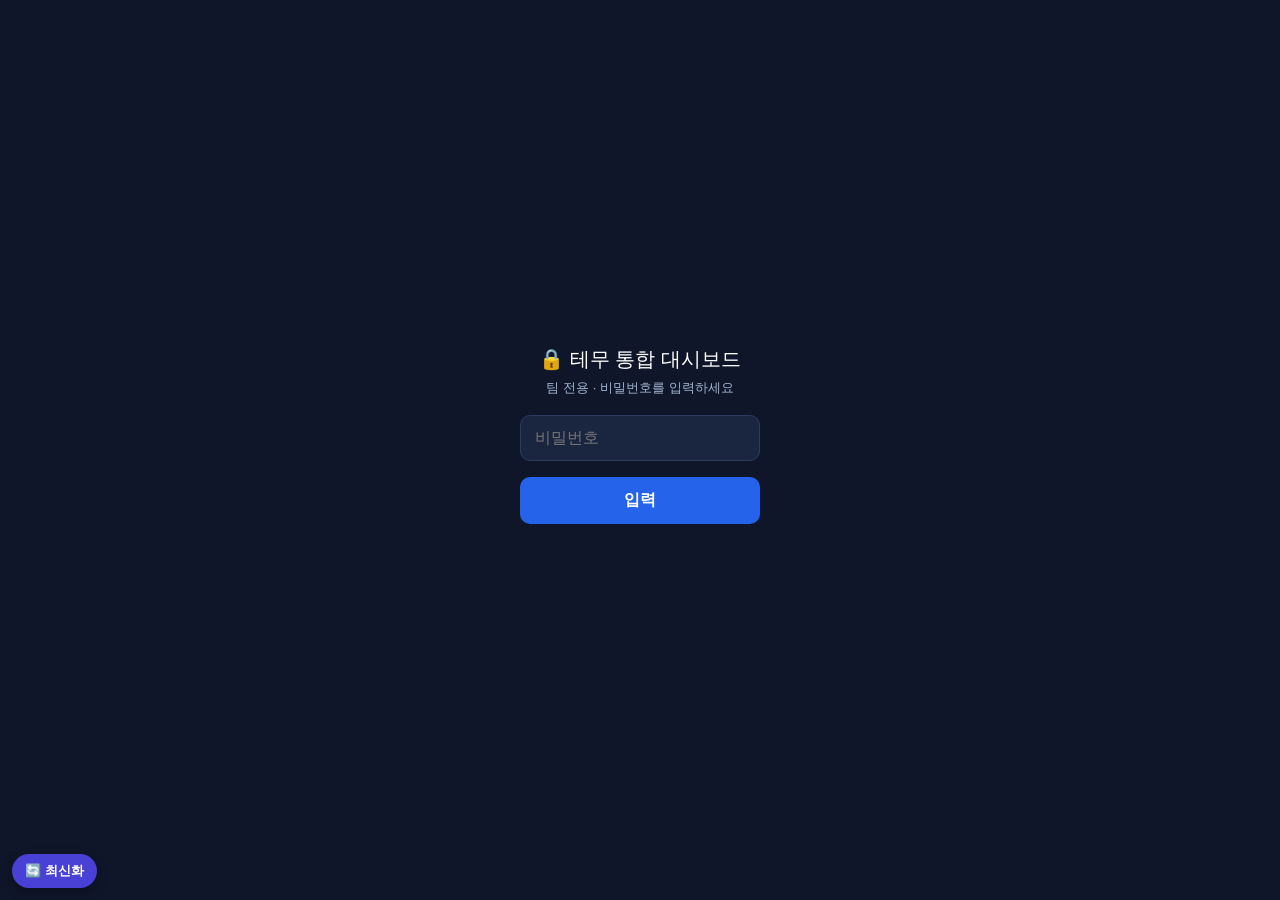
<file: temu.html>
<!DOCTYPE html>
<html lang="ko">
<head><link rel="icon" href="data:image/svg+xml,<svg xmlns='http://www.w3.org/2000/svg' viewBox='0 0 100 100'><text y='.9em' font-size='90'>🛒</text></svg>">
<meta charset="UTF-8"><meta name="viewport" content="width=device-width,initial-scale=1">
<title>테무 통합 대시보드</title><!--PWA--><link rel="manifest" href="/dash/pwa/temu/manifest.json"><meta name="theme-color" content="#f97316"><meta name="mobile-web-app-capable" content="yes"><meta name="apple-mobile-web-app-capable" content="yes"><meta name="apple-mobile-web-app-status-bar-style" content="black-translucent"><meta name="apple-mobile-web-app-title" content="테무"><link rel="apple-touch-icon" href="/dash/pwa/temu/icon180.png">
<style>
:root{--bg:#eef1f6;--card:#fff;--ink:#1f2937;--sub:#6b7280;--line:#e5e7eb;--acc:#fb7701;--grn:#1b8f5a;--red:#d23f3f;--yel:#e08600}
*{box-sizing:border-box;margin:0;padding:0}
body{font-family:'Pretendard','Malgun Gothic',-apple-system,sans-serif;background:var(--bg);color:var(--ink);padding:16px;max-width:1280px;margin:0 auto}
.hero{background:linear-gradient(120deg,#c2410c,#fb7701);color:#fff;border-radius:16px;padding:16px 22px;overflow:hidden}
.hero h1{font-size:20px;display:inline}
.hero .meta{float:right;font-size:12px;opacity:.9;text-align:right}
.tabs{display:flex;gap:8px;margin:14px 0;flex-wrap:wrap}
.tab{padding:9px 16px;border-radius:10px;background:#fff;border:1.5px solid var(--line);cursor:pointer;font-weight:700;font-size:13.5px;color:var(--sub);text-decoration:none}
.tab.on{background:var(--acc);color:#fff;border-color:var(--acc)}
.kpis{display:grid;grid-template-columns:repeat(auto-fit,minmax(128px,1fr));gap:10px;margin-bottom:14px}
.kpi{background:#fff;border-radius:12px;padding:11px;text-align:center;border:1px solid var(--line)}
.kpi .l{font-size:10.5px;color:var(--sub)}
.kpi .v{font-size:17px;font-weight:800;margin-top:3px}
.kpi .s{font-size:10px;color:var(--sub);margin-top:2px}
.wait{color:#9ca3af!important;font-size:13px!important}
.card{background:#fff;border-radius:12px;padding:14px;border:1px solid var(--line);margin-bottom:12px}
.card h3{font-size:13.5px;margin-bottom:10px}
.card h3 .fr{float:right;font-size:11px;color:var(--sub);font-weight:600}
.row2{display:flex;gap:12px;flex-wrap:wrap}
.row2>.card{flex:1;min-width:280px}
.act{display:flex;align-items:center;gap:8px;padding:8px;border-radius:9px;background:#f8fafc;margin-bottom:6px;font-size:12.5px}
.dot{width:9px;height:9px;border-radius:50%;flex:none}
.d-red{background:var(--red)}.d-yellow{background:var(--yel)}.d-green{background:var(--grn)}
.abtn{margin-left:auto;border:none;background:var(--acc);color:#fff;border-radius:8px;padding:5px 11px;font-size:11px;font-weight:700;cursor:pointer;font-family:inherit;flex:none}
.fbar{display:flex;gap:8px;flex-wrap:wrap;background:#1e293b;padding:10px;border-radius:11px;margin-bottom:10px;align-items:center}
.fbar label{color:#cbd5e1;font-size:11px}
.fbar select,.fbar input{background:#334155;color:#fff;border:none;border-radius:7px;padding:6px 9px;font-size:12px;width:auto}
.fbar input[type=number]{width:82px}
.fbar .go{background:var(--acc);color:#fff;border:none;border-radius:7px;padding:7px 16px;font-weight:800;cursor:pointer;font-family:inherit;margin-left:auto}
table{width:100%;border-collapse:collapse;font-size:12px;background:#fff}
th{background:#f1f5f9;padding:8px 7px;text-align:left;font-size:11px;color:#475569;cursor:pointer;white-space:nowrap;user-select:none}
td{padding:8px 7px;border-bottom:1px solid #f1f5f9}
.r{text-align:right}
tr:hover td{background:#f8fafc}
.bdg{display:inline-block;font-size:10px;font-weight:700;padding:2px 7px;border-radius:12px}
.b-g{background:#e7f4e8;color:var(--grn)}.b-y{background:#fff2dd;color:var(--yel)}.b-r{background:#fde8e8;color:var(--red)}.b-b{background:#e8eefc;color:#2563eb}
.star{cursor:pointer;font-size:14px;border:none;background:none}
.tbtn{border:none;border-radius:9px;padding:8px 14px;font-size:12px;font-weight:800;cursor:pointer;font-family:inherit;background:#eef0f3;color:#374151;margin-right:6px}
.tbtn.pri{background:var(--acc);color:#fff}
.calc{display:grid;grid-template-columns:repeat(auto-fit,minmax(150px,1fr));gap:10px}
.calc label{font-size:11px;color:var(--sub);display:block;margin-bottom:4px}
.calc input{width:100%;border:1.5px solid var(--line);border-radius:8px;padding:8px;font-size:14px}
.cres{margin-top:12px;font-size:14px;line-height:1.9}
.cres b{color:var(--acc)}
.note{font-size:11px;color:var(--sub);margin-top:8px;line-height:1.6}
.empty{color:var(--sub);font-size:12.5px;padding:14px;text-align:center}
</style>
</head>
<body>
<div id="pwgate" style="position:fixed;inset:0;background:#0f1629;display:flex;align-items:center;justify-content:center;z-index:99999;flex-direction:column;font-family:'Malgun Gothic',sans-serif"><div style="color:#fff;font-size:20px;margin-bottom:6px">🔒 테무 통합 대시보드</div><div style="color:#9fb3d1;font-size:13px;margin-bottom:18px">팀 전용 · 비밀번호를 입력하세요</div><input id="pwin" type="password" autocomplete="off" style="padding:13px 14px;font-size:16px;border-radius:10px;border:1px solid #2a3b5e;width:240px;background:#1a2540;color:#fff;outline:none" placeholder="비밀번호"><button id="pwbtn" style="margin-top:16px;padding:13px 0;width:240px;font-size:16px;font-weight:700;border:none;border-radius:10px;background:#2563eb;color:#fff;cursor:pointer">입력</button><div id="pwerr" style="color:#f87171;margin-top:12px;height:18px;font-size:13px"></div></div><script>(function(){var PW="5todghkfrhks!";var g=document.getElementById('pwgate');if(sessionStorage.getItem('cdash_ok')==='1'){g.style.display='none';return;}document.body.style.overflow='hidden';function ok(){sessionStorage.setItem('cdash_ok','1');g.style.display='none';document.body.style.overflow='';}function check(){var v=document.getElementById('pwin').value;if(v===PW){ok();}else{document.getElementById('pwerr').textContent='비밀번호가 틀렸습니다';}}var i=document.getElementById('pwin');i.addEventListener('keydown',function(e){if(e.key==='Enter')check();});var b=document.getElementById('pwbtn');if(b)b.addEventListener('click',check);setTimeout(function(){i.focus();},100);})();</script>
<div class="hero">
  <h1>🛒 테무 통합 대시보드</h1>
  <div class="meta">운영: <span id="m-op"></span><br>시장수집: <span id="m-mk"></span><br>
    <button onclick="refreshMkt()" style="margin-top:6px;border:none;background:#fff;color:#c2410c;border-radius:9px;padding:7px 14px;font-size:12.5px;font-weight:800;cursor:pointer;font-family:inherit;box-shadow:0 2px 8px rgba(0,0,0,.25)">🔄 시장 최신화 요청</button></div>
</div>
<div class="tabs">
  <span class="tab on" data-v="home" onclick="go('home')">🏠 운영 홈</span>
  <span class="tab" data-v="src" onclick="go('src')">🔍 소싱</span>
  <span class="tab" data-v="watch" onclick="go('watch')">📈 워치리스트</span>
  <span class="tab" data-v="calc" onclick="go('calc')">🧮 계산기</span>
  <a class="tab" href="wholesale.html">🏢 거래처 →</a>
</div>
<div id="view"></div>

<script>
/* 위탁 거래처 대시보드 데이터 — 실제 거래처 3곳만
 * 가격: buy(매입가)+ship(배송비) → 손익분기 자동계산.
 *       sell(추천판매가)=테무 시장경쟁가(네이버쇼핑 실판매가 상위 기준 + 테무 덤핑전략).
 *       sell 없으면 원가기준(매입가÷0.65)으로 자동계산.
 *       mkt=시장 실판매가대(참고표시).
 * 명함: card="파일명" → images/ 폴더에 명함 넣으면 거래처 클릭시 표시.
 * ※ 발굴 후보 58곳은 _backup\data_FULL_58곳_backup.js 에 보관(필요시 복원).
 */
window.DASH = {
  updated: "2026-07-01",
  priceNote: "추천판매가 = 네이버쇼핑 실판매가(테무 상위셀러 대용) 조사 + 테무 덤핑전략(시장최저 부근 배치) 기준 산정",
  suppliers: [
    { id:"dm", name:"(주)대명유통 · 홍지민", cat:"과일·가루선식", emoji:"🍑", status:"ok",
      phone:"010-8187-2435", email:"cvben900907@gmail.com", region:"충남 서산", card:"dm_card.png",
      note:"과일 카탈로그 + 국산 가루선식 공급 (사장님 확정)",
      products:[
        {g:"과일", name:"두리안", spec:"1kg", buy:11000, ship:0, sell:26900, mkt:"네이버/쿠팡 통두리안 1kg 28,500~39,000", emoji:"🥥", note:"🟢 희소·고마진(46%) 유망 · 1kg 매입가 검증권장"},
        {g:"과일", name:"망고(수입)", spec:"5kg", buy:21700, ship:0, emoji:"🥭"},
        {g:"과일", name:"애플망고", spec:"1kg", buy:22700, ship:0, emoji:"🥭"},
        {g:"과일", name:"람부탄", spec:"1kg", buy:8800, ship:0, emoji:"🔴"},
        {g:"과일", name:"후무사(자두)", spec:"1kg", buy:5700, ship:0, sell:9900, mkt:"네이버 자두 1kg 7,900~9,900", emoji:"🍑"},
        {g:"과일", name:"피자두", spec:"1kg", buy:7400, ship:0, sell:11900, mkt:"자두 1kg 7,900~", emoji:"🍑"},
        {g:"과일", name:"추희자두", spec:"1kg", buy:5100, ship:0, sell:9900, mkt:"네이버 자두 1kg 7,900~9,900", emoji:"🍑"},
        {g:"과일", name:"털복숭아", spec:"1kg", buy:4800, ship:0, sell:9900, mkt:"천도/복숭아 1kg 9,900~11,900", emoji:"🍑"},
        {g:"과일", name:"천도복숭아", spec:"1kg", buy:4400, ship:0, sell:9900, mkt:"천도 1kg 9,900~11,900", emoji:"🍑", note:"🟢 고마진(50%)"},
        {g:"과일", name:"메론", spec:"1kg", buy:3300, ship:0, emoji:"🍈"},
        {g:"가루 선식", name:"15곡 미숫가루", spec:"1kg", buy:11300, ship:0, sell:16900, mkt:"국산 1kg 14,500~22,500", emoji:"🥣", note:"🟢 상온·경량 테무 최적"},
        {g:"가루 선식", name:"검정서리태 콩가루선식", spec:"1kg", buy:7800, ship:0, sell:13900, mkt:"콩가루선식 국산대", emoji:"🥣"},
        {g:"가루 선식", name:"국산 귀리가루", spec:"1kg", buy:3480, ship:0, sell:7900, mkt:"귀리가루 1kg 8,000~12,000", emoji:"🌾", note:"최저단가·고마진"},
        {g:"가루 선식", name:"볶은 율무가루", spec:"1kg", buy:5800, ship:0, sell:9900, mkt:"율무가루 1kg ~9,900", emoji:"🌾"},
        {g:"음료", name:"맥심 티오피(T.O.P)", spec:"275ml×20개입/박스", buy:12980, ship:0, sell:21900, mkt:"네이버/쿠팡 20개입 23,900~30,900", emoji:"☕", note:"🟢 동서식품 정품 · 상온·12개월·캔 안깨짐 테무최적 · 박스단가 VAT포함 · MOQ 10박스 권장"},
        {g:"음료", name:"맥심 마스터라떼", spec:"275ml×20개입/박스", buy:12980, ship:0, sell:21900, mkt:"네이버/쿠팡 20개입 23,900~30,900", emoji:"☕"},
        {g:"음료", name:"맥심 더블랙", spec:"275ml×20개입/박스", buy:12980, ship:0, sell:21900, mkt:"네이버/쿠팡 20개입 23,900~30,900", emoji:"☕"},
        {g:"음료", name:"맥심 스위트아메리카노", spec:"275ml×20개입/박스", buy:12980, ship:0, sell:21900, mkt:"네이버/쿠팡 20개입 23,900~30,900", emoji:"☕"},
        {g:"음료", name:"맥심 돌체 스모키라떼", spec:"275ml×20개입/박스", buy:12980, ship:0, sell:21900, mkt:"네이버/쿠팡 20개입 23,900~30,900", emoji:"☕"},
        {g:"음료", name:"맥심 스모키블랙", spec:"275ml×20개입/박스", buy:12980, ship:0, sell:21900, mkt:"네이버/쿠팡 20개입 23,900~30,900", emoji:"☕"},
        {g:"음료", name:"코카콜라(190ml)", spec:"190ml×30캔/박스", buy:11440, ship:0, sell:14900, mkt:"네이버/도매 30캔 14,000~17,280", emoji:"🥤", note:"정품·상온·캔 안깨짐 · 박스단가 VAT포함 · MOQ 박스단위"},
        {g:"음료", name:"코카콜라(355ml)", spec:"355ml×24캔/박스", buy:13640, ship:0, sell:17900, mkt:"24캔 15,800~19,900", emoji:"🥤"},
        {g:"음료", name:"스프라이트", spec:"355ml×24캔/박스", buy:11990, ship:0, sell:16900, mkt:"24캔 15,800~22,200", emoji:"🥤"},
        {g:"음료", name:"칠성사이다", spec:"190ml×30캔/박스", buy:9860, ship:0, sell:13900, mkt:"30캔 13,480~15,900", emoji:"🥤"},
        {g:"음료", name:"맥콜", spec:"190ml×30캔/박스", buy:7350, ship:0, sell:13900, mkt:"30캔 14,400~18,900", emoji:"🥤", note:"🟢 고마진(37%) 매입가 저렴"},
        {g:"음료", name:"천연사이다", spec:"190ml×30캔/박스", buy:7050, ship:0, sell:11900, mkt:"[추정] 30캔 9,900~13,000", emoji:"🥤"},
        {g:"음료", name:"게토레이", spec:"240ml×30캔/박스", buy:9030, ship:0, sell:15900, mkt:"30캔 14,890~18,700", emoji:"🥤", note:"🟢 고마진(33%)"},
        {g:"음료", name:"포카리스웨트", spec:"240ml×30캔/박스", buy:10090, ship:0, sell:16900, mkt:"30캔 16,000~18,900", emoji:"🥤", note:"🟢 고마진(30%)"},
        {g:"음료", name:"스타벅스 돌체", spec:"275ml×12캔/박스", buy:11990, ship:0, sell:24900, mkt:"12캔 28,850~38,500", emoji:"☕", note:"🟢 초고마진(42%) · 동서식품 정품 · 시장최저보다 한참 아래 덤핑가능"},
        {g:"음료", name:"스타벅스 에스프레소&크림", spec:"275ml×12캔/박스", buy:11990, ship:0, sell:24900, mkt:"스타벅스RTD 12캔 28,850~38,500", emoji:"☕"},
        {g:"음료", name:"스타벅스 초콜렛", spec:"275ml×12캔/박스", buy:11990, ship:0, sell:24900, mkt:"스타벅스RTD 12캔 28,850~38,500", emoji:"☕"}
      ]},
    { id:"kc", name:"케이앤씨푸드컴퍼니", cat:"냉면·밀키트", emoji:"🍜", status:"ok",
      phone:"010-8800-7273", email:"", region:"경기", card:"kc_card.jpg",
      note:"부가세 포함 · 파렛트 발주시 용차비 별도 · 택배 1~2세트 3,500/3세트 4,500",
      products:[
        {name:"함흥물냉면", spec:"2인세트 (면200g×2·육수400g×2·겨자·식초)", buy:4300, ship:3500, sell:10900, mkt:"네이버 2인세트 8,500~9,400", emoji:"🍜"},
        {name:"함흥비빔냉면", spec:"2인세트 (+참기름×2)", buy:4500, ship:3500, sell:10900, mkt:"네이버 2인세트 8,500~9,400", emoji:"🌶️"},
        {name:"츠메타이냉소바", spec:"2인세트 (+갈은무·와사비·김가루)", buy:4800, ship:3500, sell:11900, mkt:"냉소바 프리미엄대", emoji:"🥢"}
      ]},
    { id:"chili", name:"농산물 온 · 백승원 이사", cat:"고춧가루·양파 도매", emoji:"🧅", status:"ok",
      phone:"010-5788-5988", email:"haneul8884@naver.com", region:"충북 진천", card:"chili_card.png",
      note:"국내산 양파 도매·소매 / 대량납품·소량판매 / 위탁배송 가능 (명함 확정) · 매입가 받으면 마진확정",
      products:[
        {name:"국내산 고춧가루", spec:"500g / 1kg", buy:null, ship:0, sell:19900, mkt:"국산 1kg 18,900~22,000", emoji:"🌶️", note:"상온·경량 테무유망 · 매입가 받으면 마진확정"},
        {name:"깐양파", spec:"랩 개별포장", buy:null, ship:0, emoji:"🧅", note:"냉장→테무 부적합"},
        {name:"양파(만생)", spec:"채반건조", buy:null, ship:0, emoji:"🧅"}
      ]},
    { id:"sc", name:"(주)씨터치 · 정현준 과장", cat:"자반고등어·수산물", emoji:"🐟", status:"ok",
      phone:"010-9193-9959", email:"", region:"부산 사하구", card:"",
      note:"국내산(부산) 냉동 자반고등어/순살필렛 · 진공+아이스팩 · CJ대한통운 16시마감 · 합배송 가능 (사업자 204-88-02802) · ⚠️냉동+택배비4,400 원가부담 → 특대2미·순살필렛이 그나마 유망",
      products:[
        {name:"진공 자반고등어 10미 (대)", spec:"1미 310~370g·10미 3.1~3.7kg / 면세·냉동", buy:17700, ship:4400, sell:27900, mkt:"네이버 대짜 10미 22,500~30,900", emoji:"🐟", note:"🔴 원가 22,100원·마진 약11% · 냉동+택배비로 덤핑여력 적음"},
        {name:"진공 자반고등어 10미 (중대)", spec:"1미 250~300g·10미 2.5~3kg / 면세·냉동", buy:15000, ship:4400, sell:23900, mkt:"중사이즈 10미 14,600~22,900", emoji:"🐟", note:"🟡 원가 19,400원·마진 약9% — 빡빡"},
        {name:"자반고등어 가정용 10미", spec:"1미 230g내외·10미 2.3kg / 면세·냉동", buy:11300, ship:4400, sell:17900, mkt:"가정용 10미 14,600~15,900", emoji:"🐟", note:"🔴 원가 15,700원 > 시장 가정용가 — 마진 거의없음·테무 비추천"},
        {name:"특대 자반고등어 2미", spec:"손질후 900g~1.1kg·37~40cm / 면세·냉동", buy:7100, ship:4400, sell:16900, mkt:"특대 2미 10,000~18,900", emoji:"🐟", note:"🟢 마진 약22% — 씨터치 중 최고후보 · 합배송 8세트"},
        {name:"고갈비 1미", spec:"손질후 280~300g·30cm / 면세·냉동·진공", buy:2300, ship:4400, sell:8900, mkt:"[추정] 단품 시장 희소", emoji:"🐟", note:"🟡 택배비 > 매입가 — 합배송 묶음(10세트) 구성 필수"},
        {name:"국내산 순살 고등어 필렛 600g", spec:"9~12쪽·가시제거99.99% / 면세·냉동·진공", buy:11000, ship:4400, sell:19900, mkt:"600g 필렛 16,900~19,900", emoji:"🐟", note:"🟢 원가 15,400원·마진 약13% · 가시제거 강점 유망"}
      ]},
    { id:"yc", name:"㈜예찬F&S · 조민진", cat:"냉동 양념육·가공육 (정성예찬)", emoji:"🍗", status:"ok",
      phone:"010-8552-8319", email:"mecaracing@naver.com", region:"부산 기장군", card:"",
      note:"브랜드 '정성예찬' 냉동 양념육·가공육 29종 · 위탁공급가 VAT포함, 택배비 3,500원 별도 · 소비기한 제조일로부터 2년 · ⚠️냉동+택배비 별도라 테무 반관리 경쟁은 대용량·저단가 위주 선별 필요 · 상당수 카카오 톡딜 고정상품",
      products:[
        {g:"비가열 양념육", name:"특공 닭구이 고추장맛", spec:"550g·과세", buy:4800, ship:3500, mkt:"온라인상시가 2팩 15,900 · 톡딜 고정상품", emoji:"🍗", note:"원산지 브라질 · 통 닭갈비+특제 고추장소스"},
        {g:"비가열 양념육", name:"특공 닭구이 간장맛", spec:"550g·과세", buy:4800, ship:3500, mkt:"온라인상시가 2팩 15,900 · 톡딜 고정상품", emoji:"🍗", note:"원산지 브라질 · 단짠 간장소스"},
        {g:"비가열 양념육", name:"기장철마 등심소불고기", spec:"500g·과세", buy:7600, ship:3500, mkt:"온라인상시가 1팩 13,900", emoji:"🥩", note:"🔴 판매일시중단 · 국내산 육우 등심 2mm"},
        {g:"비가열 양념육", name:"로스트치킨 찹스테이크", spec:"300g·과세", buy:3900, ship:3500, mkt:"온라인상시가 3팩 16,900", emoji:"🍗", note:"원산지 브라질 · 에어프라이어 허브시즈닝"},
        {g:"비가열 양념육", name:"자이언트 통다리치킨", spec:"1.2kg·과세", buy:7800, ship:3500, mkt:"온라인상시가 1팩 15,900 · 톡딜 5천만원↑", emoji:"🍗", note:"원산지 브라질 · 닭다리 3개↑ 빅사이즈"},
        {g:"비가열 양념육", name:"자이언트 장각구이(통다리)", spec:"750g·과세", buy:5500, ship:3500, emoji:"🍗", note:"원산지 브라질 · 1인가구용 2~3개입"},
        {g:"비가열 양념육", name:"버팔로윙봉 콤보", spec:"500g·과세", buy:6000, ship:3500, mkt:"온라인상시가 1팩 10,900 · 온라인 베스트", emoji:"🍗", note:"원산지 브라질 · 매콤 윙봉"},
        {g:"비가열 양념육", name:"블랙페퍼윙봉 콤보", spec:"700g·과세", buy:7300, ship:3500, mkt:"온라인상시가 1팩 11,900 · 온라인 베스트", emoji:"🍗", note:"원산지 브라질 · 흑후추 윙봉"},
        {g:"비가열 양념육", name:"대쪽갈비(돼지등갈비)", spec:"500g·과세", buy:6500, ship:3500, mkt:"온라인상시가 1팩 11,900 · 톡딜 4천만원↑", emoji:"🥩", note:"원산지 브라질 · 통 돼지등갈비 숙성·연육"},
        {g:"비가열 양념육", name:"후다닭 닭다리", spec:"450g·과세", buy:5500, ship:3500, mkt:"온라인상시가 2팩 15,900 · 톡딜 고정", emoji:"🍗", note:"원산지 브라질 · 바삭 파우더 닭다리"},
        {g:"비가열 양념육", name:"닭목살 담백/매콤 2종", spec:"500g·담백 면세/매콤 과세", buy:5000, ship:3500, mkt:"온라인상시가 1팩 10,900", emoji:"🍗", note:"🔴 판매일시중단 · 특수부위 닭목살"},
        {g:"비가열 양념육", name:"부산 금정산성 양념 오리주물럭", spec:"500g·과세", buy:7500, ship:3500, mkt:"온라인상시가 1팩 13,900 · 톡딜 5천만원↑", emoji:"🦆", note:"국내산 유황오리 · 24시간 저온숙성"},
        {g:"비가열 양념육", name:"안동식 찜닭", spec:"700g·과세", buy:5500, ship:3500, mkt:"온라인상시가 1팩 10,900 · 온라인 베스트", emoji:"🍗", note:"원산지 브라질 · 안동식 간장찜닭"},
        {g:"비가열 양념육", name:"춘천식 닭갈비", spec:"700g·과세", buy:5500, ship:3500, mkt:"온라인상시가 1팩 10,900 · 온라인 베스트", emoji:"🍗", note:"원산지 브라질 · 깔끔한 특제소스"},
        {g:"비가열 양념육", name:"로스트치킨 1마리 (1kg)", spec:"1kg·과세", buy:5000, ship:3500, mkt:"온라인상시가 2팩 16,900 · 300만팩↑ 판매", emoji:"🍗", note:"국내산 · 에어프라이어/오븐 조리"},
        {g:"비가열 양념육", name:"로스트치킨 1마리 (650g)", spec:"650g·과세", buy:4500, ship:3500, mkt:"300만팩↑ 판매 베스트", emoji:"🍗", note:"국내산 · 소용량"},
        {g:"비가열 양념육", name:"온천장돼지불고기", spec:"1kg·과세", buy:7500, ship:3500, mkt:"온라인상시가 15,900 · 공구/행사 1등", emoji:"🥩", note:"국내산 · 부산 온천장 불백"},
        {g:"비가열 양념육", name:"댓잎 칼집 돼지왕구이", spec:"1kg·과세", buy:7500, ship:3500, mkt:"온라인상시가 16,900 · 공구/행사 1등", emoji:"🥩", note:"수입산 · 칼집 왕구이"},
        {g:"비가열 양념육", name:"솥뚜껑 얼큰 닭볶음탕", spec:"1kg·과세", buy:5500, ship:3500, mkt:"온라인상시가 12,900 · 공구/행사 1등", emoji:"🍗", note:"국내산 닭 · 대용량 2~3인"},
        {g:"비가열 양념육", name:"가마솥 간장찜닭", spec:"1kg·과세", buy:5500, ship:3500, mkt:"온라인상시가 12,900 · 공구/행사 1등", emoji:"🍗", note:"국내산 닭 · 대용량 2~3인"},
        {g:"비가열 양념육", name:"마늘폭탄통닭", spec:"800g·과세", buy:6500, ship:3500, mkt:"온라인상시가 12,900", emoji:"🍗", note:"🆕 신메뉴 · 국내산 · 마늘소스"},
        {g:"비가열 양념육", name:"정직한 꼬치어묵 (꼬치10+소스1)", spec:"300g·과세", buy:2500, ship:3500, mkt:"온라인상시가 5,900", emoji:"🍢", note:"🆕 신메뉴 · 국내산 갈치순살 어육"},
        {g:"비가열 양념육", name:"양념우삼겹", spec:"300g·과세", buy:4800, ship:3500, mkt:"온라인상시가 9,900", emoji:"🥩", note:"🆕 신메뉴 · 수입산 · 배 양념"},
        {g:"가공품", name:"5분완성 볏짚초벌삼겹살", spec:"초벌후 280g±10%·과세", buy:6000, ship:3500, mkt:"온라인상시가 1팩 11,900 · 온라인 베스트", emoji:"🥓", note:"수입산 · 볏짚초벌 향·육즙 · 후기만족 95%↑"},
        {g:"가공품", name:"스팀 닭가슴살 3종 (오리지널/갈릭/훈제)", spec:"500g(100g×5)·과세", buy:4500, ship:3500, mkt:"온라인상시가 10,000 · 공구/행사 1등", emoji:"🍗", note:"국내산 · 촉촉 스팀 가슴살"},
        {g:"가공품", name:"숯불 그릴드 로스트치킨", spec:"500g·과세", buy:6000, ship:3500, emoji:"🍗", note:"🆕 신메뉴 · 국내산 · 숯불향"},
        {g:"가공품", name:"숯불 그릴드 로스트 윙봉콤보", spec:"400g·과세", buy:6000, ship:3500, emoji:"🍗", note:"🆕 신메뉴 · 국내산 · 숯불향 윙봉"},
        {g:"원료육", name:"부채살 큐브스테이크", spec:"200g·면세", buy:4500, ship:3500, emoji:"🥩", note:"🔴 판매일시중단 · 미국산 · 큐브 간편조리"},
        {g:"원료육", name:"7호닭 닭도리육 (볶음탕/찜닭용)", spec:"650g·면세", buy:3800, ship:3500, emoji:"🍗", note:"국내산 · 컷팅 닭"}
      ]}
  ],
  directory: []
};

</script>
<script>
window.MARKET_META={"date": "20260702", "prev": null, "n": 520};
window.MARKET=[{"cat": "아침식사", "id": "604950939673792", "t": "엄마손 누룽지 1kg x 1팩 / 국내산쌀 둥굴레향 건강 간식", "price": 5602, "sales": 58, "rating": 5.0, "reviews": 2, "local": true}, {"cat": "아침식사", "id": "604448160080099", "t": "[무료배송] 켈로그 콘푸로스트 600g 1개 + 콘푸로스트 다크초코 55", "price": 12354, "sales": 45, "rating": 5.0, "reviews": 2, "local": true}, {"cat": "아침식사", "id": "604530032929732", "t": "검정콩 깨강정 240g x 1팩, 전통 수제강정 고소한 간식", "price": 5996, "sales": 0, "rating": null, "reviews": 0, "local": true}, {"cat": "아침식사", "id": "604424269326376", "t": "CJ 햇반 작은공기 130g 12개", "price": 12263, "sales": 168, "rating": 4.7, "reviews": 10, "local": true}, {"cat": "아침식사", "id": "604826922496153", "t": "[복음자리] 과일듬뿍딸기청1+1, 과일함량 99%", "price": 16358, "sales": 154, "rating": 4.3, "reviews": 6, "local": true}, {"cat": "아침식사", "id": "605379094219619", "t": "오리온 닥터유 에너지바 160gx6개(40gx24개)", "price": 25190, "sales": 120, "rating": 5.0, "reviews": 16, "local": true}, {"cat": "아침식사", "id": "605431439193368", "t": "[미숫가루] 자연의 건강함을 담은 귀리&렌틸콩 영양 선식 미숫가루 700", "price": 11357, "sales": 44, "rating": 4.8, "reviews": 6, "local": true}, {"cat": "아침식사", "id": "604588820285100", "t": "[무료배송][7팩 / 1박스] 간편한 아침 든든하고 맛있는 모닝죽 꿀고구", "price": 10172, "sales": 94, "rating": 4.9, "reviews": 15, "local": true}, {"cat": "아침식사", "id": "604424806212655", "t": "포스트 골든그래놀라 크런치 360g+후르츠 360g+아몬드빈 360g", "price": 19985, "sales": 17, "rating": 5.0, "reviews": 1, "local": true}, {"cat": "아침식사", "id": "604917116801368", "t": "고단백 저당 통밀 아메리칸 쿠키 6개 1박스 (6가지맛, 개당 100g)", "price": 12398, "sales": 125, "rating": 4.8, "reviews": 12, "local": true}, {"cat": "아침식사", "id": "605259858554872", "t": "커피 대신 물에 잘 녹는 녹차 카테킨 스틱 2박스( 총 100포, 7주분", "price": 18883, "sales": 268, "rating": 4.9, "reviews": 34, "local": true}, {"cat": "아침식사", "id": "605296684548020", "t": "타타와 초코쿠키 60g x3", "price": 2919, "sales": 15, "rating": 5.0, "reviews": 2, "local": true}, {"cat": "아침식사", "id": "605099116096339", "t": "포스트 크랜베리아몬드 570g , 6개", "price": 31743, "sales": 3, "rating": null, "reviews": 0, "local": true}, {"cat": "아침식사", "id": "605354666608168", "t": "삼삼한 김치말이 냉라면+동치미 냉라면 (농심 사리면10봉+김치말이육수5팩", "price": 23532, "sales": 0, "rating": null, "reviews": 0, "local": true}, {"cat": "아침식사", "id": "604834388354168", "t": "무첨가 0칼로리 1000일 발효 물에 잘 녹는 보이차 (1박스 x 50포", "price": 7457, "sales": 612, "rating": 4.8, "reviews": 88, "local": true}, {"cat": "아침식사", "id": "604884367677655", "t": "타타와 애플쿠키 60g x3", "price": 3034, "sales": 15, "rating": 3.5, "reviews": 2, "local": true}, {"cat": "아침식사", "id": "605305274480654", "t": "포스트 크리치오 300g , 10개", "price": 34974, "sales": 0, "rating": null, "reviews": 0, "local": true}, {"cat": "아침식사", "id": "605298781706970", "t": "늘바른 국내산 무농약 청로메인 100g 3봉", "price": 12910, "sales": 0, "rating": null, "reviews": 0, "local": true}, {"cat": "아침식사", "id": "605169714585339", "t": "[무료배송] 켈로그 콘푸로스트 다크초코 550g 2개", "price": 12785, "sales": 27, "rating": 5.0, "reviews": 3, "local": true}, {"cat": "아침식사", "id": "605089938960460", "t": "지리산마천농협 발효흑삼진액 (70ml x 30포) 흑삼 수삼 박스포장", "price": 16290, "sales": 105, "rating": 5.0, "reviews": 14, "local": true}, {"cat": "아침식사", "id": "608747908870545", "t": "마요라 커피조이 702g x2", "price": 17801, "sales": 0, "rating": null, "reviews": 0, "local": true}, {"cat": "아침식사", "id": "605276015028558", "t": "[무료배송][7팩 / 1박스] 간편한 아침 든든하고 맛있는 모닝죽 단호박", "price": 10172, "sales": 388, "rating": 4.8, "reviews": 46, "local": true}, {"cat": "아침식사", "id": "604578888123490", "t": "CJ 햇반 작은공기 130g X 24개", "price": 22204, "sales": 355, "rating": 4.9, "reviews": 37, "local": true}, {"cat": "아침식사", "id": "605172617026114", "t": "바다향 가득! 쫀득쫀득 전복 가득! 전복죽 500g 전복내장죽 간편죽 즉", "price": 3292, "sales": 65, "rating": 4.4, "reviews": 17, "local": true}, {"cat": "아침식사", "id": "604856936934747", "t": "늘바른 국산 무농약 가지2입 4봉", "price": 19106, "sales": 1, "rating": null, "reviews": 0, "local": true}, {"cat": "아침식사", "id": "605442713449029", "t": "포스트 콘푸라이트 300g , 10개", "price": 23382, "sales": 2, "rating": null, "reviews": 0, "local": true}, {"cat": "아침식사", "id": "605450716155260", "t": "포스트 고소한 아몬드 후레이크1kg x 3개", "price": 28445, "sales": 36, "rating": 5.0, "reviews": 10, "local": true}, {"cat": "아침식사", "id": "604457773458038", "t": "고이담은 생강청 1병x500g 생강착즙액 국산 생강 국내산 생강즙 액기스", "price": 12645, "sales": 237, "rating": 4.9, "reviews": 39, "local": true}, {"cat": "아침식사", "id": "604436298625380", "t": "[산과들에] 검은콩 원데이그래놀라블랙 20g x40봉 (시리얼 오트밀 식", "price": 11780, "sales": 74, "rating": 5.0, "reviews": 4, "local": true}, {"cat": "아침식사", "id": "604953624024688", "t": "2박스 대용량 구성!! 쫀득쫀득 부드러워요 동부앙금 찹쌀 흑임자 듬뿍 묻", "price": 22992, "sales": 10, "rating": 5.0, "reviews": 3, "local": true}, {"cat": "아침식사", "id": "605030396564230", "t": "포스트 코코볼 300g , 10개", "price": 24923, "sales": 2, "rating": null, "reviews": 0, "local": true}, {"cat": "아침식사", "id": "604874385284273", "t": "옻물 1,500ml x 2병 옻가네 발효 참옻진액 옻추출물 100% 1.", "price": 14389, "sales": 166, "rating": 4.8, "reviews": 30, "local": true}, {"cat": "아침식사", "id": "604808618560763", "t": "포스트 대용량시리얼1kg 3종(콘푸라이트+오곡코코볼+아몬드후레이크)", "price": 26407, "sales": 22, "rating": 5.0, "reviews": 3, "local": true}, {"cat": "아침식사", "id": "604448160080960", "t": "[무료배송] 켈로그 넛츠앤씨드 그래놀라 500g 2개", "price": 13736, "sales": 13, "rating": null, "reviews": 0, "local": true}, {"cat": "아침식사", "id": "605442713474090", "t": "포스트 고소한아몬드 300g , 10개", "price": 29150, "sales": 1, "rating": null, "reviews": 0, "local": true}, {"cat": "아침식사", "id": "605404545309449", "t": "김소형원방 흑염소진 (70g x 30포) 전통원료 박스포장 선물세트", "price": 14267, "sales": 300, "rating": 4.6, "reviews": 47, "local": true}, {"cat": "아침식사", "id": "604451381301280", "t": "오리온 닥터유 에너지바 160g(40gx4개)", "price": 4030, "sales": 549, "rating": 4.9, "reviews": 40, "local": true}, {"cat": "아침식사", "id": "604488693829714", "t": "참마랑 양배추랑 600g 아침 식사대용 선식 쉐이크", "price": 26498, "sales": 100, "rating": 4.9, "reviews": 12, "local": true}, {"cat": "아침식사", "id": "605173690777206", "t": "포스트 콘푸라이트1.1kg+오레오오즈850g", "price": 21977, "sales": 39, "rating": 4.7, "reviews": 10, "local": true}, {"cat": "아침식사", "id": "604848397345660", "t": "고단백 저당 통밀 르뱅 쿠키 6개 1/2박스 (6가지맛, 개당 50g)", "price": 9724, "sales": 70, "rating": 4.6, "reviews": 5, "local": true}, {"cat": "간식과자", "id": "605269304161883", "t": "[저당] 땅콩이네 강원도 강릉 감자떡 1kg 국산감자전분15% 달지않고", "price": 5046, "sales": 1900, "rating": 4.8, "reviews": 192, "local": true}, {"cat": "간식과자", "id": "605227428240879", "t": "[800g 1+1+1] 코피코 커피맛캔디 800g 1+1+1(3입)", "price": 21740, "sales": 604, "rating": 4.9, "reviews": 70, "local": true}, {"cat": "간식과자", "id": "604944497274164", "t": "[명가삼대떡집] 진도 해풍쑥 듬뿍넣은 쑥설기 쑥떡", "price": 11972, "sales": 23, "rating": 5.0, "reviews": 1, "local": true}, {"cat": "간식과자", "id": "605356277240207", "t": "아이엠캔디 무설탕 사탕 과일 민트 캔디 비타민C 200mg 함유 12가지", "price": 2309, "sales": 4400, "rating": 4.8, "reviews": 277, "local": true}, {"cat": "간식과자", "id": "604470708684454", "t": "스테비아 대추방울토마토 500g 2팩 4팩", "price": 5795, "sales": 2, "rating": null, "reviews": 0, "local": true}, {"cat": "간식과자", "id": "605441371250970", "t": "심플잇 포켓누룽지 김치볶음밥 340g x 2박스 (20봉)", "price": 13494, "sales": 124, "rating": 4.6, "reviews": 12, "local": true}, {"cat": "간식과자", "id": "604669619308334", "t": "[1+1+1] 찹쌀누룽지 3종 세트 [무가당+스위트+츄러스]", "price": 8966, "sales": 709, "rating": 5.0, "reviews": 16, "local": true}, {"cat": "간식과자", "id": "604491915060423", "t": "[1+1+1] 코피코 슈가프리 커피맛캔디 블리스터 32g x 12입 1+", "price": 22622, "sales": 586, "rating": 4.9, "reviews": 78, "local": true}, {"cat": "간식과자", "id": "604605194824322", "t": "조선팔도떡집 쑥콩버무리 콩쑥버무리 쑥털털이 쑥떡 아침대용 햇쑥 해풍쑥 답", "price": 10455, "sales": 173, "rating": 4.9, "reviews": 16, "local": true}, {"cat": "간식과자", "id": "604862892900232", "t": "자일라 천연재료 입냄새제거 무설탕껌 2종 택1 스피아민트/페퍼민트", "price": 2247, "sales": 1800, "rating": 4.4, "reviews": 89, "local": true}, {"cat": "간식과자", "id": "604886246771173", "t": "[2kg 1+1] 트릭시 대용량 막대사탕 롤리팝2kg + 고팝2kg", "price": 15255, "sales": 416, "rating": 4.9, "reviews": 23, "local": true}, {"cat": "간식과자", "id": "604471513980614", "t": "[800g 1+1+1] 코피코 카푸치노맛캔디 800g 1+1+1(3개)/", "price": 21740, "sales": 637, "rating": 4.8, "reviews": 87, "local": true}, {"cat": "간식과자", "id": "604477151121627", "t": "구운 쥐포, 1kg", "price": 23828, "sales": 143, "rating": 4.9, "reviews": 13, "local": true}, {"cat": "간식과자", "id": "605335339301896", "t": "[커피캔디 1kg] 커피 소프트 캔디", "price": 5990, "sales": 707, "rating": 4.5, "reviews": 55, "local": true}, {"cat": "간식과자", "id": "605237091872907", "t": "롯데 자일리톨 껌 알파 오리지날 195g 리필 x 3개", "price": 20374, "sales": 89, "rating": 4.9, "reviews": 10, "local": true}, {"cat": "간식과자", "id": "604465021191607", "t": "달콤하고 고소한 수수팥떡 (42개입) 촉촉 쫄깃한 떡 굳지않는 떡 팥콩", "price": 9904, "sales": 4100, "rating": 4.5, "reviews": 647, "local": true}, {"cat": "간식과자", "id": "605127033328205", "t": "고함량 리포좀 글루타치온 60% 비타민C 피부영양제 [소비기한 특가 20", "price": 14068, "sales": 0, "rating": null, "reviews": 0, "local": true}, {"cat": "간식과자", "id": "604491378192923", "t": "블랙 트러플 하몽 소다 크래커", "price": 3978, "sales": 0, "rating": null, "reviews": 0, "local": true}, {"cat": "간식과자", "id": "605369967433739", "t": "우농 25년산 햇 볶음땅콩 3.75KG 대사이즈", "price": 23850, "sales": 1900, "rating": 4.8, "reviews": 290, "local": true}, {"cat": "간식과자", "id": "604917385267596", "t": "[대용량] 마요라 코피코 커피맛캔디 800g", "price": 8113, "sales": 521, "rating": 4.9, "reviews": 58, "local": true}, {"cat": "간식과자", "id": "605263935461731", "t": "롯데 목캔디 허브민트 217g x 3개", "price": 11459, "sales": 96, "rating": 5.0, "reviews": 12, "local": true}, {"cat": "간식과자", "id": "604972414551916", "t": "누룽지팝 과자 달콤한맛(12봉) 288g", "price": 3339, "sales": 0, "rating": null, "reviews": 0, "local": true}, {"cat": "간식과자", "id": "605069051276679", "t": "약밥 1kg 고명 듬뿍 한끼대용 찰약밥", "price": 13885, "sales": 93, "rating": 4.4, "reviews": 10, "local": true}, {"cat": "간식과자", "id": "604760618955471", "t": "과자탐험대 사무실간식 탕비실 회사간식세트 62종 종합선물셋트 가성비짱", "price": 37924, "sales": 170, "rating": 4.8, "reviews": 24, "local": true}, {"cat": "간식과자", "id": "605248047383737", "t": "치즈스틱 1kg, 고구마 치즈스틱 1kg 스틱치즈 간편간식 치즈스낵 한입", "price": 8005, "sales": 3100, "rating": 4.8, "reviews": 399, "local": true}, {"cat": "간식과자", "id": "605160856228716", "t": "롯데 자일리톨 오리지날 231g 리필 x 3개", "price": 20329, "sales": 113, "rating": 4.6, "reviews": 22, "local": true}, {"cat": "간식과자", "id": "605395468819442", "t": "[하루견과] 대용량 프리미엄 구운캐슈넛트 500g", "price": 10956, "sales": 1100, "rating": 4.8, "reviews": 91, "local": true}, {"cat": "간식과자", "id": "605019122292126", "t": "더블디 MGO500+ 마누카 꿀 캔디 5% 함유 프로폴리스 목캔디 사탕", "price": 3548, "sales": 195, "rating": 5.0, "reviews": 23, "local": true}, {"cat": "간식과자", "id": "605170519886092", "t": "[한미양행] 프로폴리스 캔디 60개입", "price": 10406, "sales": 36, "rating": 5.0, "reviews": 5, "local": true}, {"cat": "간식과자", "id": "604944497244826", "t": "[명가삼대떡집] 진도 해풍 쑥으로 만든 쑥 절편 쑥떡 2kg", "price": 18040, "sales": 16, "rating": null, "reviews": 0, "local": true}, {"cat": "간식과자", "id": "604514732086823", "t": "[대용량 2kg] 타야스 담라 어소티드 소프트캔디 블루", "price": 11651, "sales": 1300, "rating": 4.9, "reviews": 117, "local": true}, {"cat": "간식과자", "id": "604576740658652", "t": "롯데 자일리톨 오리지날 용기 52g x 8개", "price": 14729, "sales": 187, "rating": 4.9, "reviews": 20, "local": true}, {"cat": "간식과자", "id": "605086231185017", "t": "조선팔도떡집 쑥콩설기 쑥설기 쑥떡 콩떡 아침대용 답례떡", "price": 11190, "sales": 193, "rating": 4.8, "reviews": 13, "local": true}, {"cat": "간식과자", "id": "605167298679062", "t": "[무료배송]엄마미아 밀크롤케이크420g 개별포장", "price": 7682, "sales": 718, "rating": 4.7, "reviews": 128, "local": true}, {"cat": "간식과자", "id": "604403868207207", "t": "코피코 슈가프리 커피맛캔디 블리스터 32g x 12개", "price": 5730, "sales": 7200, "rating": 4.9, "reviews": 550, "local": true}, {"cat": "간식과자", "id": "605435734159219", "t": "롯데 목캔디 허브민트 217g x 6개", "price": 20762, "sales": 58, "rating": 5.0, "reviews": 4, "local": true}, {"cat": "간식과자", "id": "604918727452371", "t": "[머거본] 호두정과 250G 2봉", "price": 5148, "sales": 192, "rating": 5.0, "reviews": 9, "local": true}, {"cat": "간식과자", "id": "604923022419278", "t": "국내산 찹쌀+진도 해풍 쑥 굳지않는 쑥개떡 1KG", "price": 11804, "sales": 15, "rating": null, "reviews": 0, "local": true}, {"cat": "간식과자", "id": "604540233438996", "t": "[무료배송] 레큘러컷 감자튀김 2kg (1kg+1kg)", "price": 9758, "sales": 280, "rating": 4.8, "reviews": 55, "local": true}, {"cat": "간식과자", "id": "605010532358376", "t": "롯데 ABC초콜릿 ABC 초코 72g x 10개", "price": 20873, "sales": 95, "rating": 4.7, "reviews": 12, "local": true}, {"cat": "음료수", "id": "605387684181243", "t": "빙그레 아카페라 심플리 디카페인 아메리카노 400mL 20입", "price": 19008, "sales": 2200, "rating": 4.8, "reviews": 222, "local": true}, {"cat": "음료수", "id": "604559778873885", "t": "맥심 모카골드 커피믹스 190T", "price": 28021, "sales": 1700, "rating": 4.8, "reviews": 249, "local": true}, {"cat": "음료수", "id": "605349834790975", "t": "카누 미니 다크로스트 120T x 2개", "price": 42147, "sales": 316, "rating": 4.8, "reviews": 29, "local": true}, {"cat": "음료수", "id": "604854302913277", "t": "베지밀 검은콩 검은참깨 두유 190ml x 48팩", "price": 23201, "sales": 125, "rating": 4.8, "reviews": 11, "local": true}, {"cat": "음료수", "id": "605306079777601", "t": "[대용량 48입] 쿨피스 제로 골라담기", "price": 11852, "sales": 814, "rating": 4.6, "reviews": 80, "local": true}, {"cat": "음료수", "id": "605447008436181", "t": "파워에이드 240ml 30개 이온음료", "price": 14861, "sales": 75, "rating": 4.3, "reviews": 4, "local": true}, {"cat": "음료수", "id": "605018266636187", "t": "맥심 모카골드 커피믹스 400T", "price": 56632, "sales": 4100, "rating": 4.9, "reviews": 578, "local": true}, {"cat": "음료수", "id": "604831217474482", "t": "하루애 석류 콜라겐젤리 20g x 100포", "price": 31779, "sales": 79, "rating": 5.0, "reviews": 6, "local": true}, {"cat": "음료수", "id": "605001942422179", "t": "카누 미니 마일드 아메리카노 120T", "price": 23308, "sales": 884, "rating": 4.9, "reviews": 89, "local": true}, {"cat": "음료수", "id": "605486468439445", "t": "비타C 자몽에이드 500ml, 24개", "price": 13598, "sales": 584, "rating": 4.8, "reviews": 60, "local": true}, {"cat": "음료수", "id": "605253734913309", "t": "정식품 야채가득 V19 야채주스 145ml x 48팩", "price": 20196, "sales": 42, "rating": 5.0, "reviews": 6, "local": true}, {"cat": "음료수", "id": "605131865225634", "t": "당일생산 무첨가 국산 서리태가루", "price": 4082, "sales": 41, "rating": 5.0, "reviews": 2, "local": true}, {"cat": "음료수", "id": "604656734459082", "t": "맥심 모카골드 마일드 커피믹스 210개입, 2개", "price": 57019, "sales": 2700, "rating": 4.9, "reviews": 220, "local": true}, {"cat": "음료수", "id": "608374246735438", "t": "롯데 게토레이 제로 600ml x 24PET", "price": 20978, "sales": 0, "rating": null, "reviews": 0, "local": true}, {"cat": "음료수", "id": "604800078980057", "t": "카누 미니 마일드로스트 120Tx2개", "price": 42147, "sales": 474, "rating": 5.0, "reviews": 48, "local": true}, {"cat": "음료수", "id": "605219375157703", "t": "카누 미니 다크 아메리카노 130T", "price": 24522, "sales": 11, "rating": null, "reviews": 0, "local": true}, {"cat": "음료수", "id": "605307958885686", "t": "[소비기한 12월9일] 남양유업 과수원 사과 190ml x 24팩", "price": 6543, "sales": 103, "rating": 5.0, "reviews": 10, "local": true}, {"cat": "음료수", "id": "605269304117060", "t": "당일생산 무첨가 100% 흑임자가루", "price": 4873, "sales": 85, "rating": 5.0, "reviews": 5, "local": true}, {"cat": "음료수", "id": "604897252626301", "t": "맥심 화이트골드 커피믹스 210개입, 2개", "price": 58865, "sales": 218, "rating": 4.8, "reviews": 28, "local": true}, {"cat": "음료수", "id": "604834707173657", "t": "동서 맥심 모카골드 커피믹스 180T x 4개(720T)", "price": 100141, "sales": 1100, "rating": 4.9, "reviews": 118, "local": true}, {"cat": "음료수", "id": "605324064982380", "t": "[골라담기 특가] 스타벅스 네스프레소 캡슐커피 10P 모음전", "price": 6543, "sales": 1100, "rating": 4.8, "reviews": 53, "local": true}, {"cat": "음료수", "id": "605338023602914", "t": "당일생산 무첨가 서리태귀리쉐이크", "price": 2480, "sales": 82, "rating": 5.0, "reviews": 1, "local": true}, {"cat": "음료수", "id": "604659418793327", "t": "삼육 검은콩미숫가루 파우치 190mlx60입", "price": 27652, "sales": 60, "rating": 4.9, "reviews": 8, "local": true}, {"cat": "음료수", "id": "605123275278915", "t": "[약도라지청] 3년근 국내산 도라지를 진하게 고아넣은 약도라지청 1병", "price": 9461, "sales": 257, "rating": 4.5, "reviews": 37, "local": true}, {"cat": "음료수", "id": "604497820649503", "t": "맥스웰하우스 커피믹스 마일드 자판기용 800g, 10개", "price": 51882, "sales": 101, "rating": 5.0, "reviews": 2, "local": true}, {"cat": "음료수", "id": "605015850763850", "t": "국내산 문경 오미자 원액 99.96% 오미자청 1100g", "price": 17685, "sales": 268, "rating": 4.8, "reviews": 51, "local": true}, {"cat": "음료수", "id": "605399763796797", "t": "이디야공식) [이디야] 오리지널 아메리카노 150T", "price": 16527, "sales": 46, "rating": 5.0, "reviews": 2, "local": true}, {"cat": "음료수", "id": "605406961215944", "t": "동서 맥심 슈프림골드 150T+20T", "price": 32606, "sales": 358, "rating": 4.9, "reviews": 69, "local": true}, {"cat": "음료수", "id": "605329433699643", "t": "[100% 유기농] 대용량 물 한방울 없는! NFC 착즙 레몬즙 스틱", "price": 16137, "sales": 341, "rating": 4.9, "reviews": 38, "local": true}, {"cat": "음료수", "id": "605077641209769", "t": "당일생산 어린 국산 쑥만 담은 쑥미숫가루", "price": 5219, "sales": 100, "rating": 5.0, "reviews": 4, "local": true}, {"cat": "음료수", "id": "604725453901637", "t": "맥심 모카골드 마일드 커피믹스 210개입, 3개", "price": 84501, "sales": 1300, "rating": 5.0, "reviews": 86, "local": true}, {"cat": "음료수", "id": "605027980668301", "t": "[대용량 6L] 돈시몬 100% NFC 착즙주스 오렌지 1L 6팩", "price": 27593, "sales": 109, "rating": 5.0, "reviews": 18, "local": true}, {"cat": "음료수", "id": "604527885441104", "t": "남양 맛있는두유GT 검은콩깨 190ml x48팩", "price": 21092, "sales": 36, "rating": 5.0, "reviews": 1, "local": true}, {"cat": "음료수", "id": "604781288517022", "t": "이롬 황성주박사의 과채습관 퍼플 24팩 + 그린 24팩 (총48팩)", "price": 17976, "sales": 13, "rating": 5.0, "reviews": 2, "local": true}, {"cat": "음료수", "id": "605329433678370", "t": "연세두유 고단백 두유 2종 48팩 (아몬드잣 24팩 + 검은콩고칼슘 2", "price": 25424, "sales": 149, "rating": 4.9, "reviews": 23, "local": true}, {"cat": "음료수", "id": "605489958094909", "t": "풍년보감 6년근 고려홍삼정 에브리데이 100 홍삼스틱 15g x 100포", "price": 37298, "sales": 16, "rating": 5.0, "reviews": 2, "local": true}, {"cat": "음료수", "id": "604725453917314", "t": "맥심 화이트골드 커피믹스 210개입, 4개", "price": 112147, "sales": 259, "rating": 5.0, "reviews": 20, "local": true}, {"cat": "음료수", "id": "604779090676223", "t": "컨디션 헛개 100ml x 10병", "price": 22119, "sales": 152, "rating": 5.0, "reviews": 22, "local": true}, {"cat": "음료수", "id": "605306079774959", "t": "[대용량 48팩] 덴마크 테이크 얼라이브 주스 머스캣청포도 120ml", "price": 11839, "sales": 133, "rating": 4.5, "reviews": 13, "local": true}, {"cat": "음료수", "id": "604710958405576", "t": "안먹은걸로 당류제로 발효 콤부차 청사과맛 6g x 30포", "price": 3977, "sales": 138, "rating": 4.2, "reviews": 5, "local": true}, {"cat": "농산품", "id": "604887052065414", "t": "고당도 아삭한 청송 꿀사과 5kg 산지직송 가정용", "price": 8226, "sales": 2900, "rating": 3.8, "reviews": 284, "local": true}, {"cat": "농산품", "id": "605288849581300", "t": "하루견과 원데이오리지널 20g 30봉 견과류", "price": 10696, "sales": 1500, "rating": 4.7, "reviews": 148, "local": true}, {"cat": "농산품", "id": "605088378668253", "t": "[특가] 새벽선별 16brix고당도 자두 1kg (25과내외)", "price": 4085, "sales": 973, "rating": 4.3, "reviews": 44, "local": true}, {"cat": "농산품", "id": "605043818383548", "t": "가정용 나주배 3kg", "price": 4419, "sales": 623, "rating": 4.7, "reviews": 62, "local": true}, {"cat": "농산품", "id": "604892957650632", "t": "[여름초특가]산지직송 골짜기 성주 꿀참외 실속 참외, 1박스 4.5kg", "price": 6280, "sales": 71, "rating": 4.8, "reviews": 4, "local": true}, {"cat": "농산품", "id": "604667471850876", "t": "[반짝특가] 딱복 딱딱이 아삭이 복숭아 백도 소과 4kg", "price": 14612, "sales": 8, "rating": null, "reviews": 0, "local": true}, {"cat": "농산품", "id": "604472050854617", "t": "[사장님몰라요] 달콤아삭 가정용 실속참외 10kg", "price": 7280, "sales": 452, "rating": 4.6, "reviews": 5, "local": true}, {"cat": "농산품", "id": "604492938488309", "t": "고소한 볶음 땅콩 500g/1kg 알땅콩 피땅콩 간식 주전부리 안주", "price": 2583, "sales": 11000, "rating": 4.6, "reviews": 1439, "local": true}, {"cat": "농산품", "id": "605282189035300", "t": "산지직송 복숭아 백도 황도 랜덤 1kg", "price": 3212, "sales": 813, "rating": 4.1, "reviews": 8, "local": true}, {"cat": "농산품", "id": "605393858184325", "t": "꿀당도 초특가 못난이 참외 10kg 랜덤과", "price": 11191, "sales": 112, "rating": 3.7, "reviews": 22, "local": true}, {"cat": "농산품", "id": "604927317347657", "t": "최저가 26년 햇 천도 복숭아 3kg 여름 제철 과일", "price": 9187, "sales": 32, "rating": 5.0, "reviews": 1, "local": true}, {"cat": "농산품", "id": "605141260422523", "t": "고소한 볶음 땅콩 2kg 알땅콩 피땅콩 간식 주전부리 안주", "price": 12218, "sales": 4200, "rating": 4.7, "reviews": 524, "local": true}, {"cat": "농산품", "id": "604785583426202", "t": "[무료배송] 26년 옥황 가정용 꿀맛부사사과", "price": 16018, "sales": 312, "rating": 4.0, "reviews": 31, "local": true}, {"cat": "농산품", "id": "605397616322266", "t": "쫀득달콤 플럼코트 햇 살구 2kg (개당 60g내외)", "price": 13416, "sales": 567, "rating": 4.5, "reviews": 26, "local": true}, {"cat": "농산품", "id": "605056166388307", "t": "[무료배송]국내산 아삭 달콤 천도복숭아 여름 과일 천도복숭아4kg내외", "price": 10856, "sales": 44, "rating": 4.5, "reviews": 2, "local": true}, {"cat": "농산품", "id": "605011606125079", "t": "[하루특가] 대추방울토마토 5kg", "price": 19888, "sales": 788, "rating": 4.6, "reviews": 139, "local": true}, {"cat": "농산품", "id": "605386878896152", "t": "[무료배송] 여름한정특가 국내산 고당도 꿀수박 가정용 8 9kg", "price": 18254, "sales": 193, "rating": 4.6, "reviews": 34, "local": true}, {"cat": "농산품", "id": "605041402436285", "t": "푸드팜 호박씨 생 깐호박씨 1kg", "price": 7111, "sales": 2000, "rating": 4.8, "reviews": 207, "local": true}, {"cat": "농산품", "id": "605303127023891", "t": "[무료배송] 미백 찰옥수수 20개 (특품/16-22cm내외)", "price": 15725, "sales": 53, "rating": null, "reviews": 0, "local": true}, {"cat": "농산품", "id": "605440565949111", "t": "[초특가] 달달함이 가득한 부사사과 가정용 대과 5kg", "price": 13115, "sales": 112, "rating": null, "reviews": 0, "local": true}, {"cat": "농산품", "id": "605105558535965", "t": "최저가 26년 햇 천도 복숭아 4.5kg 여름 제철 과일", "price": 11763, "sales": 35, "rating": 5.0, "reviews": 1, "local": true}, {"cat": "농산품", "id": "605141528859144", "t": "[무료배송]달콤한 여름의 맛 프리미엄 하우스 수박 6kg 내외(가정용)", "price": 12318, "sales": 310, "rating": 4.0, "reviews": 42, "local": true}, {"cat": "농산품", "id": "605110390390449", "t": "제이드가든 국내산 생 블루베리 14mm 이상", "price": 3416, "sales": 4200, "rating": 4.7, "reviews": 74, "local": true}, {"cat": "농산품", "id": "605249439923319", "t": "[프리미엄] 고당도 제주 미니밤호박 보우짱 5kg", "price": 12470, "sales": 152, "rating": 3.5, "reviews": 6, "local": true}, {"cat": "농산품", "id": "605237091879400", "t": "[못난이 아님] 산지직송 성주참외 5kg 혼합과", "price": 5464, "sales": 1800, "rating": 4.1, "reviews": 175, "local": true}, {"cat": "농산품", "id": "605476754441687", "t": "[머거본] 오감찬미 믹스파티 800G X 2개", "price": 11791, "sales": 1800, "rating": 4.8, "reviews": 261, "local": true}, {"cat": "농산품", "id": "604727601412680", "t": "과즙폭발 햇살구 산지직송 꿀당도보장", "price": 9369, "sales": 116, "rating": null, "reviews": 0, "local": true}, {"cat": "농산품", "id": "604643849550627", "t": "[1.2kg 1+1+1] 바나나 1.2kg 1+1+1 / 총 3.6kg", "price": 7900, "sales": 347, "rating": 3.3, "reviews": 7, "local": true}, {"cat": "농산품", "id": "604475003628593", "t": "CJ프레시웨이 냉동 블루베리 1kg x 3개", "price": 27762, "sales": 91, "rating": 5.0, "reviews": 12, "local": true}, {"cat": "농산품", "id": "605447008420069", "t": "[초특가] 냉동 두리안 frozen durian 1팩(400g)", "price": 9809, "sales": 1500, "rating": 3.7, "reviews": 81, "local": true}, {"cat": "농산품", "id": "605036839049423", "t": "성주 하우스참외 10kg 혼합과", "price": 9277, "sales": 17, "rating": null, "reviews": 0, "local": true}, {"cat": "농산품", "id": "605004626768349", "t": "강진 흑찰옥수수 10개/20개+뉴슈가 증정", "price": 7764, "sales": 267, "rating": 5.0, "reviews": 6, "local": true}, {"cat": "농산품", "id": "604927317347264", "t": "[100박스한정특가] 신비복숭아 소과 5kg", "price": 15519, "sales": 168, "rating": 4.2, "reviews": 6, "local": true}, {"cat": "농산품", "id": "605103411046818", "t": "산지의 신선함 그대로 담은 성주참외 가정용10kg", "price": 12159, "sales": 167, "rating": 4.2, "reviews": 23, "local": true}, {"cat": "농산품", "id": "605393002561590", "t": "[머거본] 커피땅콩 300G X 3봉", "price": 4714, "sales": 617, "rating": 4.8, "reviews": 73, "local": true}, {"cat": "농산품", "id": "604964629921299", "t": "씨없는 대추야자 1kg(500g+500g) 푸드팜 튀니지", "price": 7725, "sales": 962, "rating": 4.7, "reviews": 114, "local": true}, {"cat": "농산품", "id": "605397616296925", "t": "[오늘특가] 성주 고당도 참외 10kg 혼합과 / 대용량 가성비 최고 꿀", "price": 7585, "sales": 104, "rating": null, "reviews": 0, "local": true}, {"cat": "농산품", "id": "604923022402184", "t": "[한정특가] 산지직송 미니오이 4kg", "price": 8884, "sales": 416, "rating": 5.0, "reviews": 12, "local": true}, {"cat": "농산품", "id": "604772698523673", "t": "제휴농장직송 달콤과즙 자두2kg", "price": 10096, "sales": 233, "rating": 4.5, "reviews": 13, "local": true}, {"cat": "농산품", "id": "605443250334230", "t": "[판매량1위]산지직송 GAP인증 유러피안 샐러드", "price": 6100, "sales": 1900, "rating": 4.7, "reviews": 215, "local": true}, {"cat": "고기해산물", "id": "605447008424733", "t": "생닭다리 2kg 닭북채 닭볶음탕용 구이용", "price": 11220, "sales": 4200, "rating": 4.3, "reviews": 267, "local": true}, {"cat": "고기해산물", "id": "605355203492892", "t": "프리미엄 참쥐포 중 10장 / 쥐포 쥐치포 삼천포", "price": 2019, "sales": 5100, "rating": 4.5, "reviews": 192, "local": true}, {"cat": "고기해산물", "id": "604953624055980", "t": "100% 국내산 요리감칠맛 내주는 남해 건홍합 300g 국거리용 홍합밥", "price": 5631, "sales": 1900, "rating": 4.5, "reviews": 95, "local": true}, {"cat": "고기해산물", "id": "604880609589212", "t": "678번 꽃갈비대 못난이 LA갈비", "price": 9710, "sales": 1500, "rating": 4.7, "reviews": 89, "local": true}, {"cat": "고기해산물", "id": "604722987650029", "t": "대천김 곱창김 명품 캔김선물세트 12캔 (본사직송, 본사직영)", "price": 48150, "sales": 632, "rating": 4.9, "reviews": 89, "local": true}, {"cat": "고기해산물", "id": "604950939683427", "t": "프리미엄 참쥐포 소 10장 100g내외", "price": 1908, "sales": 295, "rating": 4.0, "reviews": 4, "local": true}, {"cat": "고기해산물", "id": "604660760997934", "t": "[600g 1+1+1] 자연백계 온가족 양념돼지왕구이 600g 1+1+1", "price": 11991, "sales": 3100, "rating": 4.6, "reviews": 183, "local": true}, {"cat": "고기해산물", "id": "605158658391419", "t": "청정해역 프리미엄 완도 전복 활전복 왕특대 1kg 산소포장", "price": 23541, "sales": 2400, "rating": 4.8, "reviews": 305, "local": true}, {"cat": "고기해산물", "id": "605026906919455", "t": "최대28마리 16마리 휴게소 맛집 철판 석쇠구이 고속도로 오징어, 600", "price": 23393, "sales": 1000, "rating": 4.8, "reviews": 159, "local": true}, {"cat": "고기해산물", "id": "604515268975291", "t": "[고기중독]프리미엄 부위 1kg(소갈비살200g+부채살200g+안창살", "price": 28397, "sales": 1600, "rating": 4.2, "reviews": 183, "local": true}, {"cat": "고기해산물", "id": "605492374002913", "t": "(어육70%)부산어묵 봉어묵2.5kg 상천 사각어묵2kg 대용량 캠핑", "price": 10340, "sales": 818, "rating": 4.7, "reviews": 111, "local": true}, {"cat": "고기해산물", "id": "604430443324412", "t": "매혹적인 육즙 깔끔손질 암돼지 등갈비 1kg BBQ·찜 겸용", "price": 10359, "sales": 5100, "rating": 4.7, "reviews": 419, "local": true}, {"cat": "고기해산물", "id": "605391173816700", "t": "[신선특가]우리아이 영양간식 닭윙봉날개 푸짐하게 1kg+kg 총2kg", "price": 12210, "sales": 1200, "rating": 4.6, "reviews": 28, "local": true}, {"cat": "고기해산물", "id": "605439223799513", "t": "부드럽고 고소한 철판구이 맥반석오징어 최대12마리 6마리 150g", "price": 5982, "sales": 5100, "rating": 4.6, "reviews": 347, "local": true}, {"cat": "고기해산물", "id": "605069319717236", "t": "마른오징어 170 200g 내외 [총 5미]", "price": 9998, "sales": 651, "rating": 4.7, "reviews": 44, "local": true}, {"cat": "고기해산물", "id": "604561121078247", "t": "육즙 갈매기살 500g 2팩 쫄깃한 돼지고기 갈매기살", "price": 11125, "sales": 1800, "rating": 4.5, "reviews": 200, "local": true}, {"cat": "고기해산물", "id": "604785533156896", "t": "[고기중독] 3초구이 우삼겹 1kg", "price": 15904, "sales": 1000, "rating": 4.4, "reviews": 119, "local": true}, {"cat": "고기해산물", "id": "604560097654668", "t": "중앙맛김 보령 대천김 전장김 재래김 8봉 + 돌김 8봉 (총 16봉)", "price": 28995, "sales": 0, "rating": null, "reviews": 0, "local": true}, {"cat": "고기해산물", "id": "604675524888184", "t": "[대용량 1kg] 맘스터치 시그니처 치킨가라아게 치킨 텐더", "price": 8487, "sales": 3600, "rating": 4.7, "reviews": 274, "local": true}, {"cat": "고기해산물", "id": "604781288489124", "t": "푸짐한 산더미 닭윙봉날개 2kg, 바비큐 구이 요리용", "price": 26316, "sales": 191, "rating": 4.8, "reviews": 14, "local": true}, {"cat": "고기해산물", "id": "604429101148593", "t": "말리지오 황태포 P2 A3 A4 10미", "price": 22145, "sales": 10, "rating": null, "reviews": 0, "local": true}, {"cat": "고기해산물", "id": "604909869079277", "t": "[고기중독] 8mm두께 냉삼 삼겹살 2kg 구이용 / 보쌈용", "price": 22197, "sales": 6400, "rating": 4.5, "reviews": 880, "local": true}, {"cat": "고기해산물", "id": "604491378182939", "t": "현대수산맛김 보령 대천김 전장김 재래김 8봉 + 돌김 8봉 (총16봉)", "price": 28262, "sales": 0, "rating": null, "reviews": 0, "local": true}, {"cat": "고기해산물", "id": "604890810168317", "t": "[이벤트] 당일바리 특가 전복 1kg 10-13미 / 초대왕 1kg 4-", "price": 22350, "sales": 31, "rating": null, "reviews": 0, "local": true}, {"cat": "고기해산물", "id": "604783972851329", "t": "페스츄리 갈비BBQ오징어 겹겹이 부드러운 바베큐오징어 1000g", "price": 28609, "sales": 815, "rating": 4.7, "reviews": 88, "local": true}, {"cat": "고기해산물", "id": "605218787919353", "t": "총1kg 진짜 차돌박이 200g x 5팩 소포장 빠르게 구워먹는 소 차돌", "price": 33540, "sales": 3900, "rating": 4.5, "reviews": 555, "local": true}, {"cat": "고기해산물", "id": "604841149624185", "t": "셀렉트밀 소스 닭가슴살 5종 혼합 세트 (총 15팩)", "price": 15445, "sales": 243, "rating": 4.8, "reviews": 8, "local": true}, {"cat": "고기해산물", "id": "605172617023575", "t": "국내산 한돈 한대씩 왕등갈비 깔끔 손질 작업 돼지고기 등갈비 (냉동)", "price": 22001, "sales": 192, "rating": 4.8, "reviews": 20, "local": true}, {"cat": "고기해산물", "id": "605391173817102", "t": "냉동 키조개관자 대(16미-20미) 500gx2봉 개아지살", "price": 22901, "sales": 18, "rating": 5.0, "reviews": 1, "local": true}, {"cat": "고기해산물", "id": "604687336072449", "t": "완도 활 전복 90-100g x 10미 산소팩포장", "price": 21456, "sales": 400, "rating": 4.9, "reviews": 58, "local": true}, {"cat": "고기해산물", "id": "605205903020519", "t": "광천김 올리브유 녹차 도시락김 5g 3봉x24팩 72봉 (1박스)", "price": 20931, "sales": 641, "rating": 4.9, "reviews": 107, "local": true}, {"cat": "고기해산물", "id": "604897521036732", "t": "바삭촉촉 반건조 볼락(열기) 500g 1kg(500g당 4-6미)", "price": 10858, "sales": 1500, "rating": 4.8, "reviews": 214, "local": true}, {"cat": "고기해산물", "id": "604540770296124", "t": "반건조박대 황금빛 박대 특가 5미 중(26-30cm)", "price": 6343, "sales": 4, "rating": 5.0, "reviews": 1, "local": true}, {"cat": "고기해산물", "id": "604678209272481", "t": "[100개 한정]품질 보장 마장동 1등급 소고기 육회 200g", "price": 8528, "sales": 190, "rating": 4.7, "reviews": 9, "local": true}, {"cat": "고기해산물", "id": "604739949418613", "t": "1++등급 투쁠 투뿔 한우 육회 200g", "price": 12363, "sales": 989, "rating": 4.5, "reviews": 101, "local": true}, {"cat": "고기해산물", "id": "604548823359152", "t": "[1개사도 무료배송]말랑 오징어 장족 180g", "price": 9603, "sales": 1600, "rating": 4.6, "reviews": 139, "local": true}, {"cat": "고기해산물", "id": "605107118808444", "t": "감칠맛 나는 참쥐포 대 10장/20장 안주 간식 건어물", "price": 4165, "sales": 2900, "rating": 4.6, "reviews": 379, "local": true}, {"cat": "고기해산물", "id": "604556339570275", "t": "[무료배송] 당일 도축한 신선한 돼지 내장 2kg 대용량 도전", "price": 11769, "sales": 925, "rating": 4.4, "reviews": 127, "local": true}, {"cat": "고기해산물", "id": "604944497250710", "t": "[A+급한돈] 등갈비 짜투리 실속 생돼지고기, 500g", "price": 6900, "sales": 181, "rating": 5.0, "reviews": 1, "local": true}, {"cat": "고기해산물", "id": "605067172255568", "t": "엘본 스테이크 목살 600g 2팩", "price": 12942, "sales": 2200, "rating": 4.5, "reviews": 259, "local": true}, {"cat": "조리식품", "id": "605214543322663", "t": "[박미경장인]3無첨가/국산돈육 김치 호떡쌀군만두960g", "price": 8392, "sales": 2500, "rating": 4.7, "reviews": 191, "local": true}, {"cat": "조리식품", "id": "605475731025223", "t": "한우대창전골 1kg 대용량 캠핑 곱창 전골 해장국 캠핑", "price": 5845, "sales": 2700, "rating": 4.7, "reviews": 184, "local": true}, {"cat": "조리식품", "id": "604935907298768", "t": "김연자셰프 춘천 양념 닭갈비 600g+ 600g /순살 닭다리살", "price": 10525, "sales": 317, "rating": 5.0, "reviews": 7, "local": true}, {"cat": "조리식품", "id": "605281115281321", "t": "400g+400g 탱글 간편한 손질 새우장 간장 새우장 2개", "price": 16500, "sales": 238, "rating": 4.3, "reviews": 27, "local": true}, {"cat": "조리식품", "id": "604802226463479", "t": "[한창열장인]50년전통 들기름 도시락김3.8g 54봉", "price": 14125, "sales": 21, "rating": 5.0, "reviews": 2, "local": true}, {"cat": "조리식품", "id": "604504531549213", "t": "[동원공식샵] 동원 리챔 오리지널 200g 10캔", "price": 23406, "sales": 600, "rating": 5.0, "reviews": 83, "local": true}, {"cat": "조리식품", "id": "605421238585039", "t": "[무료배송]구이용 연어 스테이크 450g", "price": 11149, "sales": 111, "rating": 5.0, "reviews": 3, "local": true}, {"cat": "조리식품", "id": "605116782456846", "t": "아빠식당 햄듬뿍 진한육수 부대찌개600g", "price": 3637, "sales": 6900, "rating": 4.7, "reviews": 559, "local": true}, {"cat": "조리식품", "id": "604799005237078", "t": "식자재왕 칼집비엔나소시지 1kg", "price": 5055, "sales": 1900, "rating": 4.6, "reviews": 145, "local": true}, {"cat": "조리식품", "id": "604426953697351", "t": "[오리온 과자4종] 포카칩 오리지널, 포카칩 어니언, 스윙칩, 오!감자", "price": 845, "sales": 99, "rating": null, "reviews": 0, "local": true}, {"cat": "조리식품", "id": "604779140975881", "t": "[휴게소간식]회오리감자 10꼬치+시즈닝 3봉 무료증정", "price": 9534, "sales": 10, "rating": null, "reviews": 0, "local": true}, {"cat": "조리식품", "id": "604568419142931", "t": "[6팩+6팩] 리빙케이푸드 정성가득 직장인 점심 시즌2 영양밥 도시락", "price": 34648, "sales": 492, "rating": 4.7, "reviews": 97, "local": true}, {"cat": "조리식품", "id": "605259640487609", "t": "식자재왕 계란야채볶음밥 280g", "price": 1104, "sales": 3400, "rating": 4.8, "reviews": 57, "local": true}, {"cat": "조리식품", "id": "605262861719770", "t": "[동원공식샵] 동원 고등어 300g 4캔+ 꽁치 300g 4캔", "price": 20584, "sales": 2000, "rating": 4.8, "reviews": 268, "local": true}, {"cat": "조리식품", "id": "608172383253625", "t": "[3종] 맛동산(93g) 오징어땅콩(85g) 땅콩강정(80g)", "price": 1136, "sales": 0, "rating": null, "reviews": 0, "local": true}, {"cat": "조리식품", "id": "604828482798241", "t": "[한국제품/국내배송] 사조 그때그시절 국물떡볶이 373g*3개 / 간식", "price": 8692, "sales": 1800, "rating": 4.8, "reviews": 274, "local": true}, {"cat": "조리식품", "id": "605398153194668", "t": "[100% 유기농] 냉압착! 스페인 엑스트라버진 100% 올리브오일", "price": 17950, "sales": 52, "rating": 5.0, "reviews": 3, "local": true}, {"cat": "조리식품", "id": "604917334953334", "t": "토레타 240ml x 60캔 (30캔x2박스)", "price": 29573, "sales": 16, "rating": 5.0, "reviews": 4, "local": true}, {"cat": "조리식품", "id": "605343392364372", "t": "[애슐리] 시그니처 살치 스테이크 2팩 / 3팩 선택", "price": 22282, "sales": 414, "rating": 4.7, "reviews": 47, "local": true}, {"cat": "조리식품", "id": "605296147675904", "t": "[박미경장인]3無첨가/국산돈육 호떡쌀군만두960g", "price": 7156, "sales": 687, "rating": 4.9, "reviews": 40, "local": true}, {"cat": "조리식품", "id": "605398153171304", "t": "45년전통 전국3대맛집 똑순이 아구찜 500g X 1팩", "price": 6630, "sales": 503, "rating": 4.2, "reviews": 34, "local": true}, {"cat": "조리식품", "id": "605433586669723", "t": "[대림시장 명물식] 감자국 거리 명물 착한 응암동 감자탕 괴물용량 5KG", "price": 35324, "sales": 80, "rating": 4.7, "reviews": 11, "local": true}, {"cat": "조리식품", "id": "604644117989399", "t": "[동원공식샵] 동원 더 바삭한 군만두 600g 4개 + 김치교자만두", "price": 21432, "sales": 118, "rating": 5.0, "reviews": 20, "local": true}, {"cat": "조리식품", "id": "605324333398941", "t": "[6팩+6팩] 리빙케이푸드 건강하게 맛있는 시즌3 나물밥 도시락 6종", "price": 34648, "sales": 208, "rating": 4.9, "reviews": 31, "local": true}, {"cat": "조리식품", "id": "605138576098330", "t": "[대용량] 참나무 훈제 돼지목살 / 삼겹살 / 오리슬라이스 골라담기!", "price": 15669, "sales": 169, "rating": 4.3, "reviews": 27, "local": true}, {"cat": "조리식품", "id": "604779140991056", "t": "대전 실비집 육개장 600g x 5개", "price": 13954, "sales": 156, "rating": 5.0, "reviews": 7, "local": true}, {"cat": "조리식품", "id": "605386878874806", "t": "[대용량 가성비] 10kg 부사 못난이 혼합과 / 산지직송", "price": 22468, "sales": 8, "rating": 4.3, "reviews": 3, "local": true}, {"cat": "조리식품", "id": "604581572488518", "t": "[CJ] 즐거운동행 하루낫또 45.5g 8입 x4개(총32개)", "price": 31124, "sales": 0, "rating": null, "reviews": 0, "local": true}, {"cat": "조리식품", "id": "605041134013062", "t": "올반 영양삼계탕 900g x 4봉", "price": 29870, "sales": 0, "rating": null, "reviews": 0, "local": true}, {"cat": "조리식품", "id": "605037375892167", "t": "[동원공식샵] 동원 양반 파우치죽 보양삼복죽 420g 5개", "price": 17671, "sales": 27, "rating": 5.0, "reviews": 5, "local": true}, {"cat": "조리식품", "id": "605206490232919", "t": "[기사식당 그맛]추억의 연탄 불고기 500g", "price": 6416, "sales": 375, "rating": 4.3, "reviews": 36, "local": true}, {"cat": "조리식품", "id": "604863379395557", "t": "껍질제거 들깨가루 1kg HACCP 탈피 기피 거피 박피", "price": 10006, "sales": 2400, "rating": 4.7, "reviews": 270, "local": true}, {"cat": "조리식품", "id": "604576740639629", "t": "초밥용 계란말이 500g 슬라이스 타마고 초계란", "price": 5375, "sales": 39, "rating": 5.0, "reviews": 2, "local": true}, {"cat": "조리식품", "id": "605434123503491", "t": "[CJ] 햇반 용기죽 전복내장죽 267g x8개", "price": 24857, "sales": 1, "rating": 5.0, "reviews": 1, "local": true}, {"cat": "조리식품", "id": "605415551130215", "t": "남양유업 맛있는두유 GT 검은콩깨 190ml x 48팩", "price": 21581, "sales": 2300, "rating": 4.8, "reviews": 430, "local": true}, {"cat": "조리식품", "id": "605431170710102", "t": "된장깻잎 1kg 구수한 반찬", "price": 6521, "sales": 289, "rating": 4.6, "reviews": 47, "local": true}, {"cat": "조리식품", "id": "605216640487136", "t": "프리미엄 미국산 양념 한입 LA갈비 800g x 2팩", "price": 16209, "sales": 1000, "rating": 4.1, "reviews": 154, "local": true}, {"cat": "조리식품", "id": "604876046208627", "t": "[동원공식샵] 동원 리챔 200g 8캔 + 리챔 120g 4캔", "price": 23406, "sales": 1300, "rating": 4.9, "reviews": 192, "local": true}, {"cat": "조리식품", "id": "604978269809877", "t": "먹판사 청양고추채장아찌300g 1개 엄선된 청양고추", "price": 6622, "sales": 1200, "rating": 4.8, "reviews": 126, "local": true}, {"cat": "조리식품", "id": "608150908456293", "t": "고등어 필렛 80-110g x 10팩", "price": 24618, "sales": 0, "rating": null, "reviews": 0, "local": true}, {"cat": "팬토리", "id": "604424806197747", "t": "[무료배송] [500g 2개 1세트] 쏘울너츠 100% 땅콩버터 크런치", "price": 9933, "sales": 1100, "rating": 4.5, "reviews": 129, "local": true}, {"cat": "팬토리", "id": "605472778256307", "t": "[하루견과] 대용량 프리미엄 호두 1kg (1000g)", "price": 10827, "sales": 1800, "rating": 4.8, "reviews": 123, "local": true}, {"cat": "팬토리", "id": "604942618223530", "t": "그린푸드 야생화 꿀 베트남 자연 벌꿀 2kg", "price": 12088, "sales": 11000, "rating": 4.8, "reviews": 1517, "local": true}, {"cat": "팬토리", "id": "605369698984716", "t": "원김치 배추,포기김치", "price": 8424, "sales": 2800, "rating": 4.6, "reviews": 228, "local": true}, {"cat": "팬토리", "id": "604609489821032", "t": "[무료배송] 총 2병 전라도청년 참기름 저온압착 천년참기름 350ml", "price": 13022, "sales": 499, "rating": 4.9, "reviews": 34, "local": true}, {"cat": "팬토리", "id": "604680625187064", "t": "[무료배송]100%통깨로 착유한 하늘빛 들기름350ml", "price": 10438, "sales": 7600, "rating": 4.8, "reviews": 786, "local": true}, {"cat": "팬토리", "id": "604881951790403", "t": "[대용량 2.4kg] 삼포 깐포도 400g 6개", "price": 17738, "sales": 1400, "rating": 4.9, "reviews": 114, "local": true}, {"cat": "팬토리", "id": "605242997445361", "t": "가온 고춧가루 한식용", "price": 7290, "sales": 65, "rating": 5.0, "reviews": 1, "local": true}, {"cat": "팬토리", "id": "604473393048791", "t": "플로비즈 베트남 천연 야생화꿀 2kg", "price": 12300, "sales": 10000, "rating": 4.8, "reviews": 1172, "local": true}, {"cat": "팬토리", "id": "605425533556500", "t": "[무조건 무배] 새콤달콤 상큼한 경북 햇 노지 자두 2kg(69과내외)", "price": 9492, "sales": 171, "rating": 4.1, "reviews": 12, "local": true}, {"cat": "팬토리", "id": "605306079779924", "t": "[대구 10미] 과일 연육으로 부드럽고 고소한 대구명물! 달구벌 막창", "price": 21517, "sales": 1700, "rating": 4.7, "reviews": 243, "local": true}, {"cat": "팬토리", "id": "605172935799855", "t": "떡갈비 함박스테이크 2kg 업소용 냉동", "price": 12058, "sales": 2100, "rating": 4.7, "reviews": 223, "local": true}, {"cat": "팬토리", "id": "604429638052152", "t": "한드레 매화강낭콩 2kg", "price": 8354, "sales": 6000, "rating": 4.7, "reviews": 533, "local": true}, {"cat": "팬토리", "id": "604519832370136", "t": "[무료배송] 호주산 청정우 육회 500g 소스 2종 우둔살 육사시미", "price": 15373, "sales": 113, "rating": 4.6, "reviews": 5, "local": true}, {"cat": "팬토리", "id": "605179109851198", "t": "몽키즈허니 베트남 천연벌꿀 야생화꿀 2kg", "price": 12050, "sales": 628, "rating": 4.7, "reviews": 62, "local": true}, {"cat": "팬토리", "id": "604562245131024", "t": "HACCP 인증 파로효소 90gx5박스(5개월분) 이탈리아 파로효소", "price": 36669, "sales": 6, "rating": 5.0, "reviews": 1, "local": true}, {"cat": "팬토리", "id": "605364061875008", "t": "한드레 수입 검정강낭콩 4kg", "price": 10781, "sales": 852, "rating": 4.8, "reviews": 115, "local": true}, {"cat": "팬토리", "id": "604680893642991", "t": "메뚜기쌀 10kgX1개", "price": 31731, "sales": 701, "rating": 4.8, "reviews": 93, "local": true}, {"cat": "팬토리", "id": "604787462481377", "t": "[무료배송] 1팩+1팩 100% 우리쌀로 만든 끓여 먹는 구수한 누룽지", "price": 10109, "sales": 6300, "rating": 4.8, "reviews": 986, "local": true}, {"cat": "팬토리", "id": "605293194905023", "t": "[냉장제품] 100% 앞다리! 수비드 공법 마스터 통 족발 1,200g", "price": 32828, "sales": 417, "rating": 4.7, "reviews": 68, "local": true}, {"cat": "팬토리", "id": "604562245139564", "t": "[정품] 베트남 고산지대 생꿀 천연벌꿀 2.4kg 오리지널 토종꿀", "price": 28929, "sales": 544, "rating": 4.8, "reviews": 55, "local": true}, {"cat": "팬토리", "id": "604510705527574", "t": "국산 100% 천연 분말 생강분말 110g 1통", "price": 9342, "sales": 110, "rating": 5.0, "reviews": 2, "local": true}, {"cat": "팬토리", "id": "605062340433796", "t": "NISSIN 닛신 컵누들 컵라면 71g x 12개입 3가지맛 택일", "price": 8339, "sales": 297, "rating": 4.8, "reviews": 24, "local": true}, {"cat": "팬토리", "id": "604807058314480", "t": "포슬포슬 분감자 국내산 햇 홍감자 3kg(대)", "price": 8186, "sales": 266, "rating": 5.0, "reviews": 2, "local": true}, {"cat": "팬토리", "id": "604620764063253", "t": "[100%국내산재료] 전라도 할매 손맛! 고랭지 열무김치", "price": 14540, "sales": 496, "rating": 4.7, "reviews": 59, "local": true}, {"cat": "팬토리", "id": "604698073496246", "t": "[하루견과] 비탈각 생 피스타치오 500g 미국산", "price": 9891, "sales": 312, "rating": 4.8, "reviews": 16, "local": true}, {"cat": "팬토리", "id": "605165419609789", "t": "냉동 블루베리 1kg 무가당 무첨가", "price": 7095, "sales": 795, "rating": 4.8, "reviews": 69, "local": true}, {"cat": "팬토리", "id": "604945252247841", "t": "[한국제품/국내배송] 해표 엑스트라버진 압착 올리브유 900ml*2개", "price": 22690, "sales": 6200, "rating": 4.9, "reviews": 842, "local": true}, {"cat": "팬토리", "id": "605386610459803", "t": "[고기중독] 한입 양념 LA갈비 2kg", "price": 39926, "sales": 567, "rating": 4.6, "reviews": 69, "local": true}, {"cat": "팬토리", "id": "608670599453497", "t": "100개 초특가 달달한 고당도 설향메론 국내산 산지직송", "price": 8205, "sales": 1, "rating": null, "reviews": 0, "local": true}, {"cat": "팬토리", "id": "604497820673740", "t": "원김치 쪽파김치 5kg 알싸한 풍미 아삭한 식감 대용량 업소용 가정용", "price": 15158, "sales": 495, "rating": 4.5, "reviews": 18, "local": true}, {"cat": "팬토리", "id": "604728406672822", "t": "신선함 돌김 국내산 돌자반35g 플레인 x6개", "price": 5229, "sales": 39, "rating": 5.0, "reviews": 1, "local": true}, {"cat": "팬토리", "id": "604951744992351", "t": "한드레 국산 찰보리 4kg", "price": 9890, "sales": 179, "rating": 4.9, "reviews": 30, "local": true}, {"cat": "팬토리", "id": "604725453898885", "t": "[무료배송]칠갑농산 똑쌀떡국 174g 12개", "price": 20931, "sales": 11, "rating": 5.0, "reviews": 2, "local": true}, {"cat": "팬토리", "id": "604415629065233", "t": "[한국제품/국내배송] 해표 포도씨유 900ml*4개 / 주방 필수템", "price": 23001, "sales": 293, "rating": 4.9, "reviews": 60, "local": true}, {"cat": "팬토리", "id": "605038449659159", "t": "하남댁 깐녹두 대깐녹두 햇녹두 껍질없는 수입 500g", "price": 3725, "sales": 1100, "rating": 4.9, "reviews": 58, "local": true}, {"cat": "팬토리", "id": "604513389891447", "t": "[무료배송] 무려 4kg 국내산 쌀로 만든 끓여 먹는 구수한 누룽지", "price": 18920, "sales": 308, "rating": 4.9, "reviews": 46, "local": true}, {"cat": "팬토리", "id": "604418363732982", "t": "상큼함이 톡톡! 국내산 생 블루베리 (14 16mm) 3팩/5팩", "price": 8565, "sales": 53, "rating": null, "reviews": 0, "local": true}, {"cat": "팬토리", "id": "605373993955734", "t": "[산지직송] 신안 완도 해남 곱창돌김 100매", "price": 16450, "sales": 36, "rating": 5.0, "reviews": 1, "local": true}, {"cat": "팬토리", "id": "605380436416109", "t": "[고기중독] 쫄깃한 구이용 소갈비살 500g", "price": 13497, "sales": 46, "rating": 5.0, "reviews": 1, "local": true}, {"cat": "빵제과", "id": "605000331843283", "t": "[무배] 푹신한 인생도넛 푼푼마녀 수제도넛 10p", "price": 8992, "sales": 1700, "rating": 4.8, "reviews": 122, "local": true}, {"cat": "빵제과", "id": "605469020131478", "t": "[340g 1+1] 경주빵 12입 1+1 / 총 680g (24입)", "price": 6989, "sales": 2400, "rating": 4.7, "reviews": 160, "local": true}, {"cat": "빵제과", "id": "604505823367825", "t": "오리온 다이제", "price": 11280, "sales": 3800, "rating": 4.8, "reviews": 615, "local": true}, {"cat": "빵제과", "id": "604839002102411", "t": "담백! 쫀득! 고소! 속초 중앙시장 명물 추억의 옥수수술빵", "price": 12887, "sales": 4900, "rating": 4.6, "reviews": 868, "local": true}, {"cat": "빵제과", "id": "604813500733172", "t": "[임박초특가]줄리스 오트25 텐그레인 150g 귀리과자", "price": 999, "sales": 237, "rating": 4.8, "reviews": 5, "local": true}, {"cat": "빵제과", "id": "608026354354985", "t": "베이커리 맛집 퀄리티 호두 카라멜 시나몬 롤 10봉", "price": 25992, "sales": 0, "rating": null, "reviews": 0, "local": true}, {"cat": "빵제과", "id": "604856450386898", "t": "[무료배송] 10+1 명가 정항우케익 The Pane 푹신한빵", "price": 12417, "sales": 14, "rating": null, "reviews": 0, "local": true}, {"cat": "빵제과", "id": "605226622895913", "t": "롯데웰푸드 기린빵 10종 혼합 모카케익 90g x 1개+스위트딸기케익", "price": 7802, "sales": 1200, "rating": 4.8, "reviews": 137, "local": true}, {"cat": "빵제과", "id": "605197631868220", "t": "국내산 말랑촉촉 저당 전통약과 20개", "price": 6907, "sales": 111, "rating": 4.6, "reviews": 11, "local": true}, {"cat": "빵제과", "id": "605041134034438", "t": "[블레스롤] 프리미엄 디저트 수제 캔케이크 5종", "price": 7900, "sales": 0, "rating": null, "reviews": 0, "local": true}, {"cat": "빵제과", "id": "607987699703549", "t": "천빵 천원빵 골든 소프트 치즈케이크 지하철빵 치즈 85g", "price": 947, "sales": 0, "rating": null, "reviews": 0, "local": true}, {"cat": "빵제과", "id": "608515980653150", "t": "베이커리 맛집 퀄리티 호두 카라멜 시나몬 롤 8봉", "price": 21947, "sales": 0, "rating": null, "reviews": 0, "local": true}, {"cat": "빵제과", "id": "605396274111711", "t": "추억의 도나스", "price": 6105, "sales": 364, "rating": 4.9, "reviews": 42, "local": true}, {"cat": "빵제과", "id": "604588551807354", "t": "[무료배송] 명가 정항우케익 The Pane 수제단팥빵 포함 총13종", "price": 13954, "sales": 2500, "rating": 4.7, "reviews": 396, "local": true}, {"cat": "빵제과", "id": "605318159413706", "t": "진짜 안흥손찐빵 국산팥 100%. 횡성군수가 인증한 품질 (1200g)", "price": 13650, "sales": 34, "rating": 5.0, "reviews": 5, "local": true}, {"cat": "빵제과", "id": "605165688061746", "t": "수제 생도너츠 팥빵 30입", "price": 9900, "sales": 107, "rating": 5.0, "reviews": 1, "local": true}, {"cat": "빵제과", "id": "604615932260034", "t": "너무 달지않은 백앙금 상투과자 200g X 2팩(총24개입)", "price": 7986, "sales": 2, "rating": null, "reviews": 0, "local": true}, {"cat": "빵제과", "id": "608172383259321", "t": "[무료배송] 베이커리 맛집 퀄리티 호두 카라멜 시나몬 롤 3봉", "price": 13449, "sales": 0, "rating": null, "reviews": 0, "local": true}, {"cat": "빵제과", "id": "604427708678296", "t": "오리온 카스타드 276g 4개 / 파이 간식", "price": 16801, "sales": 152, "rating": 5.0, "reviews": 8, "local": true}, {"cat": "빵제과", "id": "605223670105858", "t": "조선팔도떡집 두바이 쫀득 쿠키 모찌 두쫀볼 두쫀쿠", "price": 11674, "sales": 181, "rating": 4.6, "reviews": 17, "local": true}, {"cat": "빵제과", "id": "605165688045463", "t": "베키아에누보 시그니처 마스카포네 티라미수 롤 케이크 320g", "price": 18802, "sales": 0, "rating": null, "reviews": 0, "local": true}, {"cat": "빵제과", "id": "605379849251496", "t": "오리온 다이제 2번들 702gx2개", "price": 22938, "sales": 91, "rating": 5.0, "reviews": 22, "local": true}, {"cat": "빵제과", "id": "604709884675670", "t": "삼둥이수산 CJ프레시웨이 또띠아 10인치 12장 780g", "price": 5376, "sales": 35, "rating": 5.0, "reviews": 2, "local": true}, {"cat": "빵제과", "id": "605440565990653", "t": "[무료배송] 10+1 명가 정항우케익 The Pane 부드러운 크림", "price": 12417, "sales": 10, "rating": null, "reviews": 0, "local": true}, {"cat": "빵제과", "id": "605340171108931", "t": "[90g 5+5] 우유케이크 개별포장 90g 5+5 (총 10개)", "price": 8997, "sales": 318, "rating": 4.7, "reviews": 42, "local": true}, {"cat": "빵제과", "id": "605374530869419", "t": "대구 서문시장 명물 대왕 땅콩빵 대용량 90개입 1팩", "price": 10827, "sales": 2200, "rating": 4.5, "reviews": 227, "local": true}, {"cat": "빵제과", "id": "604934296666277", "t": "(1+1) [리포] 밀크 & 망고 레이어 케이크 21입", "price": 10480, "sales": 75, "rating": 4.4, "reviews": 9, "local": true}, {"cat": "빵제과", "id": "604936444182140", "t": "피자알볼로 사각피자 4종 4팩", "price": 18616, "sales": 59, "rating": 4.4, "reviews": 7, "local": true}, {"cat": "빵제과", "id": "604422658705224", "t": "베키아에누보 이탈리안 올리브 치아바타 800g x 2팩", "price": 15054, "sales": 0, "rating": null, "reviews": 0, "local": true}, {"cat": "빵제과", "id": "604804910779055", "t": "밀크 초콜릿 컴파운드 버튼 300gx4개", "price": 18802, "sales": 0, "rating": null, "reviews": 0, "local": true}, {"cat": "빵제과", "id": "605436807886447", "t": "[롯데] 기린이네 정통 만쥬(10개입) x 4봉", "price": 11973, "sales": 11, "rating": 5.0, "reviews": 2, "local": true}, {"cat": "빵제과", "id": "605329433692460", "t": "널담 고단백 저당 베이글 8개 (7가지맛, 개당 130g)", "price": 12246, "sales": 157, "rating": 4.9, "reviews": 15, "local": true}, {"cat": "빵제과", "id": "605263885090405", "t": "던킨 냉동 도넛 (미니 글레이즈드 9개입 1개+바바리안 듬뿍 미니", "price": 19501, "sales": 47, "rating": 4.9, "reviews": 7, "local": true}, {"cat": "빵제과", "id": "604519295468329", "t": "[에그마카슈] 81겹 뚱타르트 (에그/고구마/크림치즈)", "price": 12813, "sales": 45, "rating": 5.0, "reviews": 2, "local": true}, {"cat": "빵제과", "id": "608713549137447", "t": "부드럽고 촉촉한 모카생크림 카스테라 2개 1100g 대왕카스테라", "price": 16792, "sales": 1, "rating": null, "reviews": 0, "local": true}, {"cat": "빵제과", "id": "604491378210937", "t": "베키아에누보 이탈리안 올리브 치아바타 800g", "price": 9047, "sales": 0, "rating": null, "reviews": 0, "local": true}, {"cat": "빵제과", "id": "604449183508668", "t": "오리온 후레쉬베리2개+요거트2개 336g 4개 / 파이 간식", "price": 21676, "sales": 33, "rating": 5.0, "reviews": 4, "local": true}, {"cat": "빵제과", "id": "604693778500402", "t": "널담 고단백 저당 네모 바게트 9개 (5가지맛 택3, 개당 90g)", "price": 11593, "sales": 294, "rating": 5.0, "reviews": 28, "local": true}, {"cat": "빵제과", "id": "604623934980538", "t": "던킨 냉동 도넛 (미니 글레이즈드 9개입 1개+미니 올드훼션드 10개", "price": 19501, "sales": 99, "rating": 4.8, "reviews": 13, "local": true}, {"cat": "빵제과", "id": "605385268232865", "t": "넉넉한 크림필링 에그타르트", "price": 22468, "sales": 10, "rating": null, "reviews": 0, "local": true}, {"cat": "선물세트", "id": "605439223799693", "t": "[경주빵 선물세트] 프리미엄 홍단 선물세트 (찰보리빵 12개입 + 경주빵", "price": 13466, "sales": 1300, "rating": 4.8, "reviews": 171, "local": true}, {"cat": "선물세트", "id": "605220985782915", "t": "맥심 디카페인 커피믹스 100Tx2개", "price": 38896, "sales": 28, "rating": 5.0, "reviews": 2, "local": true}, {"cat": "선물세트", "id": "604937736006226", "t": "대천김 곱창김 명품 캔김선물세트 6캔 (본사직송, 본사직영)", "price": 26208, "sales": 752, "rating": 5.0, "reviews": 89, "local": true}, {"cat": "선물세트", "id": "604844320514753", "t": "[1+1] 더건강플러스 스페인산 엑스트라버진 올리브오일 산도 0.2 저온", "price": 25038, "sales": 10000, "rating": 4.8, "reviews": 1548, "local": true}, {"cat": "선물세트", "id": "605301516393238", "t": "[크라운제과] 죠리퐁12팩_이커머스 50gX12개입 x 1박스 과자 스낵", "price": 7921, "sales": 205, "rating": 5.0, "reviews": 31, "local": true}, {"cat": "선물세트", "id": "604438227988452", "t": "[무료배송] 구워서 맥주한병 열빙어 1kg 55마리", "price": 13669, "sales": 287, "rating": 4.8, "reviews": 32, "local": true}, {"cat": "선물세트", "id": "604407357895676", "t": "[머거본] 커피땅콩바 30g x 10개 (1박스)", "price": 4576, "sales": 1300, "rating": 4.5, "reviews": 142, "local": true}, {"cat": "선물세트", "id": "604571321602416", "t": "[산과들에] 하루견과 원데이발란스그린 20g 100봉선물세트", "price": 34211, "sales": 135, "rating": 4.9, "reviews": 27, "local": true}, {"cat": "선물세트", "id": "604895373562178", "t": "[하루견과] 고마워요 하루견과 30입 견과세트 / 견과류 / 믹스넛츠", "price": 12979, "sales": 148, "rating": 4.0, "reviews": 6, "local": true}, {"cat": "선물세트", "id": "604890810182257", "t": "ABC 주스를 한 알에 담은 ABC정 (90정 x 1통) 사과 당근 비트", "price": 4954, "sales": 3, "rating": null, "reviews": 0, "local": true}, {"cat": "선물세트", "id": "605116832785867", "t": "가정의달 과자 종합선물세트", "price": 10658, "sales": 423, "rating": 4.6, "reviews": 52, "local": true}, {"cat": "선물세트", "id": "605094821098191", "t": "블랙트러플 하몽 소다크래커 294g 1+1 프리미엄 와인 맥주 안주 스낵", "price": 10052, "sales": 247, "rating": 4.9, "reviews": 15, "local": true}, {"cat": "선물세트", "id": "605436002546242", "t": "첨가물없는 순수 밤 100% 간편하게 즐기는 달달맛밤 무려 30봉", "price": 26189, "sales": 387, "rating": 4.9, "reviews": 45, "local": true}, {"cat": "선물세트", "id": "604693996654648", "t": "파워에이드 340ml x 48캔 (24캔x2박스)", "price": 32492, "sales": 14, "rating": 5.0, "reviews": 3, "local": true}, {"cat": "선물세트", "id": "605101531975099", "t": "[하루견과] 감사해요 하루견과 30입 견과세트 / 견과류 / 믹스넛츠", "price": 13549, "sales": 37, "rating": 5.0, "reviews": 1, "local": true}, {"cat": "선물세트", "id": "605062608870648", "t": "김소형원방 황실비책침향단 3.75g x 100환 명절선물추천 부모님 건강", "price": 36457, "sales": 2, "rating": null, "reviews": 0, "local": true}, {"cat": "선물세트", "id": "604976122285934", "t": "하루견과 원데이오리지널 20g 100입 선물세트", "price": 35808, "sales": 46, "rating": 5.0, "reviews": 5, "local": true}, {"cat": "선물세트", "id": "604891347056844", "t": "순창 쌈장 실속세트 3p 고추장+된장+쌈장 각 500g", "price": 11192, "sales": 163, "rating": 4.6, "reviews": 17, "local": true}, {"cat": "선물세트", "id": "605238115311218", "t": "농심 봉지라면 4종 (신라면5개+안성탕면5개+짜파게티5개+너구리5개) 총", "price": 16857, "sales": 4400, "rating": 4.8, "reviews": 481, "local": true}, {"cat": "선물세트", "id": "605095576093625", "t": "(지리산 산지직송) 1+1 특가!! 국내산 예가촌 매실청 매실액기스 매실", "price": 18450, "sales": 2400, "rating": 4.8, "reviews": 384, "local": true}, {"cat": "선물세트", "id": "604534596324318", "t": "[하루견과] 시그니처 오리지널 30입 견과세트 / 견과류 / 믹스넛츠", "price": 32130, "sales": 20, "rating": null, "reviews": 0, "local": true}, {"cat": "선물세트", "id": "604756055565285", "t": "단 1회 착유! 벤조피렌 ZERO! 침전물 없는 맑은 참기름 2병", "price": 14630, "sales": 135, "rating": 4.9, "reviews": 9, "local": true}, {"cat": "선물세트", "id": "604983638518694", "t": "[산과들에] 하루견과 원데이오리지널 60입 선물세트 (부모님선물)", "price": 23384, "sales": 46, "rating": 5.0, "reviews": 6, "local": true}, {"cat": "선물세트", "id": "605122201532400", "t": "[과자탐험대] 농심 신라면 컵 65g, 10개", "price": 11166, "sales": 204, "rating": 5.0, "reviews": 18, "local": true}, {"cat": "선물세트", "id": "605231723191695", "t": "[무료배송]보노 스프 5종 (콘스프3P+버섯3P+체다치즈3P+크림3P", "price": 13737, "sales": 297, "rating": 5.0, "reviews": 40, "local": true}, {"cat": "선물세트", "id": "604908795362617", "t": "UCC 하와이 코나 커피 337ml x 12개입", "price": 11263, "sales": 165, "rating": 4.6, "reviews": 22, "local": true}, {"cat": "선물세트", "id": "604536475322715", "t": "맥반석오징어150g 3팩", "price": 21408, "sales": 10, "rating": 4.7, "reviews": 3, "local": true}, {"cat": "선물세트", "id": "604756323996956", "t": "국산 보리차 원액 1000g 진액 농축액 액상 엑기스", "price": 19913, "sales": 55, "rating": 5.0, "reviews": 10, "local": true}, {"cat": "선물세트", "id": "604770551042578", "t": "밀양한천 제주녹차양갱 20개입 양갱이 연양갱 미니 간식", "price": 13008, "sales": 0, "rating": null, "reviews": 0, "local": true}, {"cat": "선물세트", "id": "604881683354735", "t": "[과자탐험대] 농심 육개장 사발면 86g, 6개", "price": 6359, "sales": 18, "rating": 4.0, "reviews": 1, "local": true}, {"cat": "선물세트", "id": "605300392349183", "t": "농심 봉지라면 혼합 30봉(신라면10봉+짜파게티10봉+너구리10봉)", "price": 25308, "sales": 23000, "rating": 4.9, "reviews": 1912, "local": true}, {"cat": "선물세트", "id": "604787412173768", "t": "환타 오렌지 355ml x 48캔 (24캔x2박스)", "price": 31145, "sales": 49, "rating": 4.9, "reviews": 7, "local": true}, {"cat": "선물세트", "id": "604825848772663", "t": "[스타벅스][네스프레소] 하우스 블랜드 10p x 5box", "price": 34950, "sales": 19, "rating": 5.0, "reviews": 1, "local": true}, {"cat": "선물세트", "id": "604671448036661", "t": "하남댁 저온압착 참기름 300ml+ 저온압착 생들기름 300ml 통참깨", "price": 5376, "sales": 1700, "rating": 4.8, "reviews": 196, "local": true}, {"cat": "선물세트", "id": "604680893597691", "t": "[마루와유지] 애플파이 스프레드", "price": 5913, "sales": 203, "rating": 4.9, "reviews": 15, "local": true}, {"cat": "선물세트", "id": "604701563125926", "t": "오뚜기 컵누들 로제맛 작은컵 49.8gx15개(1박스)", "price": 18228, "sales": 1, "rating": 5.0, "reviews": 1, "local": true}, {"cat": "선물세트", "id": "604548773067823", "t": "설빙 팥인절미양갱세트 630G (45gx14개입)", "price": 11718, "sales": 330, "rating": 4.9, "reviews": 27, "local": true}, {"cat": "선물세트", "id": "605059068852746", "t": "동원 쿨피스 파인애플맛350ml x 48캔 (24캔 2박스)", "price": 27379, "sales": 90, "rating": 5.0, "reviews": 12, "local": true}, {"cat": "선물세트", "id": "604864721570920", "t": "[일화본사직영] 맑은하늘도라지차 500ml X 20pet", "price": 20974, "sales": 21, "rating": 5.0, "reviews": 5, "local": true}, {"cat": "선물세트", "id": "605105239733583", "t": "하남댁 저온압착 생들기름 300ml 냉압착 들기름 통들깨", "price": 8987, "sales": 3000, "rating": 4.7, "reviews": 372, "local": true}, {"cat": "유제품달걀", "id": "604700439073125", "t": "연세두유 검은콩 고칼슘 24팩 + 아몬드잣 24팩 (총48팩)", "price": 18121, "sales": 6700, "rating": 4.9, "reviews": 1034, "local": true}, {"cat": "유제품달걀", "id": "604943960378792", "t": "[1.8kg(100매)] 소와나무 치즈 100매 골라담기", "price": 17974, "sales": 852, "rating": 4.8, "reviews": 113, "local": true}, {"cat": "유제품달걀", "id": "604451381328418", "t": "[보꼬네] 모짜렐라 슈레드 피자치즈 1kg (자연치즈 99%)", "price": 11366, "sales": 809, "rating": 5.0, "reviews": 73, "local": true}, {"cat": "유제품달걀", "id": "604869872159052", "t": "이롬 국산콩두유 190mL 검은콩고칼슘32팩 + 무가당32팩", "price": 28381, "sales": 67, "rating": 5.0, "reviews": 10, "local": true}, {"cat": "유제품달걀", "id": "604948205017846", "t": "연세우유 멸균우유 더클래식우유 48팩 /흰우유", "price": 15909, "sales": 1700, "rating": 4.8, "reviews": 219, "local": true}, {"cat": "유제품달걀", "id": "604669082488416", "t": "[대용량 1.8kg] 소와나무 트리플 슬라이스 치즈 1.8kg(18g", "price": 18041, "sales": 146, "rating": 4.8, "reviews": 25, "local": true}, {"cat": "유제품달걀", "id": "605394076308634", "t": "연세두유 국산콩 약콩 두유 24팩 + 국산콩 검은콩 두유 24팩 (48팩", "price": 23112, "sales": 191, "rating": 4.9, "reviews": 39, "local": true}, {"cat": "유제품달걀", "id": "604779677887769", "t": "[소비기한 11월9일] 남양유업 맛있는우유 GT 멸균우유 200ml x", "price": 22426, "sales": 335, "rating": 4.6, "reviews": 35, "local": true}, {"cat": "유제품달걀", "id": "604916261200127", "t": "연세두유 검은콩 고칼슘 48팩 + 아몬드잣 48팩 (총96팩)", "price": 39023, "sales": 752, "rating": 4.8, "reviews": 142, "local": true}, {"cat": "유제품달걀", "id": "604728406674461", "t": "덴마크 어린이 고칼슘치즈 170g(17g, 10매) x 5개(총 50매)", "price": 13804, "sales": 9, "rating": 5.0, "reviews": 1, "local": true}, {"cat": "유제품달걀", "id": "605082741527851", "t": "롯데웰푸드 파스퇴르 후레쉬 우유 200ml x 20개", "price": 12794, "sales": 602, "rating": 4.9, "reviews": 65, "local": true}, {"cat": "유제품달걀", "id": "604537230300872", "t": "연세두유 국산콩 약콩 두유 190ml 24팩", "price": 11503, "sales": 148, "rating": 4.8, "reviews": 18, "local": true}, {"cat": "유제품달걀", "id": "604968874555068", "t": "연세두유 검은콩두유 24팩 + 플레인두유 24팩 (총48팩)", "price": 15882, "sales": 308, "rating": 4.9, "reviews": 38, "local": true}, {"cat": "유제품달걀", "id": "604579156588684", "t": "매일유업 매일두유 오리지날 저당 식물성단백질 190ml 24팩", "price": 12428, "sales": 96, "rating": 4.6, "reviews": 8, "local": true}, {"cat": "유제품달걀", "id": "605225280717260", "t": "[무료배송] 쫄깃탱글 고소한 꼬꼬 구운란 30구 1판", "price": 13243, "sales": 615, "rating": 4.6, "reviews": 52, "local": true}, {"cat": "유제품달걀", "id": "604586404319715", "t": "무항생제 동물복지 계란 유정란 20구 40구 난각번호 2번", "price": 11416, "sales": 79, "rating": 5.0, "reviews": 6, "local": true}, {"cat": "유제품달걀", "id": "604797126175928", "t": "덴마크 어린이 고칼슘치즈 170g(17g, 10매) x 10개(총 100", "price": 27066, "sales": 5, "rating": 5.0, "reviews": 1, "local": true}, {"cat": "유제품달걀", "id": "608236807756340", "t": "델타코코 코코넛밀크 드링크 6개", "price": 10522, "sales": 0, "rating": null, "reviews": 0, "local": true}, {"cat": "유제품달걀", "id": "604563000148186", "t": "연세두유 검은콩 검은참깨 24팩 + 플레인두유 24팩 (총48팩)", "price": 15954, "sales": 494, "rating": 4.8, "reviews": 68, "local": true}, {"cat": "유제품달걀", "id": "605364061842940", "t": "연세우유 더 클래식 멸균우유 180ml 48팩", "price": 15909, "sales": 399, "rating": 4.6, "reviews": 24, "local": true}, {"cat": "유제품달걀", "id": "604437154239331", "t": "자연치즈 고소한 이스트밸리 스트링치즈 2세트 (총 20g x 20개)", "price": 11919, "sales": 220, "rating": 4.8, "reviews": 22, "local": true}, {"cat": "유제품달걀", "id": "604883830839621", "t": "[대용량 32입] 소와나무 요구르트 비피더스 명장 포도 125ml", "price": 9007, "sales": 91, "rating": 4.5, "reviews": 18, "local": true}, {"cat": "유제품달걀", "id": "605116295956615", "t": "믈레코비타 3.5% 수입멸균우유, 소형", "price": 16125, "sales": 8, "rating": 5.0, "reviews": 1, "local": true}, {"cat": "유제품달걀", "id": "604539428166122", "t": "[조인] 행복 가득담은 반숙란 20구 + 20구 (총 40구)", "price": 19748, "sales": 518, "rating": 4.6, "reviews": 53, "local": true}, {"cat": "유제품달걀", "id": "605228501945693", "t": "연세두유 검은콩 검은참깨 24팩 +검은콩 고칼슘 24팩 (총48팩)", "price": 20020, "sales": 154, "rating": 4.9, "reviews": 22, "local": true}, {"cat": "유제품달걀", "id": "605175838297728", "t": "연세두유 뼈 고칼슘 두유 호두아몬드 24팩 + 고소한 아몬드&잣 두유", "price": 22223, "sales": 349, "rating": 4.9, "reviews": 64, "local": true}, {"cat": "유제품달걀", "id": "604577009114371", "t": "동원 슬라이스치즈 (100장) 1.8kg 3개", "price": 53605, "sales": 7, "rating": 5.0, "reviews": 3, "local": true}, {"cat": "유제품달걀", "id": "604560097653669", "t": "동원 덴마크 후레쉬 리코타 치즈 150g 5개", "price": 17314, "sales": 0, "rating": null, "reviews": 0, "local": true}, {"cat": "유제품달걀", "id": "604669082473854", "t": "[조인] 행복 가득담은 반숙란 20구", "price": 9385, "sales": 385, "rating": 4.9, "reviews": 17, "local": true}, {"cat": "유제품달걀", "id": "604827996289742", "t": "THE신선 코다노 트리플슈레드피자치즈 1KG(냉장)", "price": 11575, "sales": 325, "rating": 5.0, "reviews": 22, "local": true}, {"cat": "유제품달걀", "id": "604747465626877", "t": "연세두유 검은콩 검은참깨 24팩 +아몬드잣 24팩 (총48팩)", "price": 19934, "sales": 355, "rating": 4.8, "reviews": 49, "local": true}, {"cat": "유제품달걀", "id": "604625059083426", "t": "파이토메이드 고칼슘&비타민D 두유 무가당 190ml 24개", "price": 9152, "sales": 78, "rating": 4.5, "reviews": 10, "local": true}, {"cat": "유제품달걀", "id": "605318159410353", "t": "신선한 우유로 만든 99% 슈레드 모짜렐라 피자치즈 1kg", "price": 23990, "sales": 9, "rating": null, "reviews": 0, "local": true}, {"cat": "유제품달걀", "id": "604560097671436", "t": "동원 덴마크 후레쉬 리코타 치즈 500g 2개", "price": 20544, "sales": 0, "rating": null, "reviews": 0, "local": true}, {"cat": "유제품달걀", "id": "604474735198645", "t": "[소비기한 11월9일] 남양유업 맛있는우유 GT 멸균우유 200ml", "price": 44853, "sales": 12, "rating": 5.0, "reviews": 2, "local": true}, {"cat": "유제품달걀", "id": "604536425018994", "t": "바삭바삭 구워먹고 튀겨먹는 치즈스틱 1봉 (500g) 캠핑 야식 간식", "price": 6486, "sales": 1300, "rating": 4.7, "reviews": 133, "local": true}, {"cat": "유제품달걀", "id": "605220180484273", "t": "연세두유 순수두유 24팩 + 플레인두유 24팩 (총48팩)", "price": 15954, "sales": 74, "rating": 5.0, "reviews": 13, "local": true}, {"cat": "유제품달걀", "id": "604788536259325", "t": "[대용량 24입] 소와나무 요구르트 비피더스 명장 사과 125ml", "price": 6910, "sales": 183, "rating": 4.9, "reviews": 27, "local": true}, {"cat": "유제품달걀", "id": "604742633761206", "t": "연세우유 전용목장 A2 단백우유 180ml x 24입(원산지:국산)", "price": 16351, "sales": 36, "rating": 4.3, "reviews": 3, "local": true}, {"cat": "유제품달걀", "id": "604622106263321", "t": "[품질보장] 난각번호 1번 무항생제 유기농 유정란", "price": 36959, "sales": 152, "rating": 4.8, "reviews": 16, "local": true}, {"cat": "식사키트", "id": "604407089462192", "t": "[무료배송] 미담채 국내산 전라도 배추김치 국산 포기김치 5kg", "price": 15534, "sales": 1500, "rating": 4.7, "reviews": 226, "local": true}, {"cat": "식사키트", "id": "605479707221918", "t": "아빠식당 500만개 판매 황기품은 냉장순살족발300g", "price": 5663, "sales": 9900, "rating": 4.5, "reviews": 741, "local": true}, {"cat": "식사키트", "id": "605047576480328", "t": "두부품은양배추국수180gx10팩 삶지않고 바로먹는 비건인증 간편식", "price": 21393, "sales": 256, "rating": 5.0, "reviews": 10, "local": true}, {"cat": "식사키트", "id": "604964361498026", "t": "[대용량 3.6kg] 엄지 볶음밥 300g x 12종", "price": 28929, "sales": 52, "rating": 5.0, "reviews": 5, "local": true}, {"cat": "식사키트", "id": "604656197591545", "t": "[무료배송] 미담채 국내산 전라도식 국산 김치 총각김치 2kg", "price": 9491, "sales": 743, "rating": 4.6, "reviews": 108, "local": true}, {"cat": "식사키트", "id": "604851568257590", "t": "50년 전통 명통갈국수 비빔칼국수(면+양념장)세트 3인분/5인분", "price": 8488, "sales": 331, "rating": 4.6, "reviews": 44, "local": true}, {"cat": "식사키트", "id": "604866650978670", "t": "맛팜 국내산 미니족 400g 3팩", "price": 14274, "sales": 477, "rating": 4.6, "reviews": 49, "local": true}, {"cat": "식사키트", "id": "604410310673207", "t": "[애슐리]시그니처 스테이크 BEST 2종(살치/등심) 각2팩 총 4팩", "price": 39640, "sales": 131, "rating": 4.9, "reviews": 14, "local": true}, {"cat": "식사키트", "id": "604470440227093", "t": "삼둥이수산 사옹원 생깻잎전 1kg", "price": 22468, "sales": 1, "rating": null, "reviews": 0, "local": true}, {"cat": "식사키트", "id": "604506410600271", "t": "[10인분/무료배송] 냉면 함흥냉면 물냉면 5인분 +비빔 5인분 세트", "price": 12390, "sales": 5, "rating": 4.3, "reviews": 3, "local": true}, {"cat": "식사키트", "id": "604830680632059", "t": "의정부식 햄듬뿍 부대찌개 1kg 소시지 가득 진한 육수 칼칼한 국물 냉동", "price": 9815, "sales": 0, "rating": null, "reviews": 0, "local": true}, {"cat": "식사키트", "id": "605028785983865", "t": "[애슐리]피자 BEST 3종(시카고/고구마/치즈포테이토) 각1판 총 3판", "price": 26505, "sales": 85, "rating": 4.8, "reviews": 15, "local": true}, {"cat": "식사키트", "id": "605480831286124", "t": "[무료배송] 미담채 국내산 전라도 배추김치 국산 포기김치 3kg 외", "price": 10965, "sales": 4500, "rating": 4.7, "reviews": 685, "local": true}, {"cat": "식사키트", "id": "604503675866738", "t": "온 가족 돼지목살 양념구이 600g 대용량 2-3인분 저온숙성 특제소스", "price": 6268, "sales": 815, "rating": 4.5, "reviews": 91, "local": true}, {"cat": "식사키트", "id": "605203805920444", "t": "삼둥이수산 아워홈 도시락 냉동 도시락 12종세트(함박/제육/짬뽕밥등)", "price": 50923, "sales": 31, "rating": 3.6, "reviews": 5, "local": true}, {"cat": "식사키트", "id": "604635259581090", "t": "[역대급 가성비/푸짐한] 싱글알탕 밀키트 1kg 내외 x 1세트", "price": 16440, "sales": 0, "rating": null, "reviews": 0, "local": true}, {"cat": "식사키트", "id": "604761961147967", "t": "햇살푸드 바로본 종합 선물세트 1호 3호", "price": 54987, "sales": 0, "rating": null, "reviews": 0, "local": true}, {"cat": "식사키트", "id": "604965435204011", "t": "[루솔] 루솔 반찬(STEP1) 골라담기", "price": 2957, "sales": 56, "rating": null, "reviews": 0, "local": true}, {"cat": "식사키트", "id": "605369162137259", "t": "[무료배송] 미담채 국내산 전라도식 국산 김치 총각김치 5kg", "price": 17910, "sales": 218, "rating": 4.9, "reviews": 38, "local": true}, {"cat": "식사키트", "id": "604613784757705", "t": "성일식품 양평해장국(냉동) 600g x (3팩/5팩/8팩)", "price": 14873, "sales": 5, "rating": null, "reviews": 0, "local": true}, {"cat": "식사키트", "id": "604830680585878", "t": "햇살푸드 행복 담은 수제햄 선물세트 1호", "price": 35002, "sales": 0, "rating": null, "reviews": 0, "local": true}, {"cat": "식사키트", "id": "605006237421537", "t": "삼둥이수산 아워홈 순쌀 떡국떡 1kg x 12개 1box", "price": 38668, "sales": 0, "rating": null, "reviews": 0, "local": true}, {"cat": "식사키트", "id": "605028785959729", "t": "[골라담기 특가] 엄지 구운주먹밥 100g 5종 25개 골라담기", "price": 24597, "sales": 667, "rating": 4.8, "reviews": 87, "local": true}, {"cat": "식사키트", "id": "605451034967354", "t": "아빠식당 500만개 판매 황기순살족발300g", "price": 5663, "sales": 6000, "rating": 4.6, "reviews": 380, "local": true}, {"cat": "식사키트", "id": "605105558520199", "t": "햇살푸드 정성 가득 수제햄 선물세트 1호", "price": 67166, "sales": 0, "rating": null, "reviews": 0, "local": true}, {"cat": "식사키트", "id": "608767236217635", "t": "진한 국물 압도적인 통다리 삼계탕 600g x 1팩", "price": 8751, "sales": 0, "rating": null, "reviews": 0, "local": true}, {"cat": "식사키트", "id": "605165637704634", "t": "아빠식당 500만개 판매 황기품은 족발로 만든 편육200g", "price": 3740, "sales": 6000, "rating": 4.5, "reviews": 434, "local": true}, {"cat": "식사키트", "id": "604441717642220", "t": "아빠식당 500만개 판매 황기품은 냉장순살족발300g 4팩 (+새우젓", "price": 26252, "sales": 179, "rating": 4.8, "reviews": 19, "local": true}, {"cat": "식사키트", "id": "604880022375956", "t": "아빠식당 100% 닭다리 뚝닭 황기 뚝배기 닭볶음탕600g", "price": 4277, "sales": 1000, "rating": 4.7, "reviews": 85, "local": true}, {"cat": "식사키트", "id": "604403331364634", "t": "*1+1 국내산 닭한마리! 금산인삼으로 건강한 삼계탕 1kg+1kg", "price": 10920, "sales": 47, "rating": 3.0, "reviews": 1, "local": true}, {"cat": "식사키트", "id": "604830680580286", "t": "햇살푸드 정성 가득 수제햄 선물세트 2호", "price": 74971, "sales": 0, "rating": null, "reviews": 0, "local": true}, {"cat": "식사키트", "id": "604687336047692", "t": "*[무료배송]어마어마한 살코기! 잡내없는 우거지 뼈해장국 4kg(1kg", "price": 16926, "sales": 150, "rating": 4.7, "reviews": 22, "local": true}, {"cat": "식사키트", "id": "604504212771590", "t": "아빠식당 국내산 고기 황기사골 순대국(기본/얼큰)600g", "price": 4076, "sales": 915, "rating": 4.8, "reviews": 85, "local": true}, {"cat": "식사키트", "id": "604854839807874", "t": "[애슐리] 시그니처 살치 스테이크 x 2팩/3팩", "price": 30694, "sales": 200, "rating": 4.8, "reviews": 12, "local": true}, {"cat": "식사키트", "id": "605193873753557", "t": "[동원공식샵] 동원 개성 더건강한 물만두 500g 6개", "price": 21526, "sales": 17, "rating": 4.8, "reviews": 5, "local": true}, {"cat": "식사키트", "id": "604428832746785", "t": "캠핑 필수템 소곱창전골800g", "price": 5237, "sales": 609, "rating": 4.8, "reviews": 39, "local": true}, {"cat": "식사키트", "id": "604584525268093", "t": "2+2 미식본가 오곡 파로 누룽지 70회분 (오곡누룽지 2팩", "price": 22889, "sales": 56, "rating": 4.7, "reviews": 10, "local": true}, {"cat": "식사키트", "id": "604487083250169", "t": "햇살푸드 행복 담은 수제햄 선물세트 3호", "price": 54987, "sales": 0, "rating": null, "reviews": 0, "local": true}, {"cat": "식사키트", "id": "604978588566127", "t": "연육83%, 300만개 판매 밀가루 없는 어묵탕230g(매운/순한)", "price": 2351, "sales": 374, "rating": 4.4, "reviews": 22, "local": true}, {"cat": "식사키트", "id": "605223619780967", "t": "메밀전병 2종(불고기/김치)", "price": 13762, "sales": 207, "rating": 4.6, "reviews": 24, "local": true}, {"cat": "냉동신선", "id": "604505487834260", "t": "암돼지 깔끔손질 보쌈·수육용 통오겹살 3등분 2kg 바베큐", "price": 21257, "sales": 6500, "rating": 4.7, "reviews": 875, "local": true}, {"cat": "냉동신선", "id": "604920824611988", "t": "[고기중독]에어프라이어용 국내산 옛날 통닭 4마리 (염지닭)", "price": 15534, "sales": 1900, "rating": 4.5, "reviews": 315, "local": true}, {"cat": "냉동신선", "id": "605133425467471", "t": "한우물 볶음밥 3종 혼합 15팩 기획구성, 4분완성 맛있는 한끼", "price": 21018, "sales": 3500, "rating": 4.9, "reviews": 627, "local": true}, {"cat": "냉동신선", "id": "604509094938401", "t": "[롯데] 찰떡아이스 베스트 셀렉션 16개", "price": 16690, "sales": 660, "rating": 4.8, "reviews": 59, "local": true}, {"cat": "냉동신선", "id": "604437691103809", "t": "[무항생제] 난각번호 2번 유정란 60구 (20구3판)", "price": 28929, "sales": 159, "rating": 4.9, "reviews": 11, "local": true}, {"cat": "냉동신선", "id": "605183354483593", "t": "암돼지 통밀먹인 옛날 대패삼겹살 1kg+1kg (2kg) 냉동", "price": 20512, "sales": 2700, "rating": 4.7, "reviews": 385, "local": true}, {"cat": "냉동신선", "id": "604729748877850", "t": "미트포테이블 벌집 삼겹살 1kg", "price": 12094, "sales": 1200, "rating": 4.7, "reviews": 48, "local": true}, {"cat": "냉동신선", "id": "604470440251557", "t": "[롯데] 국민아이스 총집합 30개팩 (옥동자/스크류바/보석바 등)", "price": 13745, "sales": 3500, "rating": 4.5, "reviews": 314, "local": true}, {"cat": "냉동신선", "id": "604588820295030", "t": "[대용량] 프로즌 원팩 낙곱새 880g", "price": 10260, "sales": 3300, "rating": 4.8, "reviews": 238, "local": true}, {"cat": "냉동신선", "id": "604846199538608", "t": "[한국제품/국내배송] 사조 딥디쉬 한입피자 (콤비네이션80g*5개", "price": 14010, "sales": 2800, "rating": 4.7, "reviews": 365, "local": true}, {"cat": "냉동신선", "id": "604487620072164", "t": "강원도 태백 땅콩이네 생 감자옹심이 고랭지감자 84%", "price": 11762, "sales": 817, "rating": 4.7, "reviews": 38, "local": true}, {"cat": "냉동신선", "id": "605093210474967", "t": "[롯데] 콘 아이스크림 투톱 세트 24개(월드콘+구구콘)", "price": 25895, "sales": 234, "rating": 4.6, "reviews": 39, "local": true}, {"cat": "냉동신선", "id": "604457555358034", "t": "고소한 육질! 황금두께 추억의 한입 냉동 삼겹살 1KG X 2팩", "price": 20150, "sales": 314, "rating": 4.7, "reviews": 25, "local": true}, {"cat": "냉동신선", "id": "604749881564567", "t": "CJ프레시웨이 냉동 블루베리 1kg x 5개", "price": 41797, "sales": 61, "rating": 5.0, "reviews": 9, "local": true}, {"cat": "냉동신선", "id": "604403331364568", "t": "[무료배송] 신정푸드 껍질 손질된 열대과일 고당도 냉동 두리안 450g", "price": 10608, "sales": 1100, "rating": 4.4, "reviews": 35, "local": true}, {"cat": "냉동신선", "id": "605436539418816", "t": "드림이음 오늘레몬 NFC 유기농 레몬즙 레몬수 대용량", "price": 19453, "sales": 470, "rating": 4.8, "reviews": 54, "local": true}, {"cat": "냉동신선", "id": "604789828116032", "t": "[훈훈수산] 생 새우살 중량 900g 완전 손질 한 생 새우속살", "price": 13868, "sales": 1000, "rating": 4.7, "reviews": 118, "local": true}, {"cat": "냉동신선", "id": "604630696188214", "t": "[파인트 1+1+1] 하겐다즈 아이스크림 파인트 1+1+1 (3개)", "price": 35960, "sales": 1900, "rating": 4.9, "reviews": 280, "local": true}, {"cat": "냉동신선", "id": "604813500762424", "t": "[무배] 갓성비 끝판왕 대용량 삼겹살 1kg x2팩", "price": 20995, "sales": 104, "rating": 5.0, "reviews": 1, "local": true}, {"cat": "냉동신선", "id": "604686262317880", "t": "[롯데] 빠삐코+주물러 콜라 소다 탄산믹스 30개 세트", "price": 19681, "sales": 384, "rating": 4.6, "reviews": 41, "local": true}, {"cat": "냉동신선", "id": "604622374700528", "t": "유별난 육즙가득 고기만두 15알 1.05kg", "price": 7335, "sales": 1000, "rating": 4.9, "reviews": 69, "local": true}, {"cat": "냉동신선", "id": "604917603398850", "t": "감자 수미 알감자 햇감자 소사이즈 1kg/3kg/5kg [원산지:국산]", "price": 874, "sales": 388, "rating": 4.2, "reviews": 10, "local": true}, {"cat": "냉동신선", "id": "604442472638228", "t": "양념갈비용 돼지 목전지 구이용 500g x 3팩", "price": 14448, "sales": 867, "rating": 4.6, "reviews": 102, "local": true}, {"cat": "냉동신선", "id": "605279504708784", "t": "고당도 생 망고스틴 2kg (500g x 4팩)", "price": 25543, "sales": 5, "rating": 5.0, "reviews": 1, "local": true}, {"cat": "냉동신선", "id": "605488347484171", "t": "미트포테이블 아롱사태 1kg(미국산,호주산)", "price": 19243, "sales": 311, "rating": 4.7, "reviews": 32, "local": true}, {"cat": "냉동신선", "id": "604687604493907", "t": "[무료배송] 감자튀김 매니아의 선택! 케이준 감자튀김 1kg+1kg", "price": 10300, "sales": 498, "rating": 4.8, "reviews": 61, "local": true}, {"cat": "냉동신선", "id": "605472778196735", "t": "소소락 아이스 통망고스틱 60g 20개입.", "price": 15832, "sales": 7, "rating": 5.0, "reviews": 1, "local": true}, {"cat": "냉동신선", "id": "605230649436219", "t": "[롯데] 월드콘 바닐라/초코/쿠앤크 24개 세트 3종 택1", "price": 25741, "sales": 121, "rating": 4.5, "reviews": 4, "local": true}, {"cat": "냉동신선", "id": "604931561990611", "t": "햄사리 듬뿍 부대찌개 700g X 5팩 + 라면사리 3개 증정", "price": 22560, "sales": 121, "rating": 5.0, "reviews": 24, "local": true}, {"cat": "냉동신선", "id": "605105021627040", "t": "식자재왕 김말이 1kg", "price": 4751, "sales": 663, "rating": 4.5, "reviews": 58, "local": true}, {"cat": "냉동신선", "id": "604901547555189", "t": "미트포테이블 숯불/구이용 삼겹살 1kg", "price": 10643, "sales": 264, "rating": 4.4, "reviews": 5, "local": true}, {"cat": "냉동신선", "id": "605165100843176", "t": "[한국제품/국내배송] 사조 한입롤피자 (콤비네이션) 80g*10개", "price": 13206, "sales": 1200, "rating": 4.6, "reviews": 146, "local": true}, {"cat": "냉동신선", "id": "605168640823894", "t": "[대용량 100개입] [프로즌x너트루] 와플 땅콩 & 아몬드 빵 100입", "price": 6945, "sales": 2400, "rating": 4.6, "reviews": 183, "local": true}, {"cat": "냉동신선", "id": "604406015712631", "t": "[롯데] 델몬트 아이스바 120ml 2종 30개 세트 (오렌지 15", "price": 20326, "sales": 326, "rating": 4.9, "reviews": 43, "local": true}, {"cat": "냉동신선", "id": "605033080952423", "t": "한스브레드 구황작물 고구마빵 100g X 10개", "price": 13955, "sales": 31, "rating": 5.0, "reviews": 3, "local": true}, {"cat": "냉동신선", "id": "604754981834536", "t": "딜라잇가든 냉동 유기농 블루베리500g x 4", "price": 31068, "sales": 124, "rating": 4.8, "reviews": 11, "local": true}, {"cat": "냉동신선", "id": "604721964225286", "t": "(무료배송)목전지 바로구이 1kg", "price": 11093, "sales": 1700, "rating": 4.8, "reviews": 142, "local": true}, {"cat": "냉동신선", "id": "605029859723811", "t": "[롯데] 구구콘 올인 아이스크림 20개 세트", "price": 22648, "sales": 200, "rating": 4.6, "reviews": 28, "local": true}, {"cat": "냉동신선", "id": "604727601398093", "t": "몸보신 국내산 닭으로 만든 금산인삼 삼계탕 1kg", "price": 4578, "sales": 553, "rating": 4.5, "reviews": 2, "local": true}, {"cat": "냉동신선", "id": "604411652889575", "t": "사세 버팔로윙봉 오리지널맛 820G 치킨윙봉 버팔로 양념 소스", "price": 13157, "sales": 572, "rating": 4.7, "reviews": 58, "local": true}, {"cat": "가공육", "id": "605249439956877", "t": "[머거본] 쇠고기육포 25G X 10봉", "price": 19512, "sales": 11, "rating": null, "reviews": 0, "local": true}, {"cat": "가공육", "id": "604742633788993", "t": "[특가상품]전통 토종순대 1kg", "price": 8375, "sales": 191, "rating": 4.9, "reviews": 12, "local": true}, {"cat": "가공육", "id": "605316011898948", "t": "올반 치즈 찰핫도그 80g x 10입", "price": 14273, "sales": 0, "rating": null, "reviews": 0, "local": true}, {"cat": "가공육", "id": "604549897121388", "t": "식자재왕 알프스핫도그 960g", "price": 7022, "sales": 53, "rating": 4.7, "reviews": 7, "local": true}, {"cat": "가공육", "id": "605151461003901", "t": "롯데웰푸드 쉐푸드 우유미니핫도그 500g", "price": 19985, "sales": 7, "rating": null, "reviews": 0, "local": true}, {"cat": "가공육", "id": "605197849970482", "t": "[한국제품/국내배송] 사조 오리지널 핫도그 800g / 핫도그 고단백", "price": 9231, "sales": 423, "rating": 4.8, "reviews": 59, "local": true}, {"cat": "가공육", "id": "604667471886417", "t": "쇠고기육포 20g X 10개 (소비기한 2026-11-14)", "price": 9610, "sales": 5, "rating": null, "reviews": 0, "local": true}, {"cat": "가공육", "id": "605380436458114", "t": "XOXO 디럭스버거 핫도그 180g", "price": 30627, "sales": 1, "rating": null, "reviews": 0, "local": true}, {"cat": "가공육", "id": "605003016196129", "t": "[동원공식샵] 동원 리얼 메가 랍스타/크랩스 70g (3+3) 총6개", "price": 17672, "sales": 0, "rating": null, "reviews": 0, "local": true}, {"cat": "가공육", "id": "605082741531296", "t": "하림 스위트 핫도그", "price": 63264, "sales": 1, "rating": null, "reviews": 0, "local": true}, {"cat": "가공육", "id": "605112806273181", "t": "[한국제품/국내배송] 오양 불고기맛 후랑크 5개+톡소시지 5개+오륙도", "price": 10873, "sales": 1000, "rating": 4.8, "reviews": 125, "local": true}, {"cat": "가공육", "id": "604695657578921", "t": "[동원공식샵] 동원 그릴리 극한직화 후랑크 250g 6봉", "price": 20586, "sales": 633, "rating": 4.8, "reviews": 92, "local": true}, {"cat": "가공육", "id": "604632793330305", "t": "[머거본] 블랙페퍼돈육포 25G X 24봉", "price": 28493, "sales": 51, "rating": 5.0, "reviews": 8, "local": true}, {"cat": "가공육", "id": "605091868306171", "t": "[대용량특가]소고기육포(ho70gx4개) 총280g", "price": 22685, "sales": 29, "rating": 5.0, "reviews": 4, "local": true}, {"cat": "가공육", "id": "605377752076809", "t": "[생선숙편] 골든하이멜트 치즈핫바 20개입", "price": 18819, "sales": 969, "rating": 4.6, "reviews": 176, "local": true}, {"cat": "가공육", "id": "604854302933085", "t": "[무료배송]한성기업 매콤 불고기맛 후랑크80g", "price": 14758, "sales": 36, "rating": 5.0, "reviews": 3, "local": true}, {"cat": "가공육", "id": "604702368492792", "t": "쫄깃하고 쫀득한 전남 토종 찰순대/내장", "price": 9951, "sales": 19, "rating": null, "reviews": 0, "local": true}, {"cat": "가공육", "id": "604839807402526", "t": "쫄깃하고 쫀득한 전남 토종 찰순대/내장 (2)", "price": 9891, "sales": 80, "rating": 4.0, "reviews": 7, "local": true}, {"cat": "가공육", "id": "604767011058386", "t": "[머거본] 블랙페퍼돈육포 25G X 10봉", "price": 12500, "sales": 42, "rating": 5.0, "reviews": 7, "local": true}, {"cat": "가공육", "id": "604751492155060", "t": "미소어육 국내산 소고기 치즈육포 500g 대용량 벌크", "price": 49193, "sales": 1, "rating": null, "reviews": 0, "local": true}, {"cat": "가공육", "id": "605025833160930", "t": "사각 조미 유부 900g 미스즈 덕인", "price": 7332, "sales": 152, "rating": 5.0, "reviews": 7, "local": true}, {"cat": "가공육", "id": "604695925988788", "t": "국내산 돈소창 쫄깃 탱글 하늘빛 찰순대 1kg+꾸지뽕무뼈족발350g", "price": 10126, "sales": 11, "rating": null, "reviews": 0, "local": true}, {"cat": "가공육", "id": "604405160077643", "t": "모짜렐라 치즈가 들어간 통치즈 핫도그 (60g x 10개입)", "price": 7463, "sales": 1200, "rating": 4.5, "reviews": 198, "local": true}, {"cat": "가공육", "id": "605056703294308", "t": "[동원공식샵] 동원 퀴진 크리스피 핫도그 400g 4개", "price": 22467, "sales": 10, "rating": 5.0, "reviews": 1, "local": true}, {"cat": "가공육", "id": "605080275261024", "t": "[한국제품/국내배송] 대림선 애니쿡 착한 비엔나 1kg*2개 / 소시지", "price": 11077, "sales": 58, "rating": 4.8, "reviews": 13, "local": true}, {"cat": "가공육", "id": "604675524903665", "t": "CJ 이츠웰 가득찬 물만두 고기만두 1.5kg 2개", "price": 23178, "sales": 6, "rating": 5.0, "reviews": 4, "local": true}, {"cat": "가공육", "id": "605196289685467", "t": "[명인육포] 임화자의 명인육포 / 국내산 소고기 육포 25g*10봉", "price": 21164, "sales": 37, "rating": 4.8, "reviews": 4, "local": true}, {"cat": "가공육", "id": "604400646994933", "t": "[무배] 허만두 푸짐한 대용량 김치잎새만두 1.4kg + 군만두 1.4k", "price": 15330, "sales": 1, "rating": 5.0, "reviews": 1, "local": true}, {"cat": "가공육", "id": "604693778557703", "t": "[무료배송]한성기업 배즙숙성 숯불구이맛 후랑크70g", "price": 8611, "sales": 43, "rating": 4.9, "reviews": 7, "local": true}, {"cat": "가공육", "id": "605168372412300", "t": "식자재왕 반찬소시지 1kg", "price": 3776, "sales": 40, "rating": 5.0, "reviews": 5, "local": true}, {"cat": "가공육", "id": "604633648976463", "t": "쫄깃하고 쫀득한 전남 토종 찰순대/내장 (3)", "price": 9891, "sales": 5, "rating": 5.0, "reviews": 1, "local": true}, {"cat": "가공육", "id": "604695925999339", "t": "[동원공식샵] 동원 그릴리 직화 블랙퍼스트 240g 6개", "price": 21526, "sales": 58, "rating": 4.8, "reviews": 5, "local": true}, {"cat": "가공육", "id": "604781556920375", "t": "[동원공식샵] 동원 퀴진 핫도그 2봉+2봉 (자이언트소시지/미니핫도그", "price": 26479, "sales": 42, "rating": 4.9, "reviews": 11, "local": true}, {"cat": "가공육", "id": "605328896799484", "t": "40년전통 대구 서문시장 맛집 성경순 대구납작만두", "price": 18920, "sales": 0, "rating": null, "reviews": 0, "local": true}, {"cat": "가공육", "id": "604970535497428", "t": "[동원공식샵] 동원 그릴리 직화 델리햄 450g 2개", "price": 15886, "sales": 35, "rating": 5.0, "reviews": 4, "local": true}, {"cat": "가공육", "id": "604799005258296", "t": "[하림] 켄터키후랑크 454g x 5팩", "price": 18338, "sales": 2, "rating": null, "reviews": 0, "local": true}, {"cat": "가공육", "id": "604878730527650", "t": "하림 매콤 후랑크", "price": 5322, "sales": 43, "rating": 3.4, "reviews": 10, "local": true}, {"cat": "가공육", "id": "605316498460072", "t": "[한국제품/국내배송] 대림선 매콤함에꼬치다 90g*10개 / 핫바", "price": 12326, "sales": 139, "rating": 4.9, "reviews": 28, "local": true}, {"cat": "가공육", "id": "604674719591558", "t": "[한국제품/국내배송] 사조 골드 비엔나 500g*2개 / 소시지 고단백", "price": 11972, "sales": 20, "rating": 5.0, "reviews": 3, "local": true}, {"cat": "가공육", "id": "605469020114850", "t": "[무료배송] 매콤불고기맛후랑크80g 10개", "price": 8498, "sales": 11, "rating": 5.0, "reviews": 1, "local": true}];

</script>
<script>
/* 테무 운영 데이터 — 직원15/T봇이 갱신 (셀러센터 API 연동 전까지는 수동/봇 기입)
 * null = "연동 대기"로 표시됨. 판매 시작 후 API 토큰 발급하면 봇이 자동 갱신. */
window.TEMU = {
  updated: "2026-07-04 18:00",
  source: "수동 초기값 (API 연동 대기)",
  kpi: {
    sales_today: null,      // 오늘 기본가 매출(원)
    margin_rate: 22,        // 추정 마진율(%) — 실측 후 보정
    orders_new: null,       // 신규 주문 건수
    orders_unshipped: null, // 미발주/미발송
    listings: 0,            // 등록(라이브) 상품 수
    go_wait: 28,            // 심사 GO 후 등록 대기
    invoice_due: null,      // 오늘 송장 마감 임박 건수
    label_warn: 0,          // "경쟁력 없음" 라벨 수
    penalty_sum: 0          // 페널티 누계(원)
  },
  settlement: { next_date: "", amount: null, note: "정산 주기 실측 전 (월 2회 가정)" },
  week_sales: [],           // 최근 7일 매출 [만원 단위] 예: [12,18,9,22,31,28,35]
  actions: [
    { lv: "yellow", txt: "첫 실등록 대기 — GO 28개 중 1~5개 선정", cmd: "심사리포트에서 GO 상품 확인 후 등록 준비(이미지→참고링크→JSON→엑셀)를 시작해라. docs/등록최적화_SEO가이드.md 규칙 준수." }
  ],
  my_products: []           // [{pid,name,base,soldWeek,label}] 등록 후 기입
};

</script>
<script>
var T=window.TEMU||{kpi:{}}, M=window.MARKET||[], MM=window.MARKET_META||{}, D=window.DASH||{suppliers:[]};
var FEE=0.07, BUF=0.02, FREE=19800;
function won(n){return n==null?'–':Math.round(n).toLocaleString()+'원';}
function ls(k,d){try{return JSON.parse(localStorage.getItem(k)||d)}catch(e){return JSON.parse(d)}}
function sv(k,v){try{localStorage.setItem(k,JSON.stringify(v))}catch(e){}}
function copyTxt(t){var ok=false;try{var a=document.createElement('textarea');a.value=t;a.style.position='fixed';a.style.opacity='0';document.body.appendChild(a);a.select();ok=document.execCommand('copy');a.remove();}catch(e){}
  if(navigator.clipboard&&navigator.clipboard.writeText)navigator.clipboard.writeText(t).then(function(){},function(){});
  if(!ok)prompt('자동 복사 실패 — 직접 복사하세요',t); return ok;}
/* 거래처 매칭: 공급 가능 여부 */
var SUPTOK=[];
D.suppliers.forEach(function(s){(s.products||[]).forEach(function(p){
  String(p.name||'').split(/[\s\(\)\[\]·,\/+~]+/).forEach(function(tk){ if(tk.length>=2&&!/^\d/.test(tk)) SUPTOK.push({tk:tk,s:s.name,p:p.name}); });
});});
function matchSup(title){ for(var i=0;i<SUPTOK.length;i++){ if(title.indexOf(SUPTOK[i].tk)>=0) return SUPTOK[i]; } return null; }
function fresh(){
  document.getElementById('m-op').textContent=(T.updated||'?')+' ('+(T.source||'')+')';
  var d=MM.date?MM.date.slice(0,4)+'-'+MM.date.slice(4,6)+'-'+MM.date.slice(6,8):'없음';
  var old=MM.date?((Date.now()-new Date(d))/864e5>4):true;
  document.getElementById('m-mk').innerHTML=d+' · '+(MM.n||0)+'개'+(old?' <b style="color:#ffe08a">⚠ 오래됨—수집 필요</b>':'');
}
function refreshMkt(){
  var subs=ls('tm_subs','[]');
  copyTxt('[테무 시장 최신화 요청] '+new Date().toISOString().slice(0,16).replace('T',' ')+'\n'+
    '1) TTAPP직원_주기수집_프롬프트.md 절차대로 테무 시장 스냅샷을 지금 수집해라 (가상 데스크톱, 5초 간격, CAPTCHA 시 중단·보고)\n'+
    '   수집 대상: 식품 13개 카테고리'+(subs.length?' + 구독 항목: '+subs.join(', '):'')+'\n'+
    '2) 저장: 테무 자동화/data/temu_food_YYYYMMDD.txt\n'+
    '3) 실행: python tools/make_temu_market.py  (대시보드 시장데이터 갱신 + 직전 스냅샷 차분)\n'+
    '4) 실행: python "테무 자동화/scripts/build_dashboard.py" 와 python tools/temu_judge.py\n'+
    '5) 완료 보고 3줄 (수집 건수 / 급상승 TOP3 / 우리 품목 경쟁가 변동)');
  alert('최신화 지시문 복사됨!\n\nTTAPP 직원15에게 붙여넣으면 수집→변환→차분까지 자동으로 돌고,\n완료 후 이 화면 F5 하면 새 데이터+급상승 표시가 뜹니다.\n(권장: 매일 1회 스케줄 등록하면 버튼 없이도 자동)');
}
var VIEW='home';
function go(v){VIEW=v;document.querySelectorAll('.tab[data-v]').forEach(function(t){t.classList.toggle('on',t.dataset.v===v)});render();}
function render(){var el=document.getElementById('view');
  if(VIEW==='home')el.innerHTML=vHome(); else if(VIEW==='src')el.innerHTML=vSrc();
  else if(VIEW==='watch')el.innerHTML=vWatch(); else el.innerHTML=vCalc();
  if(VIEW==='src')srcTable(); if(VIEW==='calc')calcRun();
}
/* ── 운영 홈 ── */
function kpi(l,v,s,cls){return '<div class="kpi"><div class="l">'+l+'</div><div class="v '+(cls||'')+'">'+v+'</div>'+(s?'<div class="s">'+s+'</div>':'')+'</div>';}
function vHome(){
  var k=T.kpi||{};
  var mar=(k.sales_today!=null&&k.margin_rate!=null)?won(k.sales_today*k.margin_rate/100):null;
  var h='<div class="kpis">'+
    kpi('오늘 매출(기본가)', k.sales_today!=null?won(k.sales_today):'연동 대기', k.sales_today!=null?'':'API 토큰 발급 후 자동', k.sales_today!=null?'':'wait')+
    kpi('예상 마진', mar||'연동 대기', '추정 마진율 '+(k.margin_rate||'?')+'%', mar?'':'wait')+
    kpi('신규 주문', k.orders_new!=null?k.orders_new+'건':'연동 대기', k.orders_unshipped?('미발주 '+k.orders_unshipped):'', k.orders_new!=null?'':'wait')+
    kpi('등록 상품', (k.listings||0)+'개', 'GO 대기 '+(k.go_wait||0))+
    kpi('송장 마감', k.invoice_due!=null?(k.invoice_due+'건'):'–', '23:59 절대 엄수', k.invoice_due?'':'')+
    kpi('라벨 경고', (k.label_warn||0)+'건', '경쟁력없음 48h 룰', k.label_warn?'':'')+
    kpi('페널티 누계', won(k.penalty_sum||0), '목표: 0원 유지', (k.penalty_sum||0)>0?'':'')+
    kpi('다음 정산', T.settlement&&T.settlement.next_date?T.settlement.next_date:'실측 전', T.settlement?(T.settlement.amount!=null?won(T.settlement.amount):T.settlement.note):'', T.settlement&&T.settlement.next_date?'':'wait')+
  '</div>';
  h+='<div class="row2">';
  h+='<div class="card" style="flex:1.4"><h3>🚨 오늘의 액션 <span class="fr">버튼 = TTAPP 지시문 복사</span></h3>';
  var acts=T.actions||[];
  h+=acts.length?acts.map(function(a,i){return '<div class="act"><span class="dot d-'+(a.lv||'yellow')+'"></span>'+a.txt+
    (a.cmd?'<button class="abtn" onclick="copyTxt(TEMU.actions['+i+'].cmd);alert(\'지시문 복사됨 — TTAPP 담당 직원에게 붙여넣으세요\')">지시문</button>':'')+'</div>';}).join('')
    :'<div class="empty">액션 없음 — 순항 중</div>';
  h+='</div>';
  h+='<div class="card" style="flex:1"><h3>🏆 내 판매 TOP (주간)</h3>';
  var mp=(T.my_products||[]).slice().sort(function(a,b){return (b.soldWeek||0)-(a.soldWeek||0)}).slice(0,5);
  h+=mp.length?('<table>'+mp.map(function(p){return '<tr><td>'+p.name+(p.label?' <span class="bdg b-y">'+p.label+'</span>':'')+'</td><td class="r">'+(p.soldWeek||0)+'건</td><td class="r">'+won(p.base)+'</td></tr>';}).join('')+'</table>')
    :'<div class="empty">판매 시작 후 표시됩니다</div>';
  h+='</div></div>';
  /* 급상승 + 거래처 매칭 */
  h+='<div class="card"><h3>🚀 시장 레이더 — '+(hasDelta()?'급상승 TOP (수집 차분)':'판매량 TOP (변동은 2회차 수집부터)')+' <span class="fr">수집: '+(MM.date||'?')+'</span></h3><table><tr><th>상품</th><th class="r">가격</th><th class="r">'+(hasDelta()?'주간 증가':'누적판매')+'</th><th>카테고리</th><th>공급 매칭</th><th></th></tr>';
  var top=M.slice().sort(function(a,b){return hasDelta()?((b.delta||0)-(a.delta||0)):(b.sales-a.sales)}).slice(0,8);
  h+=top.map(function(r){var mt=matchSup(r.t);
    return '<tr><td>'+r.t.slice(0,34)+'</td><td class="r">'+won(r.price)+'</td><td class="r"><b>'+(hasDelta()?('+'+(r.delta||0)):r.sales.toLocaleString())+'</b></td><td>'+r.cat+'</td>'+
    '<td>'+(mt?'<span class="bdg b-g">거래처 有: '+mt.s.slice(0,8)+'</span>':'<span class="bdg b-b">발굴 필요</span>')+'</td>'+
    '<td><button class="abtn" onclick="reqSrc(\''+r.id+'\')">심사요청</button></td></tr>';}).join('');
  h+='</table></div>';
  return h;
}
function hasDelta(){return M.some(function(r){return r.delta!=null});}
/* ── 소싱 ── */
function vSrc(){
  var cats=[]; M.forEach(function(r){if(cats.indexOf(r.cat)<0)cats.push(r.cat)});
  return '<div class="fbar">'+
    '<label>카테고리</label><select id="f-cat"><option value="">전체</option>'+cats.map(function(c){return '<option>'+c+'</option>'}).join('')+'</select>'+
    '<label>가격</label><input type="number" id="f-p1" placeholder="최소"><input type="number" id="f-p2" placeholder="최대">'+
    '<label>판매량≥</label><input type="number" id="f-s1" placeholder="예:300">'+
    '<label>리뷰≤</label><input type="number" id="f-r2" placeholder="예:100">'+
    '<label>키워드</label><input type="text" id="f-q" style="width:110px">'+
    '<button class="go" onclick="srcTable()">필터 적용</button></div>'+
    '<div style="margin-bottom:8px"><button class="tbtn pri" onclick="boxAdd()">☑ 선택 → 보관함 담기</button>'+
    '<button class="tbtn" onclick="boxView()">📦 보관함 <b id="boxn"></b></button>'+
    '<button class="tbtn" onclick="csvDl()">⬇ 엑셀(CSV)</button>'+
    '<button class="tbtn" onclick="subsEdit()">🔔 수집 카테고리/키워드 구독</button></div>'+
    '<div class="card" style="padding:6px" id="src-out"></div>'+
    '<div class="note">목표원가 = 이 가격에 팔 때 마진 25%를 남기려면 매입+배송이 이 금액 이하여야 함 (거래처 협상 기준). 추정판매 = 리뷰×30. ⭐=워치리스트 추가</div>';
}
var CUR=[];
function srcTable(){
  var c=document.getElementById('f-cat').value, p1=+document.getElementById('f-p1').value||0, p2=+document.getElementById('f-p2').value||1e12,
      s1=+document.getElementById('f-s1').value||0, r2=+document.getElementById('f-r2').value||1e12, q=(document.getElementById('f-q').value||'').toLowerCase();
  CUR=M.filter(function(r){return (!c||r.cat===c)&&r.price>=p1&&r.price<=p2&&r.sales>=s1&&(r.reviews||0)<=r2&&(!q||r.t.toLowerCase().indexOf(q)>=0);})
       .sort(function(a,b){return b.sales-a.sales}).slice(0,300);
  var watch=ls('tm_watch','[]').map(function(w){return w.id});
  var h='<table><tr><th></th><th>상품</th><th class="r">가격</th><th class="r">판매량</th><th class="r">추정판매(리뷰×30)</th><th class="r">목표원가(마진25%)</th><th>공급</th><th></th></tr>';
  h+=CUR.map(function(r,i){var mt=matchSup(r.t);
    var tc=Math.round(r.price*(1-FEE-BUF-0.25));
    return '<tr><td><input type="checkbox" class="bx" value="'+r.id+'"></td><td>'+r.t.slice(0,36)+(r.local?'':' <span class="bdg b-r">해외</span>')+'</td>'+
    '<td class="r">'+won(r.price)+(r.price<FREE?' <span style="color:#d23f3f;font-size:10px">+3천</span>':'')+'</td>'+
    '<td class="r"><b>'+r.sales.toLocaleString()+'</b>'+(r.delta!=null?' <span style="color:#1b8f5a;font-size:10px">+'+r.delta+'/주</span>':'')+'</td>'+
    '<td class="r">'+((r.reviews||0)*30).toLocaleString()+'</td><td class="r" style="color:#b06a00;font-weight:700">'+won(tc)+'</td>'+
    '<td>'+(mt?'<span class="bdg b-g">'+mt.s.slice(0,7)+'</span>':'<span class="bdg b-b">발굴</span>')+'</td>'+
    '<td><button class="star" title="워치리스트" onclick="watchAdd(\''+r.id+'\')">'+(watch.indexOf(r.id)>=0?'⭐':'☆')+'</button></td></tr>';}).join('');
  document.getElementById('src-out').innerHTML=h+'</table>';
  document.getElementById('boxn').textContent=ls('tm_box','[]').length;
}
function boxAdd(){var b=ls('tm_box','[]');document.querySelectorAll('.bx:checked').forEach(function(c){if(b.indexOf(c.value)<0)b.push(c.value)});sv('tm_box',b);document.getElementById('boxn').textContent=b.length;alert('보관함에 담았습니다 ('+b.length+'건)');}
function boxView(){
  var b=ls('tm_box','[]'), rows=M.filter(function(r){return b.indexOf(r.id)>=0});
  if(!rows.length){alert('보관함이 비어있습니다');return;}
  var txt='[소싱 후보 일괄 심사 요청] '+new Date().toISOString().slice(0,10)+'\n아래 테무 상품들에 대해: ①유사 상품 공급 가능한 거래처를 셀러오션·기존 거래처에서 탐색 ②목표원가(가격의 66%) 이하 매입 가능 여부 확인 ③가능하면 data.js에 후보 기입 후 temu_judge.py 심사:\n\n'+
    rows.map(function(r){return '- '+r.t+' | 시장가 '+won(r.price)+' | 판매 '+r.sales.toLocaleString()+' | 목표원가 '+won(Math.round(r.price*0.66))}).join('\n');
  if(confirm('보관함 '+rows.length+'건 — [확인]=일괄 심사 지시문 복사 / [취소]=보관함 비우기')){copyTxt(txt);alert('지시문 복사됨 — 직원15에게 붙여넣으세요');}
  else{sv('tm_box','[]');document.getElementById('boxn').textContent=0;}
}
function csvDl(){
  var rows=[['상품','카테고리','가격','판매량','주간증가','리뷰','추정판매','목표원가','국내발송']];
  CUR.forEach(function(r){rows.push([r.t,r.cat,r.price,r.sales,r.delta||'',r.reviews||0,(r.reviews||0)*30,Math.round(r.price*0.66),r.local?1:0])});
  var csv='﻿'+rows.map(function(r){return r.map(function(v){return '"'+String(v).replace(/"/g,'""')+'"'}).join(',')}).join('\n');
  var a=document.createElement('a');a.href=URL.createObjectURL(new Blob([csv],{type:'text/csv'}));a.download='temu_sourcing_'+(MM.date||'')+'.csv';a.click();
}
function subsEdit(){
  var cur=ls('tm_subs','[]');
  var v=prompt('수집봇 구독 대상 (쉼표 구분 — 카테고리명 또는 검색 키워드)\n예: 간식과자, 두리안, 탈취제', cur.join(', '));
  if(v===null)return; var arr=v.split(',').map(function(x){return x.trim()}).filter(Boolean); sv('tm_subs',arr);
  copyTxt('[주기수집 구독 갱신] TTAPP직원_주기수집_프롬프트의 수집 대상에 다음을 반영해라: '+arr.join(', '));
  alert('저장 + 수집봇 지시문 복사됨');
}
function reqSrc(id){
  var r=M.filter(function(x){return x.id===id})[0]; if(!r)return;
  var mt=matchSup(r.t);
  copyTxt('[시장 발견 → 심사 요청] '+r.t+' | 테무가 '+won(r.price)+' | 판매 '+r.sales.toLocaleString()+(r.delta!=null?' (주간+'+r.delta+')':'')+'\n'+
    (mt?('우리 거래처 "'+mt.s+'"의 "'+mt.p+'" 로 대응 가능한지 확인 후 temu_judge.py 심사, 목표원가 '+won(Math.round(r.price*0.66))+' 이하인지 검증해라.'):
    ('공급 거래처가 없다 — 셀러오션 등에서 목표원가 '+won(Math.round(r.price*0.66))+' 이하 공급처를 발굴해 data.js 후보로 기입해라.')));
  alert('심사/발굴 지시문 복사됨 — 직원15에게 붙여넣으세요');
}
/* ── 워치리스트 ── */
function watchAdd(id){
  var w=ls('tm_watch','[]'), r=M.filter(function(x){return x.id===id})[0]; if(!r)return;
  var i=w.findIndex(function(x){return x.id===id});
  if(i>=0){w.splice(i,1);}else{w.push({id:id,t:r.t,price0:r.price,sales0:r.sales,added:new Date().toISOString().slice(0,10)});}
  sv('tm_watch',w); if(VIEW==='src')srcTable(); else render();
}
function vWatch(){
  var w=ls('tm_watch','[]');
  if(!w.length)return '<div class="card"><div class="empty">소싱 탭에서 ☆를 눌러 추적할 상품을 등록하세요.<br>등록 시점 가격·판매량과 현재를 자동 비교합니다 (수집이 돌 때마다 갱신).</div></div>';
  var h='<div class="card"><h3>📈 워치리스트 ('+w.length+') <span class="fr">등록시점 대비 변동</span></h3><table><tr><th>상품</th><th class="r">등록시점</th><th class="r">현재</th><th class="r">Δ가격</th><th class="r">Δ판매</th><th></th></tr>';
  h+=w.map(function(x){var r=M.filter(function(m){return m.id===x.id})[0];
    var dp=r?r.price-x.price0:null, ds=r?r.sales-x.sales0:null;
    return '<tr><td>'+x.t.slice(0,36)+'<br><span style="font-size:10px;color:var(--sub)">'+x.added+' 등록</span></td>'+
    '<td class="r">'+won(x.price0)+' / '+x.sales0.toLocaleString()+'</td>'+
    '<td class="r">'+(r?won(r.price)+' / '+r.sales.toLocaleString():'수집 범위 밖')+'</td>'+
    '<td class="r" style="color:'+(dp>0?'#d23f3f':'#1b8f5a')+'">'+(dp!=null?(dp>0?'+':'')+dp.toLocaleString():'–')+'</td>'+
    '<td class="r" style="color:#1b8f5a;font-weight:700">'+(ds!=null?'+'+ds.toLocaleString():'–')+'</td>'+
    '<td><button class="star" onclick="watchAdd(\''+x.id+'\')">🗑</button></td></tr>';}).join('');
  return h+'</table><div class="note">내 상품(등록 후)도 여기 추가하면 경쟁 상품과 나란히 추적됩니다.</div></div>';
}
/* ── 계산기 ── */
function vCalc(){
  return '<div class="card"><h3>🧮 테무 마진계산기 <span class="fr">수수료 '+(FEE*100)+'%+버퍼 '+(BUF*100)+'% · 기본가=내 정산가</span></h3>'+
  '<div class="calc">'+
  '<div><label>매입가(원)</label><input type="number" id="c-buy" value="4500"></div>'+
  '<div><label>거래처 배송비(원)</label><input type="number" id="c-ship" value="3500"></div>'+
  '<div><label>기본가(원)</label><input type="number" id="c-sell" value="10900"></div>'+
  '<div><label>면세/과세</label><select id="c-vat"><option value="0">면세(농수산물)</option><option value="1">과세(가공식품 등)</option></select></div>'+
  '</div><div class="cres" id="c-out"></div>'+
  '<div class="note">묶음 행: 거래처 배송비 1회 가정 · 19,800 미만은 소비자 배송비 3,000원 부담 표시 · 상세 도구는 테무 자동화 폴더의 마진계산기.html</div></div>';
}
function calcRun(){
  ['c-buy','c-ship','c-sell','c-vat'].forEach(function(id){document.getElementById(id).oninput=calcRun;document.getElementById(id).onchange=calcRun;});
  var b=+document.getElementById('c-buy').value||0, s=+document.getElementById('c-ship').value||0,
      p=+document.getElementById('c-sell').value||0, vat=document.getElementById('c-vat').value==='1';
  function prof(price,n){var pr=price*(1-FEE-BUF)-b*n-s; if(vat)pr+=-price/11+(b*n)/11; return pr;}
  var rows=[[1,p],[2,Math.round(p*2*0.95/100)*100],[3,Math.round(p*3*0.92/100)*100]].map(function(x){
    var n=x[0],price=x[1]; if(n>1&&price<FREE&&price>=16500)price=19900;
    var pr=prof(price,n),u=pr/n,mr=price?pr/price*100:0;
    return '<tr><td>'+n+'개</td><td class="r">'+won(price)+(price<FREE?' <span style="color:#d23f3f;font-size:10px">+3천 고객부담</span>':' <span class="bdg b-g">무료</span>')+'</td><td class="r" style="font-weight:800;color:var(--acc)">'+won(u)+'</td><td class="r">'+mr.toFixed(1)+'%</td><td>'+(mr>=25?'<span class="bdg b-g">GO</span>':mr>=15?'<span class="bdg b-y">조건부</span>':'<span class="bdg b-r">NO-GO</span>')+'</td></tr>';
  }).join('');
  document.getElementById('c-out').innerHTML='<table><tr><th>구성</th><th class="r">기본가</th><th class="r">개당 이익</th><th class="r">마진율</th><th>판정</th></tr>'+rows+'</table>';
}
fresh(); render();
</script>
<!-- DASH_AUTOFRESH v1 -->
<button id="dashRefreshBtn" title="최신화" onclick="dashForceRefresh()" style="position:fixed;left:12px;bottom:12px;z-index:99999;border:none;background:rgba(79,70,229,.92);color:#fff;border-radius:20px;padding:8px 13px;font-size:13px;font-weight:800;box-shadow:0 4px 12px rgba(0,0,0,.28);cursor:pointer;font-family:'Malgun Gothic',sans-serif">🔄 최신화</button>
<script>window.__DASHVER__="2026-07-15 17:02";</script><div id="dashVerBadge" title="배포 버전 — 이 시각 이후가 최신" style="position:fixed;left:12px;bottom:54px;z-index:99998;background:rgba(17,24,39,.80);color:#c7d2fe;border-radius:13px;padding:4px 10px;font-size:11px;font-weight:700;letter-spacing:.2px;box-shadow:0 3px 9px rgba(0,0,0,.22);font-family:'Malgun Gothic',sans-serif;pointer-events:none">v2026-07-15 17:02</div><script>try{if(window.__SYNC__)document.getElementById("dashVerBadge").textContent="v"+window.__SYNC__;}catch(e){}</script>
<script>
function dashForceRefresh(){
  try{
    if('serviceWorker' in navigator){ navigator.serviceWorker.getRegistrations().then(function(rs){rs.forEach(function(r){r.unregister();});}); }
    if(window.caches && caches.keys){ caches.keys().then(function(ks){ks.forEach(function(k){caches.delete(k);});}); }
  }catch(e){}
  setTimeout(function(){ location.replace(location.pathname+'?_r='+Date.now()); }, 250);
}
(function(){
  try{
    fetch(location.pathname,{method:'HEAD',cache:'no-store'}).then(function(r){
      var tag=r.headers.get('ETag')||r.headers.get('Last-Modified'); if(!tag) return;
      var key='dashver:'+location.pathname, prev=localStorage.getItem(key);
      localStorage.setItem(key,tag);
      if(prev && prev!==tag && location.search.indexOf('_r=')===-1){
        location.replace(location.pathname+'?_r='+Date.now());
      }
    }).catch(function(){});
  }catch(e){}
})();
</script>






<!--V2POLL-->
<script>
/* 자동최신화 폴링 v3 (2026-07-15) — v2의 치명적 버그 수정
   [v1 문제] 로드 시 1회만 확인 → 앱창 켜두면 새 배포를 영영 못 받음.
   [v2 문제] ETag를 sessionStorage와 비교했는데, '첫 방문이면 기준만 저장하고 return' 했다.
             → 이미 캐시된 옛 화면을 보고 있어도 그 상태를 정상으로 기준 삼아 영원히 안 바뀜.
             즉 "내가 지금 보는 게 최신인가"를 한 번도 묻지 않았다. 사장님 화면이 계속 옛날이던 이유.
   [v3 해결] 페이지가 자기 빌드(window.__DASHVER__)를 알고 있고, 서버의 dashver.txt와 직접 비교한다.
             첫 방문·캐시 무관하게 "지금 이 화면이 최신인가"를 즉시 판정. */
/* ★2026-07-15 — 옛 서비스워커·캐시 강제 청소.
   과거 SW(스코프 /dash/)가 만든 CacheStorage가 사장님 노트북에 45.9MB 남아
   네트워크 대신 옛 페이지를 서빙하고 있었다("껐다 켜도 그대로"의 정체).
   어느 대시보드로 들어오든 이 코드가 옛 SW를 걷어낸다. */
(function(){
  if(!('serviceWorker' in navigator)) return;
  try{
    navigator.serviceWorker.getRegistrations().then(function(rs){
      rs.forEach(function(r){ r.unregister(); });
    }).catch(function(){});
    if(window.caches && caches.keys){
      caches.keys().then(function(ks){ ks.forEach(function(k){ caches.delete(k); }); }).catch(function(){});
    }
  }catch(e){}
})();

(function(){
  var busy=false, banner=null;
  /* ★2026-07-15 실험으로 잡은 버그 —
     비번 게이트(#pwgate)의 입력칸이 페이지 로드 시 '자동 포커스'된다.
     그래서 폴링이 매번 "사장님이 타이핑 중"으로 오판 → 리로드 대신 배너만 띄웠고,
     그 배너마저 게이트(z-index 99999)에 가려 보이지도 않았다 → 옛 화면 영구 고착.
     비번칸은 '작업 중'이 아니다(아직 들어오지도 않은 상태) → 타이핑 보호 대상에서 제외. */
  function typing(){
    var a=document.activeElement;
    if(!a) return false;
    try{ if(a.closest && a.closest('#pwgate')) return false; }catch(e){}
    return a.tagName==='INPUT'||a.tagName==='TEXTAREA'||!!a.isContentEditable;
  }
  function reload(v){
    try{ var u=new URL(location.href); u.searchParams.set('_v', v||Date.now()); location.replace(u.pathname+u.search); }
    catch(e){ location.replace(location.pathname+'?_v='+(v||Date.now())); }
  }
  function showBanner(v){
    if(banner) return;
    banner=document.createElement('div');
    banner.style.cssText='position:fixed;left:50%;top:12px;transform:translateX(-50%);z-index:99999;background:#4f46e5;color:#fff;'
      +'padding:10px 16px;border-radius:11px;font-size:13px;font-weight:700;box-shadow:0 8px 24px rgba(79,70,229,.45);cursor:pointer;'
      +"font-family:'Malgun Gothic',sans-serif";
    banner.textContent='🆕 새 버전이 있습니다 — 눌러서 새로고침';
    banner.onclick=function(){ reload(v); };
    (document.body||document.documentElement).appendChild(banner);
  }
  function check(){
    if(busy||document.hidden) return; busy=true;
    fetch('dashver.txt',{cache:'no-store'}).then(function(r){ return r.ok?r.text():null; }).then(function(v){
      busy=false;
      if(!v) return; v=v.trim(); if(!v) return;
      var mine=window.__DASHVER__||'';
      if(!mine || v===mine) return;                 /* 최신이면 조용히 */
      var already=false;
      try{ already=(new URL(location.href)).searchParams.get('_v')===v; }catch(e){}
      if(already){ showBanner(v); return; }         /* 리로드했는데도 옛 빌드 = 캐시 → 배너로 */
      if(typing()){ showBanner(v); return; }        /* 입력 중이면 타이핑 보호 */
      reload(v);
    }).catch(function(){ busy=false; });
  }
  try{
    setTimeout(check, 2000);
    setInterval(check, 60000);
    document.addEventListener('visibilitychange', function(){ if(!document.hidden) check(); });
  }catch(e){}
})();
</script>
<!--/V2POLL-->
</body>
</html>
</file>
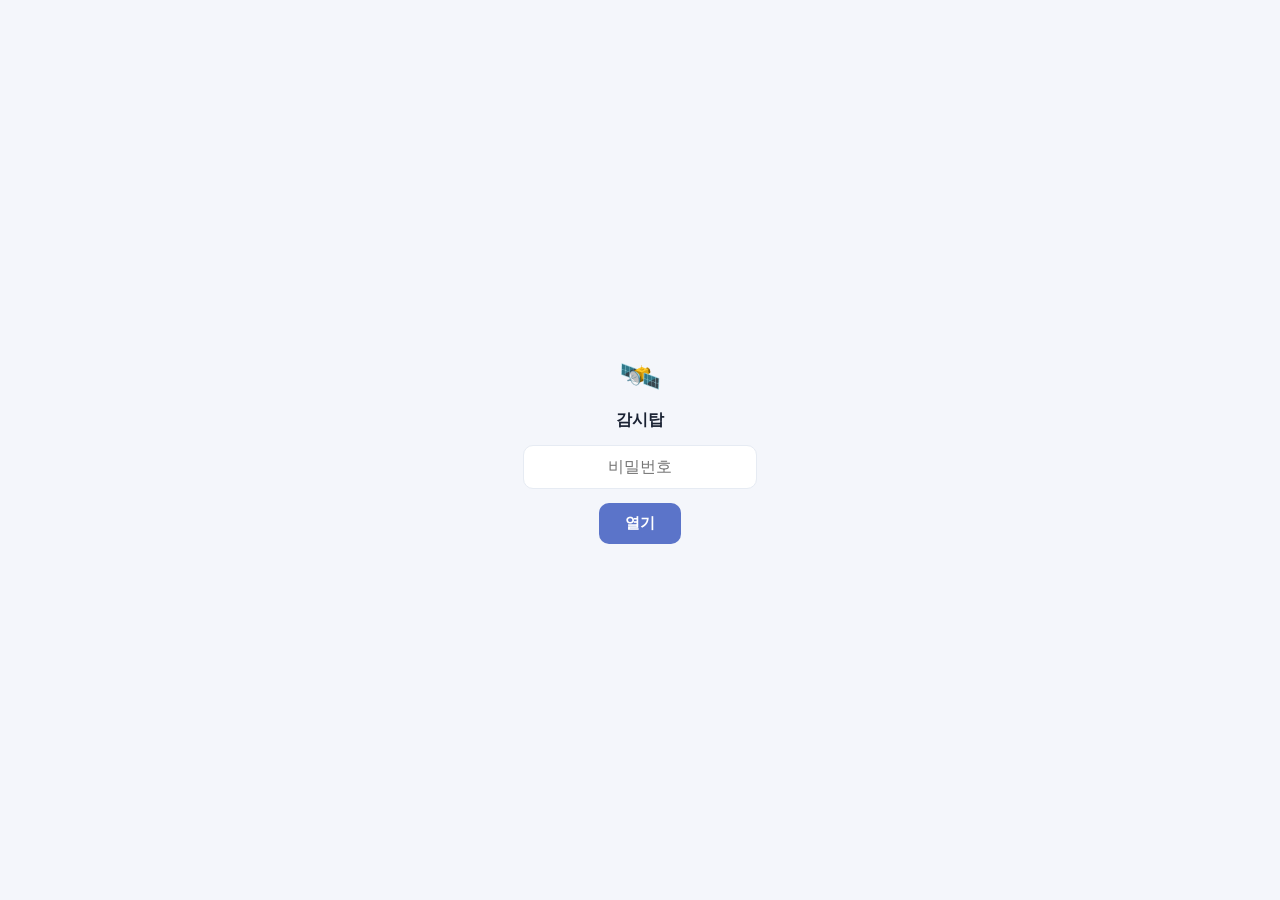
<file: watchtower.html>
<!DOCTYPE html><html lang="ko"><head>
<meta charset="utf-8"><meta name="viewport" content="width=device-width,initial-scale=1">
<meta name="theme-color" content="#0b1220">
<title>🛰️ 감시탑</title>
<style>
:root{--bg:#f4f6fb;--card:#fff;--tx:#1a2233;--sub:#66738c;--line:#e6ebf3;
 --g:#1ca672;--gb:#e3f7ee;--y:#d98a00;--yb:#fdf1d9;--r:#e23b3b;--rb:#fde5e5;
 --q:#5b74c9;--qb:#e8edfb;--u:#9aa5b8;--ub:#eef1f6;}
@media(prefers-color-scheme:dark){:root{--bg:#0b1220;--card:#151d2e;--tx:#e8edf6;--sub:#93a0b8;--line:#243049;
 --gb:#0f2c22;--yb:#2e2410;--rb:#331717;--qb:#1a2340;--ub:#1b2334;}}
:root[data-theme=dark]{--bg:#0b1220;--card:#151d2e;--tx:#e8edf6;--sub:#93a0b8;--line:#243049;--gb:#0f2c22;--yb:#2e2410;--rb:#331717;--qb:#1a2340;--ub:#1b2334;}
:root[data-theme=light]{--bg:#f4f6fb;--card:#fff;--tx:#1a2233;--sub:#66738c;--line:#e6ebf3;--gb:#e3f7ee;--yb:#fdf1d9;--rb:#fde5e5;--qb:#e8edfb;--ub:#eef1f6;}
*{box-sizing:border-box}body{margin:0;background:var(--bg);color:var(--tx);
 font-family:-apple-system,BlinkMacSystemFont,"Segoe UI",Roboto,"Malgun Gothic",sans-serif;padding:16px;max-width:760px;margin:0 auto}
.hd{display:flex;align-items:center;gap:10px;flex-wrap:wrap;margin-bottom:4px}
.hd h1{font-size:20px;margin:0}.sub{color:var(--sub);font-size:12px;margin-bottom:14px}
.chips{display:flex;gap:8px;flex-wrap:wrap;margin-bottom:18px}
.chip{border-radius:20px;padding:6px 13px;font-size:13px;font-weight:700;display:flex;gap:6px;align-items:center}
.c-g{background:var(--gb);color:var(--g)}.c-y{background:var(--yb);color:var(--y)}
.c-r{background:var(--rb);color:var(--r)}.c-q{background:var(--qb);color:var(--q)}.c-u{background:var(--ub);color:var(--u)}
h2{font-size:14px;color:var(--sub);margin:22px 0 10px;font-weight:700;letter-spacing:.02em}
.grid{display:grid;grid-template-columns:1fr 1fr;gap:10px}
@media(max-width:520px){.grid{grid-template-columns:1fr}}
.card{background:var(--card);border:1px solid var(--line);border-radius:14px;padding:13px 14px;display:flex;gap:11px;align-items:flex-start}
.dot{width:11px;height:11px;border-radius:50%;margin-top:4px;flex:0 0 auto}
.d-g{background:var(--g)}.d-y{background:var(--y)}.d-r{background:var(--r)}.d-q{background:var(--q)}.d-u{background:var(--u)}
.nm{font-weight:700;font-size:14px;line-height:1.3}
.mt{color:var(--sub);font-size:11.5px;margin-top:3px}
.st{font-size:11px;font-weight:800;margin-top:4px}
.s-g{color:var(--g)}.s-y{color:var(--y)}.s-r{color:var(--r)}.s-q{color:var(--q)}.s-u{color:var(--u)}
.vrow{background:var(--card);border:1px solid var(--line);border-radius:12px;padding:11px 13px;margin-bottom:8px;font-size:13px}
.vpass{color:var(--g);font-weight:700}.vflag{color:var(--r);font-weight:700}
.ulist{background:var(--card);border:1px solid var(--line);border-radius:12px;padding:12px 14px;color:var(--sub);font-size:12.5px;line-height:1.9}
.tk{background:var(--rb);border:1px solid var(--r);border-radius:12px;padding:11px 13px;margin-bottom:8px;font-size:13px;color:var(--r);font-weight:700}
.gate{position:fixed;inset:0;background:var(--bg);display:flex;flex-direction:column;align-items:center;justify-content:center;gap:14px;z-index:99}
.gate input{padding:12px 16px;border-radius:10px;border:1px solid var(--line);background:var(--card);color:var(--tx);font-size:16px;text-align:center}
.gate button{padding:11px 26px;border-radius:10px;border:0;background:var(--q);color:#fff;font-size:15px;font-weight:700}
.foot{color:var(--sub);font-size:11px;margin-top:24px;text-align:center;line-height:1.7}
</style></head><body>
<div class="gate" id="gate"><div style="font-size:34px">🛰️</div><div style="font-weight:700">감시탑</div>
<input id="pw" type="password" placeholder="비밀번호" autocomplete="off">
<button onclick="chk()">열기</button></div>
<div id="app" style="display:none">
<div class="hd"><h1>🛰️ 감시탑</h1></div>
<div class="sub" id="sub"></div>
<div class="chips" id="chips"></div>
<div id="alerts"></div>
<h2>계측된 작업</h2><div class="grid" id="live"></div>
<h2>산출물 검수(표본)</h2><div id="verify"></div>
<h2 id="uh">미계측</h2><div class="ulist" id="uninstr"></div>
<div class="foot">토큰0 결과지표 감시 · 30분마다 자동갱신 · 문제 시 폰 푸시<br>초록=오늘 산출 · 파랑=대기(예정시각 전) · 빨강=예정시각 지났는데 무산출</div>
</div>
<script>
var DATA={"ts": "2026-11-28T08:30:02.716512", "summary": {"G": 0, "Y": 0, "R": 0, "QUEUED": 0, "UNINSTR": 6}, "jobs": {"인스타정찰_주간_일0900": {"v": "UNINSTRUMENTED"}, "콜드메일_bridge_0915": {"v": "UNINSTRUMENTED"}, "관제탑_실측발행_30m": {"v": "UNINSTRUMENTED"}, "테무운영_직원14": {"v": "UNINSTRUMENTED"}, "테무관리_직원15": {"v": "UNINSTRUMENTED"}, "광고시장조사_직원13": {"v": "UNINSTRUMENTED"}}, "verify": {"사이언_마스터": {"verdict": "PASS", "flags": [], "rows": 940, "sampled": 40, "modal_cols": 21}, "직원10_마스터": {"verdict": "SKIP", "flags": ["파일없음"], "rows": 0}, "부업_마스터": {"verdict": "PASS", "flags": [], "rows": 114, "sampled": 40, "modal_cols": 20}, "발송_로그": {"verdict": "PASS", "flags": [], "rows": 253, "sampled": 40, "modal_cols": 7}}, "verify_ts": "2026-11-27T23:30:03.431555", "tickets": [], "times": {"키워드_발굴_0720": ["07:20"], "직원6_부업_5회": ["04:30", "16:00"], "직원6_부업_해외": ["05:00", "21:00"], "학원DB_추출_02": ["02:00"], "직원13_콜드메일발송_11": ["11:00"], "인스타정찰_주간_일0900": ["09:00"], "콜드메일_bridge_0915": ["09:15"], "학원DB_시트동기화_2h": ["09:00", "11:00", "13:00", "15:00", "17:00", "19:00", "21:00", "23:00"], "관제탑_실측발행_30m": ["*/30"], "테무운영_직원14": ["19:00", "22:00"], "테무관리_직원15": ["on-demand"], "광고시장조사_직원13": ["on-demand"]}};
function chk(){if(document.getElementById('pw').value==='5todghkfrhks!'){sessionStorage.wt=1;show()}else{document.getElementById('pw').value=''}}
function show(){document.getElementById('gate').style.display='none';document.getElementById('app').style.display='block';render()}
if(sessionStorage.wt)show();
var LB={GREEN:['정상','g'],YELLOW:['주의','y'],RED:['문제','r'],QUEUED_WAIT:['대기','q'],UNINSTRUMENTED:['미계측','u'],SKIP:['휴무','u']};
function render(){
 var s=DATA.summary||{};
 document.getElementById('sub').textContent='마지막 갱신 '+ (DATA.ts||'').replace('T',' ').slice(0,16);
 var ch=[['정상',s.G,'g'],['대기',s.QUEUED,'q'],['주의',s.Y,'y'],['문제',s.R,'r'],['미계측',s.UNINSTR,'u']];
 document.getElementById('chips').innerHTML=ch.map(function(x){return '<div class="chip c-'+x[2]+'">'+x[0]+' '+(x[1]||0)+'</div>'}).join('');
 // 복구 티켓
 var tk=DATA.tickets||[];
 document.getElementById('alerts').innerHTML=tk.length?tk.map(function(t){return '<div class="tk">⚠ 자가복구 대기: '+t.job+' (시도 '+t.attempt+')</div>'}).join(''):'';
 // 계측 카드
 var live='',un=[];
 Object.keys(DATA.jobs).forEach(function(k){
  var v=DATA.jobs[k].v;var lb=LB[v]||[v,'u'];
  if(v==='UNINSTRUMENTED'||v==='SKIP'){un.push(k);return}
  var t=(DATA.times[k]||[]).join(' ');
  live+='<div class="card"><div class="dot d-'+lb[1]+'"></div><div><div class="nm">'+k+'</div>'+
        (t?'<div class="mt">'+t+'</div>':'')+'<div class="st s-'+lb[1]+'">'+lb[0]+'</div></div></div>';
 });
 document.getElementById('live').innerHTML=live||'<div class="mt">계측된 작업 없음</div>';
 // 검수
 var vr=DATA.verify||{},vh='';
 Object.keys(vr).forEach(function(k){var r=vr[k];
  if(r.verdict==='PASS')vh+='<div class="vrow"><span class="vpass">✓ '+k+'</span> · '+r.rows+'행 표본검사 통과</div>';
  else if(r.verdict==='FLAG')vh+='<div class="vrow"><span class="vflag">⚑ '+k+'</span> · '+(r.flags||[]).join(' / ')+'</div>';
  else vh+='<div class="vrow" style="color:var(--sub)">− '+k+' · '+(r.flags||['건너뜀']).join(' ')+'</div>';
 });
 document.getElementById('verify').innerHTML=vh||'<div class="mt">검수 결과 없음</div>';
 // 미계측
 document.getElementById('uh').textContent='미계측 ('+un.length+')';
 document.getElementById('uninstr').textContent=un.length?un.join(' · '):'없음';
}
</script></body></html>
</file>
